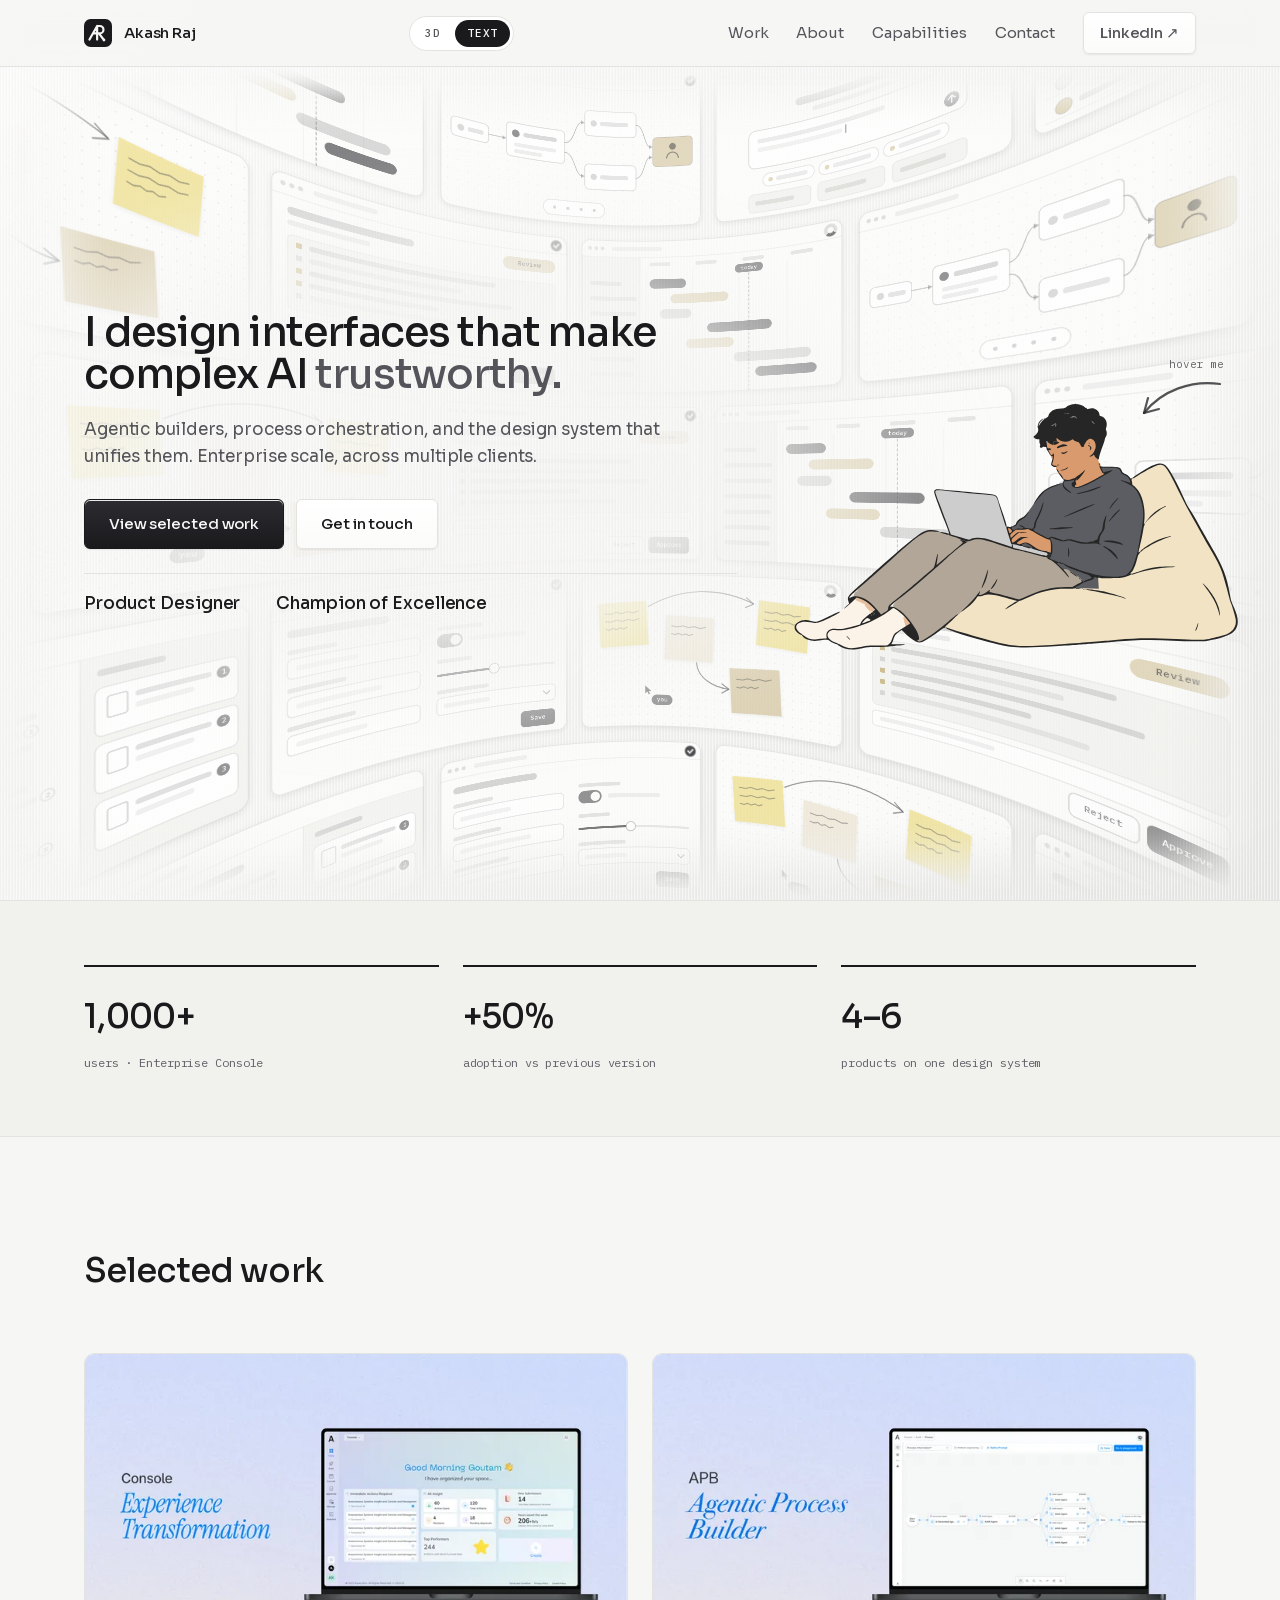
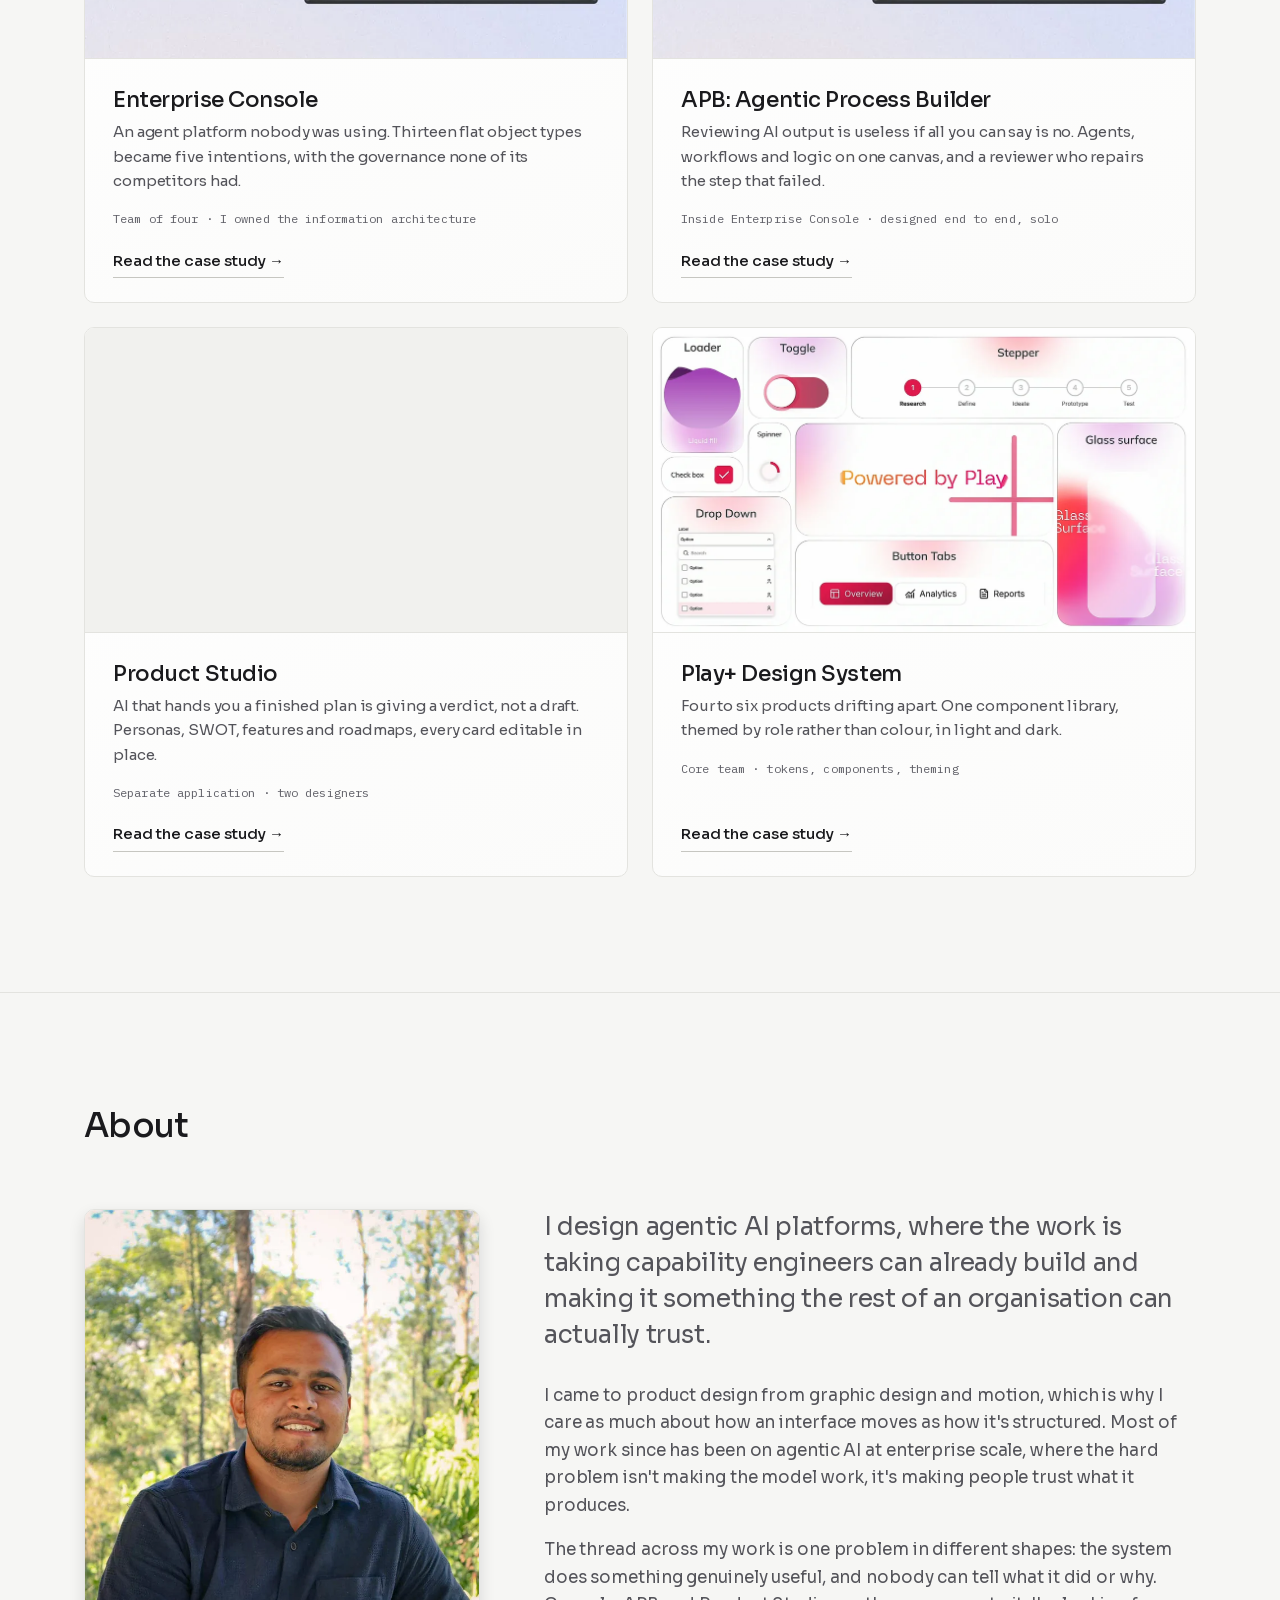
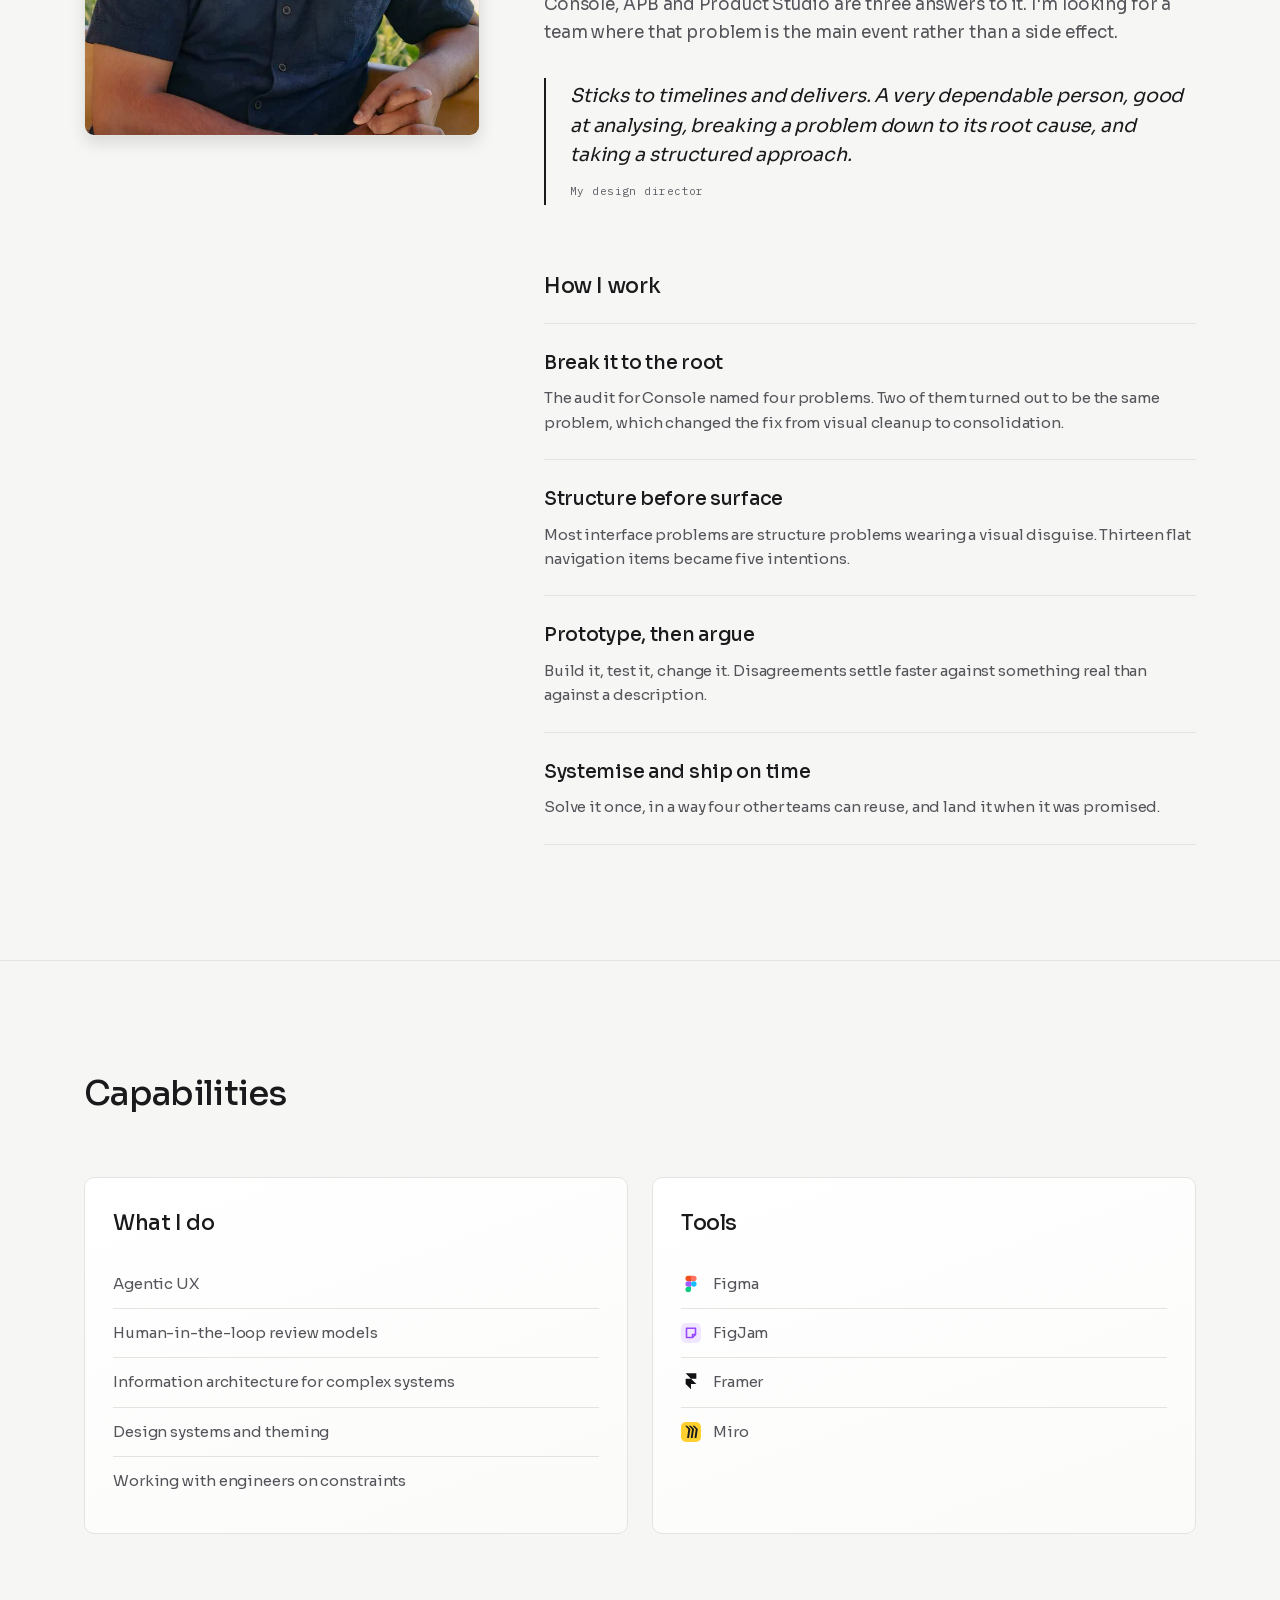
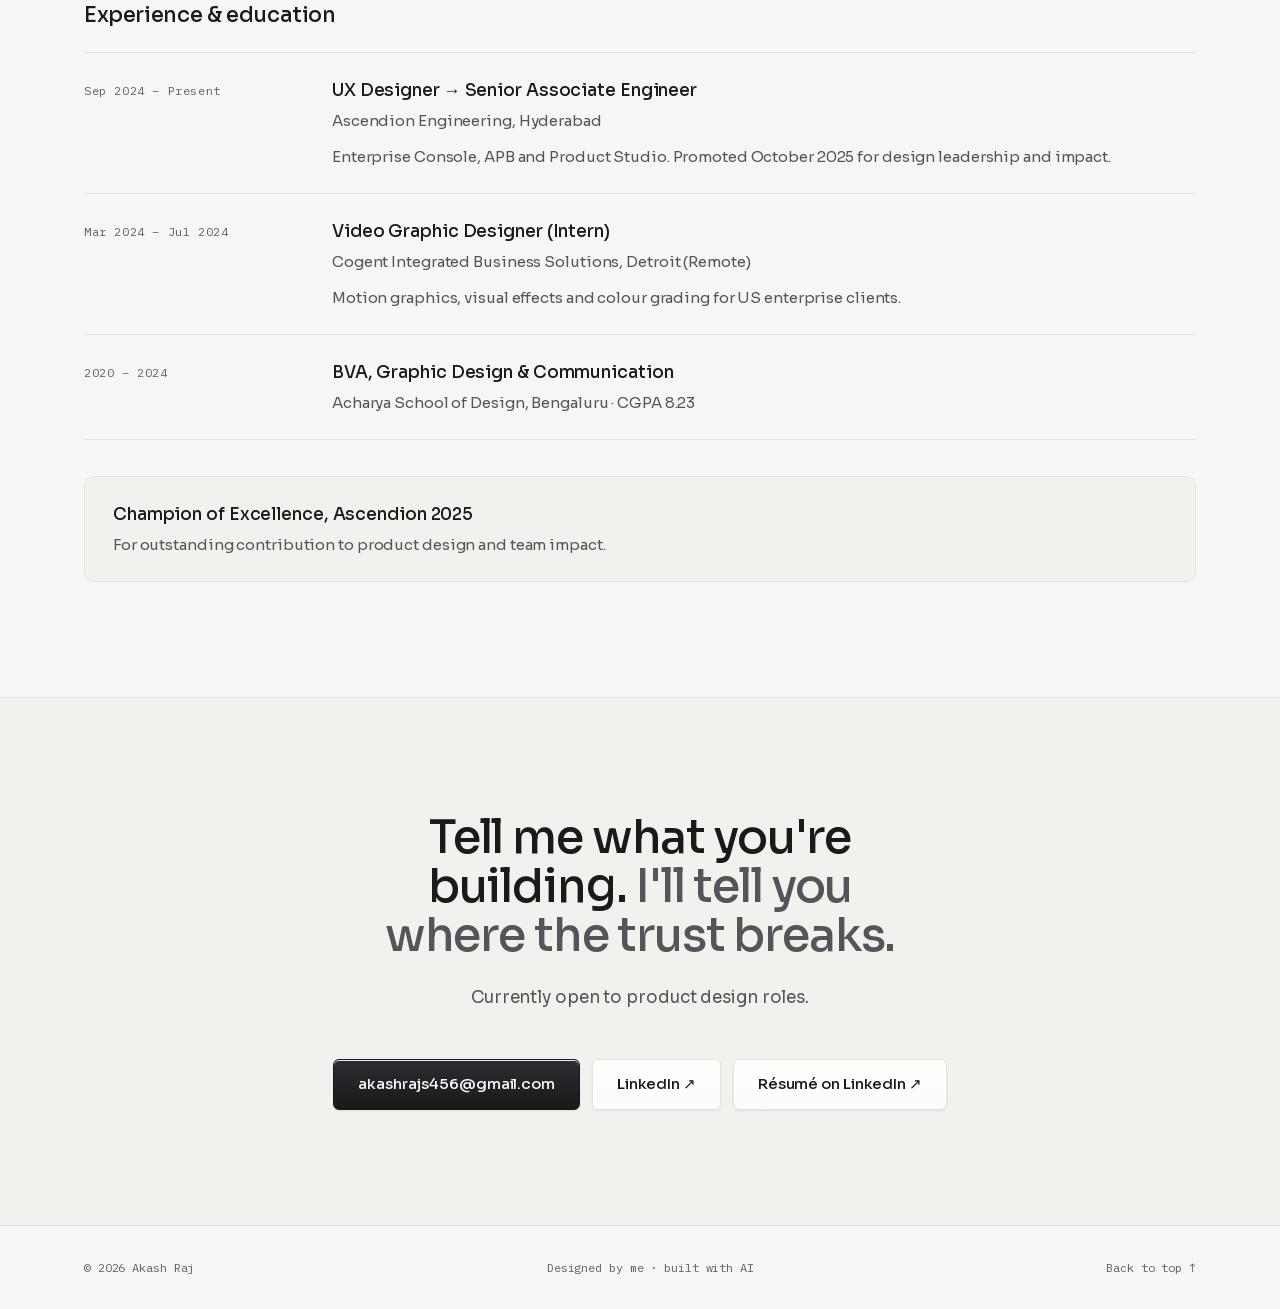
<file: index.html>
<!doctype html>
<html lang="en">
<head>
<meta charset="utf-8">
<meta name="viewport" content="width=device-width, initial-scale=1">
<meta name="color-scheme" content="only light">
<title>Akash Raj · Product Designer, Agentic AI</title>
<meta name="description" content="UX designer building AI-first product experiences at enterprise scale. Agentic workflows, Human-in-the-Loop patterns, and the design system that unifies them.">
<link rel="canonical" href="https://evangelakash.github.io/akash-portfolio/">
<link rel="icon" href="favicon.svg" type="image/svg+xml">
<link rel="apple-touch-icon" href="apple-touch-icon.png">
<meta name="theme-color" content="#F6F6F4">
<meta name="author" content="Akash Raj">
<meta property="og:type" content="website">
<meta property="og:site_name" content="Akash Raj">
<meta property="og:title" content="Akash Raj · Product Designer, Agentic AI">
<meta property="og:description" content="I design interfaces that make complex AI trustworthy. Agentic builders, process orchestration, and the design system that unifies them, at enterprise scale.">
<meta property="og:url" content="https://evangelakash.github.io/akash-portfolio/">
<meta property="og:image" content="https://evangelakash.github.io/akash-portfolio/og-cover.png">
<meta property="og:image:width" content="1200">
<meta property="og:image:height" content="630">
<meta property="og:image:alt" content="Enterprise Console after the redesign, shown on a laptop.">
<meta name="twitter:card" content="summary_large_image">
<meta name="twitter:title" content="Akash Raj · Product Designer, Agentic AI">
<meta name="twitter:description" content="I design interfaces that make complex AI trustworthy. Agentic builders, process orchestration, and the design system that unifies them, at enterprise scale.">
<meta name="twitter:image" content="https://evangelakash.github.io/akash-portfolio/og-cover.png">
<link rel="preload" href="fonts/Sora-300-latin.woff2" as="font" type="font/woff2" crossorigin>
<link rel="preload" href="fonts/Literata-400-latin.woff2" as="font" type="font/woff2" crossorigin>
<link rel="stylesheet" href="style.css?v=62">
<script>document.documentElement.className+=" js";</script>
<script>
/* keeps the heavy files (the 3D house above all) on disk between visits; this host expires them in ten minutes */
if ('serviceWorker' in navigator) addEventListener('load', () => navigator.serviceWorker.register('sw.js').catch(() => {}));
</script>
</head>
<body id="top">

<svg width="0" height="0" style="position:absolute" aria-hidden="true" focusable="false"><defs>
  <pattern id="tp-scatter" patternUnits="userSpaceOnUse" width="22" height="16">
    <rect width="22" height="16" fill="var(--tape)"/>
    <path d="M4 11 l3.1-5 3.1 5 Z M15.5 5.4 l2.4-3.9 2.4 3.9 Z" fill="var(--paper)" opacity=".85"/>
    <circle cx="17.4" cy="11.6" r="1.35" fill="var(--paper)" opacity=".7"/>
    <circle cx="8.8" cy="3" r="1" fill="var(--paper)" opacity=".55"/>
  </pattern>
</defs></svg>


<a class="skip" href="#main">Skip to content</a>
<header class="nav">
  <div class="container nav__inner">
    <a class="nav__mark" href="#top">
      <svg class="logo" viewBox="0 0 64 64" aria-hidden="true" focusable="false"><rect class="logo__tile" width="64" height="64" rx="15"/><path class="logo__ink" d="M12.5 47 L30 16 V47 M30 16 H36 A8.5 8.5 0 0 1 36 33 H21.6 M34 33 L43.4 45.2"/><circle class="logo__node" cx="45.6" cy="48" r="3.2"/></svg>
      <span class="nav__name">Akash Raj</span>
    </a>
    <nav class="view-toggle" aria-label="Page view">
      <a href="3d.html">3D</a>
      <a href="index.html" aria-current="page">Text</a>
    </nav>
    <nav class="nav__links" aria-label="Primary">
      <a href="#work">Work</a>
      <a href="#about">About</a>
      <a href="#capabilities">Capabilities</a>
      <a href="#contact">Contact</a>
      <a class="btn btn--sm" href="https://www.linkedin.com/in/evangelakash" target="_blank" rel="noopener">LinkedIn ↗</a>
    </nav>
      <details class="nav__menu">
        <summary aria-label="Menu"><span></span><span></span></summary>
        <div class="nav__sheet">
          <a href="#work">Work</a>
          <a href="#about">About</a>
          <a href="#capabilities">Capabilities</a>
          <a href="#contact">Contact</a>
          <a class="nav__sheet-narrow" href="https://www.linkedin.com/in/evangelakash" target="_blank" rel="noopener">LinkedIn ↗</a>
        </div>
      </details>
  </div>
</header>

<main id="main" tabindex="-1">

<!-- ===================== HERO ===================== -->
<section class="hero">
  <div class="container">
    <div class="hero__grid">
      <div>
        <h1 class="hero__title reveal" style="--d:80ms">
          I design interfaces that make complex AI <em>trustworthy.</em>
        </h1>
        <p class="hero__lede reveal" style="--d:160ms">
          Agentic builders, process orchestration, and the design system that
          unifies them. Enterprise scale, across multiple clients.
        </p>
        <div class="btn-row reveal" style="--d:240ms">
          <a class="btn btn--key" href="#work">View selected work</a>
          <a class="btn" href="#contact">Get in touch</a>
        </div>
        <ul class="hero__meta reveal" style="--d:320ms">
          <li><b>Product Designer</b></li>
          <li><b>Champion of Excellence</b></li>
        </ul>
      </div>

      <div class="stack reveal" style="--d:400ms" aria-hidden="true" data-phase="idle">
        <div class="plane" data-px="6" data-py="5" data-s="-24">
          <svg class="scene" viewBox="0 0 1250 1060" preserveAspectRatio="xMidYMid meet">
<g class="hb-bag"><path class="hb-cream" d="M1000.2 533C989.9 536.6 978 542 978 543.1C978 543.5 977 544.2 975.8 544.6C974.6 544.9 973 545.9 972.2 546.6C971.5 547.4 970.2 548 969.4 548C968.6 548 968 548.3 968 548.8C968 549.2 964.5 551.3 960.3 553.5C956 555.7 952.4 557.8 952.2 558.2C952 558.7 951.2 559 950.4 559C949.6 559 949 559.4 949 559.8C949 560.2 947.4 561.2 945.5 561.9C943.6 562.6 942 563.5 942 563.9C942 564.3 940.2 565.6 938 566.9C933.5 569.4 933.3 570.5 935.4 580.4C936.2 584.1 937.3 586.8 938.4 587.4C939.4 588 942.5 590.9 945.4 593.9C948.2 596.9 951.1 599.9 951.8 600.6C952.4 601.3 953 602.3 953 602.8C953 603.4 953.3 604 953.8 604.2C955.9 605.1 966 630.8 966 635.2C966 636.2 966.4 637 966.9 637C968.1 637 969.3 656.8 969.1 672.9C969 683 969.2 686.5 970.2 687.1C971.2 687.8 971 688.8 969.3 692.2C968.1 694.6 966.6 700.1 966 704.5C965.3 708.9 963.7 717.8 962.4 724.4C961.1 730.9 960 737.5 960 738.9C960 740.3 958.6 745.5 957 750.4C953.7 760.1 953.1 767 955.4 767C957.4 767 956.3 770.6 953.6 772.8C952 774.1 950.7 777.6 948.6 786.5C947.1 793.1 944.8 800.7 943.5 803.5C942.2 806.2 940.3 810.6 939.1 813.2C938 815.9 936.6 818 936.1 818C935.5 818 935 819.8 935 822C935 825 935.4 826 936.6 826C939.1 826 937.2 827.8 934 828.5C932.3 828.9 931 829.6 931 830.1C931 830.6 929.7 831 928.1 831C926.5 831 925 831.4 924.8 831.8C924.7 832.3 920 833.7 914.5 835.1C905.4 837.2 902.2 837.5 879 837.6C853.7 837.7 839.4 838.5 837.5 840C837 840.4 833.4 841.3 829.5 842C820.9 843.5 810 846.9 808.2 848.6C807.5 849.4 804.7 850.6 801.9 851.4C799.2 852.2 794.2 854.4 790.9 856.1C784.9 859.3 784.8 859.4 785.2 863.3L785.6 867.3L765.5 866.6C725.7 865.3 700.2 870.8 650.8 891.4C643.4 894.5 637 897 636.5 897C636.1 897 632.6 898.8 628.8 901C620.4 905.8 621 905.8 621 901.5C621 898.2 620.8 898 617.7 898C615.9 898 614 897.6 613.4 897.1C612.9 896.6 607.8 895 602.1 893.6C596.3 892.1 591.1 890.5 590.6 890.1C589.1 888.9 574.9 885.2 566.5 883.9C557.2 882.3 535 881.6 535 882.8C535 884.3 530 886 523.6 886.6C517.6 887.1 513 888.6 513 890.1C513 892 497.7 908.6 490 915.1C485.9 918.5 482.4 921.7 482.2 922.1C482 922.6 481.2 923 480.4 923C479.6 923 479 923.4 479 924C479 924.5 478.6 925 478 925C474.9 925 462.1 935.2 451.7 945.9C445.3 952.5 439.7 958 439.4 958C439.1 958 436.4 960.1 433.4 962.7C428.8 966.8 428 968 428 971C428 974.9 431.1 976.5 444.4 979.7C447.7 980.4 450.9 981.4 451.4 981.9C452.4 982.6 457.4 984 464.5 985.5C466.2 985.9 468.9 986.8 470.5 987.5C474.6 989.4 526 1004 528.5 1004C529.7 1004 531 1004.4 531.6 1004.9C532.6 1005.8 550.5 1010.8 563 1013.6C567.1 1014.6 571.2 1015.7 572 1016.1C574 1017 589.2 1020 595.5 1020.7C598.3 1021 601 1021.6 601.5 1022C603.8 1023.9 634 1025.3 660.5 1024.7C694.1 1024 835.2 1014 896 1008C950.7 1002.5 994.6 1002.3 1081 1007.1C1116.3 1009 1149.6 1007.2 1157.2 1003C1158.2 1002.4 1160.1 1002 1161.4 1002C1165.8 1002 1191.4 995 1197.5 992.1C1207 987.6 1215.6 979.8 1216.7 974.7C1217 973.2 1217.6 972 1218 972C1219.6 972 1221.3 958.8 1220.6 952.2C1219.8 944.3 1217.6 935.4 1215.5 931.4C1214.7 929.8 1214 928 1214 927.3C1214 925.5 1205.9 901.6 1204.9 900.4C1204.4 899.8 1203.6 897.3 1203.1 894.9C1201.4 886.5 1191.8 849.4 1188.3 838C1182.3 818.2 1169.3 786.6 1166.1 784C1165.8 783.7 1164.2 780.9 1162.5 777.8C1160.9 774.6 1159.2 772 1158.8 772C1158.4 772 1157.8 771 1157.4 769.7C1157 768.5 1151.9 759.5 1146.1 749.7C1140.3 739.8 1133.7 728.5 1131.5 724.4C1129.3 720.4 1127 716.3 1126.3 715.3C1125.6 714.3 1122.3 708.1 1118.9 701.5C1115.5 694.9 1112.4 689.3 1112.1 689C1111.8 688.7 1109.9 685.5 1108 681.8C1106.1 678 1104.2 675 1103.8 675C1103.3 675 1103 674.5 1103 673.8C1103 672.8 1094.3 657.1 1093 656C1092.7 655.7 1090.3 650.8 1087.5 645C1081.9 633.3 1075.2 621.2 1073.3 619.2C1072.6 618.5 1072 617.2 1072 616.4C1072 615 1043.3 557 1042.1 556C1041.7 555.7 1040.8 554.2 1040 552.6C1037.1 547 1036.5 546 1035.8 546C1035.3 546 1035 545.5 1035 545C1035 544.4 1034.1 543 1033 541.8C1031.9 540.6 1031 539.1 1030.9 538.6C1030.9 537 1025.3 532.9 1021.2 531.4C1015.4 529.3 1009.2 529.8 1000.2 533ZM1022.5 809C1022.2 809.5 1021 810 1019.9 810C1018.8 810 1018.2 809.5 1018.5 809C1018.8 808.4 1020 808 1021.1 808C1022.2 808 1022.8 808.4 1022.5 809ZM1013.5 810C1013.2 810.5 1011.5 811 1009.9 811C1008.1 811 1007.1 810.6 1007.5 810C1007.8 809.4 1009.5 809 1011.1 809C1012.9 809 1013.9 809.4 1013.5 810ZM1005.5 811C1005.2 811.5 1004 812 1002.9 812C1001.8 812 1001.2 811.5 1001.5 811C1001.8 810.4 1003 810 1004.1 810C1005.2 810 1005.8 810.4 1005.5 811ZM999.5 812C999.2 812.5 998 813 996.9 813C995.8 813 995.2 812.5 995.5 812C995.8 811.4 997 811 998.1 811C999.2 811 999.8 811.4 999.5 812ZM993.5 813C993.2 813.5 992.2 814 991.4 814C990.6 814 990.2 813.5 990.5 813C990.8 812.4 991.8 812 992.6 812C993.4 812 993.8 812.4 993.5 813ZM987.5 814C987.2 814.5 986.4 815 985.9 815C985.3 815 985.2 814.5 985.5 814C985.8 813.4 986.6 813 987.1 813C987.7 813 987.8 813.4 987.5 814ZM981 815.8C981 816.6 966.8 820.1 966.1 819.4C965.2 818.6 967.1 817.8 972.7 816.5C980.1 814.9 981 814.8 981 815.8ZM851.3 874.1C854.4 874.8 857 875.7 857 876.2C857 876.8 856.2 876.9 855.3 876.5C854.3 876.2 850.5 875.6 846.8 875.3C843 875 840 874.3 840 873.9C840 872.7 844.6 872.8 851.3 874.1ZM885.5 883.2C886.9 883.8 886.1 883.9 883 883.5C880.5 883.2 878.1 882.4 877.5 881.8C876.4 880.7 882 881.6 885.5 883.2ZM1160 893.1C1160 893.6 1159.6 894 1159 894C1158.5 894 1158 893.3 1158 892.4C1158 891.6 1158.5 891.2 1159 891.5C1159.6 891.8 1160 892.5 1160 893.1ZM1171.5 918.9C1171.8 919.4 1171.6 920.1 1171 920.5C1170.5 920.8 1170 920.4 1170 919.6C1170 917.8 1170.6 917.5 1171.5 918.9ZM207.7 902.7C207.3 903 207 904.8 207 906.7C207 909.9 207.1 910 211 910L215 910L215 906C215 902.1 214.9 902 211.7 902C209.8 902 208 902.3 207.7 902.7ZM217 923.8C217 925.4 217.7 928.7 218.6 931.3C220.5 936.8 223.9 937.6 229.1 933.9C234 930.5 233.2 926.1 227.1 923.2C220.2 920 217 920.2 217 923.8Z"/><path class="hb-ink" d="M1006.4 527.5C994.2 530.1 977.4 538.9 950.3 556.8C943.1 561.6 937.1 566.1 937.1 566.7C937 568.7 938 568.3 945.5 563.9C1000.6 531.5 1011.4 527 1021.8 532.4C1029.1 536.1 1039.2 552.9 1060.4 596C1075.8 627.2 1090.2 654.6 1104.1 679C1109.9 689.2 1118.2 704 1122.5 712C1130.4 726.6 1134.2 733.2 1155.5 769.5C1176.5 805.3 1182.9 821.3 1194.4 866.6C1200.1 889.1 1204.3 904 1205.9 907.5C1208.8 913.6 1218 944.6 1218.8 950.7C1221.4 969.5 1212.1 984.2 1192.8 992.3C1188.5 994.1 1162.4 1000.8 1146.5 1004.2C1132.7 1007.1 1104.2 1007.3 1056 1004.7C985.9 1001 948.9 1001.5 897 1006.5C861.3 1010 833 1012.2 752.5 1018C618.7 1027.6 615.5 1027.4 523.6 1001.4C467.7 985.5 439.7 977.1 430.8 973.5C429.7 973.1 429 973.2 429 973.9C429 980.9 563.4 1020.4 604.5 1025.4C630.5 1028.6 668.5 1028.3 726 1024.5C784.5 1020.6 797 1019.7 832.5 1016.9C853.4 1015.3 881.1 1012.9 894.1 1011.5C939.5 1006.8 995.7 1005.9 1047.5 1009C1082.4 1011.1 1126.6 1011.4 1140 1009.6C1172.6 1005.2 1202.2 995.3 1212.9 985C1228.1 970.4 1228.3 951.4 1213.6 917.7C1206.2 900.7 1205.4 898.2 1203 883.5C1195.3 835.7 1184 806.5 1153.2 754.4C1146.1 742.2 1135.1 723.1 1128.9 711.9C1114.5 685.8 1104.4 668.3 1095.7 654.5C1085.5 638.4 1085.8 639.1 1076.5 618.5C1051.3 563.2 1034.3 534.4 1024 529.4C1017.9 526.4 1013.6 525.9 1006.4 527.5ZM1021.9 645C1005.3 651.7 989.9 664.3 976.7 682C974.1 685.4 972.2 688.5 972.5 688.8C972.8 689.1 973.8 688.3 974.6 686.9C981.7 676.2 1017 647.8 1028.3 643.7C1029 643.5 1029.3 643 1029 642.8C1028.7 642.5 1025.5 643.5 1021.9 645ZM1030 727.1C1015.9 730.8 999.5 737.7 985.6 746.1C973.2 753.4 959 764.4 959 766.5C959 768.6 960.4 768.4 962.6 765.9C971 756.5 1011.7 735.3 1036 727.5C1041.1 725.9 1044.7 723.9 1042.5 724C1041.9 724.1 1036.3 725.4 1030 727.1ZM1005 808.5C986.8 811.2 971.6 815 955.5 820.9C951.1 822.6 945.4 824.2 942.9 824.5C938.7 825 933.8 828.2 935.2 829.5C935.4 829.8 938.8 828.9 942.7 827.5C968.4 818.6 1009 811.1 1041.8 809.4C1049 809 1054.7 808.3 1054.4 807.9C1053.6 806.6 1014.7 807 1005 808.5ZM832.7 836.6C831.8 837.5 831.8 842 832.7 842C835.7 842 845.9 839.6 845.5 839C845.3 838.6 843.3 838 841.3 837.6C839.2 837.3 836.6 836.7 835.5 836.4C834.4 836.1 833.1 836.2 832.7 836.6ZM1128 852.3C1128 852.6 1131.5 857.3 1135.7 862.7C1147.4 877.6 1158.2 894.7 1163.8 907.2C1168.7 918 1174 934.1 1174 938.1C1174 939.1 1174.5 940.2 1175.1 940.6C1176.9 941.6 1175.2 929.1 1172.4 919C1167.9 903.4 1157.7 885 1145 869.5C1138.9 862.2 1128 851.1 1128 852.3ZM784.3 865.6C781 867.1 783.7 868 791.2 868C796.3 868 799 867.6 798.5 867.1C797.3 866 786.1 864.8 784.3 865.6ZM800.5 867.9C801.1 868.5 803.1 869.3 805 869.6C807.4 870.1 808.2 869.9 807.5 869.2C807 868.7 804.9 867.9 803 867.5C800.5 867 799.8 867.1 800.5 867.9ZM809.2 869.6C809.6 869.9 818.9 871.7 830.1 873.6C856.8 878.1 906 889.6 917.6 894C918.9 894.5 920 894.6 920 894.2C920 892.5 876.4 878.8 857.4 874.6C838.3 870.4 806.7 867.1 809.2 869.6ZM613.1 907C603.3 912.9 589.7 923 590.4 923.8C590.7 924 595.8 921.4 601.7 917.8C607.7 914.2 616 909.4 620.3 907.1C629 902.3 629.3 902 624.7 902C622.4 902 618.6 903.6 613.1 907ZM226 936.5C226 940.7 228.5 941.2 233.1 937.9C237.6 934.7 236.9 933 231 933L226 933L226 936.5ZM1115.7 962C1115.3 962.8 1114.2 966 1113.2 969C1112.2 972 1110.5 976.2 1109.6 978.4C1107.5 983 1109.5 983 1112.2 978.4C1114.3 974.9 1117.3 963.4 1116.7 961.7C1116.4 960.9 1116.1 961 1115.7 962Z"/></g>
<g class="hs-lean"><g class="hs-breathe">
<g class="hs-head-tilt"><g class="hs-head">
<path class="hb-skin" d="M750 552L808 532L850 526L856 590L810 606L756 600Z"/><path class="hb-skin" d="M729 461L729 465L725 465L721 465L721 469C721 473.9 719.1 474.3 713.6 470.5C711.6 469.1 708.5 468 706.8 468L703.7 468L704.4 475.2C705.3 484.7 705.8 486 708 486C709 486 710.2 486.4 710.5 487C710.8 487.5 710.4 488 709.6 488C707.1 488 707.6 493.2 710.7 499.5C712.2 502.5 713.9 505 714.6 505C715.2 505 716 506.8 716.4 509C716.9 512.1 717.5 513 719 513C721.4 513 721.5 514.4 719.5 520C716.1 529.5 718.4 535 725.6 535C728.3 535 728.8 535.4 729.4 538.1C730.4 543.5 735.1 552.9 737.5 554.4C738.8 555.2 741.9 559.3 744.5 563.4C749.8 571.9 753 574 760.9 574C767.7 574 779.4 569.5 789 563.1C793.1 560.4 796.7 558.4 796.9 558.6C797.9 559.5 791.2 566.6 786.7 569.4L781.8 572.4L782.3 578.2C782.7 582.6 782.5 584 781.3 584.4C780.3 584.8 780 586.2 780.2 588.7L780.5 592.5L787 592.4C796.8 592.2 816.2 583.5 848.9 564.9C861.1 557.9 862.6 555.4 857.9 550.4C855.7 548 848 530.9 848 528.3C848 525.8 845.7 520 844.7 520C844.3 520 844.1 519.2 844.5 518.1C845.3 515.6 843.4 511 841.6 511C840.7 511 839 509.2 837.8 507C836.5 504.8 834.7 503 833.8 503C831.5 503 831.5 503.1 835.3 495.8C839.7 487.2 840.1 470.7 836 464.8C829.8 455.6 816 455.6 810.4 464.7C809.5 466.2 807.9 468.7 806.9 470.1C806 471.5 804.7 474.6 804 476.9C802.7 481.7 801.7 482 799.7 478.2C794.1 467.7 793.6 467 789.7 466.4C787.7 466 783.9 464.4 781.5 462.9C775.9 459.3 772.5 459.3 766.9 462.5C758.1 467.5 740.8 465 736.6 458.1C736.2 457.5 734.3 457 732.4 457C729.1 457 729 457.1 729 461Z"/><path class="hb-hairhi" d="M781.3 364.7C782.2 364.9 783.6 364.9 784.3 364.7C784.9 364.4 784.2 364.2 782.5 364.2C780.9 364.2 780.3 364.4 781.3 364.7ZM745.8 376.7C747 376.9 748.8 376.9 749.8 376.7C750.7 376.4 749.7 376.2 747.5 376.3C745.3 376.3 744.5 376.5 745.8 376.7ZM752.5 389.9C751.3 390.4 752.8 390.7 756.6 390.7C759.8 390.7 763.5 391.2 764.8 391.9C766 392.5 767 392.7 767 392.2C767 389.7 757.1 388.1 752.5 389.9ZM707.7 397.9C707.3 399.6 707.4 400 708.2 399.2C708.7 398.7 709 397.6 708.8 396.9C708.5 396.1 708.1 396.6 707.7 397.9ZM773.5 399.5C770.2 400.9 767.4 402 767.3 402C767.1 402 767 402.4 767 403C767 403.5 768.9 403 771.3 402C778 398.9 781.4 399.3 784 403.6C786.8 408 787.8 407.4 785.4 402.8C784.4 401 783.6 399 783.5 398.5C783.5 396.6 779.5 397 773.5 399.5ZM697 404C697 404.4 697.7 404.7 698.5 404.6C700.8 404.3 701.1 403.4 699 403.3C697.9 403.2 697 403.5 697 404ZM826.6 413.4C828.3 414.2 830.9 416.3 832.3 418.1C835.3 421.9 835.8 421.4 833.5 417C831.8 413.7 829.2 412 825.8 412C823.8 412.1 823.8 412.2 826.6 413.4ZM723.1 420.2C720.2 422.1 716.9 425.1 715.8 427L713.8 430.5L716.2 427.9C718.5 425.2 725.7 420 727 420C727.4 420 728 421.8 728.4 423.9C728.7 426.1 729.5 428.2 730.2 428.6C731 429.1 731.1 428.8 730.7 427.6C730.3 426.6 730 423.8 730 421.4C730 416.1 729.9 416.1 723.1 420.2ZM682 424.2C682 426.1 682.2 426.2 683 425C684.3 423.1 684.3 422 683 422C682.5 422 682 423 682 424.2ZM679.2 426C679.2 427.9 679.4 428.7 679.7 427.7C679.9 426.8 679.9 425.2 679.7 424.2C679.4 423.3 679.2 424.1 679.2 426ZM674.4 448.2L672.5 450.5L674.8 448.6C676.9 446.8 677.5 446 676.7 446C676.5 446 675.5 447 674.4 448.2ZM695 481C695.8 481.5 697 482 697.5 482C698.1 482 697.8 481.5 697 481C696.2 480.5 695.1 480 694.5 480C694 480 694.2 480.5 695 481Z"/><path class="hb-hilite" d="M795 365.7C799 367.2 806.8 371.4 809 373.3C811.1 375.2 811.2 375.2 810 373.5C806.9 369.3 798.6 364.8 794.6 365.1C794 365.1 794.2 365.4 795 365.7ZM689.9 410.7C687 414.2 685.8 416 686.3 416C686.5 416 688 414.4 689.4 412.5C692.2 408.9 692.5 407.6 689.9 410.7Z"/><path class="hb-ink" d="M767.6 367.4C763.7 368.7 759.9 370.8 758.6 372.2C755.8 375.6 751.2 377 743.1 377C734.8 377 725.8 379.2 720 382.8C714.7 386.1 709 393.2 709 396.6C709 398.2 708 399.4 705.8 400.6C696.2 405.5 687.7 414 684.3 421.9C682.5 426.1 681.4 425.3 682.9 420.7C684.4 416.2 688.2 411.1 692.7 407.7C697.3 404.3 695.3 404.2 689.6 407.5C682.1 411.9 678 423.9 681 432.9C682.6 438 678.7 445.8 672.3 450.4C667.3 453.9 667.3 454 670.3 456.8C673.1 459.4 677.2 461 681.5 461C684.8 461 684.8 461.1 684.3 464.8C684 467.1 684.4 470.1 685.4 472.5C686.8 475.7 686.9 476.9 685.9 479.3C683.9 484 690.3 486.2 693.3 481.9C694.5 480.2 695.2 480 696.8 480.9C698 481.5 699.7 482 700.8 482C702.9 482 704 483.8 704 487.5C704 488.7 704.7 490.3 705.6 491C706.4 491.8 708.9 495.4 711.1 499.1C714.3 504.5 715.8 506 718.2 506.5C721.8 507.3 721.7 509.6 717.9 521.8C716.3 527.1 715.9 529.6 716.6 530.8C719.6 535.5 730.1 538.5 730.8 534.7C731.1 533.3 730.4 533 727.3 533C724.7 533 722.6 532.3 721.2 531C718.5 528.5 718.5 528.7 721.1 522.1C723.6 515.5 724.9 500.7 723.1 499.5C722.3 499.1 721.7 499.6 721.3 500.9C721 502.1 720.2 503 719.5 503C718.7 503 717.6 503.2 716.8 503.5C715.9 503.9 714.4 501.8 712.2 497.5C708.3 489.5 708.3 490 712.5 490C714.7 490 716 489.5 716 488.7C716 486.4 713.7 485 709.9 485C705.7 485 705.7 484.8 704.4 471.5L703.7 464.5L707.7 468.6C711.1 472.1 718.8 476 722.2 476C722.6 476 723 474 723 471.5L723 467L728 467C732.7 467 734.3 465.9 732 464.5C731.1 463.9 730.5 457 731.4 457C731.6 457 733.3 458.4 735.1 460.1C743.7 468.2 758.1 469.7 769.1 463.8L775 460.7L777.3 462.8C780 465.3 786.1 468 789.2 468C791 468 792.3 469.5 795.3 475C798.6 481.1 799.5 482 801.9 482C804.4 482 804.9 481.5 806 477.5C806.7 475 807.6 473 808 473C808.4 473 809.3 471.7 809.9 470.1C811.4 466.5 816.6 461.4 820.2 460.1C829.5 456.6 839.3 469 837.5 482C836.1 492 828.5 504.3 822.9 505.5C820.8 506 820.1 506.5 820.8 507.2C822.2 508.6 827.5 507.3 829.6 504.9C832 502.2 832.7 502.5 835 507C836.2 509.3 838.1 511.5 839.4 512C840.7 512.4 842 513.6 842.3 514.4C843.5 517.4 845.9 516.2 846.5 512.2C847.7 505.1 852.2 490.5 856.7 479C859.1 472.7 861.6 465.1 862.2 462C862.7 459 864.1 455.3 865.2 453.7C868.1 449.7 868.6 443 866.6 437.6C865 433.5 865 432.9 866.6 428C870.8 415 864.2 400.9 852.4 397.8C848.9 396.8 848 396.1 848 394.4C848 387 842.1 379.7 834.2 377.4C829 375.9 826.7 376 816.3 378.6C814.4 379.1 814 378.8 814 377.1C814 375.9 813.5 375 812.9 375C812.4 375 812.2 375.4 812.5 376C813.5 377.7 812 377.1 809.7 374.9C799.8 365.6 782.2 362.4 767.6 367.4ZM755.5 390C755.2 390.5 754.4 391 753.9 391C753.3 391 753.2 390.5 753.5 390C753.8 389.4 754.6 389 755.1 389C755.7 389 755.8 389.4 755.5 390ZM764.6 390.5C766.4 391.9 766.2 391.9 763 391.4C758.6 390.6 756.7 389 760.1 389C761.5 389 763.5 389.7 764.6 390.5ZM784.3 400.6C786.7 405.4 786.4 407.2 783.9 403.2C781.5 399.5 778.3 399 772.3 401.5C770.3 402.3 768.5 402.8 768.2 402.5C767.8 402.1 773.2 399.4 778 397.7C781.2 396.5 782.6 397.2 784.3 400.6ZM831.5 414.5C832.9 415.8 834 417.7 834 418.7C833.9 420.4 833.9 420.4 833 418.8C832.4 417.9 830.5 416 828.7 414.6C826.3 412.6 825.9 412 827.3 412C828.3 412 830.2 413.1 831.5 414.5ZM729.9 422.7C729.9 428.3 728.2 427.9 728.1 422.2C728 419.4 727.1 419.4 722.6 422.5C718.8 425.1 716.4 425.8 717.5 424C718.2 422.9 728 417 729.3 417C729.7 417 730 419.6 729.9 422.7ZM819.4 471.4C818.5 472.9 818 474.3 818.2 474.6C818.5 474.8 819.5 473.9 820.4 472.4C821.4 471 821.9 469.6 821.7 469.3C821.4 469.1 820.4 470 819.4 471.4ZM817.7 476.6C816.3 478 817 480 819 480C822.1 480 823.6 484.1 822 488C821.3 489.7 821 491.3 821.3 491.6C822 492.3 826 486.1 826 484.4C826 482.6 822 478 820.5 478C819.8 478 819 477.5 818.8 476.9C818.6 476.4 818.1 476.2 817.7 476.6ZM846.1 527.2C846.1 528.5 846.5 530.4 847 531.5C848.3 534.7 849.3 531 848.1 527.7C846.8 524.4 846 524.2 846.1 527.2ZM803.1 549.2C798.1 553.8 785.4 563.2 782.7 564.4C781.9 564.7 782.1 565.3 783.3 566C784.3 566.6 785 568.3 785 570C785 574.4 786.5 573.8 793.9 566.2C799.8 560.4 810 545.6 808.9 544.6C808.7 544.4 806.1 546.4 803.1 549.2ZM737 552.6C737 554.2 747.7 569 748.8 569C749.6 569 750 568.4 749.7 567.7C747.2 561.1 737 549 737 552.6ZM782.7 582.7C781.5 583.8 781.9 585 783.5 585C784.3 585 785 584.3 785 583.5C785 581.9 783.8 581.5 782.7 582.7Z"/>
<g class="hs-brow"><path class="hb-ink" d="M723 471.6L723 476.2L726.8 475.5C729.8 475 735.5 472.3 738 470.2C739.5 469 733.9 467 728.8 467L723 467L723 471.6ZM750.8 467.7C752.5 467.9 755.5 467.9 757.3 467.7C759 467.5 757.6 467.3 754 467.3C750.4 467.3 749 467.5 750.8 467.7ZM745 475.4C736 478 732 480.5 732 483.6C732 485.7 735.2 485.3 741.3 482.6C744.3 481.3 749.9 479.9 753.9 479.5C761.5 478.7 762.6 477.9 758.3 476.2C753.4 474.3 749.6 474.1 745 475.4Z"/></g>
<g class="hs-eyes-down"><path class="hb-ink" d="M756.5 494.6C753.8 496.2 751 497 747.8 497C745.1 497 743 497.4 743 497.8C743 498.8 747.5 501 749.6 501C752.2 501 758.9 497.1 760 494.9C761.7 491.9 761 491.8 756.5 494.6Z"/></g>
<g class="hs-eyes-open"><ellipse class="hb-ink" cx="751.5" cy="494" rx="5.4" ry="7"/><circle class="hb-glint" cx="749.9" cy="491.4" r="1.7"/></g>
<g class="hs-eyes-happy"><path class="hb-stroke" d="M741 499Q751.5 487 762 499"/></g>
<g class="hs-mouth-flat"><path class="hb-ink" d="M732 531C730.9 531.7 731.4 532 734.2 532C736.2 532 738.2 531.5 738.5 531C739.3 529.7 734 529.7 732 531ZM731 535C731 535.5 731.5 536 732 536C732.6 536 733 535.5 733 535C733 534.4 732.6 534 732 534C731.5 534 731 534.4 731 535ZM757.1 539.7C754.7 541.2 750 543.1 746.6 544.1L740.5 545.9L745.3 545.9C750.5 546 758.1 542.8 761.4 539.1C763.9 536.3 762.4 536.5 757.1 539.7ZM731 540.2C731 543 734.9 551 736.5 551.6C739.2 552.7 738.9 551.7 734.9 545.1C732.8 541.5 731 539.4 731 540.2Z"/></g>
<g class="hs-mouth-o"><ellipse class="hb-mouth" cx="749" cy="540" rx="5.2" ry="6.4"/></g>
<g class="hs-mouth-smile"><path class="hb-mouth" d="M735 535C742 548 756 549 764 532C754 538 744 539 735 535Z"/></g>
</g></g>
<path class="hb-hood" d="M678 758L840 766L846 868L692 862Z"/><path class="hb-hood" d="M852 539.2C852 541 853 544.9 854.2 547.8L856.5 553.2L861.9 552.6L867.3 552.1L851.4 561.6C826.9 576.3 797.7 590.1 788.1 591.6C778.8 593.1 770.9 583.5 778 579.3C780.6 577.8 781 577 780.8 574C780.4 569.7 776.7 568.9 769.2 571.4C766.7 572.3 762.1 573 758.9 573C753.6 573 753.1 573.2 750.7 576.4C748.7 578.9 747.1 579.9 743.8 580.4C738.9 581.1 727.8 585 726.9 586.2C726.6 586.6 723.7 588 720.4 589.3C711.7 592.8 696.9 600.8 693.7 603.8C690.1 607.2 676 624.6 676 625.6C676 626.8 661.2 648.7 654.6 657.4C644.5 670.5 641.9 673 634.9 676.6C627.9 680.1 623.9 684.2 621.9 689.9C621 692.5 619.5 693.7 613.9 696.2C607.7 699 607 699.5 607 702.2C607 709.4 612.1 711.8 619.5 708C622.5 706.5 625.4 706 631.7 706C639.3 706 640 705.8 640 704C640 701.6 641.3 701.4 643.1 703.6C644.1 704.8 645.6 705.1 649 704.7C651.7 704.4 654.8 704.7 656.9 705.6C658.7 706.4 661.7 707 663.6 707C666.2 707 666.9 707.4 667.2 709.2C667.7 713 702.8 732 709.1 732C713 732 715.1 735.7 717.1 746.5C719.2 757.7 715.7 781 711.9 781C711.4 781 711 782.6 711 784.5C711 788.5 712.2 789.3 724.3 793L732 795.4L732 798.9C732.1 805.3 746.9 816.1 763.5 821.9C770 824.2 778.2 829.4 784.2 835.1C786.2 837 789 839.2 790.4 840C791.8 840.7 794.3 843 796 845.1C799.8 849.9 804.1 850.3 812.2 846.5C815.1 845.2 819.9 843.5 822.8 842.9C827.9 841.7 828 841.6 828 838.2C828 835.9 827.2 833.8 825.8 832.3C822.4 828.7 823.9 828.7 837.6 832C864 838.4 909.5 838.4 922.1 832C927.3 829.3 935.5 819.9 939 812.5C944.6 800.8 953.9 770.4 955.5 758.8C956.3 753 957.9 743.8 959 738.3C969.1 690.5 971.1 667.3 967.2 644.5C962.2 615.3 953 596.8 938.2 586.3C934.6 583.7 932.2 581.4 932.8 581.2C933.5 581 934 579.4 934 577.7C934 568.3 928.5 560.8 918.8 556.6C909.5 552.6 909.6 552.7 908 547.7C904.6 537.4 900.3 536 872.3 536L852 536L852 539.2ZM859.1 703.3C858.3 704.1 858 704 858 702.9C858 700.9 859.3 699.5 859.8 701C860.1 701.7 859.7 702.7 859.1 703.3ZM845.4 738.9C844.8 742.6 844.4 743.1 842.6 742.6C841.4 742.3 838.7 742 836.6 742C832.9 742 832.8 741.9 834.4 740.2C835.3 739.1 837.8 737.7 840.1 737C842.3 736.2 844.3 735.2 844.7 734.8C845.7 733 846.1 734.8 845.4 738.9ZM885.5 739C885.8 739.5 885.7 740 885.1 740C884.6 740 883.8 739.5 883.5 739C883.2 738.4 883.3 738 883.9 738C884.4 738 885.2 738.4 885.5 739ZM890.5 740C890.8 740.5 890.7 741 890.1 741C889.6 741 888.8 740.5 888.5 740C888.2 739.4 888.3 739 888.9 739C889.4 739 890.2 739.4 890.5 740ZM894.5 741C894.8 741.5 894.7 742 894.1 742C893.6 742 892.8 741.5 892.5 741C892.2 740.4 892.3 740 892.9 740C893.4 740 894.2 740.4 894.5 741ZM640.3 743.2C638.5 744 638 745.2 638 747.9L638 751.5L648.8 754.3C663.1 757.9 664 757.9 664 753.6C664 746.8 647.7 739.6 640.3 743.2Z"/><path class="hb-ink" d="M848 534.3C848 538.5 856.2 553.5 858.8 553.8C862.5 554.4 861.5 555.2 846.7 563.5C813.8 582 793.6 591 785.4 591L780.9 591L781.6 587.2C781.9 585.2 782.9 583 783.7 582.3C784.9 581.3 784.9 580.7 783.6 577.5C781.6 572.9 781.6 573 783.6 573C784.7 573 785 572.2 784.8 569.7C784.4 565.4 782 565.2 774.4 568.5C766.4 572.1 759.1 572.8 754 570.5C749.7 568.6 747.9 569 750 571.5C751 572.7 750.9 573.7 749.2 577C744.9 585.8 750 595.4 763.4 603.4C773.9 609.7 774 607.4 763.5 599.5C751.3 590.3 747.7 583.7 751.6 577.1C753.1 574.6 753.9 574.2 755.5 574.8C758.9 576 766.3 575.3 772 573.1C776.1 571.5 777.6 571.3 778.2 572.3C779.6 574.4 779.1 575.5 776 577.3C766.7 582.8 775.1 594.7 787.5 593.7C798.2 592.8 825.4 580.4 854.5 562.9C863.9 557.3 874.1 551.4 877.3 549.7C882.7 546.9 885.1 544.2 881.3 545.3C880.3 545.5 876.6 546.5 873 547.5C869.4 548.4 864.8 549.6 862.7 550.2C860.7 550.8 858.9 551.1 858.7 550.9C858 549.8 853 538.9 853 538.5C853 538.2 861.5 538 871.8 538C898.2 538 902.7 539.5 906 549.8C907 553.1 908.3 554.8 910 555.5C918.8 559.1 924.8 562.9 927.7 566.7C930.4 570.4 933 578.4 931.7 579.6C931.5 579.8 927.3 578.5 922.4 576.6C912.8 573 906 571.4 906 572.8C906 573.3 910.2 575.3 915.3 577.3C940.2 587.2 951.3 598.7 959.4 623C970 654.8 969.5 677.1 957 736.3C955.9 741.8 954.3 751 953.5 756.8C951.9 768.4 942.6 798.8 937 810.5C933.5 817.9 925.3 827.3 920 830C907.3 836.5 865.6 836.3 838 829.6C807.4 822.2 761.2 806.3 753.5 800.5C750.3 798.2 736 793.6 736 794.9C736 796.8 740 798.9 745.3 799.9C749.4 800.6 751.7 801.7 753 803.3C756.8 808.1 776.5 816.4 806.6 826C817.9 829.6 820.2 830.7 823.6 834.1C827.9 838.6 827.7 839.2 820.5 840.9C812.2 842.9 804 847 804 849.1C804 851.5 804.7 851.5 810.7 848.9C813.3 847.8 819.1 845.8 823.5 844.5C830.3 842.6 831.5 841.9 831.8 839.9C832.4 836.1 833.3 835.9 840.1 837.5C847.6 839.2 896 839.6 907.2 838C916.2 836.7 932.3 831.5 934.3 829.2C936.6 826.7 936.4 825.7 934 826.5C931.4 827.3 931.4 825.8 934.1 823.4C939.4 818.7 945.8 804.1 950.1 787.1C952.4 777.9 953.6 775 956 772.5C959 769.4 959.9 767 958.1 767C957.5 767 956.8 767.4 956.5 768C955.5 769.6 954 769.2 954 767.2C954 766.3 955.3 760.9 957 755.3C959.9 745 966.3 714.3 967.6 704C968 701 969.1 696.8 970.1 694.8C972.4 690.3 972.4 689.9 970.4 690.7C969.1 691.2 969 690.7 969.4 687.9C974 658.5 967.8 622.3 954.7 602.2C950.4 595.6 940.1 585 938.1 585C937.5 585 937 583.5 937 581.7C937 580 936.5 576.8 935.9 574.6C935.1 571.9 935.1 570.5 935.9 569.7C937.7 567.9 937.1 566.7 934.8 567.3C933 567.7 931.9 567 929.8 564C926.6 559.4 924 557.6 916.4 554.5C911.2 552.4 910.5 551.7 908.9 547.4C904.8 536.8 902.5 536 873.6 535.7C853 535.5 850.9 535.3 850.4 533.7C849.6 531.2 848 531.6 848 534.3ZM740.5 581.7C705.7 589.7 688.2 602.4 672 631.2C669.2 636.4 668.8 639.7 671.6 635.2C674.9 630 693.7 607.6 698.4 603.3C704.7 597.5 714 592.8 730.5 587C743.6 582.4 748.2 579.9 740.5 581.7ZM833.5 594.7C815.8 600.7 793 607 788.8 607C787.2 607 786 607.5 786 608.1C786 611.1 814.3 605.3 832 598.7C858.3 588.8 859.5 585.8 833.5 594.7ZM891.8 626.7C884.3 633.9 876.6 644.7 875.4 649.6C874.9 651.9 875.4 651.5 878.5 647C885.1 637.5 888.1 633.7 894.9 626.7C898.5 623 900.9 620 900.1 620C899.4 620 895.6 623 891.8 626.7ZM694 633.5C693.4 635.1 691 641.6 688.9 647.8C686.7 654 681.8 665.5 677.9 673.3C672.1 684.8 670.7 688.5 670.3 693.5C670 697.3 669.2 700 668.2 700.8C666.7 701.9 666.7 702.2 668.3 703.8C671.1 706.5 673.5 702.4 674.9 692.8C675.7 686.6 677 683.1 680.4 676.7C686.4 665.7 690.7 654.6 693.7 642.7C696.1 632.8 696.3 627.9 694 633.5ZM818.5 642.4C801.5 648.9 795.5 651.5 772.9 661.7C763.3 666.2 754.4 670.1 753.2 670.4C752 670.8 751 671.5 751 671.9C751 672.9 776.8 663.2 800.5 653.2C835.4 638.7 847.7 631.3 818.5 642.4ZM895.9 657.3C889.8 662.4 881.4 672 875.7 680.5C871.1 687.2 872.7 686.8 879.2 679.5C882.7 675.6 889.6 668.2 894.7 662.8C899.8 657.5 904 652.9 904 652.6C904 651.2 902 652.3 895.9 657.3ZM649 664.6C643.9 670.3 641.2 672.5 636.5 674.6C627.5 678.6 622.4 684.1 619.7 693C619.5 693.8 617.2 695.1 614.6 695.9C609.9 697.2 608.4 699 611.9 699C616.4 699 622.7 695.2 623.9 691.9C625.8 686.4 629.9 682.1 636.3 678.9C639.7 677.2 644 674.4 645.8 672.6C649 669.6 656.6 658.2 655.9 657.5C655.7 657.3 652.6 660.5 649 664.6ZM864.1 671.4C860 680.6 857.8 688.5 856.7 698.5C855.6 707.7 855.2 709 851.9 713C846.6 719.7 845.2 722.3 843.8 728C842.6 732.8 842.1 733.4 838.4 734.9C836.1 735.8 833.6 737 832.9 737.6C832.1 738.3 829.5 739.1 827 739.4C824.5 739.8 820.2 740.6 817.4 741.2C810.1 742.7 795.2 740.7 781.9 736.4C769.9 732.5 762.2 732 755 734.6L750.4 736.2L736.5 731.7C720.8 726.7 715 725.4 715 727C715 727.5 715.7 728 716.6 728C717.5 728 718.8 728.6 719.4 729.4C720.5 730.8 741.5 737.6 748 738.6C750.1 738.9 754 738.5 757.4 737.5C764.5 735.4 767 735.8 783.7 741.1C797.8 745.7 806.8 746.3 828.5 744.6C837.2 743.9 839.3 744.1 845 745.9C851.1 747.8 854.3 747.9 851 746C846.6 743.5 845.5 742.1 846.8 740.9C847.4 740.2 848 737.6 848 735.1C848 728.3 849.6 723.9 854.4 716.8C861.3 706.8 862.1 704.5 862.5 696.1C862.6 691.9 863.7 684.3 864.9 679.3C867.6 668 867.3 664.4 864.1 671.4ZM630 695.8C630 697.1 638.9 701.3 640.5 700.7C642.9 699.7 642.3 698.5 638.5 696.7C634.8 695 630 694.4 630 695.8ZM745.5 700.6C743.9 700.8 735.7 701.7 727.3 702.6C706.5 704.9 708.1 706.4 730.4 705.7C748.2 705.2 774.8 702.3 776.5 700.9C777.3 700.1 752.2 699.9 745.5 700.6ZM862.3 737.2C855.3 738.7 857.4 739.7 869.3 740.3C877.7 740.7 884.4 741.8 896 744.8C912.2 749 913.1 749.1 911 746.4C904.5 738.7 878 733.6 862.3 737.2ZM858 751.8C858 752.3 861.3 754.9 865.3 757.6C872.5 762.5 889.4 778.5 894.3 785C897.7 789.5 898.8 788.3 896.6 782.5C892.9 772.8 881.8 762.4 866.9 754.5C860.1 751 858 750.3 858 751.8ZM762.5 768.5C762.5 783.5 763.2 785.3 765.2 775.7C766.1 771.3 766.1 768.4 765.2 762.8C763.2 751.4 762.5 752.9 762.5 768.5ZM711 776.8C711 779.3 715 781.7 716.1 779.8C718 776.9 717.1 775 714 775C711.8 775 711 775.5 711 776.8Z"/>
</g></g>
<g class="hb-legs"><path class="hb-pants" d="M378.4 711.4C359.8 715.7 345.6 726.7 265.4 799C257.2 806.4 237.3 824.1 221.3 838.3C190.7 865.4 189 867.2 189 871.8C189 874.2 188.5 874.9 186.3 875.4C182.9 876.1 179 881.9 179 886C179 888.7 179.2 888.9 184.8 889.5C206.2 891.9 230 908.6 246.3 932.7C251.9 941 253.9 941.1 265.5 933.3C273.7 927.9 274 927.6 274 923.8C274 916.8 274.4 916.3 298.2 896.7C306.5 889.8 306.5 891.5 298.2 898.6C289.4 906.1 286 910.8 286.1 915.2C286.1 918.2 286.6 918.7 291.9 921.2C308.7 929.2 330.1 952 344.9 978C353 992.1 355.2 998.8 354.4 1006.2L353.7 1012L358.9 1012C369.3 1012 394.8 995 435.5 961C443.8 954.1 456 944.1 462.7 938.9C486.6 920.3 500.7 906.7 512.5 891C518.6 882.9 518.2 883.3 518.7 884.7C520 888.4 532.4 885.3 541.6 879C545.6 876.2 546.3 876 547.3 877.4C548.1 878.4 554.5 880.2 565.5 882.4C574.9 884.4 589 888 597 890.5C626.2 899.8 629.6 899.9 645.1 892.6C668.1 881.8 693.2 873 714.6 868.4C725 866.1 729.5 865.7 751 865.3L775.5 864.8L783 860.5C787.1 858.1 792.6 855.1 795.3 853.9C799.8 851.7 800 851.4 800 847.5C800 844 799.4 842.8 795.8 839.4C791.6 835.4 767.6 818.9 761.3 815.6C757.2 813.5 751 813.4 751 815.5C751 817.9 749.4 817.2 746.7 813.7C743.9 809.9 725.2 793.3 721.2 790.9C719.7 790.1 716.1 787.9 713.1 786.1C705.9 781.8 701 780.2 671.4 772.6C657.6 769 642.8 765 638.4 763.6C634.1 762.3 627.7 760.9 624.2 760.6C620.7 760.3 617.1 759.6 616.2 759.1C612.8 757.3 551.3 737.1 541 734.4C521 729.2 503.1 730.8 486.6 739.3C482.1 741.6 478.2 743.6 477.8 743.8C477.3 744 477 742.9 477 741.3C477 739.1 476 737.8 472 735.1C469.2 733.2 467 731.1 467 730.5C467 728.7 443.4 720.7 413.5 712.3C406.1 710.2 385.8 709.7 378.4 711.4ZM406 803.8C406 804.7 401.7 809 400.8 809C400.1 809 400.7 804.6 401.6 802.8C402.1 802.1 406 803 406 803.8Z"/><path class="hb-sock" d="M412.5 601C412.8 601.5 413.6 602 414.1 602C414.7 602 414.8 601.5 414.5 601C414.2 600.4 413.4 600 412.9 600C412.3 600 412.2 600.4 412.5 601ZM419.5 602C419.8 602.5 421 603 422.1 603C423.2 603 423.8 602.5 423.5 602C423.2 601.4 422 601 420.9 601C419.8 601 419.2 601.4 419.5 602ZM428.5 603C428.8 603.5 430.2 604 431.6 604C433 604 433.8 603.6 433.5 603C433.2 602.4 431.8 602 430.4 602C429 602 428.2 602.4 428.5 603ZM568.4 626.5C568.8 628.1 569.6 629.9 570.1 630.5C570.8 631.2 570.9 630.5 570.4 628.5C570.1 626.8 569.3 625 568.7 624.5C568.1 623.8 568 624.5 568.4 626.5ZM175.2 882.6C171.8 885.7 169 888.9 169 889.8C169 890.9 170.5 889.8 173 886.8C175.2 884.2 177.9 881.8 179 881.5C181 880.9 183.8 877 182.2 877C181.7 877 178.6 879.5 175.2 882.6ZM676.8 882.7C675.8 882.9 675 883.5 675 884C675 884.4 675.9 884.6 677 884.3C678.1 884 679 883.4 679 882.9C679 882.4 678.9 882.1 678.8 882.1C678.6 882.2 677.7 882.4 676.8 882.7ZM170.5 904.6C166.7 908.3 160.5 913.7 156.9 916.5C153.3 919.4 149 923.2 147.4 924.9C145.8 926.6 144.1 928 143.6 928C143.1 928 139.9 929.8 136.4 932C126.1 938.5 94.7 953.8 84.9 957.1L75.7 960.2L61.8 957.5C45.9 954.4 39.8 954.8 29.8 959.5C22.6 962.8 21 965 21 971.8C21 979.7 23.9 984.1 33.5 990.6C36.3 992.5 40.6 995.7 43.3 997.8C53.3 1005.8 70.1 1008.8 86.9 1005.6C91.5 1004.7 97.6 1004 100.6 1004C105.4 1004 106 1003.8 106 1002C106 1000.4 107.1 1001 111.4 1005.3C115.4 1009.4 118.7 1011.5 124.6 1013.9C129 1015.7 136.2 1019.1 140.7 1021.6C160 1031.9 171.9 1033 201 1027.4C221.3 1023.5 229.2 1023 255 1024C274.3 1024.7 279.9 1021.1 285 1004.7C286.1 1001.3 287 997.5 287 996.2C287 995 287.8 993.7 288.8 993.3C289.7 993 292.1 991.3 294 989.6C295.9 987.9 302.8 983.1 309.2 979L321 971.5L321 966.9C321 950.1 304.3 923 293.8 923C292 923 291 922.5 291 921.5C291 920.4 289.9 920 286.8 920C283.4 920 281.4 920.9 275.6 925.2C257.9 938.2 229.2 955 224.9 955C224.4 955 224 953.7 224 952.1C224 948.7 221 946 217 946C214.6 945.9 214.6 945.9 218.4 942.4C222.1 938.9 222.2 938.6 221.8 933.5C220.4 916.4 201.9 898.9 184.5 898.2L177.5 898L170.5 904.6ZM203.5 959C203 960.7 203.3 961 205.6 961C208.8 961 207.9 962.1 203.2 964C199 965.6 198.3 964.8 200.3 960.5C202.1 956.8 204.6 955.6 203.5 959Z"/><path class="hb-peach" d="M184 894.8C184 898.3 184.3 898.8 188.3 900.5C197 904.3 199.5 905.5 200.1 906.3C200.4 906.8 202.6 907.4 204.9 907.7C208.4 908.2 209 908.6 209 910.6C209 915.4 219.9 927.2 225.5 928.6C226.7 928.9 229.4 929 231.6 928.8C235.4 928.5 235.5 928.4 235.8 924.2C236.1 919.5 234.9 917.3 231.3 915.9C230 915.4 228.5 913.9 228 912.5C227.5 911.1 226.5 910 225.9 910C225.3 910 223.5 908.9 221.8 907.5C219.8 905.8 217.6 905 214.9 905C211.5 905 211 904.7 211 902.7C211 897.9 197.7 891.1 188.3 891L184 891L184 894.8ZM314.3 947.7C314.6 949.8 315.9 955.4 317.2 960.2C319.5 968.9 319.5 969 322.7 969C328.3 969 332 966.1 332 961.6C332 955.6 322.4 944 317.4 944C313.8 944 313.8 944 314.3 947.7Z"/><path class="hb-ink" d="M384.4 708C374.9 709.4 365.5 713.3 356.5 719.8C332.3 737.3 293.2 770.1 245.5 813C231.8 825.4 210.2 844.8 197.5 856.1C161.5 888.4 161 889.2 164.7 902.3L166.3 908.2L159.2 914.7C155.2 918.3 152 921.6 152 922.2C152 924 165.2 912.9 179.2 899.2L187 891.7L193.1 893.4C205.3 896.8 216.3 903.7 228.8 915.8C233.3 920.2 237 924.2 237 924.7C236.9 925.1 234.8 927.1 232.2 929L227.5 932.5L231.8 932.8C236.8 933.2 237.3 934.9 233.1 937.9C229 940.9 226 940.7 226 937.5C226 933.7 224.5 934.4 215.1 942.2C204.2 951.4 201.4 954.4 198.5 960.1L196.1 964.7L183.8 968.3C157.3 976.1 141.9 978.7 132.4 977.1C116.5 974.3 104.5 981.5 104.5 993.9C104.5 997 104.9 1000.3 105.4 1001.2C106.1 1002.8 105.6 1003 100.4 1003C97.1 1003 89.6 1003.7 83.7 1004.7C66.6 1007.4 53 1004 41.7 994.2C39 991.9 35.6 989.3 34.1 988.6C29.5 986.2 23.2 978.5 22.4 974.4C20 961.4 37.9 954.2 60.9 958.9C74.2 961.6 77.1 961.5 86.6 958.5C100.5 953.9 141 933.3 141 930.8C141 929.1 135.2 931.5 113.5 942C77 959.7 78.6 959.3 62.3 955.4C46.1 951.5 38.9 952.3 26.5 959.3C17.5 964.4 15.4 974.2 21.6 982.8C24.8 987.3 31 991.8 35.2 992.7C36.7 993 38.2 994 38.5 995C39.5 998.2 46.6 1003.7 52.6 1005.9C62.9 1009.8 72 1010.6 84.5 1008.7C103 1005.8 108.5 1006.2 114.8 1010.9C117.6 1013.1 123 1015.8 126.7 1017C130.5 1018.2 135.3 1020.4 137.5 1022C154.7 1033.9 172.3 1036 202.7 1029.8C218 1026.6 219.3 1026.5 243.5 1026.5C259.1 1026.5 270.9 1026 275 1025.2C280.8 1024.1 311.4 1021 316.4 1021C318 1021 318.1 1020.7 317.2 1019.8C316.3 1018.9 311.2 1018.5 298.6 1018.6L281.2 1018.7L283 1015.6C284 1013.9 285.8 1009.1 287.1 1005C288.3 1000.9 290.4 996 291.7 994.2C293.9 991.3 308 980 309.4 980C309.7 980 313.5 983.7 317.9 988.3C326.6 997.3 337.9 1005.9 347.8 1011C357 1015.7 362.5 1015.2 374.3 1008.2C386.8 1000.8 405 988.4 415.5 980.1C421.5 975.4 425.1 973.2 426.3 973.6C427.5 974 428 973.6 428 972.2C428 971.1 431.3 967.5 436.3 963.2C445.9 954.9 464.9 936 463.6 936C462.2 936 449.4 945.9 437.4 956.2C404.7 984.4 366.5 1011 358.8 1011C355.5 1011 352 1009.9 352 1009C352 1008.5 353 1008 354.3 1007.8C359.5 1007.1 356.6 994 347.7 978.2C329.4 945.7 299.3 916.8 283.4 916.6C280.4 916.5 278 916.2 278 915.8C278 914.6 296.4 899.4 313 887C328.9 875.1 348.2 859 376.5 834C383 828.2 392.5 819.9 397.5 815.5C402.5 811.1 417 798.1 429.8 786.6C458 761.2 469.7 751.7 481.4 744.8C487.3 741.3 489.7 739.4 488.4 739.2C483.2 738.4 472.4 735.6 471.3 734.8C470.6 734.2 469.5 734 468.9 734.2C468.2 734.4 469.6 736.1 471.9 737.9C477.2 742.1 477.1 742.7 470.2 747.6C467.1 749.9 451.9 762.7 436.4 776.1C403.1 805.1 405.1 803.4 404.4 802.7C404.1 802.4 404.5 798.8 405.4 794.7C407.4 784.9 408.6 771.2 407.2 772.5C406.7 773 404.4 781.6 402.2 791.5C398.5 807.5 397.7 809.8 395.2 812C369.3 834.7 313 882.3 305.1 888.3C292.3 897.9 275.3 912.5 274.1 914.8C273.6 915.7 272.9 918.7 272.5 921.5C271.8 926.5 271.8 926.5 263.2 932C258.5 935 254.1 937.6 253.6 937.8C253 937.9 250.7 935.2 248.5 931.8C243.4 923.8 227.4 907.1 219.4 901.4C200.6 888 178.2 883.9 169.3 892.2C168 893.5 167 893.8 167 893.1C167 889.8 171.2 885.1 183.7 874.3C200.2 860.3 248.8 817.2 287.5 782.4C338.8 736.4 350.5 726.8 366.5 718.4C377.8 712.5 382.7 711.6 399.2 712.3C413.9 713 415.8 712.3 406.3 709.7C398.8 707.7 390.8 707.1 384.4 708ZM293.3 923.4C299.9 927.4 308 934.2 315.7 942.2C321.8 948.6 332 961 332 962.2C332 962.6 329.9 964.1 327.3 965.6C318.3 970.7 295.5 985.5 292.2 988.4C288.3 991.8 286.2 995.8 283 1005.3C280.6 1012.6 276.6 1018 271.6 1020.8C268.9 1022.3 265.1 1022.5 243 1022.5C218.4 1022.5 216.9 1022.6 201.5 1025.7C170.8 1031.8 161.7 1031 142.8 1020.4C139.7 1018.6 133.4 1015.7 128.8 1013.9C109.7 1006.3 102.4 994.4 111.2 985.3C115.6 980.8 120.4 979.7 132 980.5C167.8 983 235.4 958.1 276 927.3C281.2 923.4 286 920.1 286.6 920.1C287.1 920 290.2 921.5 293.3 923.4ZM221.1 949.7C225.8 953.1 225.8 953.4 221.8 954.7C220 955.3 214.9 957.2 210.6 958.9C206.2 960.6 202.4 961.7 202.2 961.5C200.8 960.2 213.2 947 215.8 947C216.6 947 218.9 948.2 221.1 949.7ZM159 996.6C159 997 161.3 999.7 164 1002.6C169.1 1008 170.7 1008.2 167 1002.9C164.9 1000 159 995.3 159 996.6ZM414 713.7C414 714.5 435 721.3 435.6 720.7C435.8 720.5 435.7 719.5 435.4 718.3C435 716.7 433.6 716 429.2 715.2C419.9 713.4 414 712.8 414 713.7ZM711 781C711 782.6 710.3 783 707.8 783L704.5 783.1L707 785.1C708.4 786.3 711.7 788.4 714.5 789.7C724 794.6 740.7 809.9 756.5 828.5C765.1 838.5 766.9 839.6 763.4 832.7C760.2 826.6 753 818.2 741.8 807.5C731.8 798 730.9 796.9 733.8 797.5C735.6 797.9 737 797.8 737 797.2C737 795.3 733.2 793.1 725.2 790.6C720.6 789.2 716 787.5 714.9 787C712.7 785.8 712.4 783.4 714.3 782.7C715.2 782.4 715.2 782 714.1 780.7C712.3 778.4 711 778.6 711 781ZM543.7 817C543.4 817.8 540.8 825.5 537.9 834C535 842.5 531.4 852.9 529.8 857C526 867 526.3 868.8 530.5 861.5C536 852 540 841.6 542.6 829.8C544.8 820 545.5 812.5 543.7 817ZM766 820.7C766.1 821.8 787 835.3 787.7 834.7C788.4 833.9 773.9 823.3 769.7 821.5C767.7 820.7 766 820.3 766 820.7ZM793.2 840.7C794.7 842.2 796.3 843 796.7 842.6C797.6 841.8 793.5 838 791.7 838C791 838 791.8 839.2 793.2 840.7ZM566 845.6C564.7 848.2 560.8 854.3 557.3 859.4C550.3 869.5 550.6 872.4 557.9 864.4C561.8 860 567.8 849.3 569.5 843.2C570.6 839.4 568.6 840.8 566 845.6ZM798.3 845.8C800.8 848.5 800.7 848.6 792.8 852.6C788.8 854.6 783 857.7 779.9 859.6L774.2 863L757.6 863C718.2 863 685.4 871.1 642.1 891.6C629.7 897.5 630.2 897.4 617.5 894.4C614.2 893.6 605 890.9 597 888.4C589 886 574.9 882.4 565.6 880.6C547.1 876.8 547 876.8 548.8 874C551.5 869.6 549.2 870 542.8 875.1C536.3 880.2 529.3 883.8 524.1 884.6C519.4 885.3 519.4 885.2 521.6 878.6C522.5 876 523 873.7 522.8 873.5C522.6 873.3 518.9 878.1 514.5 884.3C506.7 895.3 489.2 914 476.5 924.8C468.8 931.4 469.7 932.2 478.4 926.4C492.6 917.1 508.3 901.8 514.6 891.1C516.1 888.6 516.7 888.3 521.9 888.4C526.1 888.5 528.9 887.8 533.1 885.7C543.2 880.8 562 882.7 590 891.4C596.3 893.4 606.2 896.2 612 897.7C617.8 899.3 622.7 900.8 622.8 901.2C623.7 903.3 630.8 901.5 642.1 896.4C692 873.9 717 867.8 758.4 867.9C781.1 868 784.5 867.5 783.4 864.6C782.7 862.8 784.3 861.7 794.8 856.5C804.8 851.5 805.6 850.3 801.3 846.5C798 843.6 795.9 843.2 798.3 845.8Z"/></g>
<g class="hb-laptop"><path class="hb-lid" d="M400.7 599.7C398.2 602.2 400.3 610.7 409.5 634.7C422.4 668.2 434.4 700.3 438.3 711.6L441.5 721L452.5 724.4C458.5 726.3 465.8 728.4 468.5 729.1C471.3 729.7 474.2 730.6 475 731C475.8 731.4 480 732.5 484.2 733.5L491.9 735.3L501.2 732.9C510.8 730.4 533.5 729.6 534.9 731.7C535.2 732.2 539.5 733.7 544.5 735C549.4 736.3 565 741.3 579 746.2C593 751 605.9 755 607.6 755C609.4 755 611 755.6 611.3 756.4C611.6 757.1 613.6 758.1 615.7 758.4C617.8 758.8 637 763.6 658.3 769.1C681.8 775.1 699.1 779 702.1 779L707 779L707 774.7C707 768.9 706.3 768.2 698.9 766.6C695.4 765.9 681.5 762.2 668 758.5C622.8 746.2 617.5 744.9 613.6 745.2L609.8 745.4L597.4 707C590.6 685.8 583.3 662.9 581.3 656C579.2 649.1 577.3 643.3 576.9 643C576.5 642.7 574.6 637.4 572.6 631.1C566.3 611.6 567.7 612.5 540.3 610.5C528.9 609.6 507.8 607.8 493.5 606.4C479.2 605 460.1 603.5 451 602.9C441.9 602.4 429.2 601.3 422.8 600.5C410.4 598.9 401.8 598.6 400.7 599.7Z"/><path class="hb-ink" d="M401.5 598.2C395 601.9 394.3 599.6 427.9 687.6C440.3 720.1 439.7 718.4 437 717.5C435.9 717.2 435 717.2 435 717.7C435.1 719.9 437.4 721.6 442.7 723.1C458.2 727.7 470.9 732.6 471.3 734C471.6 735 474.3 736.2 479.1 737.3C488.7 739.5 489.5 739.5 498.7 736.4C517.8 729.9 528.1 731.6 582 749.7C604.1 757.1 618.8 761.6 623 762C626.6 762.4 634.1 764.1 639.7 765.9C658.6 771.8 699.5 782.3 705.3 782.7L711 783.2L711 779.1C711 775.4 710.7 775 708.6 775C707.3 775 706 775.7 705.6 776.5C704.7 779 701.7 778.4 659.3 767.6C636.9 761.9 617 756.9 615.2 756.5C612.4 755.9 611.9 755.4 612.1 753.2C612.5 748.5 612 747 610.4 747C609.1 747 608.9 747.7 609.5 750.6C610.3 755.3 612 755.7 574 742.7C557.2 737 539.2 731.5 534.1 730.5C522.2 728.2 507.1 728.8 498.8 731.9L493.2 734.1L484.8 732C480.2 730.8 469 727.6 459.8 724.8L443.2 719.7L439.4 709.1C435.3 697.3 425.1 670.2 410.6 632.3C405.3 618.4 401 605.7 401 604C401 599.3 403.8 598.5 416.2 599.9C465.4 605.4 512.4 609.9 541.5 612C564.8 613.6 567.1 614.9 571 627.8C572.1 631.5 574.5 639.9 576.5 646.5C582.3 666 592.3 697.4 592.9 698.2C593.2 698.6 594.1 698.5 594.9 698.1C596.4 697.1 591.6 681.3 578.7 645C574.9 634.3 571.4 623.6 570.8 621.3C569.7 616.3 565.5 612.3 560.7 611.5C547.3 609.3 486.8 603.4 437 599.5C400.7 596.6 404.1 596.7 401.5 598.2ZM639 751.7C639 752.8 659.9 758.4 660.8 757.5C661.6 756.7 657.9 754.2 654 753C648.9 751.4 639 750.5 639 751.7Z"/></g>
<g class="hs-lean"><g class="hs-breathe"><g class="hs-hand-near"><path class="hb-skin" d="M598 705.1C598 710 600.1 717 601.6 717C602.5 717 603 718.2 603 720.7C603 726 604 729 605.6 729C606.6 729 607 730.4 607 733.7C607 742 607.6 743 612.5 743C615.1 743 617.2 742.4 618 741.5C620.1 739 622 739.7 622 743C622 748.6 631.9 749.7 642 745.2C648.4 742.3 652.9 743.7 664 752.2C675.4 760.8 678.4 762.3 690.5 764.9C696 766.2 702.5 767.9 705 768.7C707.5 769.6 711.1 770.5 713.1 770.7L716.7 771.2L717.3 765.8C718.3 758.1 718.1 749.4 717 742C715.5 732.7 715.3 732.3 711.9 731.6C707.7 730.8 696 725.5 686.5 720.2C682.1 717.8 673.7 713.1 667.9 709.9L657.3 704L638.1 704.7C620.1 705.3 618.8 705.5 615.8 707.7C612.2 710.3 611 710.6 611 708.6C611 705.6 606.2 702 602 702C598.2 702 598 702.2 598 705.1ZM637 729C637 730.1 628.1 735.5 627.4 734.8C627 734.4 635.8 728.1 636.8 728C636.9 728 637 728.4 637 729Z"/><path class="hb-ink" d="M594 699.7C594 700.8 596.8 710.4 600.1 721.1C603.5 731.8 606.7 742 607.2 743.8C608 746.8 608.4 747.1 611.1 746.5C613 746.1 618.2 746.9 626 749C634.9 751.3 638.5 751.8 639.8 751.1C641.3 750.1 641.3 750 639.3 749.4C636 748.5 636.4 747.7 641.3 745.7C646.5 743.6 650.5 744.6 659.4 750.6C665.5 754.6 666.6 756.4 662.3 755.4L659.5 754.8L661.6 757C663.6 759 671.6 761.4 701.8 769.2C705.2 770.1 706 770.7 706 772.6C706 774.9 706.4 775 711.9 775C719 775 719 775.1 719.7 761.4C720.3 749.9 718.8 739.1 715.9 734.2C713.5 730 713.5 730 716.5 730C720.1 730 719.6 728.4 715.8 727.6C713.6 727.2 712.1 727.5 710.9 728.6C708.6 730.7 707.7 730.3 689.6 720.7C670.8 710.7 669 709.4 669 706.5C669 703.6 666.2 702 665 704.1C664.3 705.2 663.2 705.1 659 703.6C655.7 702.4 652.6 702 650.2 702.3C647.7 702.8 646.1 702.5 644.9 701.4C642.8 699.5 638.8 700.4 639.7 702.6C640.1 703.8 638.6 704 630.9 704C623.5 704 620.8 704.4 617.2 706.2L612.7 708.3L610.9 705.9C608.7 703.1 608.5 701.3 610.3 700.7C611.2 700.4 611.2 699.9 610.4 699C609.5 698.1 608.7 698.1 607 699C604.9 700.1 602.9 700 596.6 698.4C594.5 697.9 594 698.1 594 699.7ZM603.7 704C605.5 705 607.7 707.1 608.6 708.5C610.3 711.1 610.3 711.2 607.2 714.3C603.5 718 602.8 717.6 600.6 710.1C598 701.3 598.3 700.7 603.7 704ZM673.5 715.6C692.8 726.4 705.5 732.6 710.8 733.6C713.6 734.2 713.8 734.6 715 741.6C716.2 748.2 716 768.3 714.8 769.5C714.3 770 705.5 766.8 704.4 765.7C704 765.3 702.4 765 700.7 765C691.5 765 677.2 759.5 668.8 752.7C656 742.5 648.9 739.7 642.3 742.6C633.4 746.4 630.1 747.1 626.4 745.5C620.7 743.1 621.5 742 634.5 734C640.2 730.5 642.6 729.6 647.8 729.2C656.5 728.5 654.4 727.3 643.5 726.8C633.4 726.2 633.4 726.2 620.1 736.9C612.2 743.2 610.6 743.4 609.2 737.7C607.9 732.9 609.8 730.4 622.3 719.9L628.1 715L639.1 715C645.7 715 650 714.6 650 714C650 712.4 627.4 712.7 624.2 714.4C622.7 715.2 618.6 718.8 615 722.4C607.6 730 606.3 730.4 605.4 725.3C604.5 720.7 605.1 719.8 613.5 712.7L620.3 707L630.9 706.9C636.7 706.9 643.5 706.5 646 706.1C648.5 705.6 651.4 705.2 652.5 705.1C653.6 705.1 663.1 709.8 673.5 715.6Z"/></g></g></g>
<g class="hm" aria-hidden="true"><circle class="hm-puff hm-t1" cx="736" cy="352" r="8"/><circle class="hm-puff hm-t2" cx="717" cy="329" r="11.5"/><circle class="hm-puff hm-t3" cx="697" cy="304" r="14.5"/><g class="hm-cloud"><path class="hm-bubble" d="M777 168A50.9 50.9 0 0 1 730.9 241A52.4 52.4 0 0 1 649.7 276.9A89.6 89.6 0 0 1 498.3 287.5A61.9 61.9 0 0 1 396.6 261.8A59.7 59.7 0 0 1 319.4 196.5A32.9 32.9 0 0 1 318.9 140.7A61.4 61.4 0 0 1 398.4 73.4A76.8 76.8 0 0 1 525.8 46.4A62.1 62.1 0 0 1 630.7 54.6A72.2 72.2 0 0 1 742.6 104.1A42.8 42.8 0 0 1 777 168Z"/></g><g class="hm-dots"><circle class="hm-dotfill hm-d" style="--i:0" cx="499" cy="172" r="12.5"/><circle class="hm-dotfill hm-d" style="--i:1" cx="545" cy="172" r="12.5"/><circle class="hm-dotfill hm-d" style="--i:2" cx="591" cy="172" r="12.5"/></g><g class="hm-knot"><path class="hm-line" d="M549 170 L549.5 170.7 L549.8 171.5 L549.8 172.4 L549.7 173.4 L549.2 174.4 L548.4 175.3 L547.3 176.2 L546 176.9 L544.4 177.4 L542.7 177.6 L540.8 177.6 L538.9 177.2 L537 176.5 L535.3 175.5 L533.7 174.1 L532.5 172.5 L531.6 170.6 L531.1 168.6 L531.1 166.4 L531.7 164.2 L532.7 162 L534.3 160 L536.4 158.2 L539 156.7 L541.9 155.6 L545.1 154.9 L548.6 154.7 L552.1 155 L555.5 156 L558.8 157.4 L561.8 159.4 L564.4 161.8 L566.4 164.7 L567.7 167.9 L568.4 171.3 L568.2 174.9 L567.3 178.4 L565.5 181.9 L563 185 L559.7 187.8 L555.7 190.1 L551.2 191.8 L546.4 192.8 L541.2 193.1 L536 192.6 L530.9 191.3 L526.1 189.2 L521.8 186.4 L518.1 183 L515.1 178.9 L513.1 174.4 L512.1 169.6 L512.2 164.7 L513.4 159.7 L515.7 155 L519.1 150.6 L523.4 146.7 L528.7 143.5 L534.6 141.1 L541.1 139.6 L547.9 139 L554.8 139.5 L561.6 141.1 L568 143.6 L573.9 147.2 L578.9 151.5 L582.9 156.7 L585.7 162.4 L587.3 168.5 L587.5 174.9 L586.2 181.2 L583.6 187.4 L579.5 193.1 L574.2 198.2 L567.8 202.4 L560.5 205.7 L552.5 207.9 L544 208.8 L535.4 208.5 L526.9 206.8 L518.7 203.9 L511.3 199.8 L504.9 194.6 L499.6 188.5 L495.8 181.6 L493.5 174.1 L492.9 166.4 L494 158.6 L496.8 151.1 L501.3 144"/></g><g class="hm-qs"><g transform="translate(888 352) scale(1.45)"><g class="hm-q"><path class="hm-line" d="M-11 -15C-11 -29 12 -30 12 -14C12 -4 0 -3 0 9"/><circle class="hm-dotfill" cx="0" cy="22" r="3.6"/></g></g><g transform="translate(646 396) scale(1.0)"><g class="hm-q"><path class="hm-line" d="M-11 -15C-11 -29 12 -30 12 -14C12 -4 0 -3 0 9"/><circle class="hm-dotfill" cx="0" cy="22" r="3.6"/></g></g></g><g class="hm-orbit"><path class="hm-ring" d="M 676 340 a 92 20 0 1 0 184 0 a 92 20 0 1 0 -184 0"/><path class="hm-star hm-orb" style="--i:0; offset-path:path('M 676 340 a 92 20 0 1 0 184 0 a 92 20 0 1 0 -184 0')" d="M0 -13Q2.9 -2.9 13 0Q2.9 2.9 0 13Q-2.9 2.9 -13 0Q-2.9 -2.9 0 -13Z"/><path class="hm-star hm-orb" style="--i:1; offset-path:path('M 676 340 a 92 20 0 1 0 184 0 a 92 20 0 1 0 -184 0')" d="M0 -13Q2.9 -2.9 13 0Q2.9 2.9 0 13Q-2.9 2.9 -13 0Q-2.9 -2.9 0 -13Z"/><path class="hm-star hm-orb" style="--i:2; offset-path:path('M 676 340 a 92 20 0 1 0 184 0 a 92 20 0 1 0 -184 0')" d="M0 -13Q2.9 -2.9 13 0Q2.9 2.9 0 13Q-2.9 2.9 -13 0Q-2.9 -2.9 0 -13Z"/></g><g class="hm-notes"><g class="hm-note" style="--i:0"><g transform="translate(426 136) rotate(-9)"><rect class="hm-yellow" x="-34" y="-32" width="68" height="64" rx="3"/><rect class="hm-tape" x="-12" y="-38" width="24" height="11" rx="1.5"/><path class="hm-scrib" d="M-24 -14Q0 -18 24 -14"/><path class="hm-scrib" d="M-24 -1Q-4.5 -5 15 -1"/></g></g><g class="hm-note" style="--i:1"><g transform="translate(512 202) rotate(6)"><rect class="hm-paper" x="-34" y="-31" width="68" height="62" rx="3"/><rect class="hm-tape" x="-12" y="-37" width="24" height="11" rx="1.5"/><path class="hm-scrib" d="M-24 -13Q0 -17 24 -13"/><path class="hm-scrib" d="M-24 0Q-4.5 -4 15 0"/></g></g><g class="hm-note" style="--i:2"><g transform="translate(596 128) rotate(-4)"><rect class="hm-tan" x="-32" y="-31" width="64" height="62" rx="3"/><rect class="hm-tape" x="-12" y="-37" width="24" height="11" rx="1.5"/><path class="hm-scrib" d="M-22 -13Q0 -17 22 -13"/></g></g><g class="hm-note" style="--i:3"><g transform="translate(672 196) rotate(10)"><rect class="hm-yellow" x="-33" y="-31" width="66" height="62" rx="3"/><rect class="hm-tape" x="-12" y="-37" width="24" height="11" rx="1.5"/><path class="hm-scrib" d="M-23 -13Q0 -17 23 -13"/><path class="hm-scrib" d="M-23 0Q-4.5 -4 14 0"/></g></g></g><g class="hm-bulb"><circle class="hm-glow" cx="800" cy="262" r="46"/><g class="hm-rays"><path class="hm-line hm-thin" d="M753 244.9L738 239.4"/><path class="hm-line hm-thin" d="M771.3 221L762.1 207.9"/><path class="hm-line hm-thin" d="M800 212L800 196"/><path class="hm-line hm-thin" d="M828.7 221L837.9 207.9"/><path class="hm-line hm-thin" d="M847 244.9L862 239.4"/></g><path class="hm-lamp" d="M800 228C780 228 766 242 766 260C766 272 772 280 779 287C783 291 785 296 785 302H815C815 296 817 291 821 287C828 280 834 272 834 260C834 242 820 228 800 228Z"/><path class="hm-line hm-thin" d="M789 312H811M792 321H808"/><path class="hm-line hm-thin" d="M793 290Q800 279 807 290"/></g><g class="hm-flow"><path class="hm-wire" pathLength="1" d="M417 178 L502 160 L588 178 L673 160"/><g class="hm-node hm-n1"><rect class="hm-tile" x="388" y="149" width="58" height="58" rx="13"/><path class="hm-line hm-thin" d="M405 170H429M405 178H429M405 186H421"/></g><g class="hm-node hm-n2"><rect class="hm-tile" x="473" y="131" width="58" height="58" rx="13"/><path class="hm-ink" d="M502 145Q505.2 156.8 517 160Q505.2 163.2 502 175Q498.8 163.2 487 160Q498.8 156.8 502 145Z"/></g><g class="hm-node hm-n3"><rect class="hm-tile" x="559" y="149" width="58" height="58" rx="13"/><path class="hm-line hm-thin" d="M573 178Q588 165 603 178Q588 191 573 178Z"/><circle class="hm-dotfill" cx="588" cy="178" r="4.6"/></g><g class="hm-node hm-n4"><rect class="hm-tile" x="644" y="131" width="58" height="58" rx="13"/><path class="hm-line" d="M662 161L670 169L685 152"/></g><circle class="hm-pulse" r="10" style="offset-path:path('M417 178 L502 160 L588 178 L673 160')"/></g><g class="hm-done"><circle class="hm-badge" cx="706" cy="124" r="24"/><path class="hm-check" pathLength="1" d="M694 124L703 133L719 116"/></g><g class="hm-sparks"><path class="hm-star hm-spk" style="--i:0" d="M338 77Q341.4 88.6 353 92Q341.4 95.4 338 107Q334.6 95.4 323 92Q334.6 88.6 338 77Z"/><path class="hm-star hm-spk" style="--i:1" d="M772 67Q774.9 77.1 785 80Q774.9 82.9 772 93Q769.1 82.9 759 80Q769.1 77.1 772 67Z"/><path class="hm-star hm-spk" style="--i:2" d="M380 260Q382.7 269.3 392 272Q382.7 274.7 380 284Q377.3 274.7 368 272Q377.3 269.3 380 260Z"/><path class="hm-star hm-spk" style="--i:3" d="M764 236Q767.2 246.8 778 250Q767.2 253.2 764 264Q760.8 253.2 750 250Q760.8 246.8 764 236Z"/><path class="hm-star hm-spk" style="--i:4" d="M560 13Q562.9 23.1 573 26Q562.9 28.9 560 39Q557.1 28.9 547 26Q557.1 23.1 560 13Z"/></g></g>
</svg>
        </div>

        <div class="plane" data-px="12" data-py="9" data-s="-48">
          <div class="scribble">
            <svg viewBox="0 0 130 56">
              <path d="M4 7 C 32 3, 62 13, 80 36"/>
              <path d="M80 36 L 65 32"/>
              <path d="M80 36 L 76 21"/>
            </svg>
            <b class="hint-hover">hover me</b><b class="hint-touch">tap me</b>
          </div>
        </div>
      </div>
    </div>

    <div class="hero__foot reveal" style="--d:520ms">
      <div class="cue" aria-hidden="true">
        <svg viewBox="0 0 100 76">
          <path style="--d:900ms" d="M8 6 C 44 4, 76 20, 74 58"/>
          <path style="--d:1120ms" d="M74 60 L 63 46"/>
          <path style="--d:1120ms" d="M74 60 L 86 48"/>
        </svg>
      </div>
    </div>
  </div>
</section>

<!-- ===================== IMPACT ===================== -->
<section class="section section--tight strip">
  <div class="container">
    <ul class="strip__grid">
      <li class="reveal"><b>1,000+</b><span>users · Enterprise Console</span></li>
      <li class="reveal" style="--d:80ms"><b>+50%</b><span>adoption vs previous version</span></li>
      <li class="reveal" style="--d:160ms"><b>4–6</b><span>products on one design system</span></li>
    </ul>
  </div>
</section>

<!-- ===================== WORK ===================== -->
<section class="section" id="work">
  <div class="container">
    <div class="section__head">
      <div>
        <h2 class="section__title reveal">Selected work</h2>
      </div>
    </div>

    <div class="grid work-grid">
      <article class="card card--cover reveal">
        <a class="card__media card__media--cover" href="case-study.html" tabindex="-1" aria-hidden="true"><picture><source type="image/webp" srcset="img/covers/console-cover-700.webp 700w, img/covers/console-cover-1100.webp 1100w, img/covers/console-cover-1600.webp 1600w" sizes="(min-width:1360px) 544px, (min-width:900px) 44vw, 92vw"><img width="1600" height="900" src="img/covers/console-cover.jpg" alt="" loading="lazy" decoding="async"></picture></a>
        <div class="card__body">
          <h3 class="card__title">Enterprise Console</h3>
          <p class="card__sub">An agent platform nobody was using. Thirteen flat object types became five intentions, with the governance none of its competitors had.</p>
          <p class="card__rel">Team of four &middot; I owned the information architecture</p>
          <a class="link" href="case-study.html">Read the case study &rarr;</a>
        </div>
      </article>

      <article class="card card--cover reveal" style="--d:80ms">
        <a class="card__media card__media--cover" href="apb.html" tabindex="-1" aria-hidden="true"><picture><source type="image/webp" srcset="img/covers/apb-cover-700.webp 700w, img/covers/apb-cover-1100.webp 1100w, img/covers/apb-cover-1600.webp 1600w" sizes="(min-width:1360px) 544px, (min-width:900px) 44vw, 92vw"><img width="1600" height="900" src="img/covers/apb-cover.jpg" alt="" loading="lazy" decoding="async"></picture></a>
        <div class="card__body">
          <h3 class="card__title">APB: Agentic Process Builder</h3>
          <p class="card__sub">Reviewing AI output is useless if all you can say is no. Agents, workflows and logic on one canvas, and a reviewer who repairs the step that failed.</p>
          <p class="card__rel">Inside Enterprise Console &middot; designed end to end, solo</p>
          <a class="link" href="apb.html">Read the case study &rarr;</a>
        </div>
      </article>

      <article class="card card--cover reveal">
        <a class="card__media card__media--cover" href="product-studio.html" tabindex="-1" aria-hidden="true"><picture><source type="image/webp" srcset="img/covers/product-studio-cover-700.webp 700w, img/covers/product-studio-cover-1100.webp 1100w, img/covers/product-studio-cover-1600.webp 1600w" sizes="(min-width:1360px) 544px, (min-width:900px) 44vw, 92vw"><img width="1600" height="1002" src="img/covers/product-studio-cover.jpg" alt="" loading="lazy" decoding="async"></picture></a>
        <div class="card__body">
          <h3 class="card__title">Product Studio</h3>
          <p class="card__sub">AI that hands you a finished plan is giving a verdict, not a draft. Personas, SWOT, features and roadmaps, every card editable in place.</p>
          <p class="card__rel">Separate application &middot; two designers</p>
          <a class="link" href="product-studio.html">Read the case study &rarr;</a>
        </div>
      </article>

      <article class="card card--cover reveal" style="--d:80ms">
        <a class="card__media card__media--cover" href="design-system.html" tabindex="-1" aria-hidden="true">
          <video class="cover-video" muted loop playsinline preload="none" data-autoplay poster="img/covers/design-system-poster-1100.webp" width="1920" height="1080">
            <source src="img/covers/design-system-1080.mp4" type='video/mp4; codecs="hvc1"'>
            <source src="img/covers/design-system-720.mp4" type="video/mp4">
          </video>
        </a>
        <div class="card__body">
          <h3 class="card__title">Play+ Design System</h3>
          <p class="card__sub">Four to six products drifting apart. One component library, themed by role rather than colour, in light and dark.</p>
          <p class="card__rel">Core team &middot; tokens, components, theming</p>
          <a class="link" href="design-system.html">Read the case study &rarr;</a>
        </div>
      </article>
    </div>

  </div>
</section>

<!-- ===================== ABOUT ===================== -->
<section class="section" id="about">
  <div class="container">
    <div class="section__head">
      <div>
        <h2 class="section__title reveal">About</h2>
      </div>
    </div>

    <div class="about__grid">
      <div class="about__media reveal">
        <picture>
          <source type="image/webp" srcset="img/akash-about-700.webp 700w, img/akash-about-900.webp 900w, img/akash-about-1066.webp 1066w" sizes="(min-width:900px) 40vw, 92vw">
          <img class="portrait" width="900" height="1200" style="--ar:3/4" src="img/akash-about.jpg" alt="Akash Raj." loading="lazy" decoding="async">
        </picture>
      </div>

      <div class="about__body reveal" style="--d:100ms">
        <p class="about__lead">I design agentic AI platforms, where the work is taking capability engineers can already build and making it something the rest of an organisation can actually trust.</p>
        <p>I came to product design from graphic design and motion, which is why I care as much about how an interface moves as how it's structured. Most of my work since has been on agentic AI at enterprise scale, where the hard problem isn't making the model work, it's making people trust what it produces.</p>
        <p>The thread across my work is one problem in different shapes: the system does something genuinely useful, and nobody can tell what it did or why. Console, APB and Product Studio are three answers to it. I'm looking for a team where that problem is the main event rather than a side effect.</p>

        <blockquote class="quote">
          <p>Sticks to timelines and delivers. A very dependable person, good at analysing, breaking a problem down to its root cause, and taking a structured approach.</p>
          <cite>My design director</cite>
        </blockquote>

        <h3 class="sub sub--spaced">How I work</h3>
        <ol class="steps">
          <li><div><b>Break it to the root</b><p>The audit for Console named four problems. Two of them turned out to be the same problem, which changed the fix from visual cleanup to consolidation.</p></div></li>
          <li><div><b>Structure before surface</b><p>Most interface problems are structure problems wearing a visual disguise. Thirteen flat navigation items became five intentions.</p></div></li>
          <li><div><b>Prototype, then argue</b><p>Build it, test it, change it. Disagreements settle faster against something real than against a description.</p></div></li>
          <li><div><b>Systemise and ship on time</b><p>Solve it once, in a way four other teams can reuse, and land it when it was promised.</p></div></li>
        </ol>
      </div>
    </div>
  </div>
</section>

<!-- ===================== CAPABILITIES ===================== -->
<section class="section" id="capabilities">
  <div class="container">
    <div class="section__head">
      <div>
        <h2 class="section__title reveal">Capabilities</h2>
      </div>
    </div>

    <div class="grid grid--2">
      <div class="panel reveal">
        <h3 class="sub">What I do</h3>
        <ul class="list">
          <li>Agentic UX</li>
          <li>Human-in-the-loop review models</li>
          <li>Information architecture for complex systems</li>
          <li>Design systems and theming</li>
          <li>Working with engineers on constraints</li>
        </ul>
      </div>
      <div class="panel reveal" style="--d:80ms">
        <h3 class="sub">Tools</h3>
        <ul class="list list--tools">
          <li><span class="tool__icon"><svg viewBox="0 0 24 24" aria-hidden="true" focusable="false"><g transform="translate(5.33 2) scale(.3509)"><path fill="#F24E1E" d="M0 9.5A9.5 9.5 0 0 1 9.5 0H19v19H9.5A9.5 9.5 0 0 1 0 9.5z"/><path fill="#FF7262" d="M19 0h9.5a9.5 9.5 0 1 1 0 19H19V0z"/><path fill="#A259FF" d="M0 28.5A9.5 9.5 0 0 1 9.5 19H19v19H9.5A9.5 9.5 0 0 1 0 28.5z"/><circle fill="#1ABCFE" cx="28.5" cy="28.5" r="9.5"/><path fill="#0ACF83" d="M0 47.5A9.5 9.5 0 0 1 9.5 38H19v9.5a9.5 9.5 0 1 1-19 0z"/></g></svg></span>Figma</li><li><span class="tool__icon"><svg viewBox="0 0 24 24" aria-hidden="true" focusable="false"><rect width="24" height="24" rx="6" fill="#F1E6FF"/><path d="M6.6 6.2h10.8v7.6l-3.6 3.6H6.6z" fill="none" stroke="#9747FF" stroke-width="1.9" stroke-linejoin="round"/><path d="M17.4 13.8H13.8V17.4" fill="none" stroke="#9747FF" stroke-width="1.9" stroke-linejoin="round"/></svg></span>FigJam</li><li><span class="tool__icon"><svg viewBox="0 0 24 24" aria-hidden="true" focusable="false"><path fill="#111114" d="M5.6 1.6h12.8v6.4H12zM5.6 8h6.4l6.4 6.4H5.6zM5.6 14.4H12v6.4z"/></svg></span>Framer</li><li><span class="tool__icon"><svg viewBox="0 0 24 24" aria-hidden="true" focusable="false"><rect width="24" height="24" rx="6" fill="#FFD02F"/><path fill="#1B1B1F" d="M4.9 4.4h2.4l4 4.1-1.7 10.8H7.3l1.5-10.6zM9.3 4.4h2.4l4 4.1-1.7 10.8h-2.3l1.5-10.6zM13.8 4.4h2.4l4 4.1-1.7 10.8h-2.3l1.5-10.6z"/></svg></span>Miro</li>
        </ul>
      </div>
    </div>

    <h3 class="sub sub--spaced reveal">Experience &amp; education</h3>
    <ol class="timeline">
      <li class="reveal">
        <div class="timeline__when">Sep 2024 &ndash; Present</div>
        <div class="timeline__what">
          <b>UX Designer → Senior Associate Engineer</b>
          <span>Ascendion Engineering, Hyderabad</span>
          <p>Enterprise Console, APB and Product Studio. Promoted October 2025 for design leadership and impact.</p>
        </div>
      </li>
      <li class="reveal">
        <div class="timeline__when">Mar 2024 &ndash; Jul 2024</div>
        <div class="timeline__what">
          <b>Video Graphic Designer (Intern)</b>
          <span>Cogent Integrated Business Solutions, Detroit (Remote)</span>
          <p>Motion graphics, visual effects and colour grading for US enterprise clients.</p>
        </div>
      </li>
      <li class="reveal">
        <div class="timeline__when">2020 &ndash; 2024</div>
        <div class="timeline__what">
          <b>BVA, Graphic Design &amp; Communication</b>
          <span>Acharya School of Design, Bengaluru · CGPA 8.23</span>
        </div>
      </li>
    </ol>

    <div class="award reveal">
      <div>
        <b>Champion of Excellence, Ascendion 2025</b>
        <p>For outstanding contribution to product design and team impact.</p>
      </div>
    </div>
  </div>
</section>

<!-- ===================== CONTACT ===================== -->
<section class="section contact" id="contact">
  <div class="container">
    <h2 class="contact__title reveal">Tell me what you're building. <span class="muted">I'll tell you where the trust breaks.</span></h2>
    <p class="contact__lede reveal" style="--d:80ms">Currently open to product design roles.</p>
    <div class="btn-row reveal" style="--d:160ms">
      <a class="btn btn--key" href="mailto:akashrajs456@gmail.com">akashrajs456@gmail.com</a>
      <a class="btn" href="https://linkedin.com/in/evangelakash">LinkedIn ↗</a>
      <a class="btn" href="https://www.linkedin.com/in/evangelakash" target="_blank" rel="noopener">Résumé on LinkedIn ↗</a>
    </div>
  </div>
</section>

</main>

<footer class="footer">
  <div class="container footer__inner">
    <span>© 2026 Akash Raj</span>
    <span>Designed by me &middot; built with AI</span>
    <a href="#top">Back to top ↑</a>
  </div>
</footer>

<script src="motion.js?v=30"></script>
<script src="hero-wall.js" defer></script>
</body>
</html>
</file>
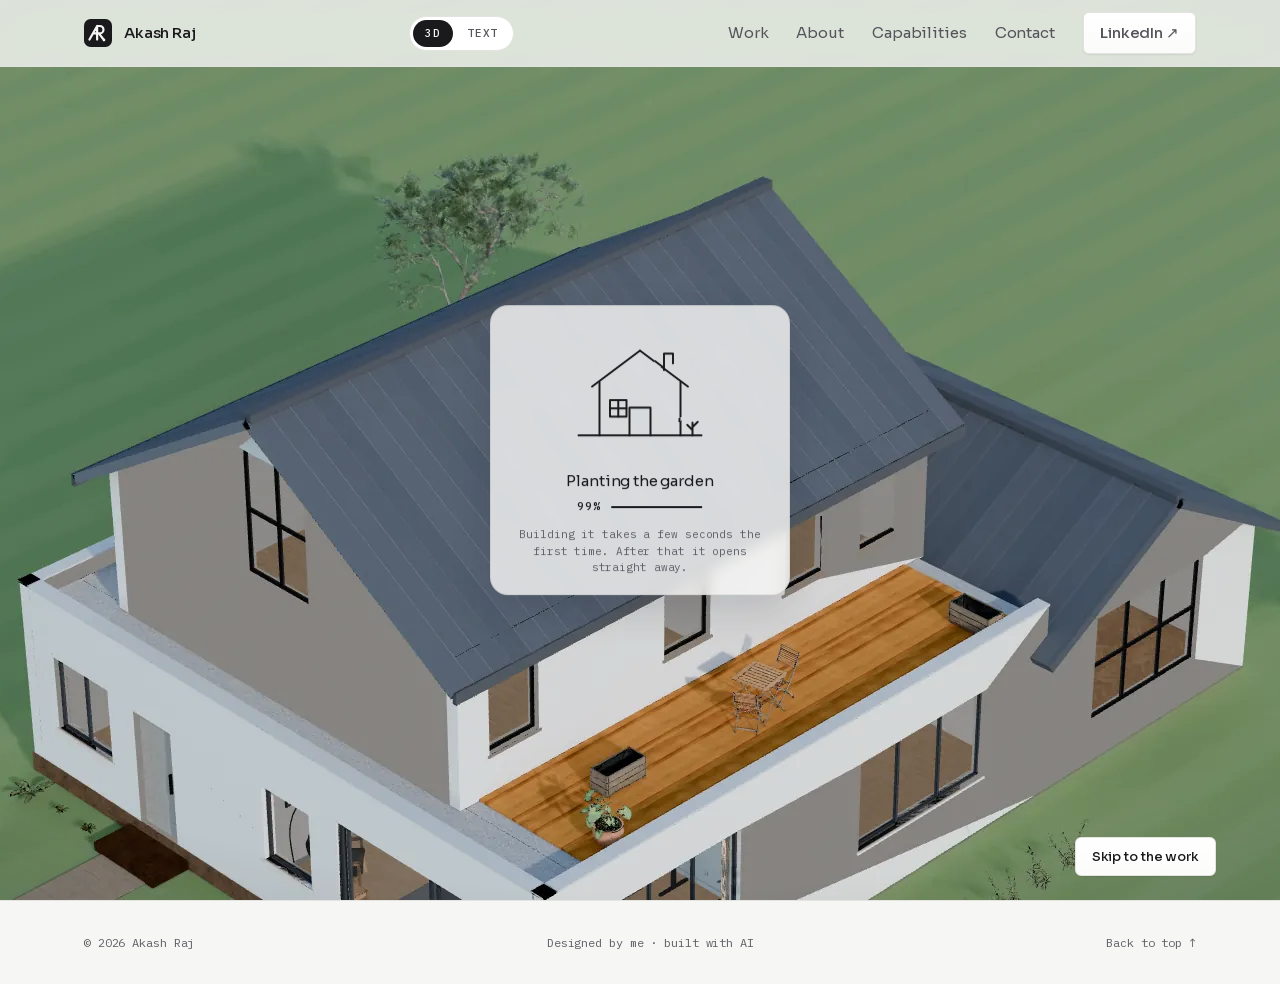
<file: 3d.html>
<!doctype html>
<html lang="en">
<head>
<meta charset="utf-8">
<meta name="viewport" content="width=device-width, initial-scale=1">
<meta name="color-scheme" content="only light">
<title>Akash Raj &middot; Product Designer, Agentic AI</title>
<meta name="description" content="UX designer building AI-first product experiences at enterprise scale. Agentic workflows, Human-in-the-Loop patterns, and the design system that unifies them.">
<meta name="robots" content="noindex">
<link rel="icon" href="favicon.svg" type="image/svg+xml">
<link rel="preload" href="fonts/Sora-300-latin.woff2" as="font" type="font/woff2" crossorigin>
<link rel="preload" href="fonts/Literata-400-latin.woff2" as="font" type="font/woff2" crossorigin>
<link rel="stylesheet" href="style.css?v=58">
<link rel="stylesheet" href="house3d.css?v=20">
<script>document.documentElement.className+=" js";</script>
<script type="importmap">{"imports":{"three":"./vendor/three/build/three.module.min.js","three/addons/":"./vendor/three/examples/jsm/"}}</script>
<script>
/* keeps the heavy files (the 3D house above all) on disk between visits; this host expires them in ten minutes */
if ('serviceWorker' in navigator) addEventListener('load', () => navigator.serviceWorker.register('sw.js').catch(() => {}));
</script>
</head>
<body id="top" class="h3-page">
<a class="skip" href="#main">Skip to content</a>
<header class="nav">
  <div class="container nav__inner">
    <a class="nav__mark" href="#top">
      <svg class="logo" viewBox="0 0 64 64" aria-hidden="true" focusable="false"><rect class="logo__tile" width="64" height="64" rx="15"/><path class="logo__ink" d="M12.5 47 L30 16 V47 M30 16 H36 A8.5 8.5 0 0 1 36 33 H21.6 M34 33 L43.4 45.2"/><circle class="logo__node" cx="45.6" cy="48" r="3.2"/></svg>
      <span class="nav__name">Akash Raj</span>
    </a>
    <nav class="view-toggle" aria-label="Page view">
      <a href="3d.html" aria-current="page">3D</a>
      <a href="index.html">Text</a>
    </nav>
    <nav class="nav__links" aria-label="Primary">
      <a href="index.html#work" data-stop="gallery">Work</a>
      <a href="index.html#about" data-stop="living">About</a>
      <a href="index.html#capabilities" data-stop="whiteboard">Capabilities</a>
      <a href="index.html#contact" data-stop="front">Contact</a>
      <a class="btn btn--sm" href="https://www.linkedin.com/in/evangelakash" target="_blank" rel="noopener">LinkedIn ↗</a>
    </nav>
      <details class="nav__menu">
        <summary aria-label="Menu"><span></span><span></span></summary>
        <div class="nav__sheet">
          <a href="index.html#work" data-stop="gallery">Work</a>
          <a href="index.html#about" data-stop="living">About</a>
          <a href="index.html#capabilities" data-stop="whiteboard">Capabilities</a>
          <a href="index.html#contact" data-stop="front">Contact</a>
          <a class="nav__sheet-narrow" href="https://www.linkedin.com/in/evangelakash" target="_blank" rel="noopener">LinkedIn ↗</a>
        </div>
      </details>
  </div>
</header>

<main id="main" tabindex="-1">
<div class="h3-track">
  <div class="h3-stage">
    <canvas id="h3-canvas" aria-label="A 3D walk through Akash's house: his studio, a hallway of results, the project gallery, the living room, a staircase of career milestones, the workshop, and back out to the front." role="img"></canvas>
    <div class="h3-poster" style="background-image:url(img/house3d/poster_aerial.webp)" aria-hidden="true"></div>
    <div class="h3-load">
      <svg class="h3-build" viewBox="0 0 200 172" aria-hidden="true" focusable="false">
        <g filter="url(#h3-pencil)">
          <path data-at="0,.10"  d="M18 143 H182"/>
          <path data-at=".10,.24" d="M46 143 V72"/>
          <path data-at=".24,.38" d="M154 143 V72"/>
          <path data-at=".38,.54" d="M36 78 L100 30"/>
          <path data-at=".54,.66" d="M100 30 L164 78"/>
          <path data-at=".66,.78" d="M86 143 V106 H114 V143"/>
          <path data-at=".78,.86" d="M60 96 H82 V118 H60 Z"/>
          <path data-at=".86,.90" d="M71 96 V118 M60 107 H82"/>
          <path data-at=".90,.96" d="M132 56 V34 H144 V47"/>
          <path data-at=".96,1"   d="M170 143 V126 M170 132 l7 -7 M170 136 l-7 -7"/>
        </g>
        <defs>
          <filter id="h3-pencil" x="-8%" y="-8%" width="116%" height="116%">
            <feTurbulence type="fractalNoise" baseFrequency="0.035" numOctaves="2" seed="5" result="n"/>
            <feDisplacementMap in="SourceGraphic" in2="n" scale="2.2" xChannelSelector="R" yChannelSelector="G"/>
          </filter>
        </defs>
      </svg>
      <p class="h3-load__msg" role="status" aria-live="polite">Finding the plot</p>
      <p class="h3-load__meta"><b class="h3-load__pct" aria-hidden="true"></b><i aria-hidden="true"></i></p>
      <p class="h3-load__hint">Building it takes a few seconds the first time. After that it opens straight away.</p>
    </div>
    <a class="btn btn--sm h3-alt" href="index.html" hidden>Read the text version</a>
    <header class="h3-copy h3-intro" style="--o:1">
      <p class="h3-kicker">Product Designer &middot; Agentic AI</p>
      <h1>Hi, I&rsquo;m Akash Raj.</h1>
      <p class="h3-cue">Scroll to step inside</p>
    </header>
    <a class="btn btn--sm h3-skip" href="index.html#work" data-stop="gallery">Skip to the work</a>
    <div class="h3-slots" hidden>
      <p data-slot="impact_users" data-style="banner"><b>1,000+</b><span>users &middot; Enterprise Console</span></p>
      <p data-slot="impact_adoption" data-style="banner"><b>+50%</b><span>adoption vs previous version</span></p>
      <p data-slot="impact_system" data-style="banner"><b>4&ndash;6</b><span>products on one design system</span></p>
      <p data-slot="label_console" data-style="label"><b>Enterprise Console</b><span>Case study &middot; team of four</span></p>
      <p data-slot="label_apb" data-style="label"><b>APB: Agentic Process Builder</b><span>Case study &middot; designed solo</span></p>
      <p data-slot="label_productstudio" data-style="label"><b>Product Studio</b><span>Case study &middot; two designers</span></p>
      <p data-slot="label_designsystem" data-style="label"><b>Play+ Design System</b><span>Case study &middot; core team</span></p>
      <p data-slot="path_bva" data-style="riser"><time>2020&ndash;2024</time><b>BVA, Graphic Design &amp; Communication</b><span>Acharya School of Design, Bengaluru</span></p>
      <p data-slot="path_cogent" data-style="riser"><time>Mar&ndash;Jul 2024</time><b>Video Graphic Designer, intern</b><span>Cogent Integrated Business Solutions, Detroit (remote)</span></p>
      <p data-slot="path_ascendion" data-style="riser"><time>Sep 2024</time><b>UX Designer</b><span>Ascendion Engineering, Hyderabad</span></p>
      <p data-slot="path_promotion" data-style="riser"><time>Oct 2025</time><b>Senior Associate Engineer</b><span>Promoted for design leadership and impact</span></p>
      <p data-slot="path_award" data-style="riser"><time>2025</time><b>Champion of Excellence</b><span>Ascendion</span></p>
      <div data-slot="wb_capabilities" data-style="whiteboard"><b>UX &amp; Design</b><ul><li>UX Research</li><li>Information Architecture</li><li>Interaction Design</li><li>Journey Mapping</li><li>Wireframing</li><li>Hi-fi Prototyping</li><li>Usability Testing</li><li>Accessibility (WCAG 2.1)</li><li>Design Systems</li><li>Agentic UX</li></ul></div>
      <div data-slot="cb_process" data-style="chalk"><b>How I work</b><ol>
        <li><b>Break it to the root</b><span>The Console audit named four problems; two were the same one.</span></li>
        <li><b>Structure before surface</b><span>Thirteen flat navigation items became five intentions.</span></li>
        <li><b>Prototype, then argue</b><span>Disagreements settle faster against something real.</span></li>
        <li><b>Systemise and ship on time</b><span>Solve it once, so four other teams can reuse it.</span></li>
      </ol><small>Agile / Scrum &middot; Stakeholder management &middot; Design-to-dev handoff &middot; Product strategy &middot; Data-driven decisions</small></div>
      <p data-slot="tool_figma" data-style="tag" data-icon="img/tools/figma.svg"><b>Figma</b></p>
      <p data-slot="tool_figjam" data-style="tag" data-icon="img/tools/figjam.svg"><b>FigJam</b></p>
      <p data-slot="tool_xd" data-style="tag" data-icon="img/tools/adobe-xd-210.png"><b>Adobe XD</b></p>
      <p data-slot="tool_framer" data-style="tag" data-icon="img/tools/framer.svg"><b>Framer</b></p>
      <p data-slot="tool_sketch" data-style="tag" data-icon="img/tools/sketch.svg"><b>Sketch</b></p>
      <p data-slot="tool_miro" data-style="tag" data-icon="img/tools/miro.svg"><b>Miro</b></p>
    </div>
    <section class="h3-copy h3-gallery" aria-label="Selected work">
      <p class="h3-pill"><b>Selected work</b><span>Open a framed project to read its case study</span></p>
      <div class="h3-frames">
        <button type="button" class="h3-frame" data-frame="console" data-case="case-study.html" data-title="Enterprise Console">Enterprise Console <span>Read the case study</span></button>
        <button type="button" class="h3-frame" data-frame="apb" data-case="apb.html" data-title="APB: Agentic Process Builder">APB: Agentic Process Builder <span>Read the case study</span></button>
        <button type="button" class="h3-frame" data-frame="productstudio" data-case="product-studio.html" data-title="Product Studio">Product Studio <span>Read the case study</span></button>
        <button type="button" class="h3-frame" data-frame="designsystem" data-case="design-system.html" data-title="Play+ Design System">Play+ Design System <span>Read the case study</span></button>
      </div>
    </section>
    <!-- the hologram draws this; phones also show it as a caption, the projection is too small to read there -->
    <section class="h3-copy h3-about" aria-label="About" data-holo data-name="Akash Raj" data-kicker="Product Designer &middot; Hyderabad" data-photo="img/akash-portrait.jpg">
      <p class="h3-kicker">About</p>
      <p>I design agentic AI platforms, where the work is taking capability engineers can already build and making it something the rest of an organisation can actually trust.</p>
      <blockquote><p>Sticks to timelines and delivers. A very dependable person, good at analysing, breaking a problem down to its root cause, and taking a structured approach.</p><cite>My design director</cite></blockquote>
    </section>
    <p class="h3-copy h3-roomlabel" data-for="hall">Impact</p>
    <p class="h3-copy h3-roomlabel" data-for="living">About</p>
    <p class="h3-copy h3-roomlabel" data-for="stairs">Experience &amp; education</p>
    <p class="h3-copy h3-roomlabel" data-for="whiteboard">Capabilities &middot; UX &amp; Design</p>
    <p class="h3-copy h3-roomlabel" data-for="toolrail">Capabilities &middot; Tools</p>
    <p class="h3-copy h3-roomlabel" data-for="chalkboard">Capabilities &middot; Process</p>
    <section class="h3-copy h3-contact" aria-label="Contact">
      <h2>Tell me what you&rsquo;re building. <span>I&rsquo;ll tell you where the trust breaks.</span></h2>
      <p>Currently open to product design roles.</p>
      <div class="btn-row"><a class="btn btn--key" href="mailto:akashrajs456@gmail.com">akashrajs456@gmail.com</a><a class="btn" href="https://linkedin.com/in/evangelakash">LinkedIn &#8599;</a></div>
    </section>
    <section class="h3-copy h3-studio" aria-label="Studio">
      <p class="h3-kicker">The studio</p>
      <h2>I design interfaces that make complex AI <em>trustworthy.</em></h2>
      <p>Agentic builders, process orchestration, and the design system that unifies them. Enterprise scale, across multiple clients.</p>
      <div class="btn-row"><a class="btn btn--key" href="index.html#work" data-stop="gallery">View selected work</a><a class="btn" href="index.html#contact" data-stop="front">Get in touch</a></div>
    </section>
  </div>
</div>
</main>
<footer class="footer house-foot">
  <div class="container footer__inner">
    <span>© 2026 Akash Raj</span>
    <span>Designed by me &middot; built with AI</span>
    <a href="#top">Back to top ↑</a>
  </div>
</footer>

<div class="popup" id="popup" role="dialog" aria-modal="true" aria-labelledby="popup-title" hidden>
  <div class="popup__frame">
    <div class="popup__bar">
      <button class="btn btn--sm popup__back" type="button">&larr; Back to the house</button>
      <span class="popup__title" id="popup-title">Case study</span>
      <span class="popup__hint">Esc</span>
    </div>
    <iframe class="popup__doc" title="Case study" src="about:blank"></iframe>
  </div>
</div>

<script type="module" src="house3d.js?v=66"></script>
</body>
</html>
</file>
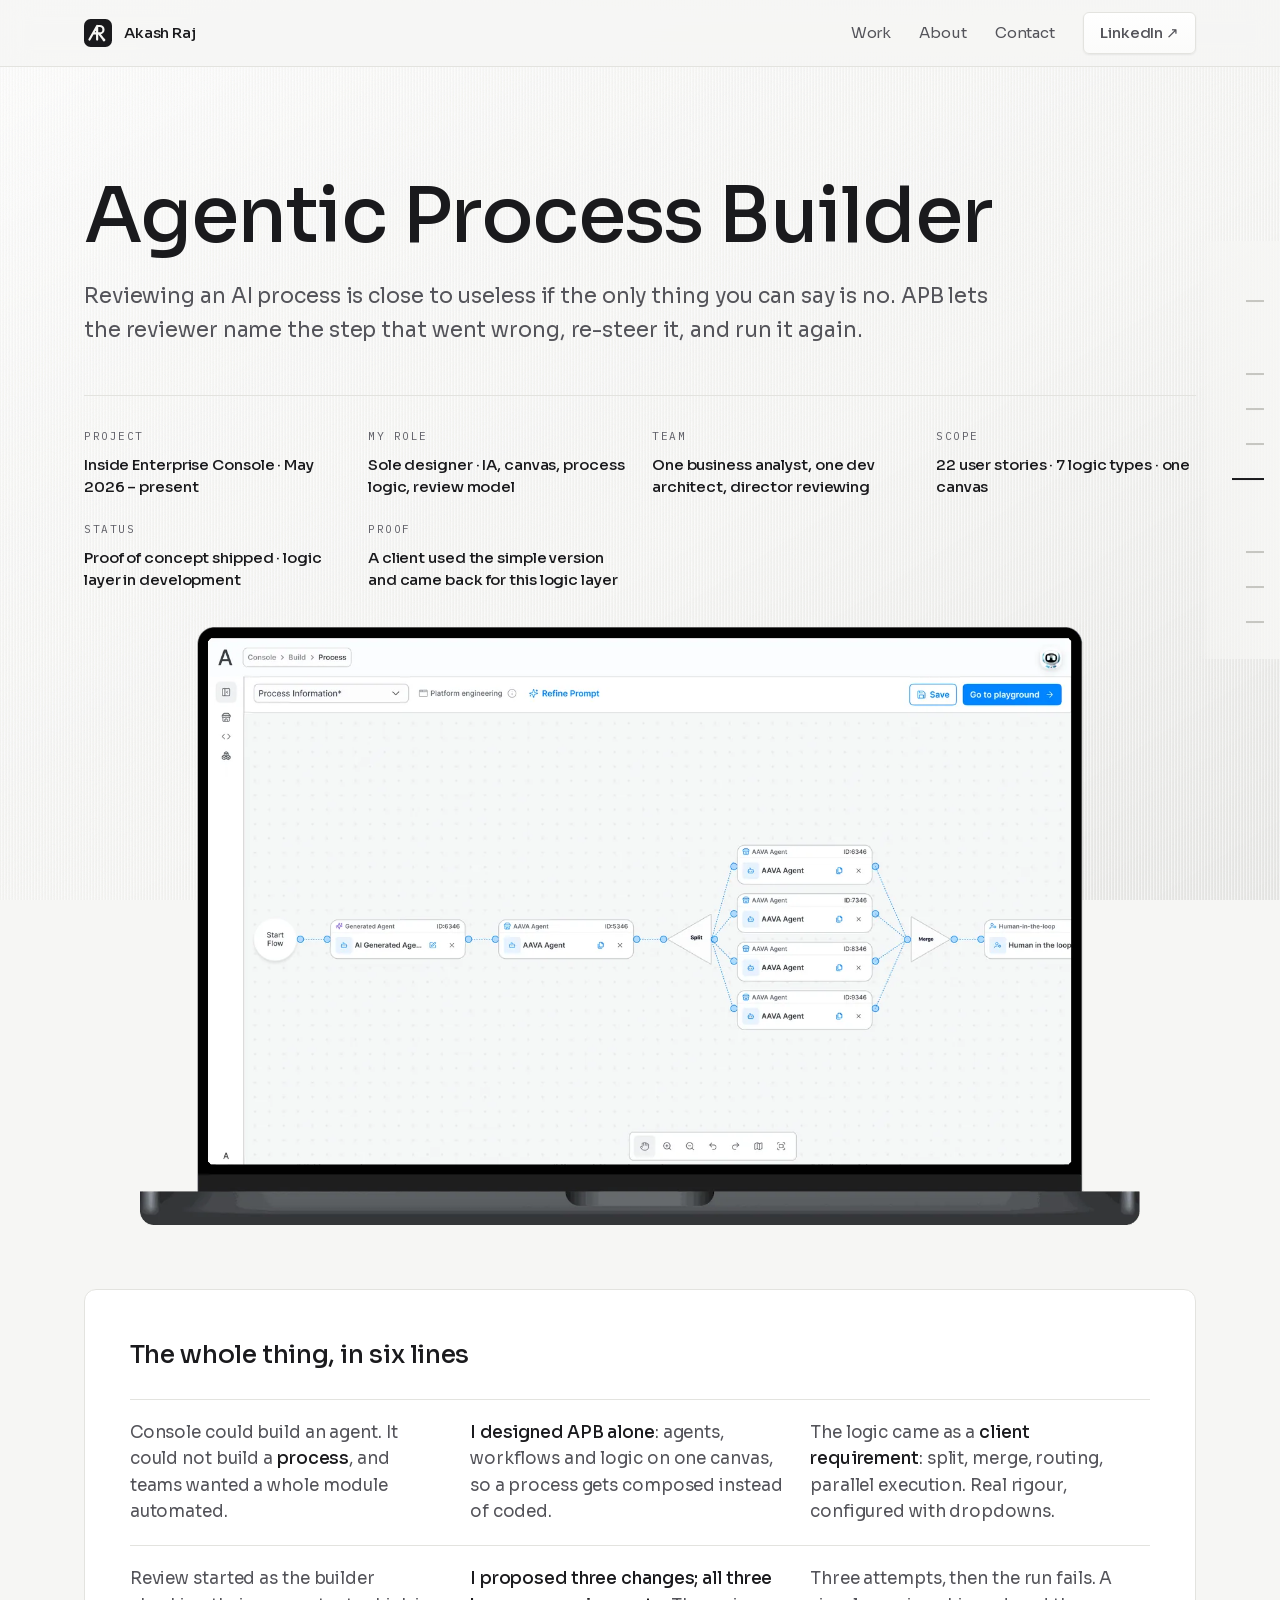
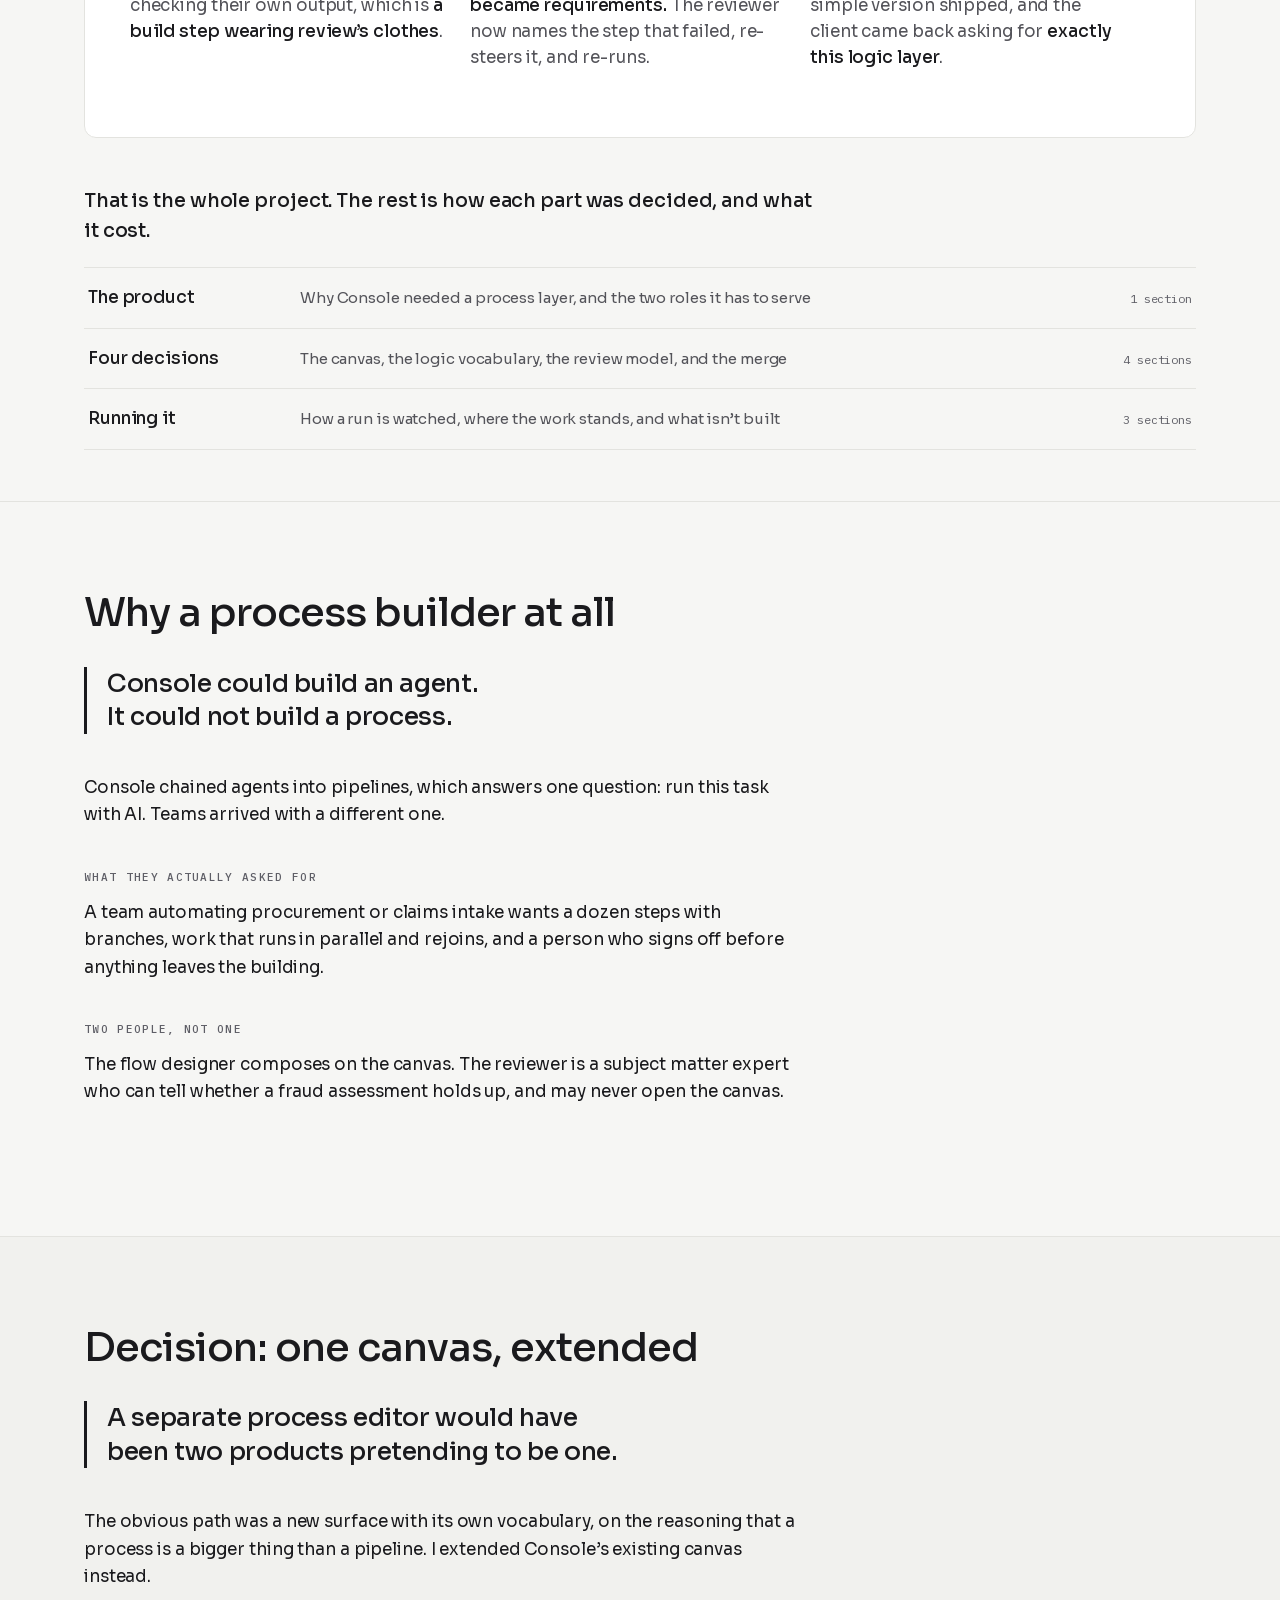
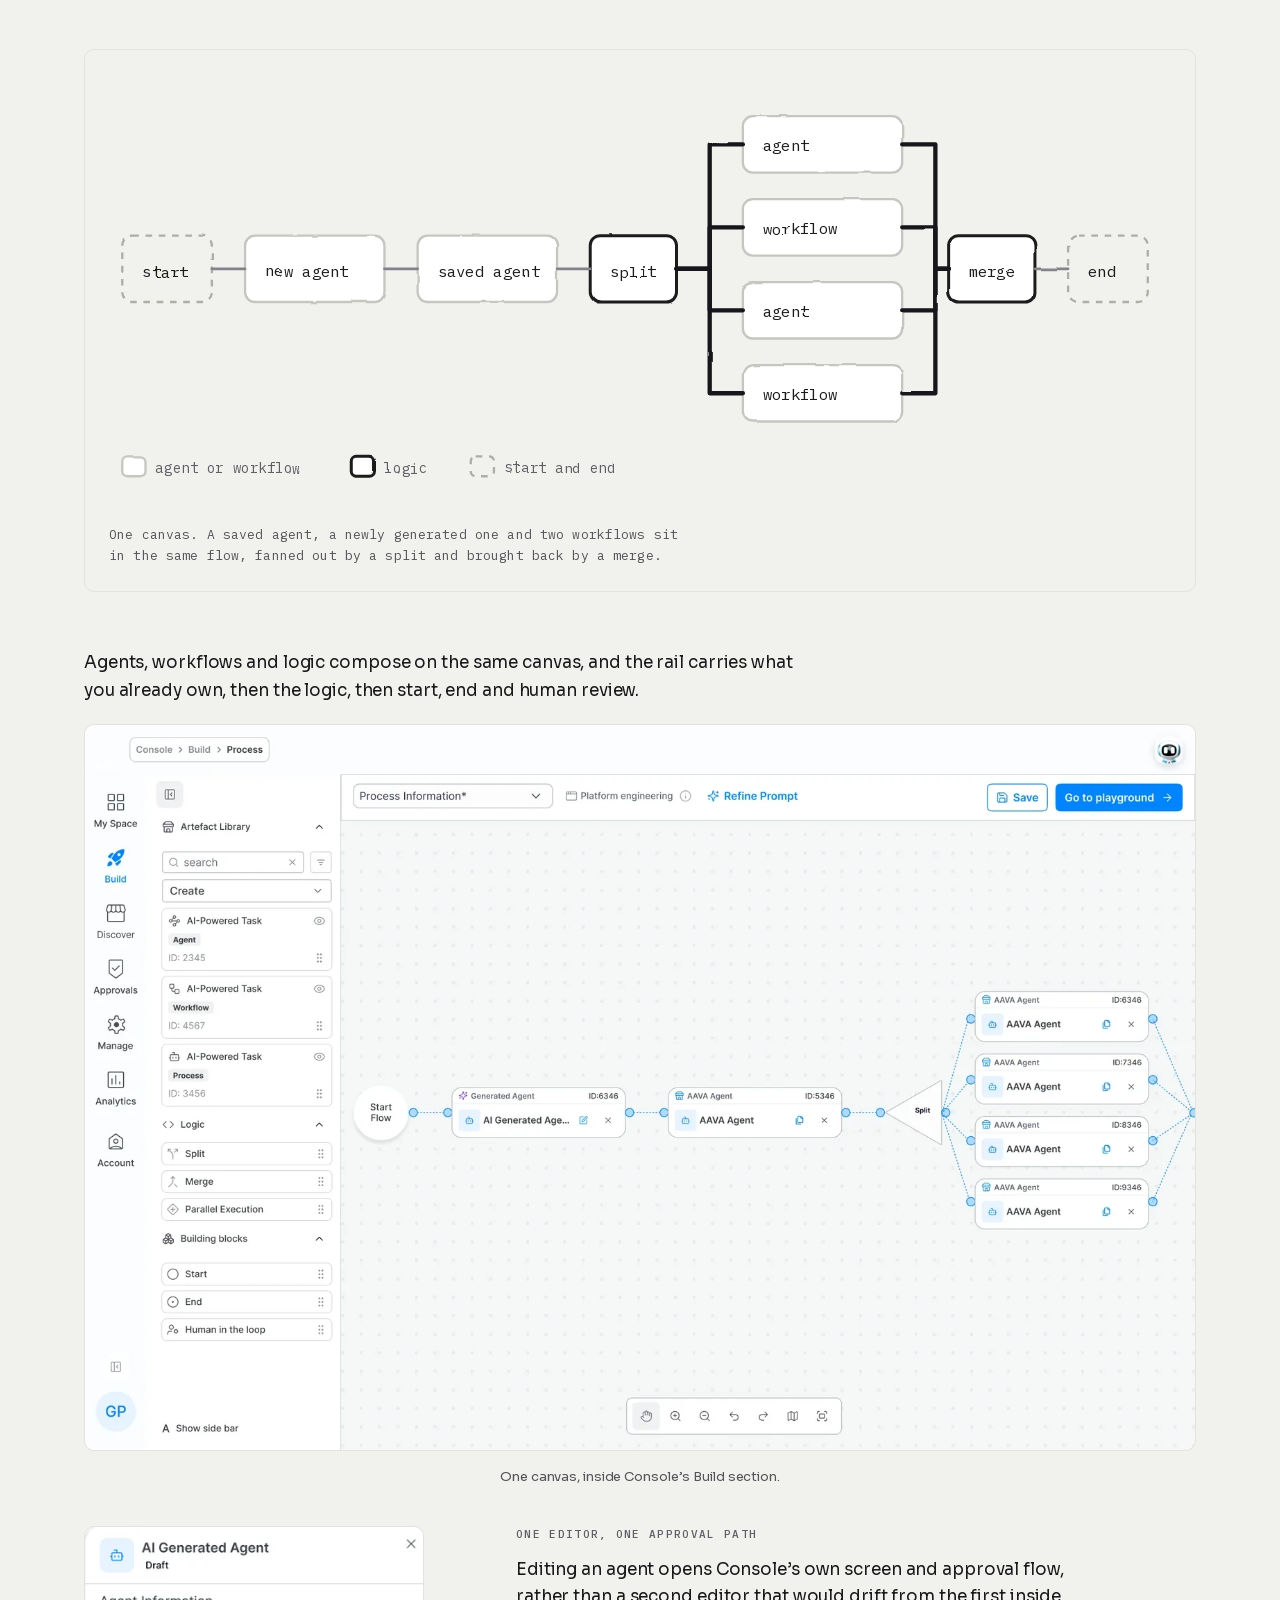
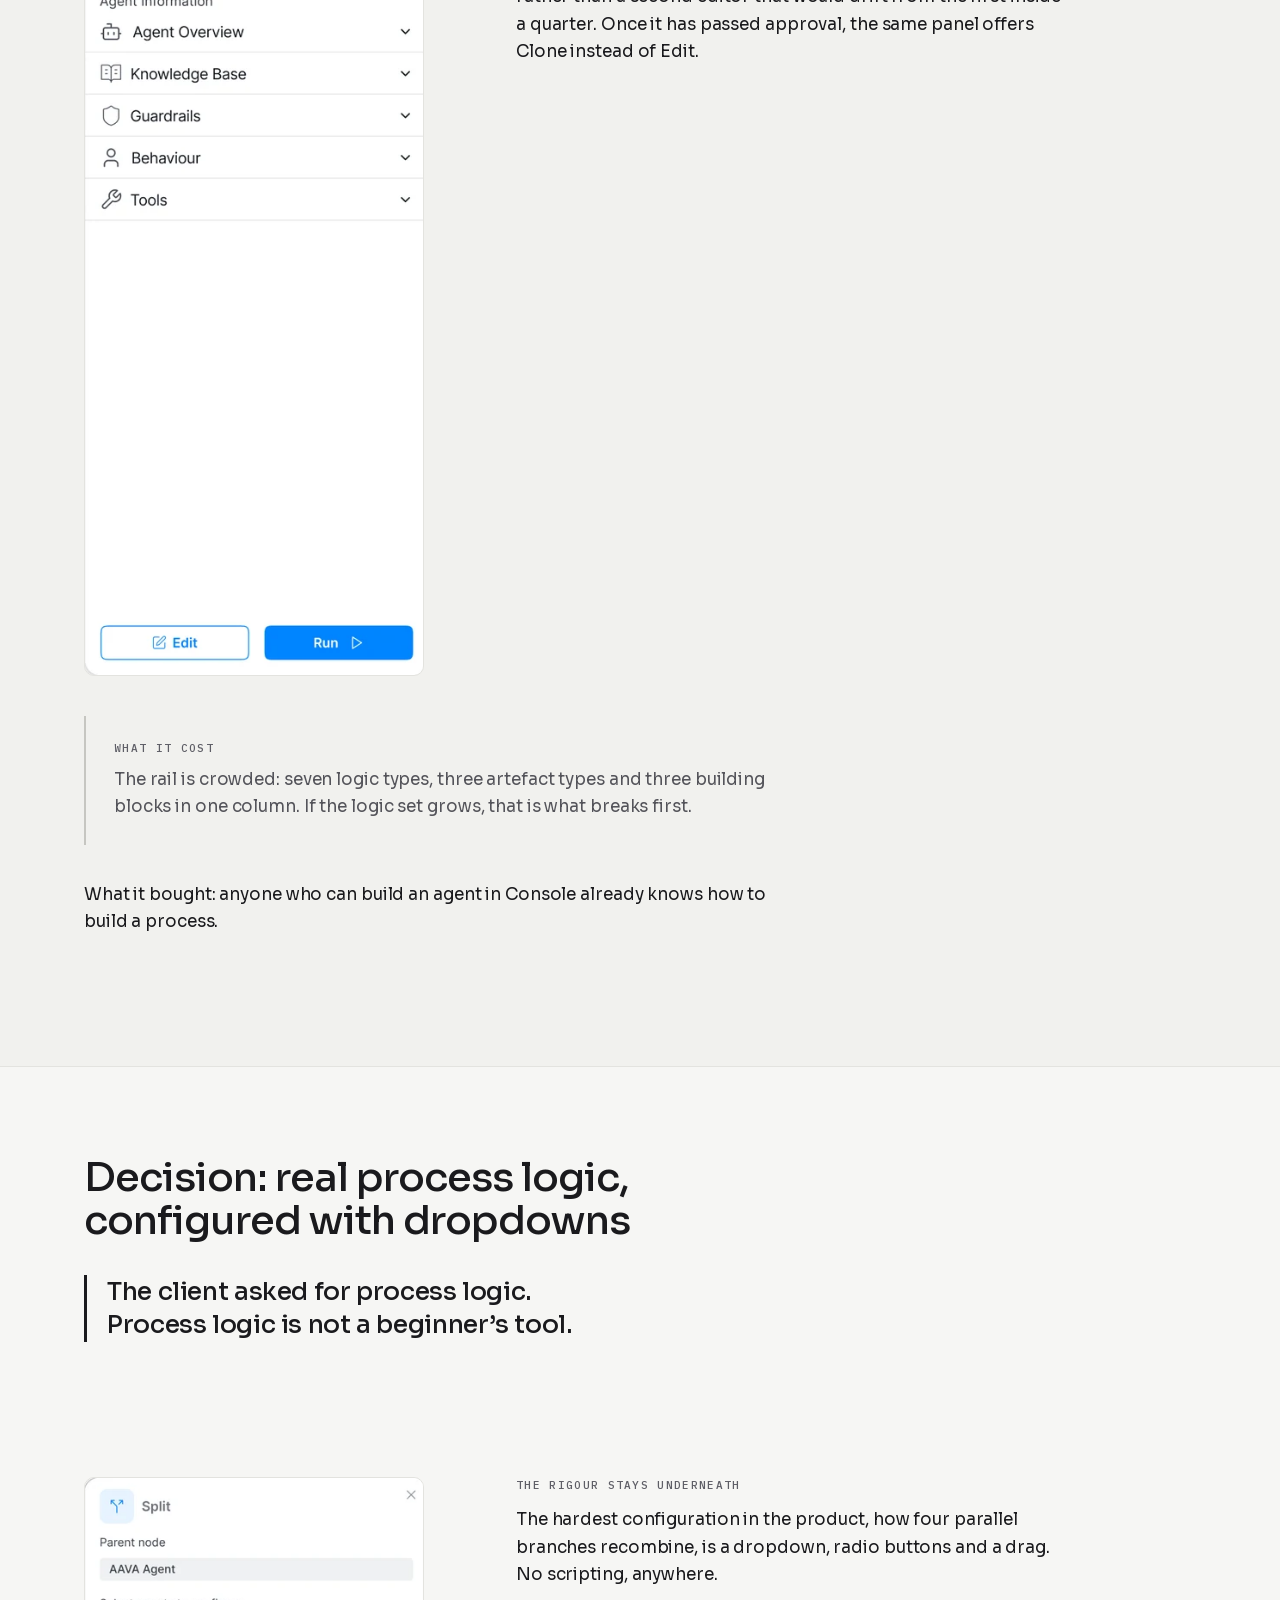
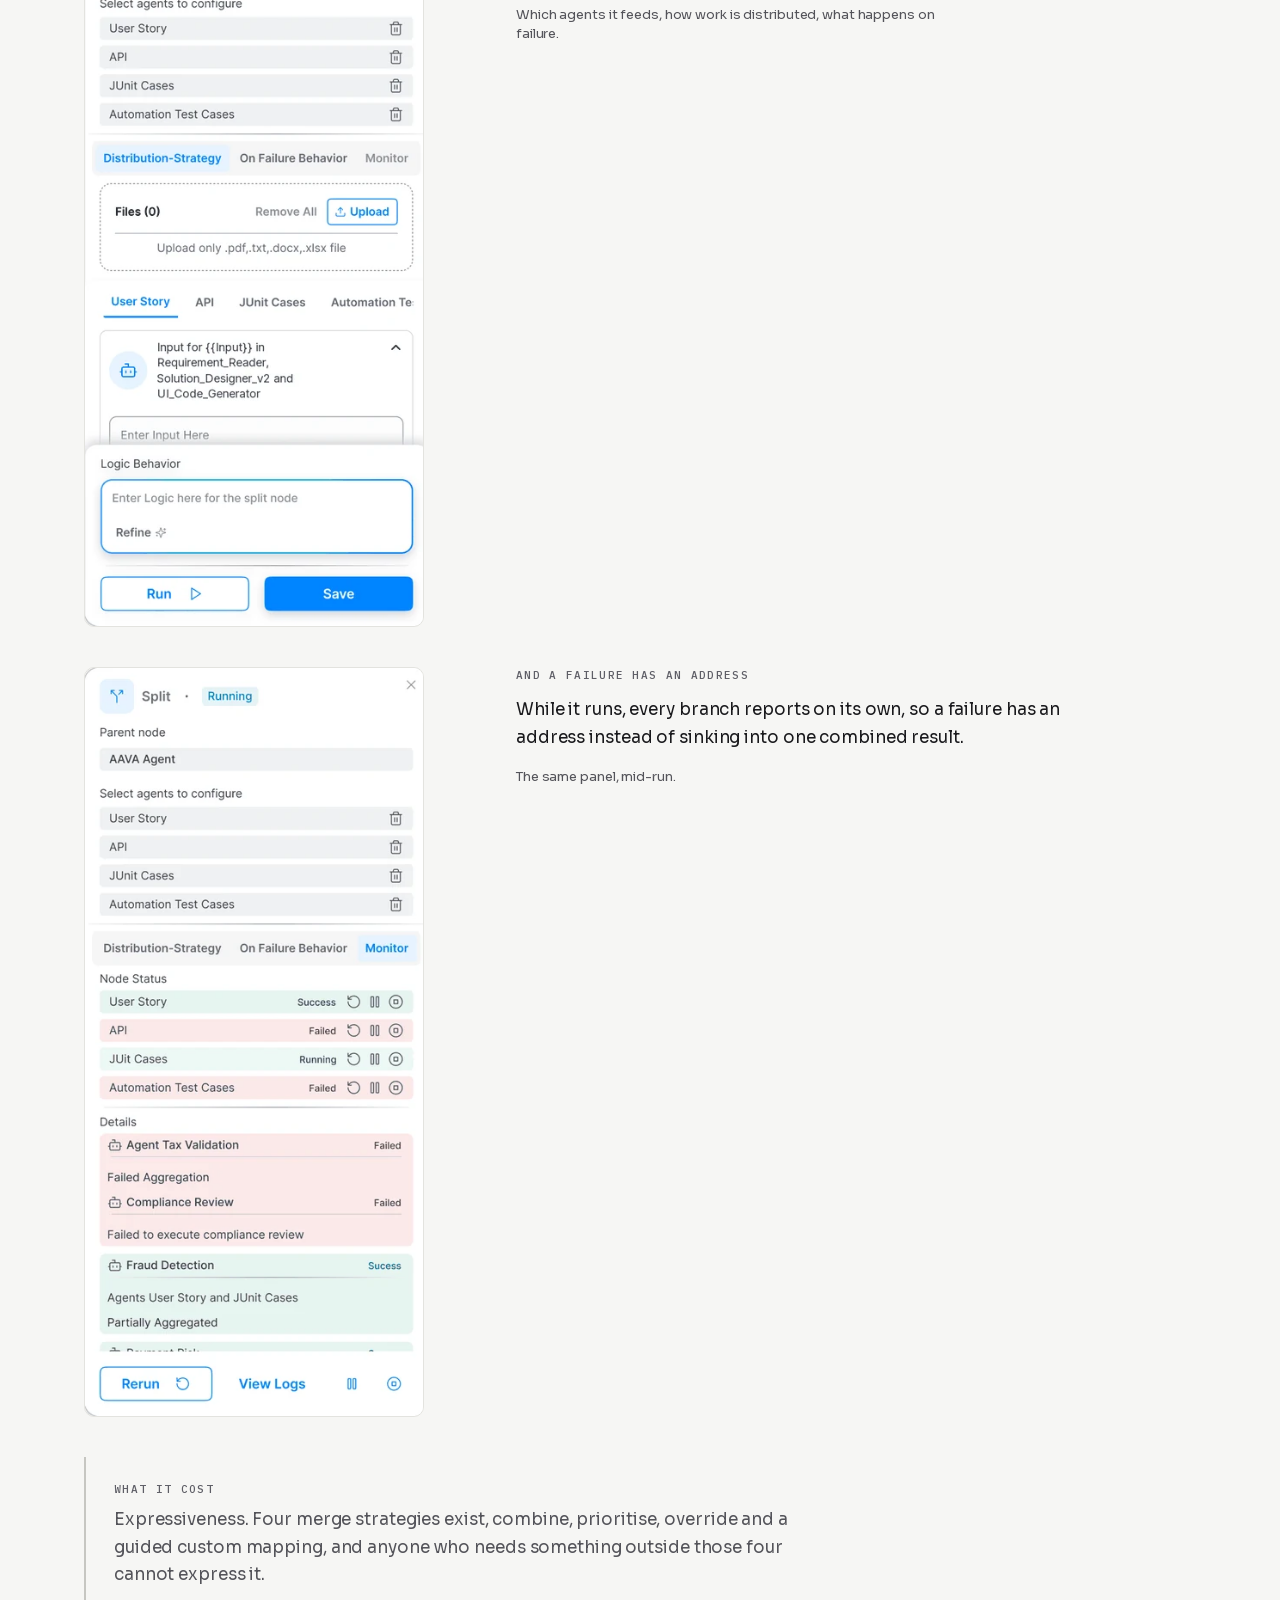
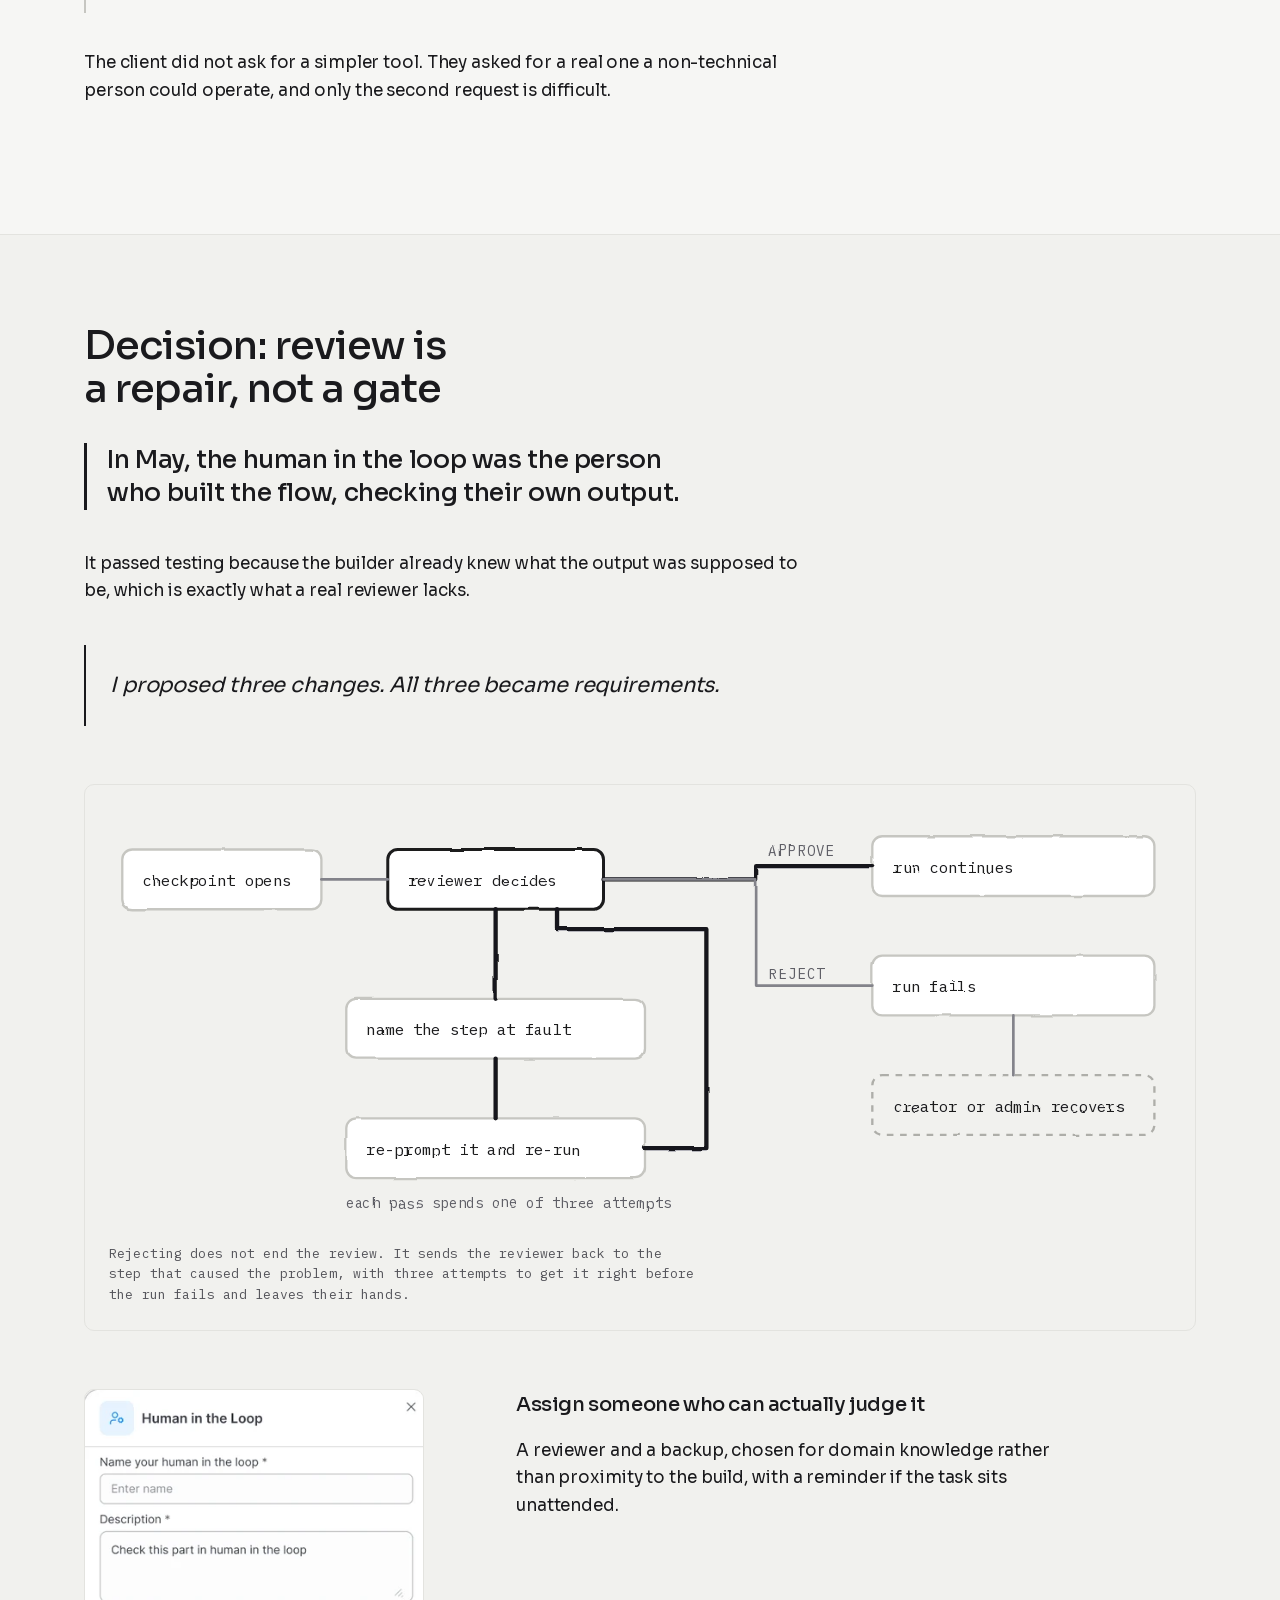
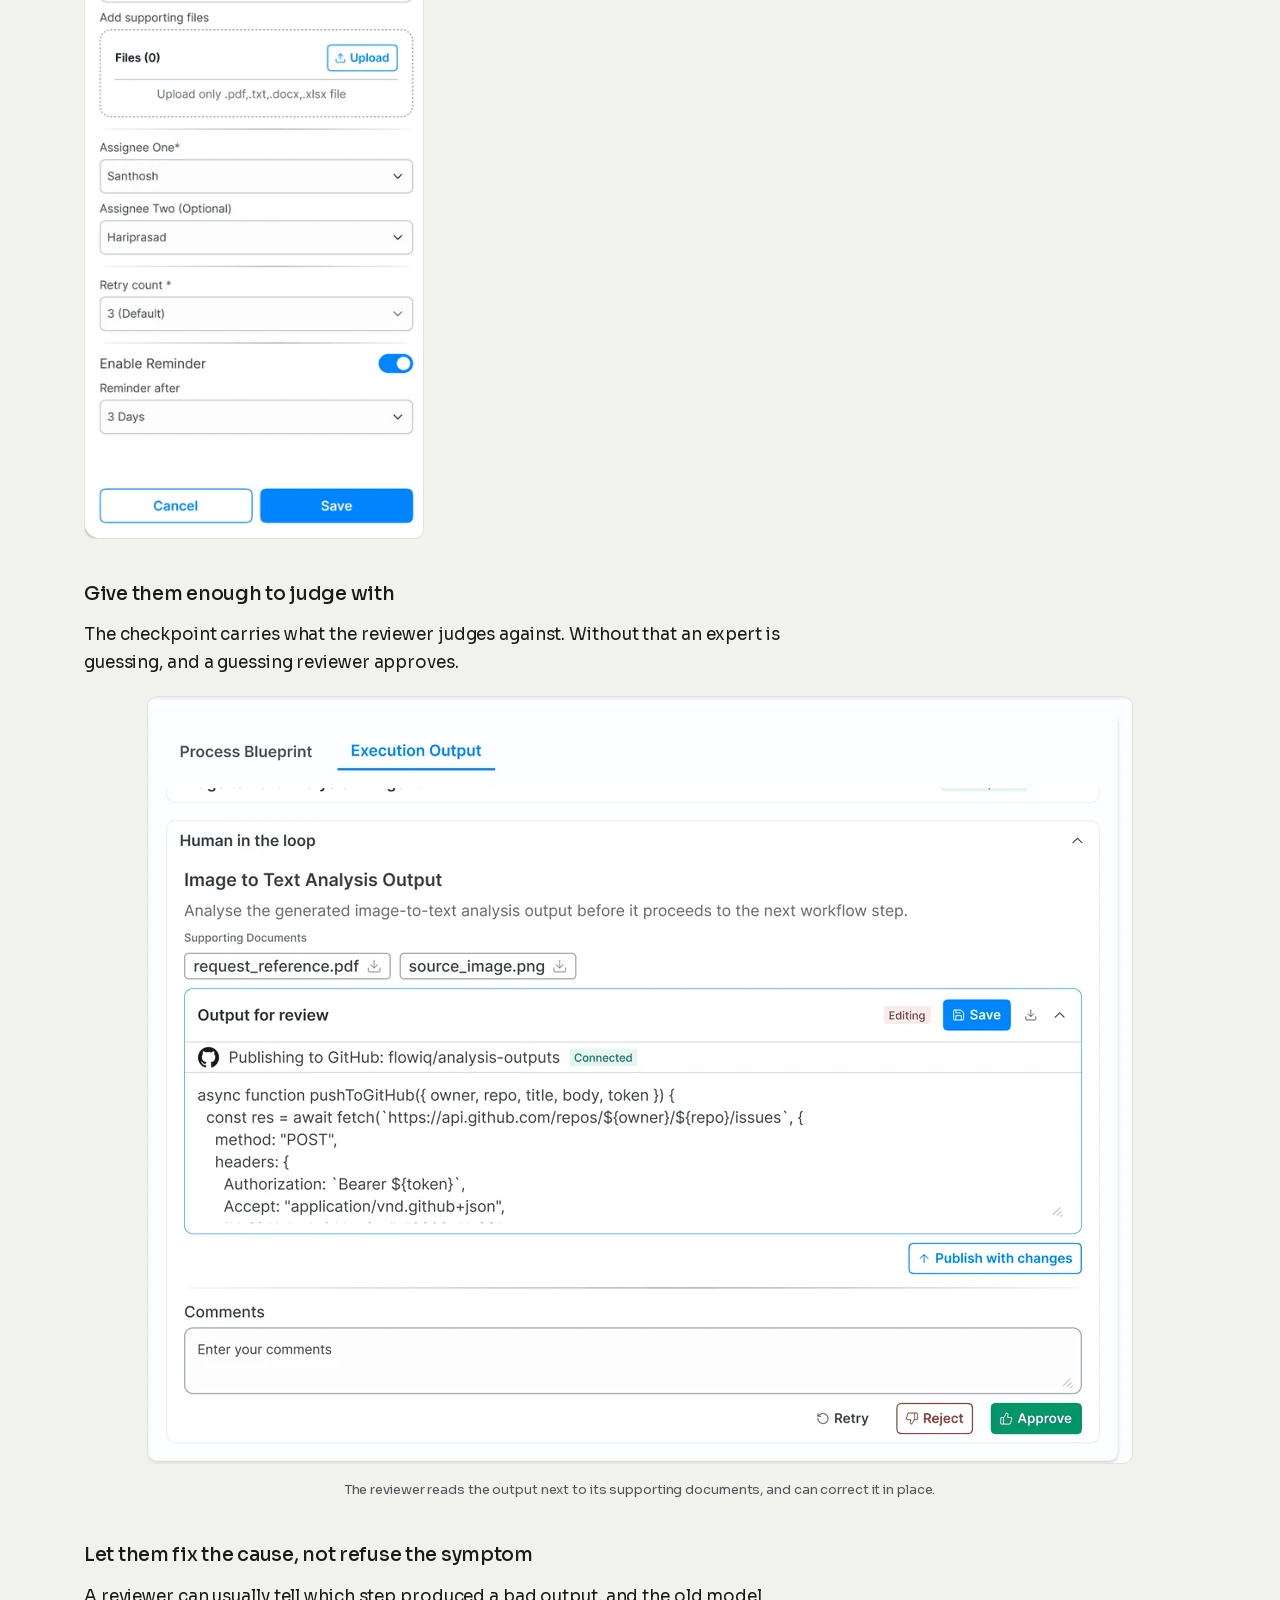
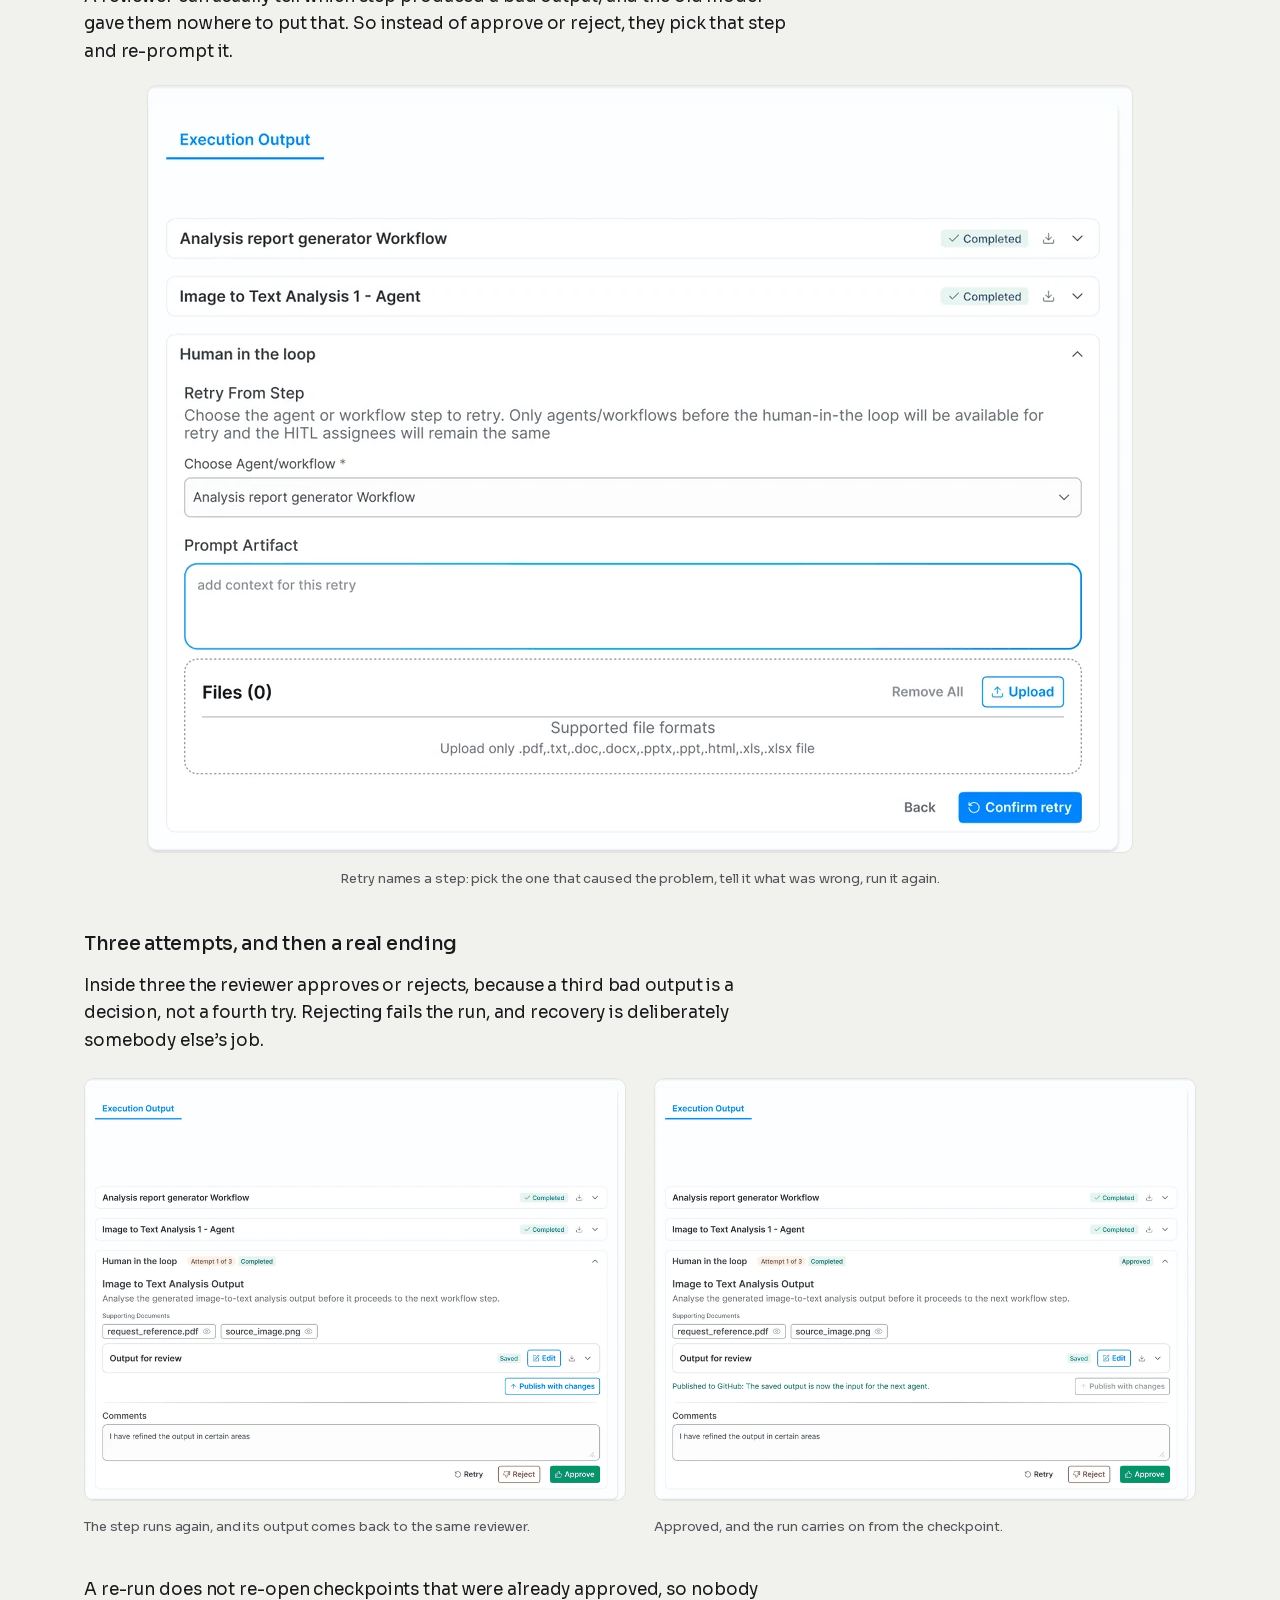
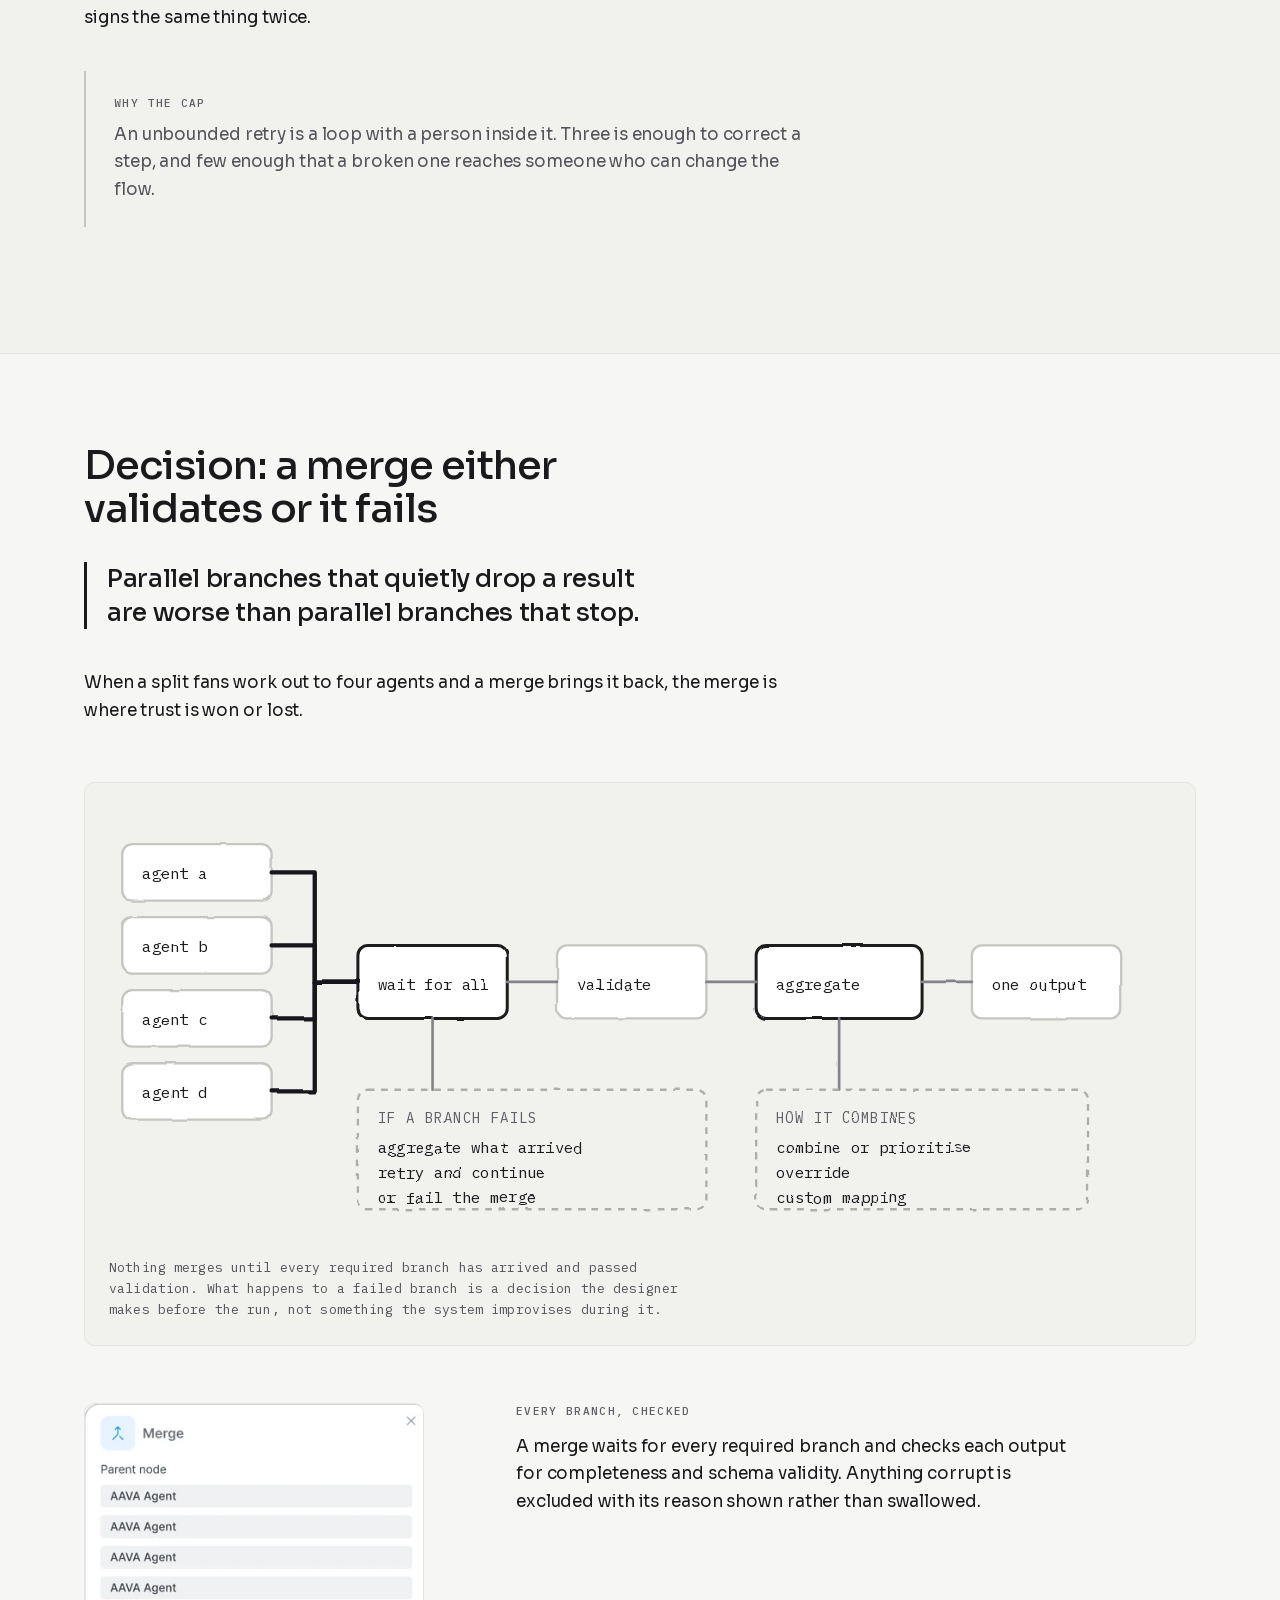
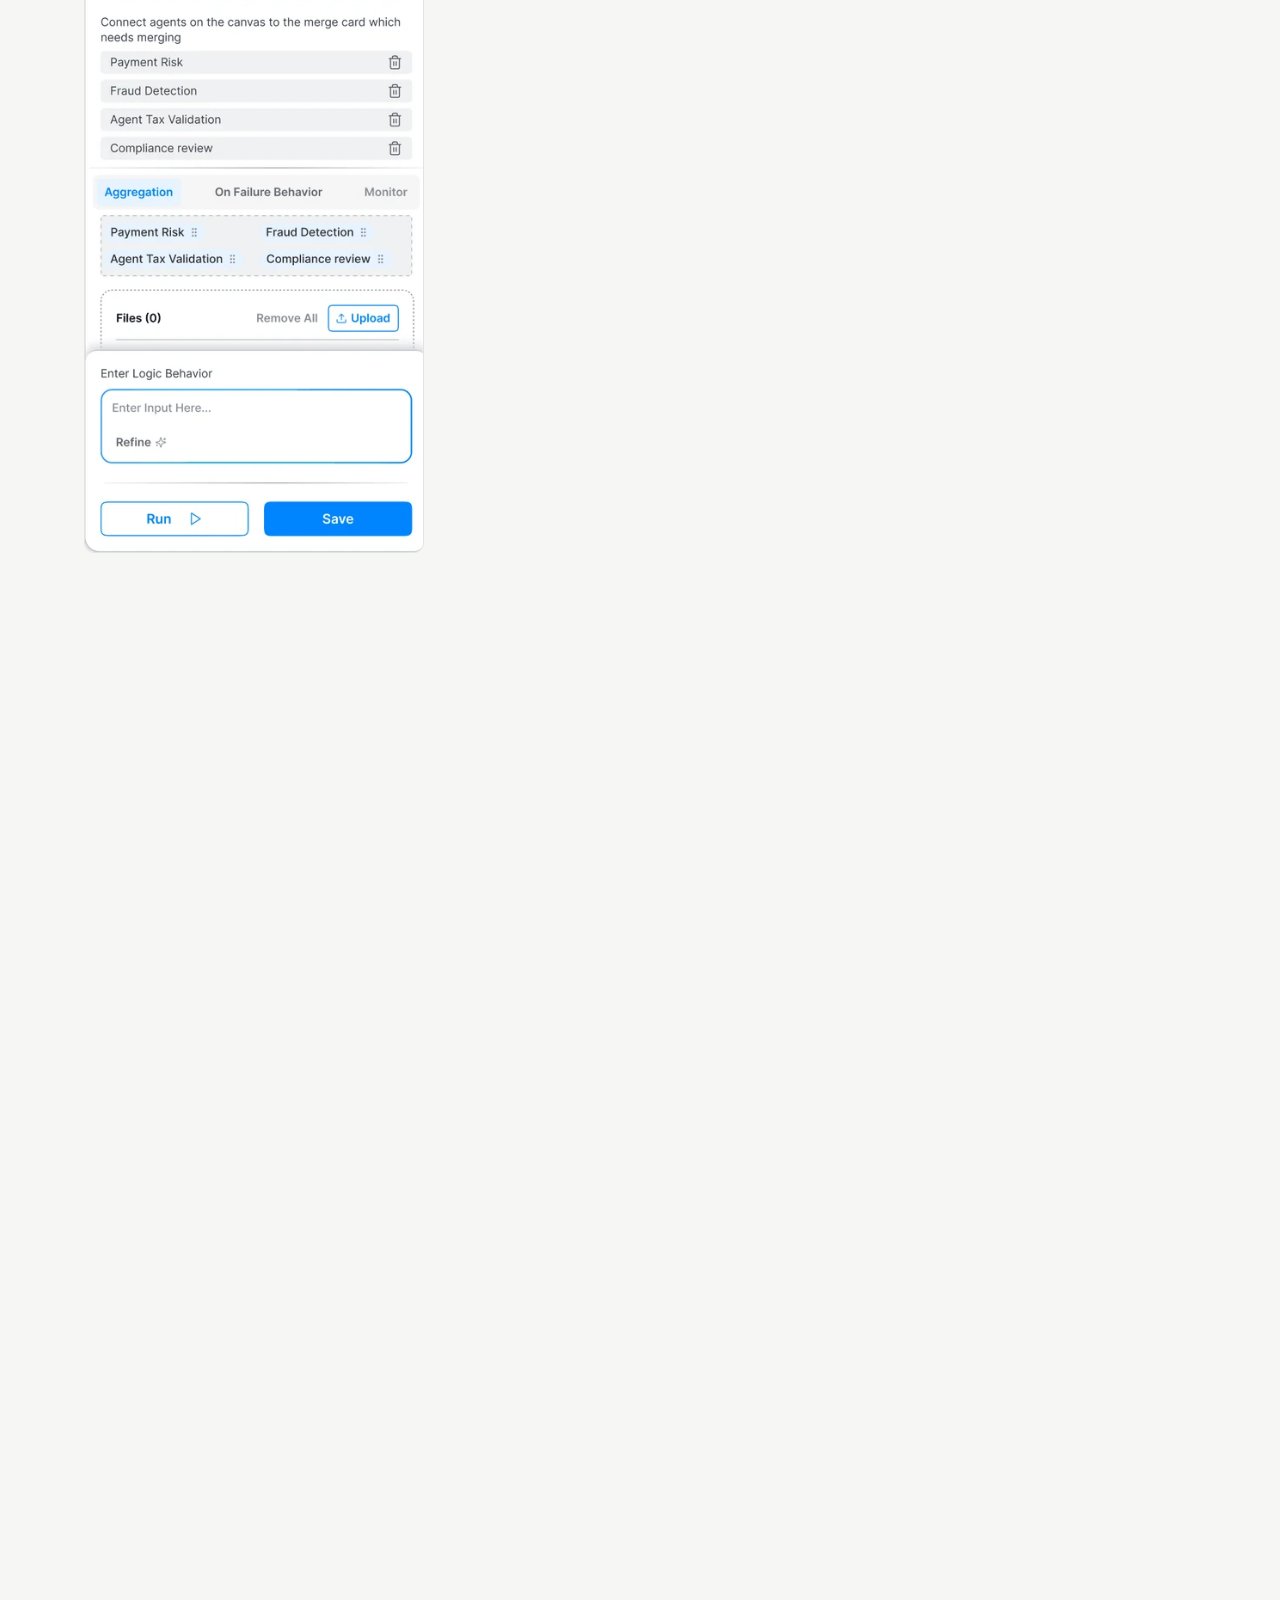
<file: apb.html>
<!doctype html>
<html lang="en">
<head>
<meta charset="utf-8">
<meta name="viewport" content="width=device-width, initial-scale=1">
<meta name="color-scheme" content="only light">
<title>Agentic Process Builder &middot; Akash Raj</title>
<meta name="description" content="Reviewing the output of an AI process is close to useless if the only thing you can say is no. APB lets the reviewer name the step that went wrong, re-steer it, and run it again.">
<link rel="canonical" href="https://evangelakash.github.io/akash-portfolio/apb.html">
<link rel="icon" href="favicon.svg" type="image/svg+xml">
<link rel="apple-touch-icon" href="apple-touch-icon.png">
<meta name="theme-color" content="#F6F6F4">
<meta name="author" content="Akash Raj">
<meta property="og:type" content="article">
<meta property="og:site_name" content="Akash Raj">
<meta property="og:title" content="Agentic Process Builder">
<meta property="og:description" content="A reviewer who can only reject is a rubber stamp with extra steps. APB lets them name the step that went wrong, re-steer it, and run it again.">
<meta property="og:url" content="https://evangelakash.github.io/akash-portfolio/apb.html">
<meta property="og:image" content="https://evangelakash.github.io/akash-portfolio/og-cover.png">
<meta property="og:image:width" content="1200">
<meta property="og:image:height" content="630">
<meta property="og:image:alt" content="Enterprise Console, the platform APB is built inside.">
<meta name="twitter:card" content="summary_large_image">
<meta name="twitter:title" content="Agentic Process Builder">
<meta name="twitter:description" content="A reviewer who can only reject is a rubber stamp with extra steps. APB lets them name the step that went wrong, re-steer it, and run it again.">
<meta name="twitter:image" content="https://evangelakash.github.io/akash-portfolio/og-cover.png">
<link rel="preload" href="fonts/Sora-300-latin.woff2" as="font" type="font/woff2" crossorigin>
<link rel="preload" href="fonts/Literata-400-latin.woff2" as="font" type="font/woff2" crossorigin>
<link rel="stylesheet" href="style.css?v=58">
<script>document.documentElement.className+=" js";</script>
<script>
/* keeps the heavy files (the 3D house above all) on disk between visits; this host expires them in ten minutes */
if ('serviceWorker' in navigator) addEventListener('load', () => navigator.serviceWorker.register('sw.js').catch(() => {}));
</script>
</head>
<body id="top">

<svg width="0" height="0" style="position:absolute" aria-hidden="true" focusable="false">
  <defs>
    <filter id="rough" x="-6%" y="-6%" width="112%" height="112%">
      <feTurbulence type="fractalNoise" baseFrequency="0.022" numOctaves="3" seed="7" result="n"/>
      <feDisplacementMap in="SourceGraphic" in2="n" scale="2.4" xChannelSelector="R" yChannelSelector="G"/>
    </filter>
  </defs>
</svg>

<a class="skip" href="#main">Skip to content</a>
<header class="nav">
  <div class="container nav__inner">
    <a class="nav__mark" href="index.html">
      <svg class="logo" viewBox="0 0 64 64" aria-hidden="true" focusable="false"><rect class="logo__tile" width="64" height="64" rx="15"/><path class="logo__ink" d="M12.5 47 L30 16 V47 M30 16 H36 A8.5 8.5 0 0 1 36 33 H21.6 M34 33 L43.4 45.2"/><circle class="logo__node" cx="45.6" cy="48" r="3.2"/></svg>
      <span class="nav__name">Akash Raj</span>
    </a>
    <nav class="nav__links" aria-label="Primary">
      <a href="index.html#work">Work</a>
      <a href="index.html#about">About</a>
      <a href="index.html#contact">Contact</a>
      <a class="btn btn--sm" href="https://www.linkedin.com/in/evangelakash" target="_blank" rel="noopener">LinkedIn &#8599;</a>
    </nav>
      <details class="nav__menu">
        <summary aria-label="Menu"><span></span><span></span></summary>
        <div class="nav__sheet">
          <a href="index.html#work">Work</a>
          <a href="index.html#about">About</a>
          <a href="index.html#contact">Contact</a>
          <a href="#top">Top of case study</a>
        </div>
      </details>
  </div>
</header>

<nav class="cs-rail" aria-label="Sections">
  <ol>
      <li class="cs-rail__grp" aria-hidden="true"><span class="cs-rail__label">The product</span></li>
      <li><a href="#s01" class="is-here"><span class="cs-rail__label">Why a process builder</span><i class="cs-rail__tick" aria-hidden="true"></i></a></li>
      <li class="cs-rail__grp" aria-hidden="true"><span class="cs-rail__label">Four decisions</span></li>
      <li><a href="#s03"><span class="cs-rail__label">One canvas</span><i class="cs-rail__tick" aria-hidden="true"></i></a></li>
      <li><a href="#s04"><span class="cs-rail__label">Logic, plain controls</span><i class="cs-rail__tick" aria-hidden="true"></i></a></li>
      <li><a href="#s05"><span class="cs-rail__label">Review as repair</span><i class="cs-rail__tick" aria-hidden="true"></i></a></li>
      <li><a href="#s06"><span class="cs-rail__label">Merge or fail</span><i class="cs-rail__tick" aria-hidden="true"></i></a></li>
      <li class="cs-rail__grp" aria-hidden="true"><span class="cs-rail__label">Running it</span></li>
      <li><a href="#s07"><span class="cs-rail__label">Watching a run</span><i class="cs-rail__tick" aria-hidden="true"></i></a></li>
      <li><a href="#s08"><span class="cs-rail__label">The client came back</span><i class="cs-rail__tick" aria-hidden="true"></i></a></li>
      <li><a href="#s09"><span class="cs-rail__label">What isn&rsquo;t built yet</span><i class="cs-rail__tick" aria-hidden="true"></i></a></li>
  </ol>
</nav>

<main id="main" tabindex="-1">

<section class="cs-hero">
  <div class="container">
    <h1 class="cs-hero__title reveal" style="--d:80ms">Agentic Process Builder</h1>
    <p class="cs-hero__dek reveal" style="--d:160ms">Reviewing an AI process is close to useless if the only thing you can say is no. APB lets the reviewer name the step that went wrong, re-steer it, and run it again.</p>

    <dl class="cs-meta reveal" style="--d:240ms">
      <div><dt>Project</dt><dd>Inside Enterprise Console &middot; May 2026 &ndash; present</dd></div>
      <div><dt>My role</dt><dd>Sole designer &middot; IA, canvas, process logic, review model</dd></div>
      <div><dt>Team</dt><dd>One business analyst, one dev architect, director reviewing</dd></div>
      <div><dt>Scope</dt><dd>22 user stories &middot; 7 logic types &middot; one canvas</dd></div>
      <div><dt>Status</dt><dd>Proof of concept shipped &middot; logic layer in development</dd></div>
      <div><dt>Proof</dt><dd>A client used the simple version and came back for this logic layer</dd></div>
    </dl>

    <figure class="cs-shot cs-shot--hero cs-shot--bare reveal" style="--d:320ms">
  <picture><source type="image/webp" srcset="img/covers/apb-macbook-700.webp 700w, img/covers/apb-macbook-1100.webp 1100w, img/covers/apb-macbook-1600.webp 1600w" sizes="(min-width:1360px) 1112px, 92vw"><img width="1600" height="957" style="--ar:1600/957" src="img/covers/apb-macbook.png" alt="A process on the APB canvas: a start node, a generated agent, an existing agent, a split into four agents, a merge and a human review step." loading="lazy" decoding="async"></picture>
</figure>

    <section class="cs-tldr reveal" style="--d:400ms" aria-label="Summary">
      <h2>The whole thing, in six lines</h2>
      <ol>
        <li><p>Console could build an agent. It could not build a <b>process</b>, and teams wanted a whole module automated.</p></li>
        <li><p><b>I designed APB alone</b>: agents, workflows and logic on one canvas, so a process gets composed instead of coded.</p></li>
        <li><p>The logic came as a <b>client requirement</b>: split, merge, routing, parallel execution. Real rigour, configured with dropdowns.</p></li>
        <li><p>Review started as the builder checking their own output, which is <b>a build step wearing review&rsquo;s clothes</b>.</p></li>
        <li><p><b>I proposed three changes; all three became requirements.</b> The reviewer now names the step that failed, re-steers it, and re-runs.</p></li>
        <li><p>Three attempts, then the run fails. A simple version shipped, and the client came back asking for <b>exactly this logic layer</b>.</p></li>
      </ol>
    </section>

    <nav class="cs-map reveal" style="--d:480ms" aria-label="What the rest of this page covers">
      <p class="cs-map__lead">That is the whole project. The rest is how each part was decided, and what it cost.</p>
      <ol>
        <li><a href="#s01"><b>The product</b><span>Why Console needed a process layer, and the two roles it has to serve</span><i>1 section</i></a></li>
        <li><a href="#s03"><b>Four decisions</b><span>The canvas, the logic vocabulary, the review model, and the merge</span><i>4 sections</i></a></li>
        <li><a href="#s07"><b>Running it</b><span>How a run is watched, where the work stands, and what isn&rsquo;t built</span><i>3 sections</i></a></li>
      </ol>
    </nav>
  </div>
</section>

<section class="cs-sec" id="s01">
  <div class="container">
    <h2 class="cs-sec__title reveal">Why a process builder at all</h2>
    <p class="cs-sec__lede reveal">Console could build an agent. It could not build a process.</p>
<div class="cs-unit reveal">
<p>Console chained agents into pipelines, which answers one question: run this task with AI. Teams arrived with a different one.</p>
</div>
<div class="cs-unit reveal">
<span class="cs-unit__label">What they actually asked for</span>
<p>A team automating procurement or claims intake wants a dozen steps with branches, work that runs in parallel and rejoins, and a person who signs off before anything leaves the building.</p>
</div>
<div class="cs-unit reveal">
<span class="cs-unit__label">Two people, not one</span>
<p>The flow designer composes on the canvas. The reviewer is a subject matter expert who can tell whether a fraud assessment holds up, and may never open the canvas.</p>
</div>
  </div>
</section>

<section class="cs-sec cs-sec--band" id="s03">
  <div class="container">
    <h2 class="cs-sec__title reveal">Decision: one canvas, extended</h2>
    <p class="cs-sec__lede reveal">A separate process editor would have been two products pretending to be one.</p>
<div class="cs-unit reveal">
<p>The obvious path was a new surface with its own vocabulary, on the reasoning that a process is a bigger thing than a pipeline. I extended Console&rsquo;s existing canvas instead.</p>
<figure class="sketch csw" aria-labelledby="d1cap">
      <svg viewBox="0 0 640 260" role="img" aria-label="A process on one canvas: start, a new agent, an existing agent, a split into four parallel agents and workflows, then a merge and an end.">
        <rect class="box box--ghost fade" x="8" y="95" width="54" height="40" rx="6"/>
        <text class="t-hi fade" x="20" y="120">start</text>

        <rect class="box fade" style="--d:360ms" x="82" y="95" width="84" height="40" rx="6"/>
        <text class="t-hi fade" style="--d:360ms" x="94" y="120">new agent</text>

        <rect class="box fade" style="--d:420ms" x="186" y="95" width="84" height="40" rx="6"/>
        <text class="t-hi fade" style="--d:420ms" x="198" y="120">saved agent</text>

        <rect class="box box--key fade" style="--d:480ms" x="290" y="95" width="52" height="40" rx="6"/>
        <text class="t-hi fade" style="--d:480ms" x="302" y="120">split</text>

        <rect class="box fade" style="--d:560ms" x="382" y="23" width="96" height="34" rx="6"/>
        <text class="t-hi fade" style="--d:560ms" x="394" y="44">agent</text>
        <rect class="box fade" style="--d:600ms" x="382" y="73" width="96" height="34" rx="6"/>
        <text class="t-hi fade" style="--d:600ms" x="394" y="94">workflow</text>
        <rect class="box fade" style="--d:640ms" x="382" y="123" width="96" height="34" rx="6"/>
        <text class="t-hi fade" style="--d:640ms" x="394" y="144">agent</text>
        <rect class="box fade" style="--d:680ms" x="382" y="173" width="96" height="34" rx="6"/>
        <text class="t-hi fade" style="--d:680ms" x="394" y="194">workflow</text>

        <rect class="box box--key fade" style="--d:740ms" x="506" y="95" width="52" height="40" rx="6"/>
        <text class="t-hi fade" style="--d:740ms" x="518" y="120">merge</text>

        <rect class="box box--ghost fade" style="--d:800ms" x="578" y="95" width="48" height="40" rx="6"/>
        <text class="t-hi fade" style="--d:800ms" x="590" y="120">end</text>

        <path class="ink ink--dim" style="--d:60ms" d="M62 115 H82"/>
        <path class="ink ink--dim" style="--d:120ms" d="M166 115 H186"/>
        <path class="ink ink--dim" style="--d:180ms" d="M270 115 H290"/>
        <path class="ink ink--key" style="--d:240ms" d="M342 115 H362 V40 H382"/>
        <path class="ink ink--key" style="--d:270ms" d="M342 115 H362 V90 H382"/>
        <path class="ink ink--key" style="--d:300ms" d="M342 115 H362 V140 H382"/>
        <path class="ink ink--key" style="--d:330ms" d="M342 115 H362 V190 H382"/>
        <path class="ink ink--key" style="--d:400ms" d="M478 40 H498 V115 H506"/>
        <path class="ink ink--key" style="--d:430ms" d="M478 90 H498 V115 H506"/>
        <path class="ink ink--key" style="--d:460ms" d="M478 140 H498 V115 H506"/>
        <path class="ink ink--key" style="--d:490ms" d="M478 190 H498 V115 H506"/>
        <path class="ink ink--dim" style="--d:540ms" d="M558 115 H578"/>

        <rect class="box fade" style="--d:900ms" x="8" y="228" width="14" height="12" rx="3"/>
        <text class="t-note fade" style="--d:900ms" x="28" y="238">agent or workflow</text>
        <rect class="box box--key fade" style="--d:900ms" x="146" y="228" width="14" height="12" rx="3"/>
        <text class="t-note fade" style="--d:900ms" x="166" y="238">logic</text>
        <rect class="box box--ghost fade" style="--d:900ms" x="218" y="228" width="14" height="12" rx="3"/>
        <text class="t-note fade" style="--d:900ms" x="238" y="238">start and end</text>
      </svg>
      <figcaption id="d1cap">One canvas. A saved agent, a newly generated one and two workflows sit in the same flow, fanned out by a split and brought back by a merge.</figcaption>
    </figure>
</div>
<div class="cs-unit reveal">
<p>Agents, workflows and logic compose on the same canvas, and the rail carries what you already own, then the logic, then start, end and human review.</p>
<figure class="cs-fig reveal">
  <picture><source type="image/webp" srcset="img/apb/apb-canvas-library-700.webp 700w, img/apb/apb-canvas-library-1100.webp 1100w, img/apb/apb-canvas-library-1600.webp 1600w" sizes="(min-width:1360px) min(1112px, 1600px), min(92vw, 1600px)"><img width="1600" height="1044" src="img/apb/apb-canvas-library.png" alt="The APB canvas inside Console with the library open: artefacts you own, logic, and building blocks." loading="lazy" decoding="async"></picture>
  <figcaption>One canvas, inside Console&rsquo;s Build section.</figcaption>
</figure>
</div>
<div class="cs-side reveal">
  <div class="cs-side__text">
    <span class="cs-unit__label">One editor, one approval path</span>
    <p>Editing an agent opens Console&rsquo;s own screen and approval flow, rather than a second editor that would drift from the first inside a quarter. Once it has passed approval, the same panel offers Clone instead of Edit.</p>
  </div>
  <figure>
    <picture><source type="image/webp" srcset="img/apb/apb-agent-panel.webp"><img width="393" height="870" src="img/apb/apb-agent-panel.png" alt="A generated agent&rsquo;s panel, open as a draft: overview, knowledge base, guardrails, behaviour, tools, and Edit and Run at the foot." loading="lazy" decoding="async"></picture>
  </figure>
</div>
<div class="cs-note reveal">
  <b>What it cost</b>
  <p>The rail is crowded: seven logic types, three artefact types and three building blocks in one column. If the logic set grows, that is what breaks first.</p>
</div>
<div class="cs-unit reveal">
<p>What it bought: anyone who can build an agent in Console already knows how to build a process.</p>
</div>
  </div>
</section>

<section class="cs-sec" id="s04">
  <div class="container">
    <h2 class="cs-sec__title reveal">Decision: real process logic, configured with dropdowns</h2>
    <p class="cs-sec__lede reveal">The client asked for process logic. Process logic is not a beginner&rsquo;s tool.</p>
<div class="cs-unit reveal">
<p>Split, merge, if-else, multi-way switch, pattern matching, predicate routing, parallel execution: a client requirement, and the grammar of BPMN.</p>
</div>
<div class="cs-side reveal">
  <div class="cs-side__text">
    <span class="cs-unit__label">The rigour stays underneath</span>
    <p>The hardest configuration in the product, how four parallel branches recombine, is a dropdown, radio buttons and a drag. No scripting, anywhere.</p>
  
        <p class="cs-cap">Which agents it feeds, how work is distributed, what happens on failure.</p>
      </div>
  <figure>
    <picture><source type="image/webp" srcset="img/apb/apb-split-panel.webp"><img width="393" height="870" src="img/apb/apb-split-panel.png" alt="The split configuration panel: agents to configure, distribution strategy, failure behaviour and logic." loading="lazy" decoding="async"></picture>
  </figure>
</div>
<div class="cs-side reveal">
  <div class="cs-side__text">
    <span class="cs-unit__label">And a failure has an address</span>
    <p>While it runs, every branch reports on its own, so a failure has an address instead of sinking into one combined result.</p>
  
        <p class="cs-cap">The same panel, mid-run.</p>
      </div>
  <figure>
    <picture><source type="image/webp" srcset="img/apb/apb-split-branches.webp"><img width="393" height="870" src="img/apb/apb-split-branches.png" alt="The same split panel during a run, each branch reporting its own status." loading="lazy" decoding="async"></picture>
  </figure>
</div>
<div class="cs-note reveal">
  <b>What it cost</b>
  <p>Expressiveness. Four merge strategies exist, combine, prioritise, override and a guided custom mapping, and anyone who needs something outside those four cannot express it.</p>
</div>
<div class="cs-unit reveal">
<p>The client did not ask for a simpler tool. They asked for a real one a non-technical person could operate, and only the second request is difficult.</p>
</div>
  </div>
</section>

<section class="cs-sec cs-sec--band" id="s05">
  <div class="container">
    <h2 class="cs-sec__title reveal">Decision: review is a repair, not a gate</h2>
    <p class="cs-sec__lede reveal">In May, the human in the loop was the person who built the flow, checking their own output.</p>
<div class="cs-unit reveal">
<p>It passed testing because the builder already knew what the output was supposed to be, which is exactly what a real reviewer lacks.</p>
</div>
<blockquote class="cs-quote reveal"><p>I proposed three changes. All three became requirements.</p></blockquote>
<figure class="sketch csw" aria-labelledby="d2cap">
      <svg viewBox="0 0 640 250" role="img" aria-label="The review loop: a checkpoint opens, the reviewer either approves and the run continues, or names the step at fault, re-prompts it and re-runs. After three attempts a rejection fails the run, which the creator or an administrator recovers.">
        <rect class="box fade" x="8" y="22" width="120" height="36" rx="6"/>
        <text class="t-hi fade" x="20" y="44">checkpoint opens</text>

        <rect class="box box--key fade" style="--d:360ms" x="168" y="22" width="130" height="36" rx="6"/>
        <text class="t-hi fade" style="--d:360ms" x="180" y="44">reviewer decides</text>

        <rect class="box fade" style="--d:560ms" x="460" y="14" width="170" height="36" rx="6"/>
        <text class="t-hi fade" style="--d:560ms" x="472" y="36">run continues</text>

        <rect class="box fade" style="--d:620ms" x="460" y="86" width="170" height="36" rx="6"/>
        <text class="t-hi fade" style="--d:620ms" x="472" y="108">run fails</text>

        <rect class="box box--ghost fade" style="--d:680ms" x="460" y="158" width="170" height="36" rx="6"/>
        <text class="t-hi fade" style="--d:680ms" x="472" y="180">creator or admin recovers</text>

        <rect class="box fade" style="--d:420ms" x="143" y="112" width="180" height="36" rx="6"/>
        <text class="t-hi fade" style="--d:420ms" x="155" y="134">name the step at fault</text>

        <rect class="box fade" style="--d:480ms" x="143" y="184" width="180" height="36" rx="6"/>
        <text class="t-hi fade" style="--d:480ms" x="155" y="206">re-prompt it and re-run</text>

        <path class="ink ink--dim" style="--d:60ms" d="M128 40 H168"/>
        <path class="ink ink--key" style="--d:140ms" d="M298 40 H390 V32 H460"/>
        <path class="ink ink--dim" style="--d:200ms" d="M298 40 H390 V104 H460"/>
        <path class="ink ink--dim" style="--d:260ms" d="M545 122 V158"/>
        <path class="ink ink--key" style="--d:320ms" d="M233 58 V112"/>
        <path class="ink ink--key" style="--d:380ms" d="M233 148 V184"/>
        <path class="ink ink--key" style="--d:440ms" d="M323 202 H360 V70 H270 V58"/>

        <text class="t-lab fade" style="--d:760ms" x="398" y="26">approve</text>
        <text class="t-lab fade" style="--d:760ms" x="398" y="100">reject</text>
        <text class="t-note fade" style="--d:820ms" x="143" y="238">each pass spends one of three attempts</text>
      </svg>
      <figcaption id="d2cap">Rejecting does not end the review. It sends the reviewer back to the step that caused the problem, with three attempts to get it right before the run fails and leaves their hands.</figcaption>
    </figure>
<div class="cs-side reveal">
  <div class="cs-side__text">
    <h3>Assign someone who can actually judge it</h3>
    <p>A reviewer and a backup, chosen for domain knowledge rather than proximity to the build, with a reminder if the task sits unattended.</p>
  </div>
  <figure>
    <picture><source type="image/webp" srcset="img/apb/apb-checkpoint.webp"><img width="393" height="870" src="img/apb/apb-checkpoint.png" alt="The checkpoint panel: name, description, supporting files, two assignees, retry count and reminder." loading="lazy" decoding="async"></picture>
  </figure>
</div>
<div class="cs-unit reveal">
<h3>Give them enough to judge with</h3>
<p>The checkpoint carries what the reviewer judges against. Without that an expert is guessing, and a guessing reviewer approves.</p>
<figure class="cs-fig reveal">
  <picture><source type="image/webp" srcset="img/apb/apb-review-read-700.webp 700w, img/apb/apb-review-read.webp 984w" sizes="(min-width:1360px) min(1112px, 984px), min(92vw, 984px)"><img width="984" height="766" src="img/apb/apb-review-read.png" alt="The review screen: the step output beside its supporting documents, editable in place." loading="lazy" decoding="async"></picture>
  <figcaption>The reviewer reads the output next to its supporting documents, and can correct it in place.</figcaption>
</figure>
</div>
<div class="cs-unit reveal">
<h3>Let them fix the cause, not refuse the symptom</h3>
<p>A reviewer can usually tell which step produced a bad output, and the old model gave them nowhere to put that. So instead of approve or reject, they pick that step and re-prompt it.</p>
<figure class="cs-fig reveal">
  <picture><source type="image/webp" srcset="img/apb/apb-review-pick-700.webp 700w, img/apb/apb-review-pick.webp 984w" sizes="(min-width:1360px) min(1112px, 984px), min(92vw, 984px)"><img width="984" height="766" src="img/apb/apb-review-pick.png" alt="The retry form: choose the agent or workflow to retry, and write a prompt for that step." loading="lazy" decoding="async"></picture>
  <figcaption>Retry names a step: pick the one that caused the problem, tell it what was wrong, run it again.</figcaption>
</figure>
</div>
<div class="cs-unit reveal">
<h3>Three attempts, and then a real ending</h3>
<p>Inside three the reviewer approves or rejects, because a third bad output is a decision, not a fourth try. Rejecting fails the run, and recovery is deliberately somebody else&rsquo;s job.</p>
<div class="cs-pair reveal">
  <figure>
    <picture><source type="image/webp" srcset="img/apb/apb-review-again-700.webp 700w, img/apb/apb-review-again.webp 984w" sizes="(min-width:1360px) min(1112px, 984px), min(92vw, 984px)"><img width="984" height="766" src="img/apb/apb-review-again.png" alt="The re-run output returning to the same reviewer." loading="lazy" decoding="async"></picture>
    <figcaption>The step runs again, and its output comes back to the same reviewer.</figcaption>
  </figure>
  <figure>
    <picture><source type="image/webp" srcset="img/apb/apb-review-ok-700.webp 700w, img/apb/apb-review-ok.webp 984w" sizes="(min-width:1360px) min(1112px, 984px), min(92vw, 984px)"><img width="984" height="766" src="img/apb/apb-review-ok.png" alt="The approved state, with the run carrying on from the checkpoint." loading="lazy" decoding="async"></picture>
    <figcaption>Approved, and the run carries on from the checkpoint.</figcaption>
  </figure>
</div>
</div>
<div class="cs-unit reveal">
<p>A re-run does not re-open checkpoints that were already approved, so nobody signs the same thing twice.</p>
</div>
<div class="cs-note reveal">
  <b>Why the cap</b>
  <p>An unbounded retry is a loop with a person inside it. Three is enough to correct a step, and few enough that a broken one reaches someone who can change the flow.</p>
</div>
  </div>
</section>

<section class="cs-sec" id="s06">
  <div class="container">
    <h2 class="cs-sec__title reveal">Decision: a merge either validates or it fails</h2>
    <p class="cs-sec__lede reveal">Parallel branches that quietly drop a result are worse than parallel branches that stop.</p>
<div class="cs-unit reveal">
<p>When a split fans work out to four agents and a merge brings it back, the merge is where trust is won or lost.</p>
<figure class="sketch csw" aria-labelledby="d3cap">
      <svg viewBox="0 0 640 260" role="img" aria-label="Four parallel agents feed a gate that waits for all of them, then validation, then aggregation by one of four strategies, then a single output. Failing branches follow one of three policies chosen in advance.">
        <rect class="box fade" x="8" y="20" width="90" height="34" rx="6"/>
        <text class="t-hi fade" x="20" y="41">agent a</text>
        <rect class="box fade" style="--d:340ms" x="8" y="64" width="90" height="34" rx="6"/>
        <text class="t-hi fade" style="--d:340ms" x="20" y="85">agent b</text>
        <rect class="box fade" style="--d:380ms" x="8" y="108" width="90" height="34" rx="6"/>
        <text class="t-hi fade" style="--d:380ms" x="20" y="129">agent c</text>
        <rect class="box fade" style="--d:420ms" x="8" y="152" width="90" height="34" rx="6"/>
        <text class="t-hi fade" style="--d:420ms" x="20" y="173">agent d</text>

        <rect class="box box--key fade" style="--d:500ms" x="150" y="81" width="90" height="44" rx="6"/>
        <text class="t-hi fade" style="--d:500ms" x="162" y="108">wait for all</text>

        <rect class="box fade" style="--d:560ms" x="270" y="81" width="90" height="44" rx="6"/>
        <text class="t-hi fade" style="--d:560ms" x="282" y="108">validate</text>

        <rect class="box box--key fade" style="--d:620ms" x="390" y="81" width="100" height="44" rx="6"/>
        <text class="t-hi fade" style="--d:620ms" x="402" y="108">aggregate</text>

        <rect class="box fade" style="--d:680ms" x="520" y="81" width="90" height="44" rx="6"/>
        <text class="t-hi fade" style="--d:680ms" x="532" y="108">one output</text>

        <path class="ink ink--key" style="--d:60ms" d="M98 37 H124 V103 H150"/>
        <path class="ink ink--key" style="--d:90ms" d="M98 81 H124 V103 H150"/>
        <path class="ink ink--key" style="--d:120ms" d="M98 125 H124 V103 H150"/>
        <path class="ink ink--key" style="--d:150ms" d="M98 169 H124 V103 H150"/>
        <path class="ink ink--dim" style="--d:200ms" d="M240 103 H270"/>
        <path class="ink ink--dim" style="--d:240ms" d="M360 103 H390"/>
        <path class="ink ink--dim" style="--d:280ms" d="M490 103 H520"/>
        <path class="ink ink--dim" style="--d:320ms" d="M195 125 V168"/>
        <path class="ink ink--dim" style="--d:350ms" d="M440 125 V168"/>

        <rect class="box box--ghost fade" style="--d:760ms" x="150" y="168" width="210" height="72" rx="6"/>
        <text class="t-lab fade" style="--d:760ms" x="162" y="188">if a branch fails</text>
        <text class="t-hi fade" style="--d:760ms" x="162" y="206">aggregate what arrived</text>
        <text class="t-hi fade" style="--d:760ms" x="162" y="221">retry and continue</text>
        <text class="t-hi fade" style="--d:760ms" x="162" y="236">or fail the merge</text>

        <rect class="box box--ghost fade" style="--d:820ms" x="390" y="168" width="200" height="72" rx="6"/>
        <text class="t-lab fade" style="--d:820ms" x="402" y="188">how it combines</text>
        <text class="t-hi fade" style="--d:820ms" x="402" y="206">combine or prioritise</text>
        <text class="t-hi fade" style="--d:820ms" x="402" y="221">override</text>
        <text class="t-hi fade" style="--d:820ms" x="402" y="236">custom mapping</text>
      </svg>
      <figcaption id="d3cap">Nothing merges until every required branch has arrived and passed validation. What happens to a failed branch is a decision the designer makes before the run, not something the system improvises during it.</figcaption>
    </figure>
</div>
<div class="cs-side reveal">
  <div class="cs-side__text">
    <span class="cs-unit__label">Every branch, checked</span>
    <p>A merge waits for every required branch and checks each output for completeness and schema validity. Anything corrupt is excluded with its reason shown rather than swallowed.</p>
  </div>
  <figure>
    <picture><source type="image/webp" srcset="img/apb/apb-merge-panel.webp"><img width="393" height="870" src="img/apb/apb-merge-panel.png" alt="The merge configuration panel: branches to wait for, how outputs combine, what a failure does." loading="lazy" decoding="async"></picture>
  </figure>
</div>
<div class="cs-side reveal">
  <div class="cs-side__text">
    <span class="cs-unit__label">And a failed branch says so</span>
    <p>When a branch does fail, the designer has already chosen what happens: aggregate what arrived, retry and continue, or fail the aggregation.</p>
  </div>
  <figure>
    <picture><source type="image/webp" srcset="img/apb/apb-merge-failed.webp"><img width="393" height="870" src="img/apb/apb-merge-failed.png" alt="The merge panel during a run, showing a failed branch with its reason." loading="lazy" decoding="async"></picture>
  </figure>
</div>
<div class="cs-note reveal">
  <b>What it cost</b>
  <p>There is no fast, best-effort merge. The gates apply even when a user would rather have a rough answer now and clean it up later.</p>
  <p>The product is sold on output you can act on without checking the working, and a merge that silently drops a branch would end that in one incident.</p>
</div>
  </div>
</section>

<section class="cs-sec cs-sec--band" id="s07">
  <div class="container">
    <h2 class="cs-sec__title reveal">Watching a run</h2>
    <p class="cs-sec__lede reveal">The output of a long run is an infinite scroll. Something has to be the way in.</p>
<div class="cs-side reveal">
  <div class="cs-side__text">
    <span class="cs-unit__label">A table of contents for a stream</span>
    <p>An activity bar lists every agent, workflow and tool with a live status. Click a step and its output comes to the top of the page, which makes the bar a table of contents for a stream.</p>
  
        <p class="cs-cap">Where am I, what is happening, show me that one: answered in the same column.</p>
      </div>
  <figure>
    <picture><source type="image/webp" srcset="img/apb/apb-activity-bar.webp"><img width="279" height="757" src="img/apb/apb-activity-bar.png" alt="The activity bar down the left of a running process, each step with a live status." loading="lazy" decoding="async"></picture>
  </figure>
</div>
<div class="cs-unit reveal">
<span class="cs-unit__label">What a run costs</span>
<p>Status, tokens, cost and duration per node. The figures here are demo values.</p>
<figure class="cs-fig reveal">
  <picture><source type="image/webp" srcset="img/apb/apb-monitor-table-700.webp 700w, img/apb/apb-monitor-table.webp 1253w" sizes="(min-width:1360px) min(1112px, 1253px), min(92vw, 1253px)"><img width="1253" height="591" src="img/apb/apb-monitor-table.png" alt="The monitor tab: a table of nodes with status, tokens, cost and duration." loading="lazy" decoding="async"></picture>
  <figcaption>Monitor: every node with its own status, tokens, cost and duration.</figcaption>
</figure>
</div>
<div class="cs-side reveal">
  <div class="cs-side__text">
    <span class="cs-unit__label">Before it starts</span>
    <p>Inputs are set node by node, against a blueprint of the process.</p>
  </div>
  <figure>
    <picture><source type="image/webp" srcset="img/apb/apb-input-form.webp"><img width="511" height="754" src="img/apb/apb-input-form.png" alt="The input tab: a form for setting each node&rsquo;s input before a run." loading="lazy" decoding="async"></picture>
  </figure>
</div>
  </div>
</section>

<section class="cs-sec" id="s08">
  <div class="container">
    <h2 class="cs-sec__title reveal">The client came back</h2>
    <p class="cs-sec__lede reveal">A simple version shipped. What came back was a request for the hard part.</p>
<div class="cs-unit reveal">
<p>The first release was a proof of concept without the logic layer. It went to a financial services client, and what came back was a list of what they wanted next: branching, parallel execution, routing.</p>
</div>
<div class="cs-unit reveal">
<span class="cs-unit__label">Where it stands</span>
<p>That request is why APB is being expanded rather than maintained. This design was built in August and September 2026 and runs in the development environment now.</p>
</div>
<div class="cs-note reveal">
  <b>No adoption figure</b>
  <p>This version is not in front of users yet, so there is nothing to report. A client asking for precisely the layer being built is the closest thing to validation there is before a launch.</p>
</div>
  </div>
</section>

<section class="cs-sec cs-sec--band" id="s09">
  <div class="container">
    <h2 class="cs-sec__title reveal">What isn&rsquo;t built yet</h2>
    <p class="cs-sec__lede reveal">The design is ahead of the build, and some of it has not been tested by anybody.</p>
<div class="cs-unit reveal">
<p>Three surfaces are specified and not prototyped: the fan-in result view, the approval history screen, and the routing observability page. Each has acceptance criteria; none has been in front of a user.</p>
</div>
<div class="cs-unit reveal">
<span class="cs-unit__label">Still open in engineering</span>
<p>Logic execution and prompt entry: what a person can describe in a sentence and what the engine can assemble from it are not yet the same set.</p>
</div>
<div class="cs-note reveal">
  <b>Push on this one</b>
  <p>The part I’d most like to be pushed on is the review model, and the three-attempt cap in particular. It was a judgement call, and I can show the working.</p>
</div>
  </div>
</section>

<section class="cs-next reveal" aria-label="Next case study">
  <div class="container">
    <a href="product-studio.html">
      <figure class="cs-next__shot">
        <picture><source type="image/webp" srcset="img/covers/product-studio-cover-700.webp 700w, img/covers/product-studio-cover-1100.webp 1100w, img/covers/product-studio-cover-1600.webp 1600w" sizes="(min-width:860px) 46vw, 92vw"><img width="1600" height="1002" src="img/covers/product-studio-cover.jpg" alt="" loading="lazy" decoding="async"></picture>
      </figure>
      <div>
        <span class="cs-next__kicker">Next case study</span>
        <h2 class="cs-next__title">Product Studio</h2>
        <p class="cs-next__sub">AI that hands you a finished plan is giving a verdict, not a draft. Personas, SWOT, features and roadmaps, every card editable in place.</p>
        <span class="cs-next__go">Read it &rarr;</span>
      </div>
    </a>
  </div>
</section>

<section class="cs-end">
  <div class="container">
    <h2 class="cs-end__t reveal">Questions about any of these decisions?</h2>
    <p class="cs-end__d reveal" style="--d:80ms">The part I&rsquo;d most like to be pushed on is the review model, and the three-attempt cap in particular. It was a judgement call, and I can show the working.</p>
    <div class="btn-row reveal" style="--d:160ms">
      <a class="btn btn--key" href="mailto:akashrajs456@gmail.com">akashrajs456@gmail.com</a>
      <a class="btn" href="https://www.linkedin.com/in/evangelakash" target="_blank" rel="noopener">LinkedIn &#8599;</a>
      <a class="btn" href="index.html#work">&larr; All work</a>
    </div>
  </div>
</section>

</main>

<footer class="footer">
  <div class="container footer__inner">
    <span>&copy; 2026 Akash Raj</span>
    <span>Designed by me &middot; built with AI</span>
    <a href="#top">Back to top &uarr;</a>
  </div>
</footer>

<script src="motion.js?v=30"></script>
</body>
</html>
</file>
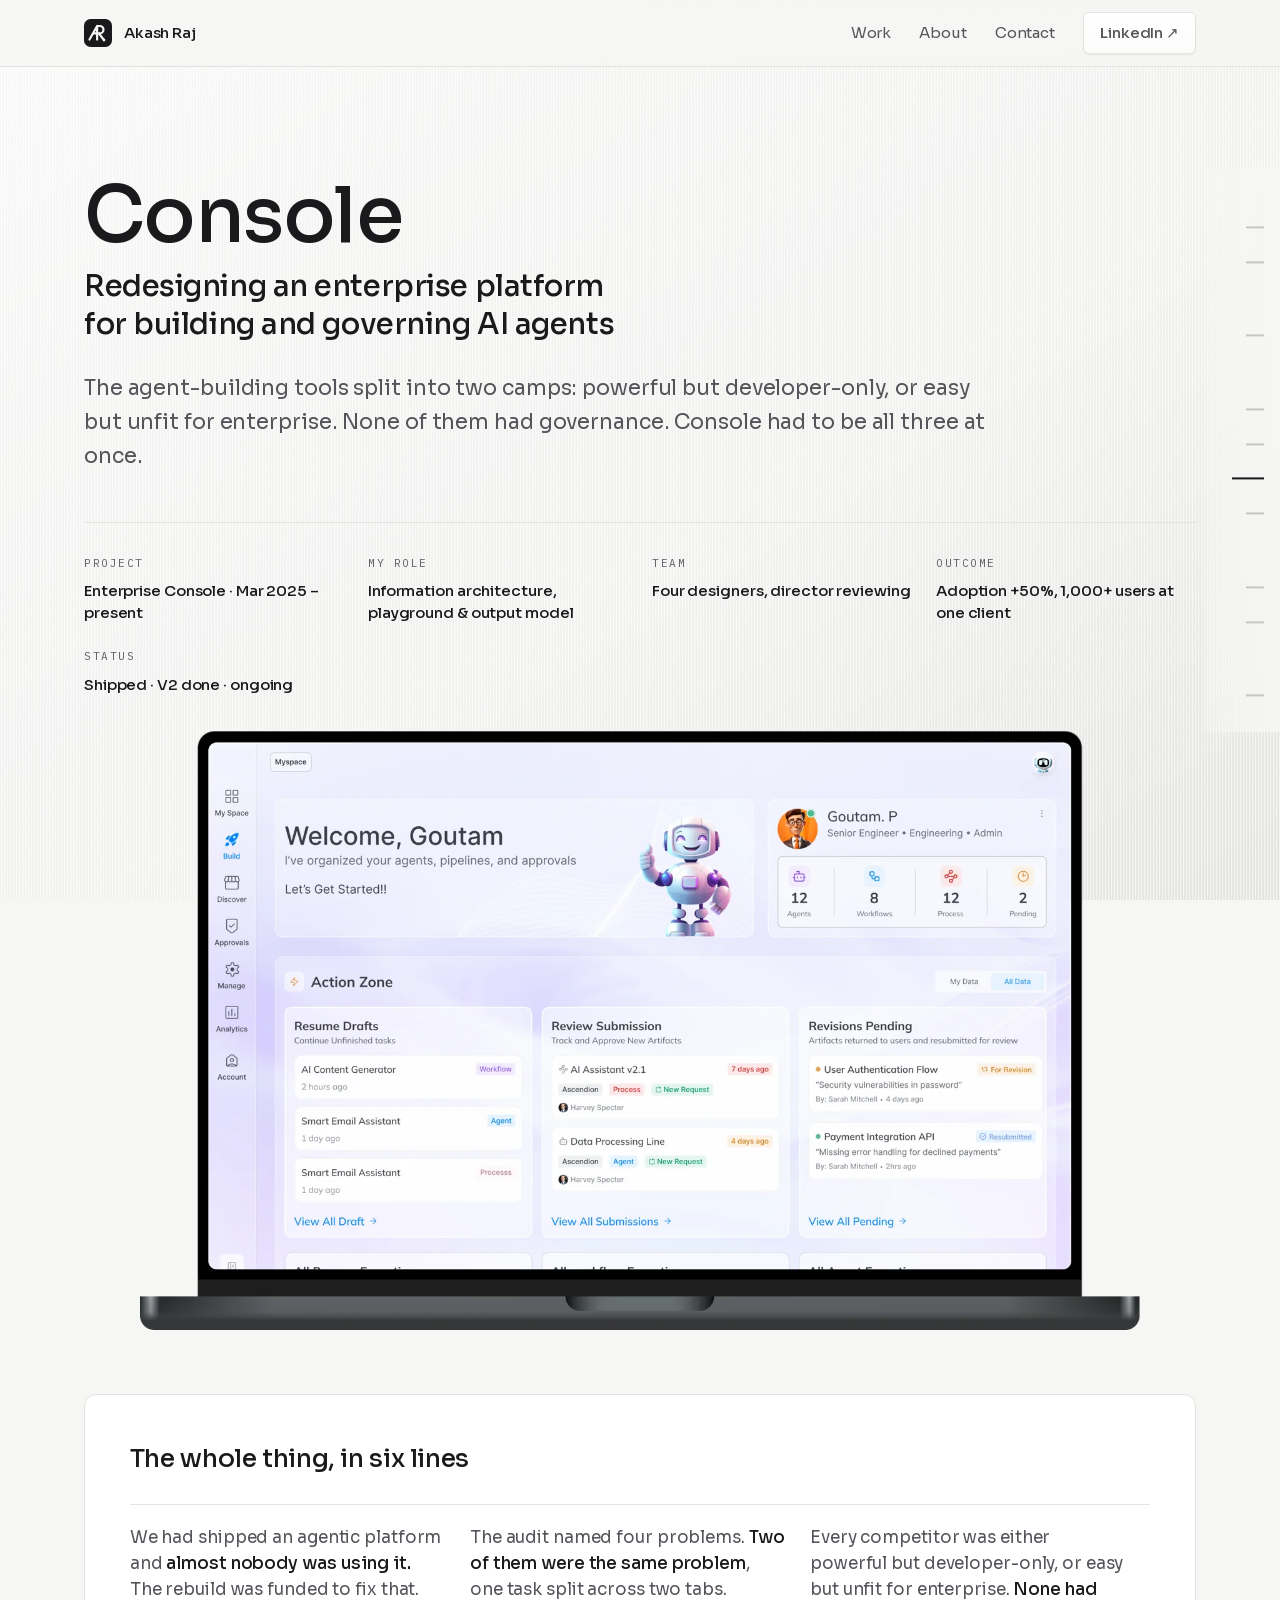
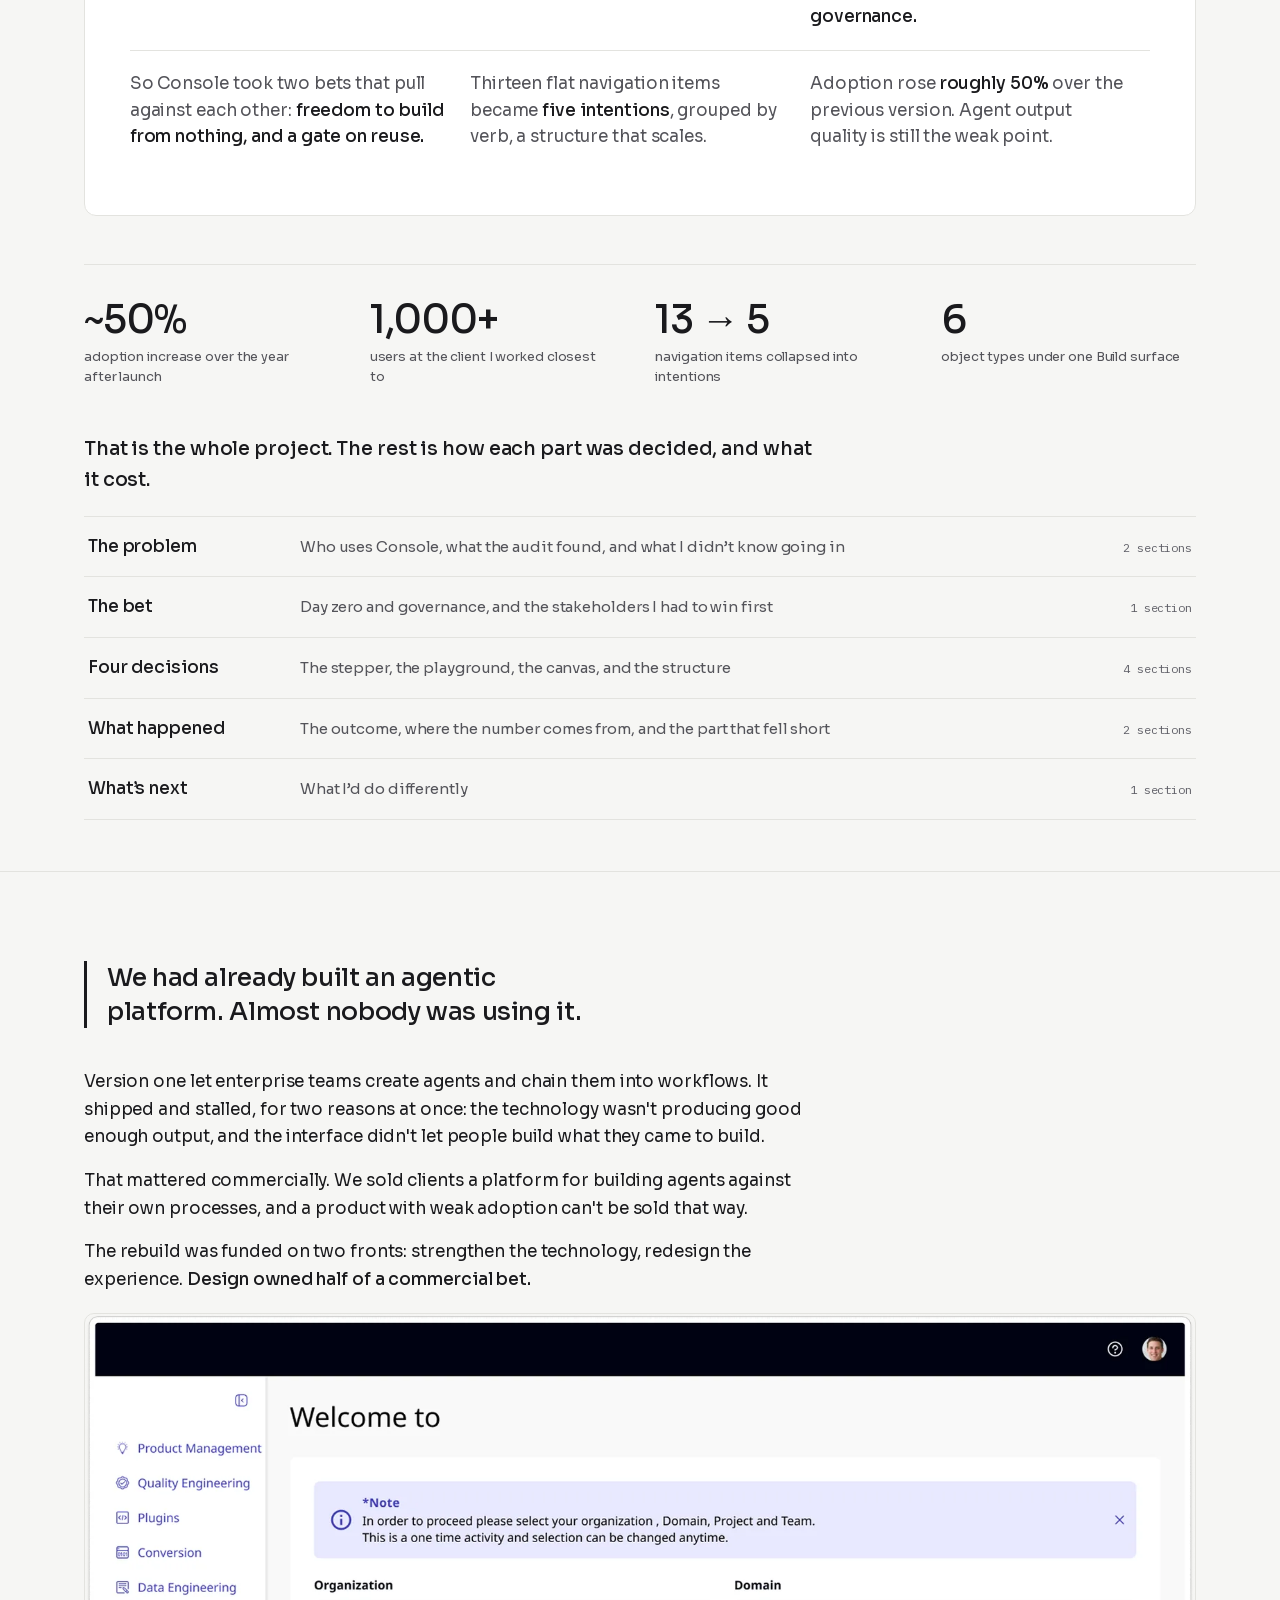
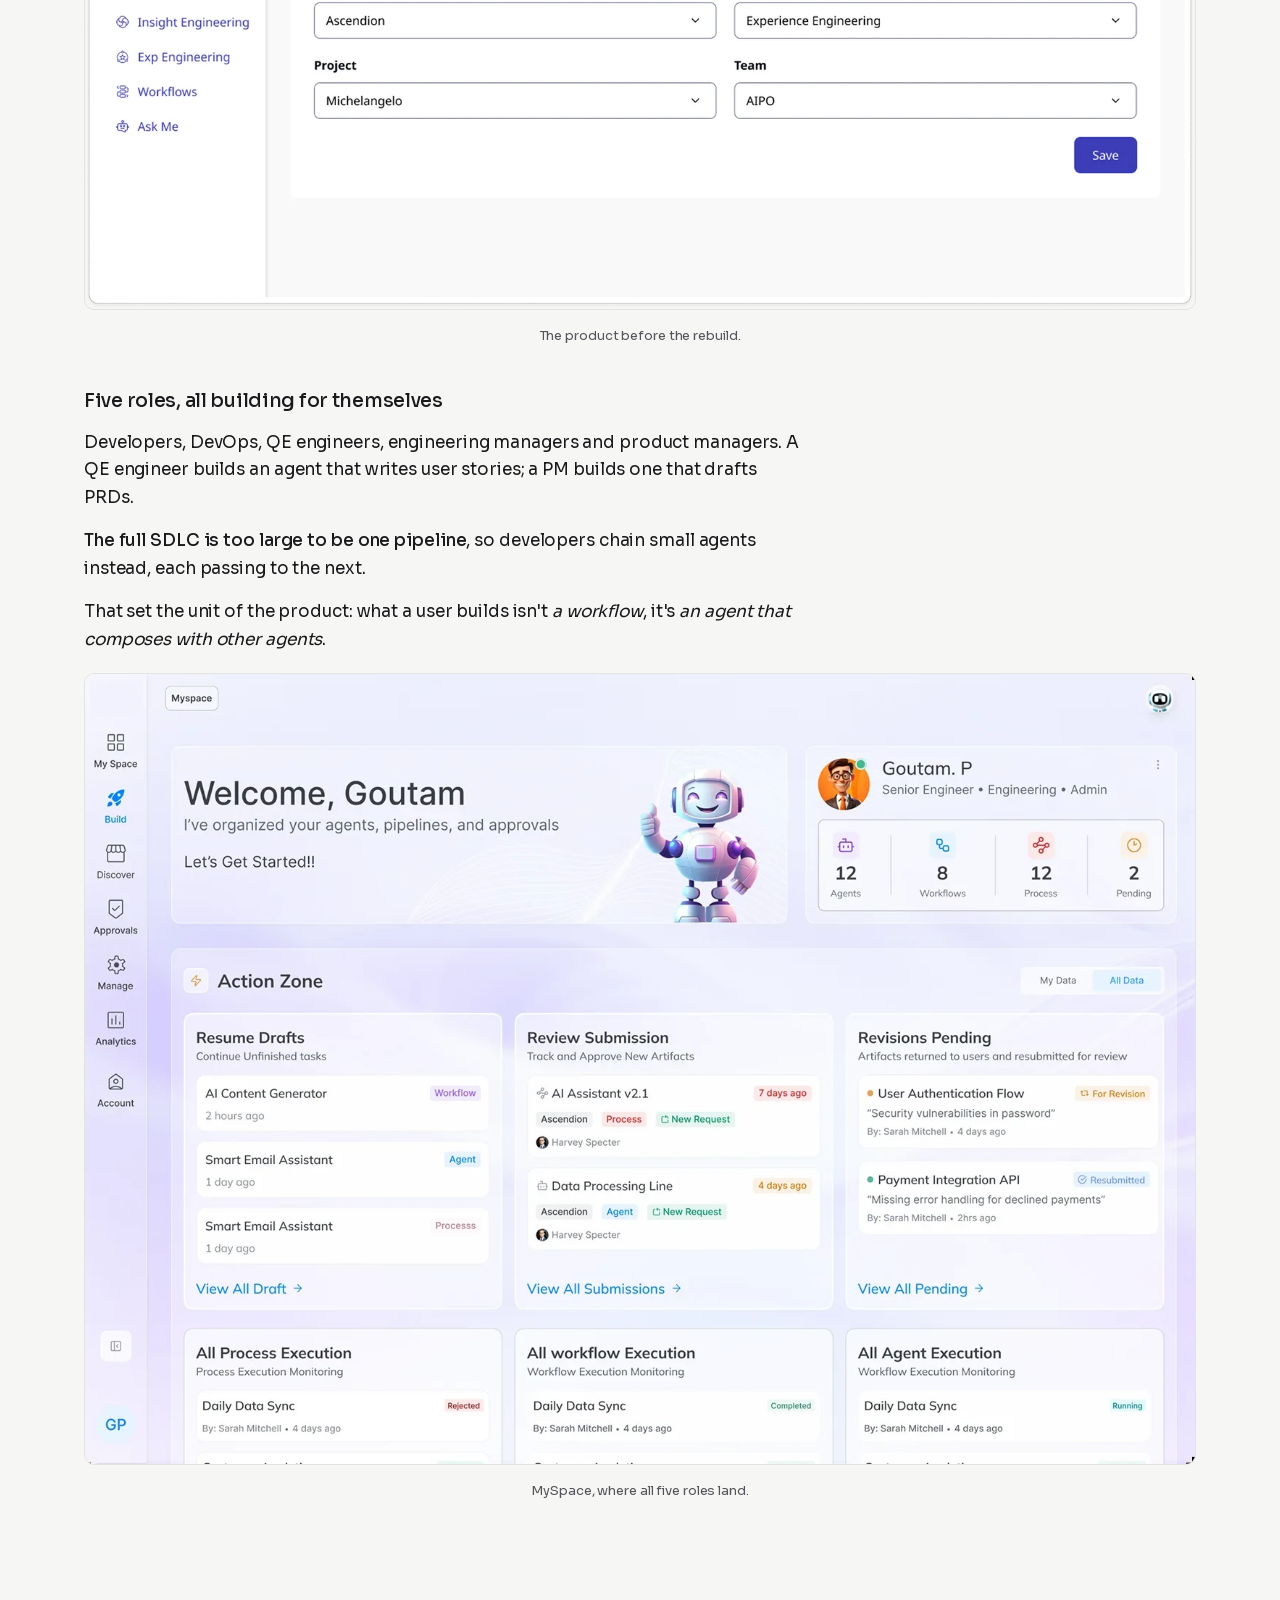
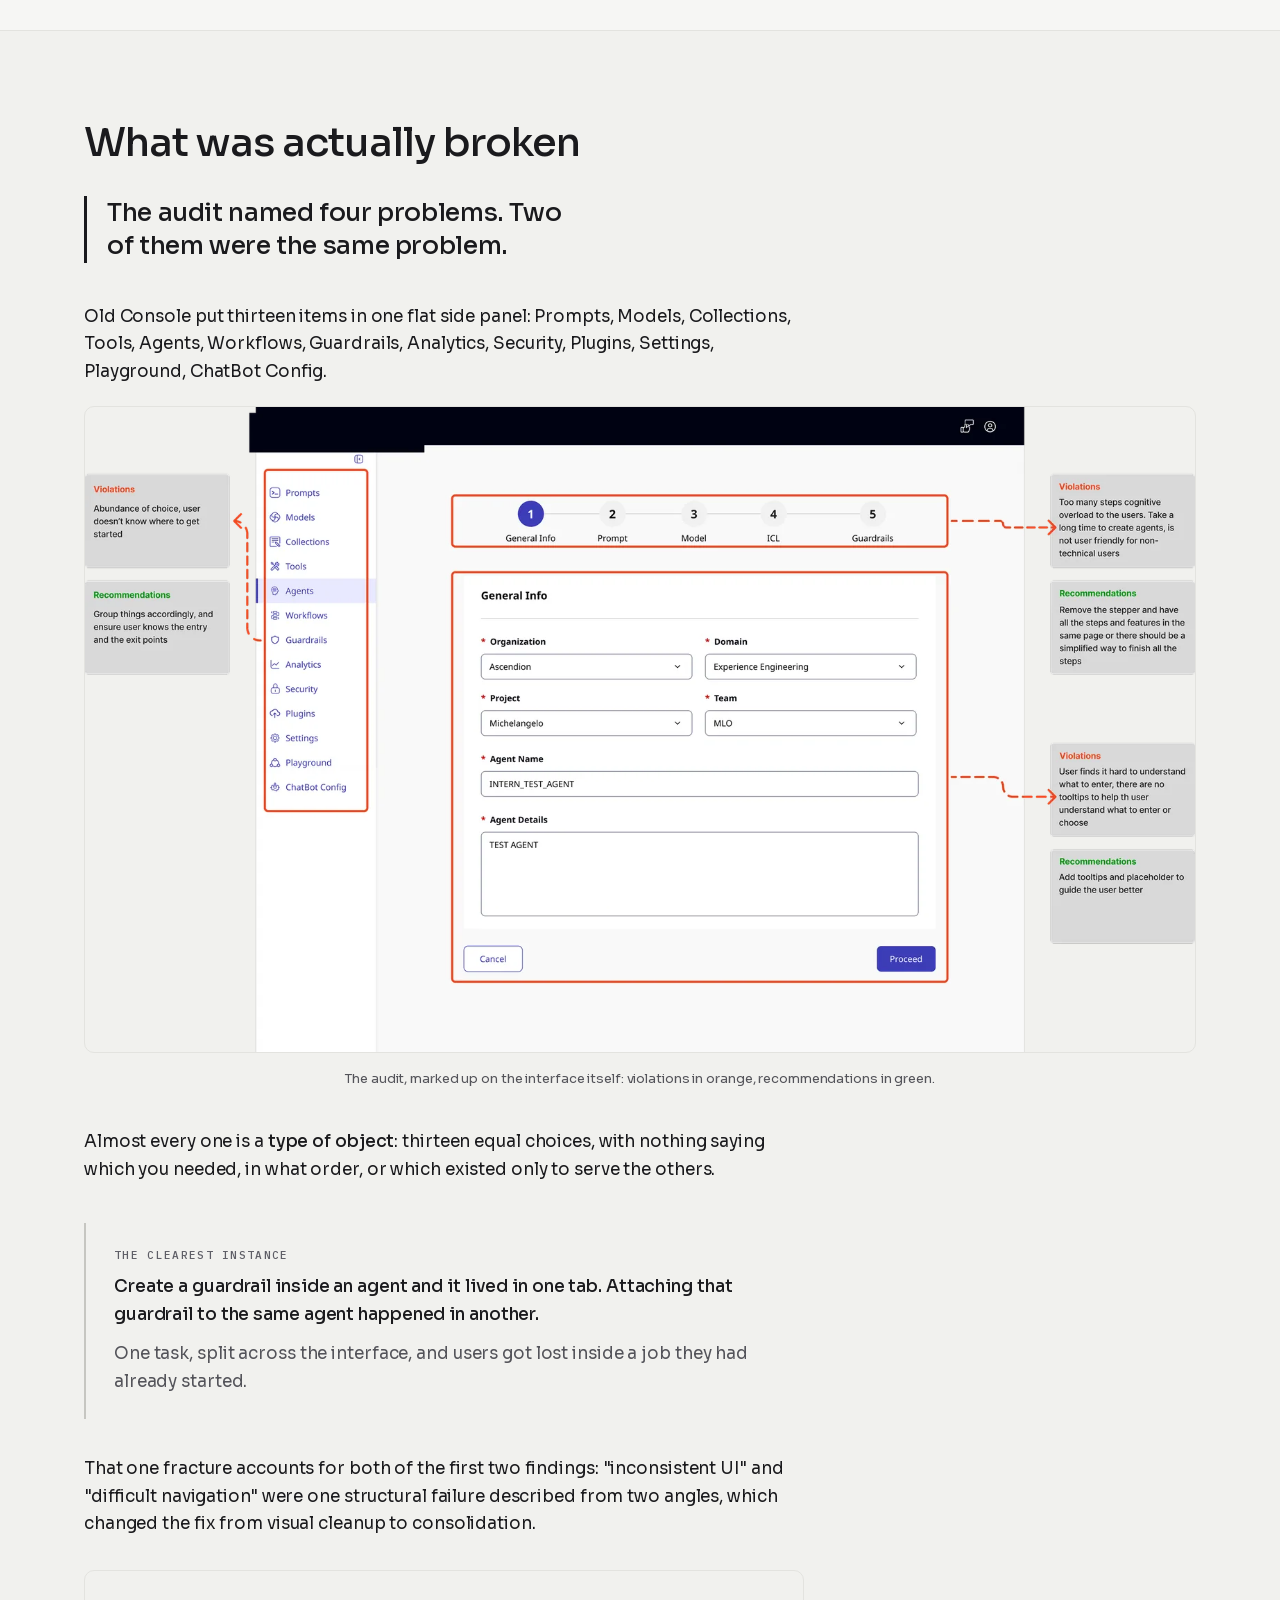
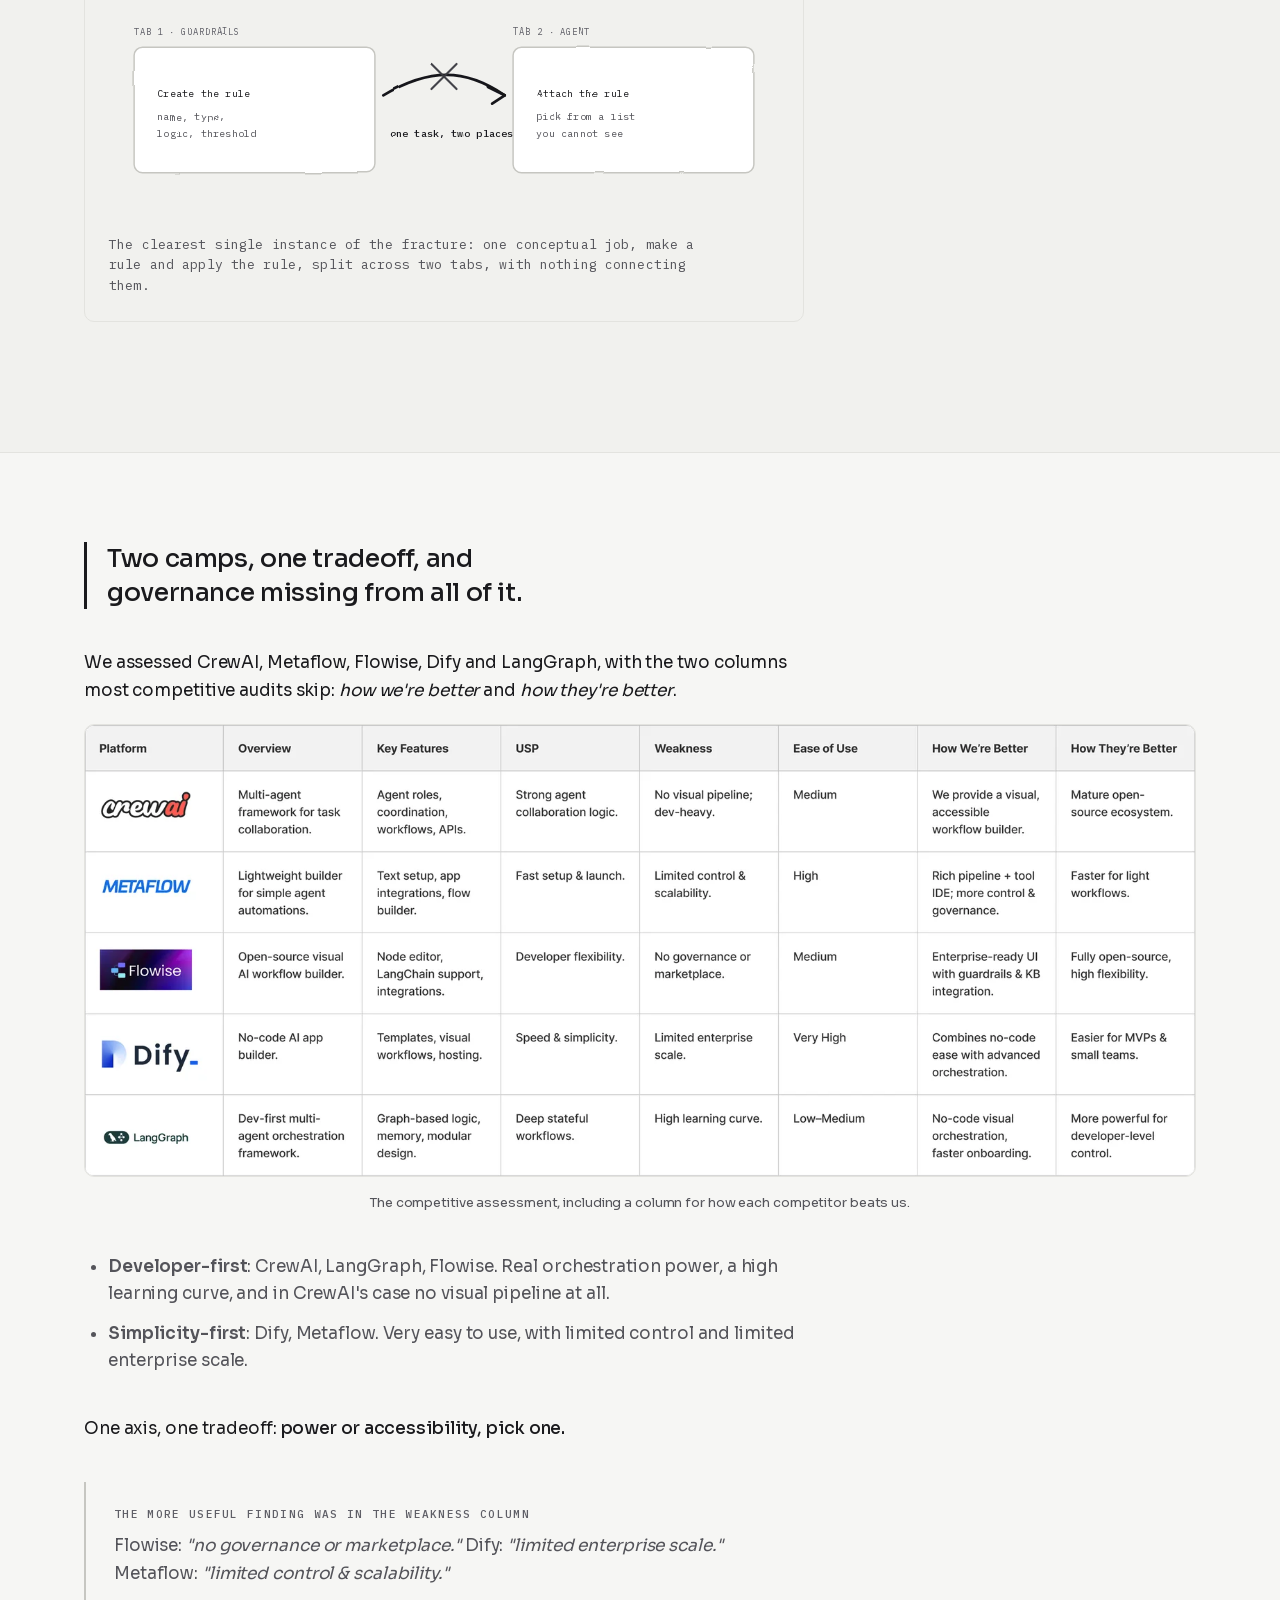
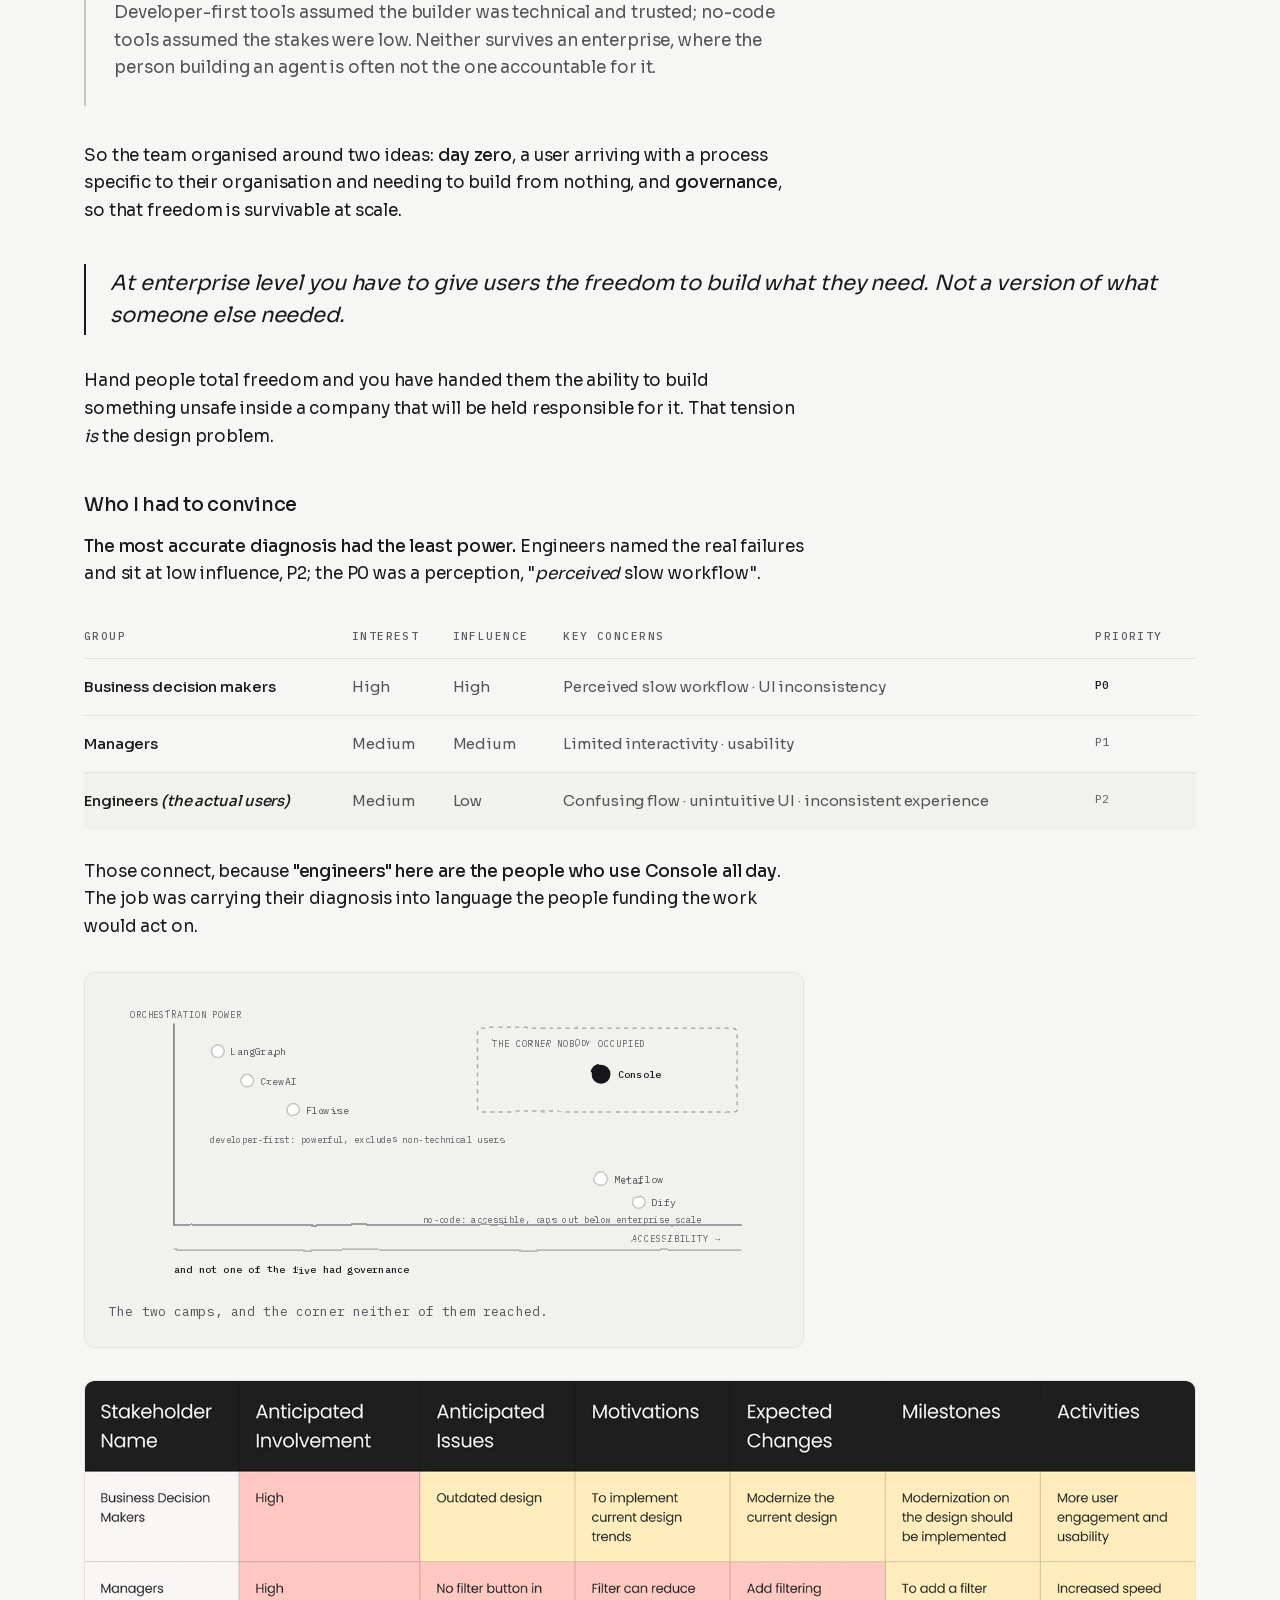
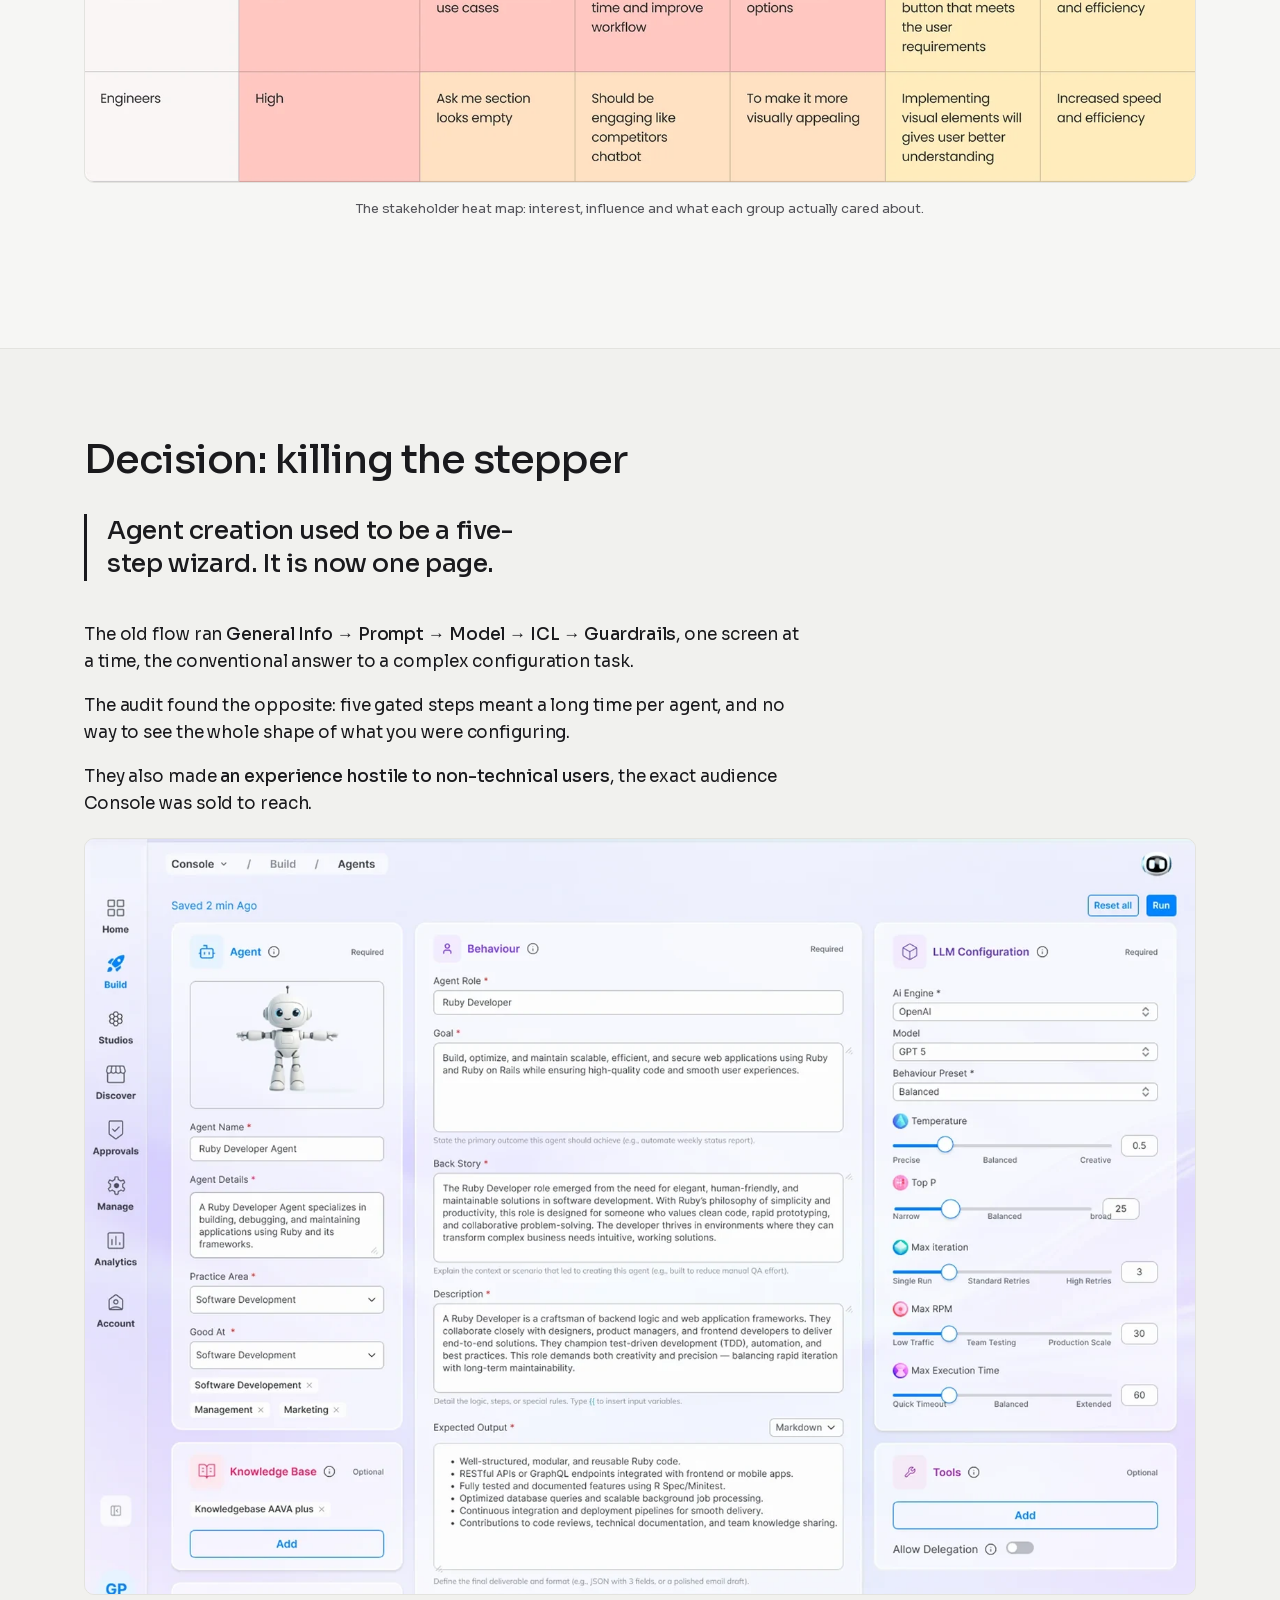
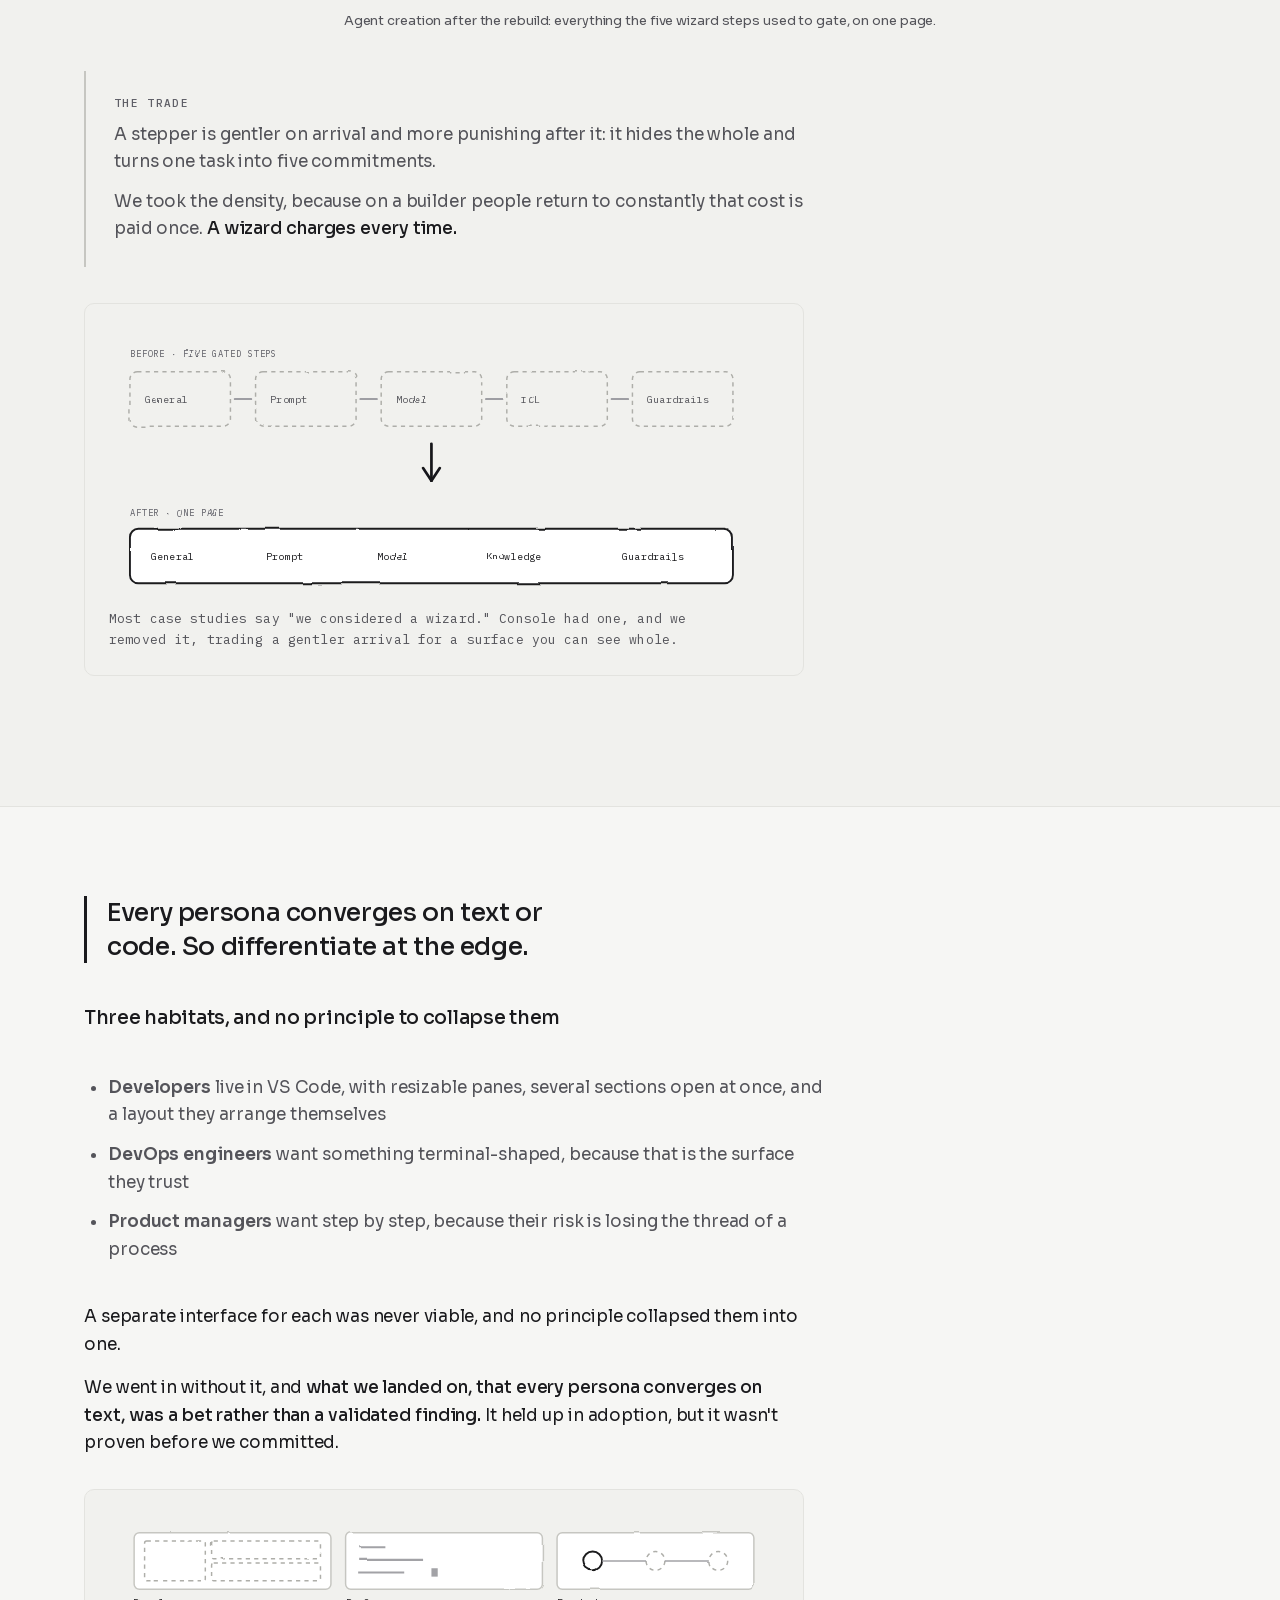
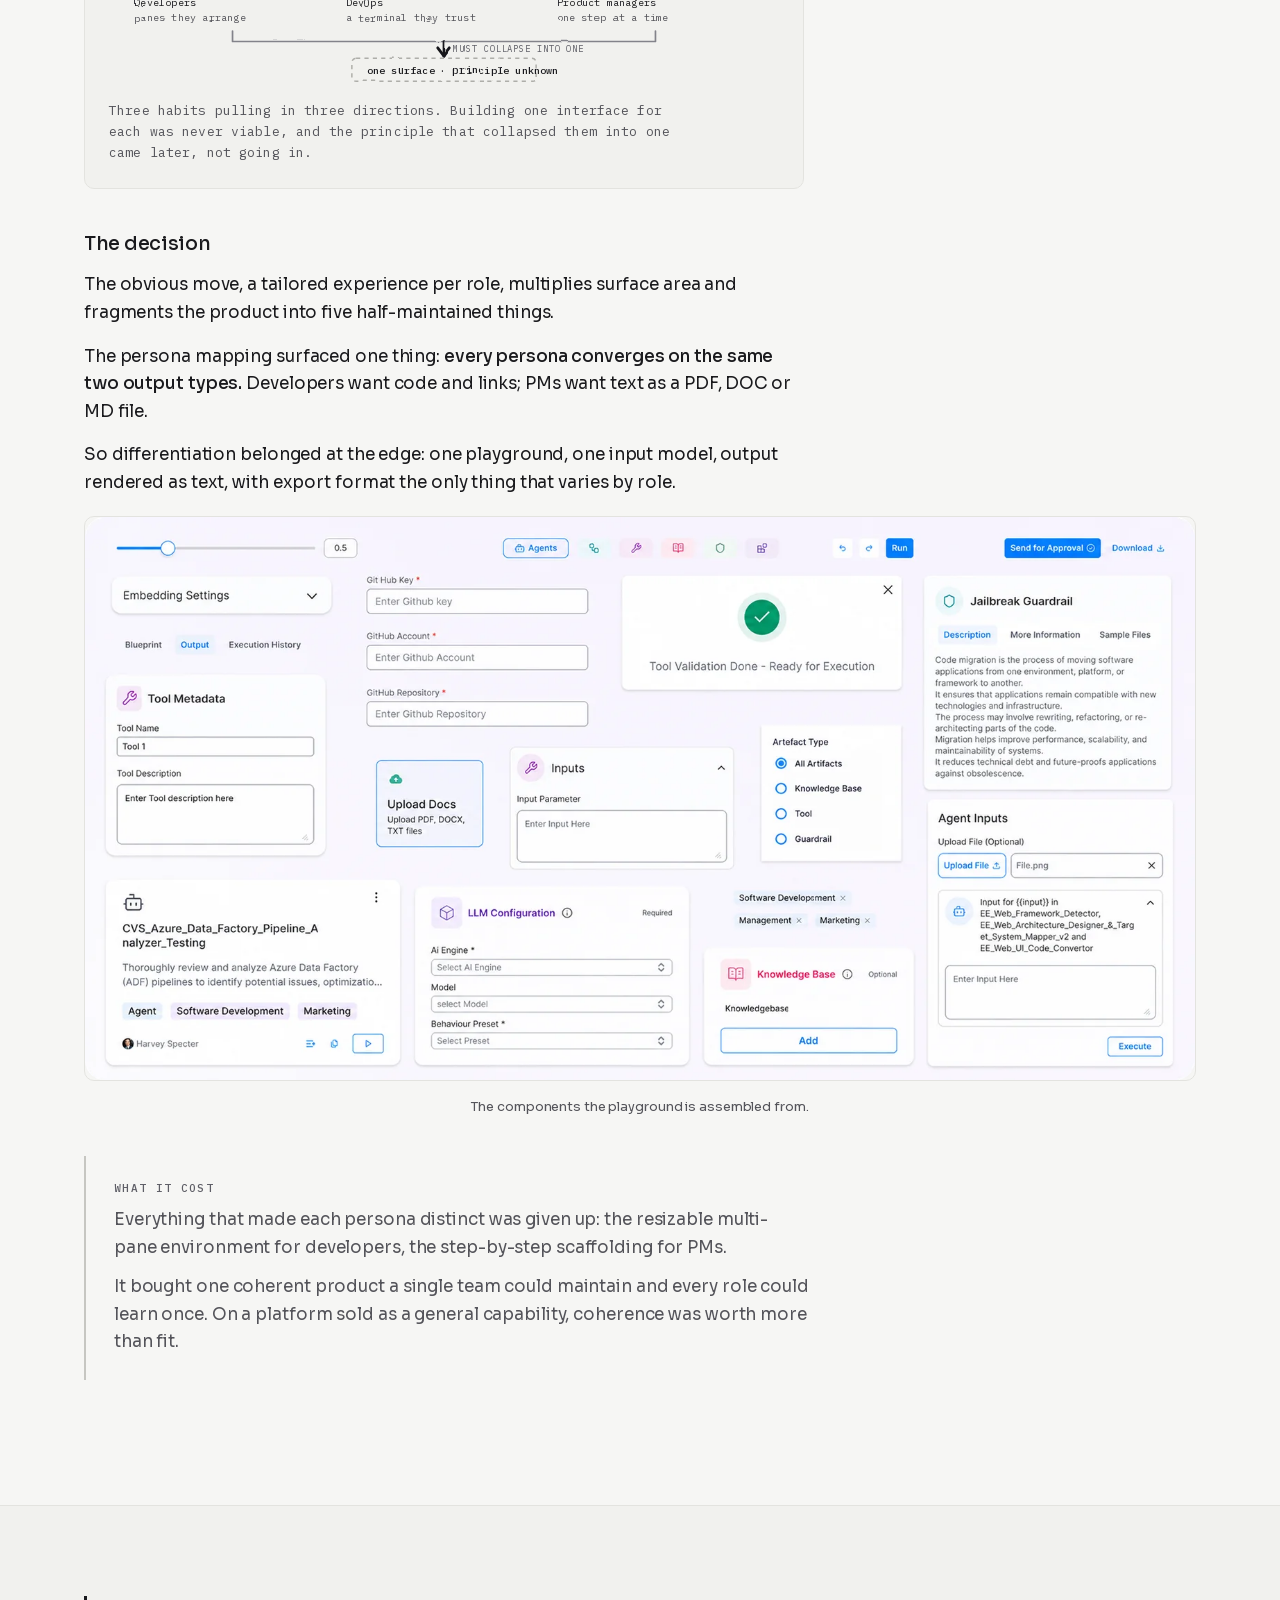
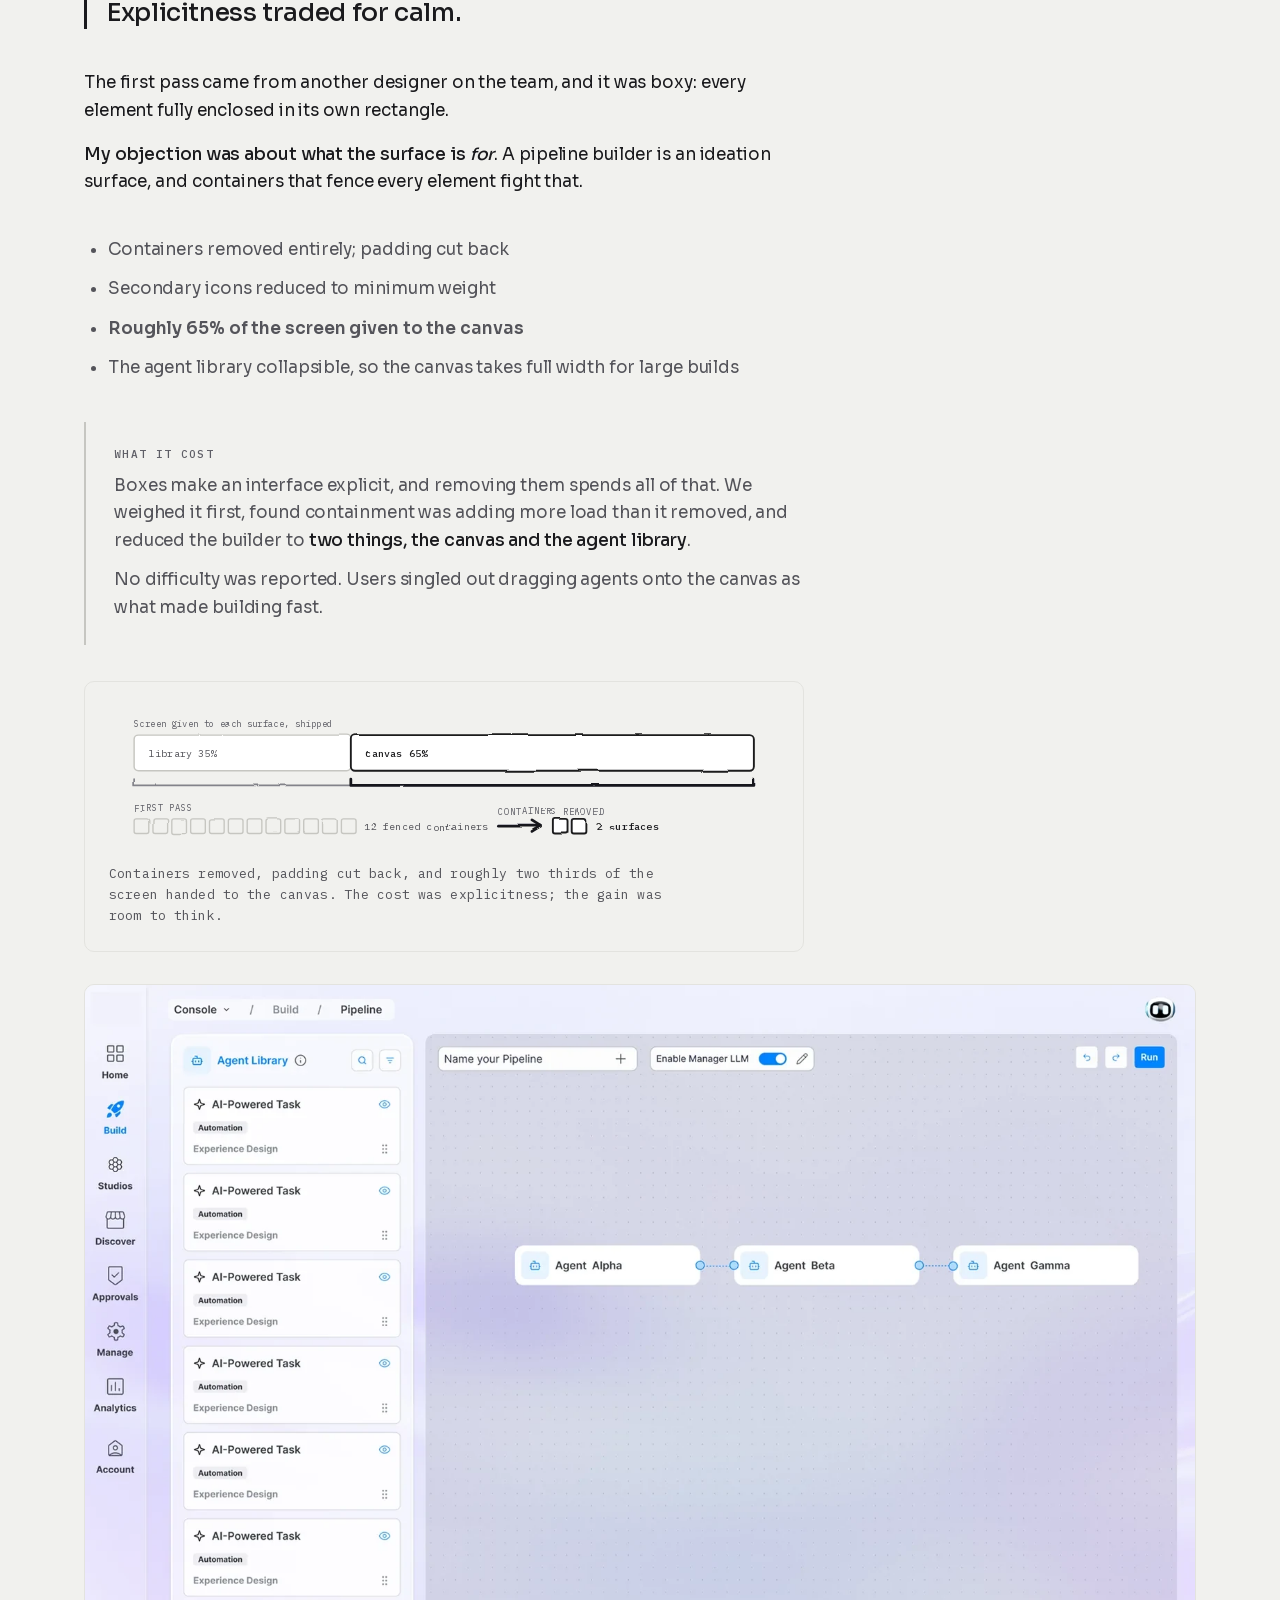
<file: case-study.html>
<!doctype html>
<html lang="en">
<head>
<meta charset="utf-8">
<meta name="viewport" content="width=device-width, initial-scale=1">
<meta name="color-scheme" content="only light">
<title>Console · Akash Raj</title>
<meta name="description" content="Every agent-building tool was either powerful but developer-only, or easy but unfit for enterprise. None had governance. Console had to be all three.">
<link rel="canonical" href="https://evangelakash.github.io/akash-portfolio/case-study.html">
<link rel="icon" href="favicon.svg" type="image/svg+xml">
<link rel="apple-touch-icon" href="apple-touch-icon.png">
<meta name="theme-color" content="#F6F6F4">
<meta name="author" content="Akash Raj">
<meta property="og:type" content="article">
<meta property="og:site_name" content="Akash Raj">
<meta property="og:title" content="Console">
<meta property="og:description" content="The agent-building tools split into two camps: powerful but developer-only, or easy but unfit for enterprise. None of them had governance. Console had to be all three at once.">
<meta property="og:url" content="https://evangelakash.github.io/akash-portfolio/case-study.html">
<meta property="og:image" content="https://evangelakash.github.io/akash-portfolio/og-cover.png">
<meta property="og:image:width" content="1200">
<meta property="og:image:height" content="630">
<meta property="og:image:alt" content="Enterprise Console after the redesign, shown on a laptop.">
<meta name="twitter:card" content="summary_large_image">
<meta name="twitter:title" content="Console">
<meta name="twitter:description" content="The agent-building tools split into two camps: powerful but developer-only, or easy but unfit for enterprise. None of them had governance. Console had to be all three at once.">
<meta name="twitter:image" content="https://evangelakash.github.io/akash-portfolio/og-cover.png">
<link rel="preload" href="fonts/Sora-300-latin.woff2" as="font" type="font/woff2" crossorigin>
<link rel="preload" href="fonts/Literata-400-latin.woff2" as="font" type="font/woff2" crossorigin>
<link rel="stylesheet" href="style.css?v=58">
<script>document.documentElement.className+=" js";</script>
<script>
/* keeps the heavy files (the 3D house above all) on disk between visits; this host expires them in ten minutes */
if ('serviceWorker' in navigator) addEventListener('load', () => navigator.serviceWorker.register('sw.js').catch(() => {}));
</script>
</head>
<body id="top">

<svg width="0" height="0" style="position:absolute" aria-hidden="true" focusable="false">
  <defs>
    <filter id="rough" x="-6%" y="-6%" width="112%" height="112%">
      <feTurbulence type="fractalNoise" baseFrequency="0.022" numOctaves="3" seed="7" result="n"/>
      <feDisplacementMap in="SourceGraphic" in2="n" scale="2.4" xChannelSelector="R" yChannelSelector="G"/>
    </filter>
  </defs>
</svg>

<a class="skip" href="#main">Skip to content</a>
<header class="nav">
  <div class="container nav__inner">
    <a class="nav__mark" href="index.html">
      <svg class="logo" viewBox="0 0 64 64" aria-hidden="true" focusable="false"><rect class="logo__tile" width="64" height="64" rx="15"/><path class="logo__ink" d="M12.5 47 L30 16 V47 M30 16 H36 A8.5 8.5 0 0 1 36 33 H21.6 M34 33 L43.4 45.2"/><circle class="logo__node" cx="45.6" cy="48" r="3.2"/></svg>
      <span class="nav__name">Akash Raj</span>
    </a>
    <nav class="nav__links" aria-label="Primary">
      <a href="index.html#work">Work</a>
      <a href="index.html#about">About</a>
      <a href="index.html#contact">Contact</a>
      <a class="btn btn--sm" href="https://www.linkedin.com/in/evangelakash" target="_blank" rel="noopener">LinkedIn &#8599;</a>
    </nav>
      <details class="nav__menu">
        <summary aria-label="Menu"><span></span><span></span></summary>
        <div class="nav__sheet">
          <a href="index.html#work">Work</a>
          <a href="index.html#about">About</a>
          <a href="index.html#contact">Contact</a>
          <a href="#top">Top of case study</a>
        </div>
      </details>
  </div>
</header>

<nav class="cs-rail" aria-label="Sections">
  <ol>
      <li class="cs-rail__grp" aria-hidden="true"><span class="cs-rail__label">The problem</span></li>
      <li><a href="#s01" class="is-here"><span class="cs-rail__label">The situation</span><i class="cs-rail__tick" aria-hidden="true"></i></a></li>
      <li><a href="#s03"><span class="cs-rail__label">What was actually broken</span><i class="cs-rail__tick" aria-hidden="true"></i></a></li>
      <li class="cs-rail__grp" aria-hidden="true"><span class="cs-rail__label">The bet</span></li>
      <li><a href="#s05"><span class="cs-rail__label">Day zero, and buy-in</span><i class="cs-rail__tick" aria-hidden="true"></i></a></li>
      <li class="cs-rail__grp" aria-hidden="true"><span class="cs-rail__label">Four decisions</span></li>
      <li><a href="#s07"><span class="cs-rail__label">Decision: killing the stepper</span><i class="cs-rail__tick" aria-hidden="true"></i></a></li>
      <li><a href="#s08"><span class="cs-rail__label">Decision: one playground</span><i class="cs-rail__tick" aria-hidden="true"></i></a></li>
      <li><a href="#s09"><span class="cs-rail__label">Decision: the canvas gets the room</span><i class="cs-rail__tick" aria-hidden="true"></i></a></li>
      <li><a href="#s10"><span class="cs-rail__label">The structure: grouped by verb</span><i class="cs-rail__tick" aria-hidden="true"></i></a></li>
      <li class="cs-rail__grp" aria-hidden="true"><span class="cs-rail__label">What happened</span></li>
      <li><a href="#s12"><span class="cs-rail__label">What happened</span><i class="cs-rail__tick" aria-hidden="true"></i></a></li>
      <li><a href="#s13"><span class="cs-rail__label">What didn't work, and V2</span><i class="cs-rail__tick" aria-hidden="true"></i></a></li>
      <li class="cs-rail__grp" aria-hidden="true"><span class="cs-rail__label">What&rsquo;s next</span></li>
      <li><a href="#s15"><span class="cs-rail__label">What I'd do differently</span><i class="cs-rail__tick" aria-hidden="true"></i></a></li>
  </ol>
</nav>

<main id="main" tabindex="-1">

<section class="cs-hero">
  <div class="container">
    <h1 class="cs-hero__title cs-hero__title--sub reveal" style="--d:80ms">Console</h1>
    <p class="cs-hero__sub reveal" style="--d:120ms">Redesigning an enterprise platform for building and governing AI agents</p>
    <p class="cs-hero__dek reveal" style="--d:160ms">The agent-building tools split into two camps: powerful but developer-only, or easy but unfit for enterprise. None of them had governance. Console had to be all three at once.</p>

    <dl class="cs-meta reveal" style="--d:240ms">
      <div><dt>Project</dt><dd>Enterprise Console &middot; Mar 2025 &ndash; present</dd></div>
      <div><dt>My role</dt><dd>Information architecture, playground &amp; output model</dd></div>
      <div><dt>Team</dt><dd>Four designers, director reviewing</dd></div>
      <div><dt>Outcome</dt><dd>Adoption +50%, 1,000+ users at one client</dd></div>
      <div><dt>Status</dt><dd>Shipped &middot; V2 done &middot; ongoing</dd></div>
    </dl>

    <figure class="cs-shot cs-shot--hero cs-shot--bare reveal" style="--d:320ms">
  <picture><source type="image/webp" srcset="img/console-macbook-700.webp 700w, img/console-macbook-1100.webp 1100w, img/console-macbook.webp 1600w" sizes="(min-width:1360px) 1112px, 92vw"><img width="1600" height="957" style="--ar:1600/957" src="img/console-macbook.png" alt="Enterprise Console after the redesign." loading="lazy" decoding="async" srcset="img/console-macbook-700.png 700w, img/console-macbook-1100.png 1100w, img/console-macbook.png 1600w" sizes="(min-width:1360px) 1112px, 92vw"></picture>
</figure>

    <section class="cs-tldr reveal" style="--d:400ms" aria-label="Summary">
      <h2>The whole thing, in six lines</h2>
      <ol>
        <li><p>We had shipped an agentic platform and <b>almost nobody was using it.</b> The rebuild was funded to fix that.</p></li>
        <li><p>The audit named four problems. <b>Two of them were the same problem</b>, one task split across two tabs.</p></li>
        <li><p>Every competitor was either powerful but developer-only, or easy but unfit for enterprise. <b>None had governance.</b></p></li>
        <li><p>So Console took two bets that pull against each other: <b>freedom to build from nothing, and a gate on reuse.</b></p></li>
        <li><p>Thirteen flat navigation items became <b>five intentions</b>, grouped by verb, a structure that scales.</p></li>
        <li><p>Adoption rose <b>roughly 50%</b> over the previous version. Agent output quality is still the weak point.</p></li>
      </ol>
    </section>

    <div class="cs-outcome reveal" style="--d:440ms">
      <div><b>~50%</b><span>adoption increase over the year after launch</span></div>
      <div><b>1,000+</b><span>users at the client I worked closest to</span></div>
      <div><b>13 &rarr; 5</b><span>navigation items collapsed into intentions</span></div>
      <div><b>6</b><span>object types under one Build surface</span></div>
    </div>

    <nav class="cs-map reveal" style="--d:480ms" aria-label="What the rest of this page covers">
      <p class="cs-map__lead">That is the whole project. The rest is how each part was decided, and what it cost.</p>
      <ol>
        <li><a href="#s01"><b>The problem</b><span>Who uses Console, what the audit found, and what I didn&rsquo;t know going in</span><i>2 sections</i></a></li>
        <li><a href="#s05"><b>The bet</b><span>Day zero and governance, and the stakeholders I had to win first</span><i>1 section</i></a></li>
        <li><a href="#s07"><b>Four decisions</b><span>The stepper, the playground, the canvas, and the structure</span><i>4 sections</i></a></li>
        <li><a href="#s12"><b>What happened</b><span>The outcome, where the number comes from, and the part that fell short</span><i>2 sections</i></a></li>
        <li><a href="#s15"><b>What&rsquo;s next</b><span>What I&rsquo;d do differently</span><i>1 section</i></a></li>
      </ol>
    </nav>
  </div>
</section>

<section class="cs-sec" id="s01">
  <div class="container">
<p class="cs-sec__lede reveal">We had already built an agentic platform. Almost nobody was using it.</p>
<div class="cs-unit reveal">
  <p>Version one let enterprise teams create agents and chain them into workflows. It shipped and stalled, for two reasons at once: the technology wasn't producing good enough output, and the interface didn't let people build what they came to build.</p>
  <p>That mattered commercially. We sold clients a platform for building agents against their own processes, and a product with weak adoption can't be sold that way.</p>
  <p>The rebuild was funded on two fronts: strengthen the technology, redesign the experience. <strong>Design owned half of a commercial bet.</strong></p>
  <figure class="cs-fig reveal">
  <picture><source type="image/webp" srcset="img/console-old-screen-700.webp 700w, img/console-old-screen-1100.webp 1100w, img/console-old-screen.webp 1600w" sizes="(min-width:1360px) 1112px, 92vw"><img width="1600" height="858" style="--ar:1600/858" src="img/console-old-screen.png" alt="Old Console, before the redesign." loading="lazy" decoding="async" srcset="img/console-old-screen-700.png 700w, img/console-old-screen-1100.png 1100w, img/console-old-screen.png 1600w" sizes="(min-width:1360px) 1112px, 92vw"></picture>
  <figcaption>The product before the rebuild.</figcaption>
</figure>
</div>
<div class="cs-unit reveal">
  <h3>Five roles, all building for themselves</h3>
  <p>Developers, DevOps, QE engineers, engineering managers and product managers. A QE engineer builds an agent that writes user stories; a PM builds one that drafts PRDs.</p>
  <p><strong>The full SDLC is too large to be one pipeline</strong>, so developers chain small agents instead, each passing to the next.</p>
  <p>That set the unit of the product: what a user builds isn't <em>a workflow</em>, it's <em>an agent that composes with other agents</em>.</p>
  <figure class="cs-fig reveal">
  <picture><source type="image/webp" srcset="img/console-homepage-700.webp 700w, img/console-homepage-1100.webp 1100w, img/console-homepage.webp 1532w" sizes="(min-width:1360px) 1112px, 92vw"><img width="1532" height="1090" style="--ar:1532/1090" src="img/console-homepage.png" alt="MySpace, the landing surface every role shares." loading="lazy" decoding="async" srcset="img/console-homepage-700.png 700w, img/console-homepage-1100.png 1100w, img/console-homepage.png 1532w" sizes="(min-width:1360px) 1112px, 92vw"></picture>
  <figcaption>MySpace, where all five roles land.</figcaption>
</figure>
</div>
</div>
</section>
<section class="cs-sec cs-sec--band" id="s03">
  <div class="container">
    <h2 class="cs-sec__title reveal">What was actually broken</h2>
    <p class="cs-sec__lede reveal">The audit named four problems. Two of them were the same problem.</p>
<div class="cs-unit reveal">
  <p>Old Console put thirteen items in one flat side panel: Prompts, Models, Collections, Tools, Agents, Workflows, Guardrails, Analytics, Security, Plugins, Settings, Playground, ChatBot Config.</p>
  <figure class="cs-fig reveal">
  <picture><source type="image/webp" srcset="img/console-heuristic-700.webp 700w, img/console-heuristic-1100.webp 1100w, img/console-heuristic.webp 1600w" sizes="(min-width:1360px) 1112px, 92vw"><img width="1600" height="930" style="--ar:1600/930" src="img/console-heuristic.png" alt="The heuristic evaluation: violations and recommendations marked directly on the screen." loading="lazy" decoding="async" srcset="img/console-heuristic-700.png 700w, img/console-heuristic-1100.png 1100w, img/console-heuristic.png 1600w" sizes="(min-width:1360px) 1112px, 92vw"></picture>
  <figcaption>The audit, marked up on the interface itself: violations in orange, recommendations in green.</figcaption>
</figure>
</div>
<div class="cs-unit reveal">
  <p>Almost every one is a <strong>type of object</strong>: thirteen equal choices, with nothing saying which you needed, in what order, or which existed only to serve the others.</p>
</div>
<div class="cs-note reveal"><b>The clearest instance</b>
<p><strong>Create a guardrail inside an agent and it lived in one tab. Attaching that guardrail to the same agent happened in another.</strong></p>
<p>One task, split across the interface, and users got lost inside a job they had already started.</p></div>
<div class="cs-unit reveal">
  <p>That one fracture accounts for both of the first two findings: "inconsistent UI" and "difficult navigation" were one structural failure described from two angles, which changed the fix from visual cleanup to consolidation.</p>
  <figure class="sketch">
  <svg viewBox="0 0 640 210" role="img" aria-label="Creating a guardrail happened in one tab; attaching it to the same agent happened in another.">
    <g class="fade">
      <rect class="box" x="24" y="46" width="230" height="120" rx="8"/>
      <rect class="box" x="386" y="46" width="230" height="120" rx="8"/>
      <text class="t-lab" x="24" y="34">Tab 1 · Guardrails</text>
      <text class="t-lab" x="386" y="34">Tab 2 · Agent</text>
      <text class="t-hi" x="46" y="94">Create the rule</text>
      <text x="46" y="116">name, type,</text>
      <text x="46" y="132">logic, threshold</text>
      <text class="t-hi" x="408" y="94">Attach the rule</text>
      <text x="408" y="116">pick from a list</text>
      <text x="408" y="132">you cannot see</text>
    </g>
    <path class="ink ink--key" style="--d:200ms" d="M262 92 C 306 66, 340 66, 378 92"/>
    <path class="ink ink--key" style="--d:900ms" d="M378 92 L 362 84"/>
    <path class="ink ink--key" style="--d:900ms" d="M378 92 L 366 100"/>
    <path class="ink" style="--d:1100ms" d="M308 62 L 332 86"/>
    <path class="ink" style="--d:1100ms" d="M332 62 L 308 86"/>
    <text class="t-key fade" style="--d:1300ms" x="268" y="132">one task, two places</text>
  </svg>
  <figcaption>The clearest single instance of the fracture: one conceptual job, make a rule and apply the rule, split across two tabs, with nothing connecting them.</figcaption>
</figure>
</div>

  </div>
</section>
<section class="cs-sec" id="s05">
  <div class="container">
<p class="cs-sec__lede reveal">Two camps, one tradeoff, and governance missing from all of it.</p>
<div class="cs-unit reveal">
  <p>We assessed CrewAI, Metaflow, Flowise, Dify and LangGraph, with the two columns most competitive audits skip: <em>how we're better</em> and <em>how they're better</em>.</p>
  <figure class="cs-fig reveal">
  <picture><source type="image/webp" srcset="img/console-competitors-700.webp 700w, img/console-competitors-1100.webp 1100w, img/console-competitors.webp 1600w" sizes="(min-width:1360px) 1112px, 92vw"><img width="1600" height="650" style="--ar:1600/650" src="img/console-competitors.png" alt="Competitor assessment across overview, USP, weakness, ease of use, and how each beats us." loading="lazy" decoding="async" srcset="img/console-competitors-700.png 700w, img/console-competitors-1100.png 1100w, img/console-competitors.png 1600w" sizes="(min-width:1360px) 1112px, 92vw"></picture>
  <figcaption>The competitive assessment, including a column for how each competitor beats us.</figcaption>
</figure>
</div>
<ul>
<li><strong>Developer-first</strong>: CrewAI, LangGraph, Flowise. Real orchestration power, a high learning curve, and in CrewAI's case no visual pipeline at all.</li>
<li><strong>Simplicity-first</strong>: Dify, Metaflow. Very easy to use, with limited control and limited enterprise scale.</li>
</ul>
<div class="cs-unit reveal">
  <p>One axis, one tradeoff: <strong>power or accessibility, pick one.</strong></p>
</div>
<div class="cs-note reveal"><b>The more useful finding was in the weakness column</b>
<p>Flowise: <em>"no governance or marketplace."</em> Dify: <em>"limited enterprise scale."</em> Metaflow: <em>"limited control &amp; scalability."</em></p>
<p>Developer-first tools assumed the builder was technical and trusted; no-code tools assumed the stakes were low. Neither survives an enterprise, where the person building an agent is often not the one accountable for it.</p></div>
<div class="cs-unit reveal">
  <p>So the team organised around two ideas: <strong>day zero</strong>, a user arriving with a process specific to their organisation and needing to build from nothing, and <strong>governance</strong>, so that freedom is survivable at scale.</p>
</div>
<blockquote class="cs-quote">At enterprise level you have to give users the freedom to build what they need. Not a version of what someone else needed.</blockquote>
<div class="cs-unit reveal">
  <p>Hand people total freedom and you have handed them the ability to build something unsafe inside a company that will be held responsible for it. That tension <em>is</em> the design problem.</p>
</div>
<div class="cs-unit reveal">
  <h3>Who I had to convince</h3>
  <p><strong>The most accurate diagnosis had the least power.</strong> Engineers named the real failures and sit at low influence, P2; the P0 was a perception, "<em>perceived</em> slow workflow".</p>
</div>
<div class="cs-scroll" tabindex="0" role="region" aria-label="Stakeholder map">
<table class="cs-table"><caption class="vh">Stakeholder interest, influence, concerns and priority</caption>
  <thead><tr><th scope="col">Group</th><th scope="col">Interest</th><th scope="col">Influence</th><th scope="col">Key concerns</th><th scope="col">Priority</th></tr></thead>
  <tbody>
    <tr><td>Business decision makers</td><td>High</td><td>High</td><td>Perceived slow workflow · UI inconsistency</td><td class="p0">P0</td></tr>
    <tr><td>Managers</td><td>Medium</td><td>Medium</td><td>Limited interactivity · usability</td><td class="p1">P1</td></tr>
    <tr class="row-key"><td>Engineers <em>(the actual users)</em></td><td>Medium</td><td>Low</td><td>Confusing flow · unintuitive UI · inconsistent experience</td><td class="p2">P2</td></tr>
  </tbody>
</table>
</div>
<div class="cs-unit reveal">
  <p>Those connect, because <strong>"engineers" here are the people who use Console all day</strong>. The job was carrying their diagnosis into language the people funding the work would act on.</p>
  <figure class="sketch">
  <svg viewBox="0 0 640 272" role="img" aria-label="Five platforms plotted on orchestration power against accessibility. Developer-first tools sit high and left, no-code tools low and right, and the high-power high-accessibility corner was empty. None of the five had governance.">
      <g class="fade">
        <text class="t-lab" x="20" y="16">Orchestration power</text>
        <text class="t-lab" x="500" y="230">Accessibility &#8594;</text>
      </g>
      <path class="ink ink--dim" style="--d:0ms" d="M62 22 V 214"/>
      <path class="ink ink--dim" style="--d:120ms" d="M62 214 H 604"/>

      <g class="fade" style="--d:400ms">
        <rect class="box--ghost" x="352" y="26" width="248" height="80" rx="4"/>
        <text class="t-lab" x="366" y="44">The corner nobody occupied</text>
      </g>

      <g class="fade" style="--d:650ms">
        <circle class="box" cx="104" cy="48" r="6"/><text x="116" y="52">LangGraph</text>
        <circle class="box" cx="132" cy="76" r="6"/><text x="144" y="80">CrewAI</text>
        <circle class="box" cx="176" cy="104" r="6"/><text x="188" y="108">Flowise</text>
        <text class="t-note" x="96" y="136">developer-first: powerful, excludes non-technical users</text>

        <circle class="box" cx="470" cy="170" r="6"/><text x="482" y="174">Metaflow</text>
        <circle class="box" cx="506" cy="192" r="6"/><text x="518" y="196">Dify</text>
        <text class="t-note" x="300" y="212">no-code: accessible, caps out below enterprise scale</text>
      </g>

      <g class="fade" style="--d:1000ms">
        <circle cx="470" cy="70" r="9" fill="#16161A"/>
        <text class="t-key" x="486" y="74">Console</text>
      </g>
      <g class="fade" style="--d:1400ms">
        <path d="M62 238 H 604" stroke="#A2A2A6" stroke-width="1.2" fill="none"/>
        <text class="t-key" x="62" y="260">and not one of the five had governance</text>
      </g>
    </svg>
  <figcaption>The two camps, and the corner neither of them reached.</figcaption>
</figure>
  <figure class="cs-fig reveal">
  <picture><source type="image/webp" srcset="img/console-stakeholder-map-700.webp 700w, img/console-stakeholder-map-1100.webp 1100w, img/console-stakeholder-map.webp 1600w" sizes="(min-width:1360px) 1112px, 92vw"><img width="1600" height="578" style="--ar:1600/578" src="img/console-stakeholder-map.png" alt="Stakeholder heat map across involvement, issues, motivations and expected changes." loading="lazy" decoding="async" srcset="img/console-stakeholder-map-700.png 700w, img/console-stakeholder-map-1100.png 1100w, img/console-stakeholder-map.png 1600w" sizes="(min-width:1360px) 1112px, 92vw"></picture>
  <figcaption>The stakeholder heat map: interest, influence and what each group actually cared about.</figcaption>
</figure>
</div>
</div>
</section>
<section class="cs-sec cs-sec--band" id="s07">
  <div class="container">
    <h2 class="cs-sec__title reveal">Decision: killing the stepper</h2>
    <p class="cs-sec__lede reveal">Agent creation used to be a five-step wizard. It is now one page.</p>
<div class="cs-unit reveal">
  <p>The old flow ran <strong>General Info → Prompt → Model → ICL → Guardrails</strong>, one screen at a time, the conventional answer to a complex configuration task.</p>
  <p>The audit found the opposite: five gated steps meant a long time per agent, and no way to see the whole shape of what you were configuring.</p>
  <p>They also made <strong>an experience hostile to non-technical users</strong>, the exact audience Console was sold to reach.</p>
  <figure class="cs-fig reveal">
  <picture><source type="image/webp" srcset="img/console-agent-creation-700.webp 700w, img/console-agent-creation-1100.webp 1100w, img/console-agent-creation.webp 1600w" sizes="(min-width:1360px) 1112px, 92vw"><img width="1600" height="1089" style="--ar:1600/1089" src="img/console-agent-creation.png" alt="Agent creation on one page: agent details, behaviour and model configuration side by side." loading="lazy" decoding="async" srcset="img/console-agent-creation-700.png 700w, img/console-agent-creation-1100.png 1100w, img/console-agent-creation.png 1600w" sizes="(min-width:1360px) 1112px, 92vw"></picture>
  <figcaption>Agent creation after the rebuild: everything the five wizard steps used to gate, on one page.</figcaption>
</figure>
</div>
<div class="cs-note reveal"><b>The trade</b>
<p>A stepper is gentler on arrival and more punishing after it: it hides the whole and turns one task into five commitments.</p>
  <p>We took the density, because on a builder people return to constantly that cost is paid once. <strong>A wizard charges every time.</strong></p></div>
<div class="cs-unit reveal">
  <figure class="sketch">
  <svg viewBox="0 0 640 250" role="img" aria-label="A five-step wizard replaced by a single configuration page.">
    <g class="fade">
      <text class="t-lab" x="20" y="24">Before · five gated steps</text>
      <rect class="box--ghost" x="20" y="38" width="96" height="52" rx="7"/>
      <rect class="box--ghost" x="140" y="38" width="96" height="52" rx="7"/>
      <rect class="box--ghost" x="260" y="38" width="96" height="52" rx="7"/>
      <rect class="box--ghost" x="380" y="38" width="96" height="52" rx="7"/>
      <rect class="box--ghost" x="500" y="38" width="96" height="52" rx="7"/>
      <text x="34" y="68">General</text><text x="154" y="68">Prompt</text><text x="274" y="68">Model</text>
      <text x="394" y="68">ICL</text><text x="514" y="68">Guardrails</text>
    </g>
    <path class="ink ink--dim" style="--d:100ms" d="M120 64 L136 64"/>
    <path class="ink ink--dim" style="--d:200ms" d="M240 64 L256 64"/>
    <path class="ink ink--dim" style="--d:300ms" d="M360 64 L376 64"/>
    <path class="ink ink--dim" style="--d:400ms" d="M480 64 L496 64"/>

    <path class="ink ink--key" style="--d:700ms" d="M308 106 L308 142"/>
    <path class="ink ink--key" style="--d:1000ms" d="M308 142 L300 130"/>
    <path class="ink ink--key" style="--d:1000ms" d="M308 142 L316 130"/>

    <g class="fade" style="--d:1200ms">
      <text class="t-lab" x="20" y="176">After · one page</text>
      <rect class="box box--key" x="20" y="188" width="576" height="52" rx="8"/>
      <text class="t-hi" x="40" y="218">General</text>
      <text class="t-hi" x="150" y="218">Prompt</text>
      <text class="t-hi" x="256" y="218">Model</text>
      <text class="t-hi" x="360" y="218">Knowledge</text>
      <text class="t-hi" x="490" y="218">Guardrails</text>
    </g>
  </svg>
  <figcaption>Most case studies say "we considered a wizard." Console had one, and we removed it, trading a gentler arrival for a surface you can see whole.</figcaption>
</figure>
</div>

  </div>
</section>
<section class="cs-sec" id="s08">
  <div class="container">
<p class="cs-sec__lede reveal">Every persona converges on text or code. So differentiate at the edge.</p>
<div class="cs-unit reveal">
  <h3>Three habitats, and no principle to collapse them</h3>
</div>
<ul>
<li><strong>Developers</strong> live in VS Code, with resizable panes, several sections open at once, and a layout they arrange themselves</li>
<li><strong>DevOps engineers</strong> want something terminal-shaped, because that is the surface they trust</li>
<li><strong>Product managers</strong> want step by step, because their risk is losing the thread of a process</li>
</ul>
<div class="cs-unit reveal">
  <p>A separate interface for each was never viable, and no principle collapsed them into one.</p>
  <p>We went in without it, and <strong>what we landed on, that every persona converges on text, was a bet rather than a validated finding.</strong> It held up in adoption, but it wasn't proven before we committed.</p>
  <figure class="sketch">
      <svg viewBox="0 0 640 160" role="img" aria-label="Three roles arrive from three different working habits. All three had to collapse into one surface, and the principle that would do it was not known going in.">
        <g class="fade">
          <rect class="box" x="24" y="14" width="188" height="54" rx="5"/>
          <rect class="box--ghost" x="34" y="22" width="58" height="38" rx="2"/>
          <rect class="box--ghost" x="98" y="22" width="104" height="17" rx="2"/>
          <rect class="box--ghost" x="98" y="43" width="104" height="17" rx="2"/>
          <text class="t-hi" x="24" y="84">Developers</text>
          <text x="24" y="98">panes they arrange</text>

          <rect class="box" x="226" y="14" width="188" height="54" rx="5"/>
          <path d="M238 28 h 26 M238 40 h 62 M238 52 h 44" stroke="#A2A2A6" stroke-width="2" fill="none"/>
          <rect x="308" y="48" width="6" height="8" fill="#A2A2A6"/>
          <text class="t-hi" x="226" y="84">DevOps</text>
          <text x="226" y="98">a terminal they trust</text>

          <rect class="box" x="428" y="14" width="188" height="54" rx="5"/>
          <circle class="box--key" cx="462" cy="41" r="9"/>
          <circle class="box--ghost" cx="522" cy="41" r="9"/>
          <circle class="box--ghost" cx="582" cy="41" r="9"/>
          <path d="M471 41 h 42 M531 41 h 42" stroke="#A2A2A6" stroke-width="1.4" fill="none"/>
          <text class="t-hi" x="428" y="84">Product managers</text>
          <text x="428" y="98">one step at a time</text>
        </g>
        <path class="ink ink--dim" style="--d:200ms" d="M118 108 V 118 H 522 V 108"/>
        <path class="ink ink--key" style="--d:600ms" d="M320 118 V 132"/>
        <path class="ink ink--key" style="--d:800ms" d="M320 132 L 314 124 M320 132 L 326 124"/>
        <text class="t-lab fade" style="--d:700ms" x="330" y="128">must collapse into one</text>
        <g class="fade" style="--d:950ms">
          <rect class="box--ghost" x="232" y="134" width="176" height="22" rx="4"/>
          <text class="t-key" x="246" y="149">one surface &#183; principle unknown</text>
        </g>
      </svg>
      <figcaption>Three habits pulling in three directions. Building one interface for each was never viable, and the principle that collapsed them into one came later, not going in.</figcaption>
    </figure>
</div>
<div class="cs-unit reveal">
  <h3>The decision</h3>
  <p>The obvious move, a tailored experience per role, multiplies surface area and fragments the product into five half-maintained things.</p>
  <p>The persona mapping surfaced one thing: <strong>every persona converges on the same two output types.</strong> Developers want code and links; PMs want text as a PDF, DOC or MD file.</p>
  <p>So differentiation belonged at the edge: one playground, one input model, output rendered as text, with export format the only thing that varies by role.</p>
  <figure class="cs-fig reveal">
  <picture><source type="image/webp" srcset="img/console-components-700.webp 700w, img/console-components-1100.webp 1100w, img/console-components.webp 1600w" sizes="(min-width:1360px) 1112px, 92vw"><img width="1600" height="811" style="--ar:1600/811" src="img/console-components.png" alt="Component library: tool metadata, LLM configuration, knowledge base, guardrails." loading="lazy" decoding="async" srcset="img/console-components-700.png 700w, img/console-components-1100.png 1100w, img/console-components.png 1600w" sizes="(min-width:1360px) 1112px, 92vw"></picture>
  <figcaption>The components the playground is assembled from.</figcaption>
</figure>
</div>
<div class="cs-note reveal"><b>What it cost</b>
<p>Everything that made each persona distinct was given up: the resizable multi-pane environment for developers, the step-by-step scaffolding for PMs.</p>
<p>It bought one coherent product a single team could maintain and every role could learn once. On a platform sold as a general capability, coherence was worth more than fit.</p></div>
</div>
</section>
<section class="cs-sec cs-sec--band" id="s09">
  <div class="container">
<p class="cs-sec__lede reveal">Explicitness traded for calm.</p>
<div class="cs-unit reveal">
  <p>The first pass came from another designer on the team, and it was boxy: every element fully enclosed in its own rectangle.</p>
  <p><strong>My objection was about what the surface is <em>for</em></strong>. A pipeline builder is an ideation surface, and containers that fence every element fight that.</p>
</div>
<ul>
<li>Containers removed entirely; padding cut back</li>
<li>Secondary icons reduced to minimum weight</li>
<li><strong>Roughly 65% of the screen given to the canvas</strong></li>
<li>The agent library collapsible, so the canvas takes full width for large builds</li>
</ul>
<div class="cs-note reveal"><b>What it cost</b>
<p>Boxes make an interface explicit, and removing them spends all of that. We weighed it first, found containment was adding more load than it removed, and reduced the builder to <strong>two things, the canvas and the agent library</strong>.</p>
    
<p>No difficulty was reported. Users singled out dragging agents onto the canvas as what made building fast.</p></div>
<div class="cs-unit reveal">
  <figure class="sketch">
      <svg viewBox="0 0 640 132" role="img" aria-label="The shipped builder gives roughly sixty-five percent of the screen to the canvas, and reduces the twelve fenced containers of the first pass to two surfaces.">
        <g class="fade">
          <text class="t-note" x="24" y="16">Screen given to each surface, shipped</text>
          <rect class="box" x="24" y="24" width="207" height="34" rx="4"/>
          <rect class="box--key" x="231" y="24" width="385" height="34" rx="4"/>
          <text x="38" y="45">library 35%</text>
          <text class="t-key" x="245" y="45">canvas 65%</text>
        </g>
        <path class="ink ink--dim" style="--d:200ms" d="M24 66 V 72 H 231 V 66"/>
        <path class="ink ink--key" style="--d:350ms" d="M231 66 V 72 H 616 V 66"/>
        <g class="fade" style="--d:700ms">
          <text class="t-lab" x="24" y="96">First pass</text>
          <g fill="none" stroke="#C6C6C1" stroke-width="1.3">
            <rect x="24" y="104" width="14" height="14" rx="2"/><rect x="42" y="104" width="14" height="14" rx="2"/>
            <rect x="60" y="104" width="14" height="14" rx="2"/><rect x="78" y="104" width="14" height="14" rx="2"/>
            <rect x="96" y="104" width="14" height="14" rx="2"/><rect x="114" y="104" width="14" height="14" rx="2"/>
            <rect x="132" y="104" width="14" height="14" rx="2"/><rect x="150" y="104" width="14" height="14" rx="2"/>
            <rect x="168" y="104" width="14" height="14" rx="2"/><rect x="186" y="104" width="14" height="14" rx="2"/>
            <rect x="204" y="104" width="14" height="14" rx="2"/><rect x="222" y="104" width="14" height="14" rx="2"/>
          </g>
          <text x="244" y="115">12 fenced containers</text>
        </g>
        <path class="ink ink--key" style="--d:1000ms" d="M372 111 h 40"/>
        <path class="ink ink--key" style="--d:1200ms" d="M412 111 L 404 106 M412 111 L 404 116"/>
        <text class="t-lab fade" style="--d:1100ms" x="372" y="100">containers removed</text>
        <g class="fade" style="--d:1350ms">
          <rect class="box--key" x="424" y="104" width="14" height="14" rx="2"/>
          <rect class="box--key" x="442" y="104" width="14" height="14" rx="2"/>
          <text class="t-key" x="466" y="115">2 surfaces</text>
        </g>
      </svg>
      <figcaption>Containers removed, padding cut back, and roughly two thirds of the screen handed to the canvas. The cost was explicitness; the gain was room to think.</figcaption>
    </figure>
  <figure class="cs-fig reveal">
  <picture><source type="image/webp" srcset="img/console-pipeline-700.webp 700w, img/console-pipeline-1100.webp 1100w, img/console-pipeline.webp 1600w" sizes="(min-width:1360px) 1112px, 92vw"><img width="1600" height="1089" style="--ar:1600/1089" src="img/console-pipeline.png" alt="Pipeline creation: agent library on the left, canvas taking the rest." loading="lazy" decoding="async" srcset="img/console-pipeline-700.png 700w, img/console-pipeline-1100.png 1100w, img/console-pipeline.png 1600w" sizes="(min-width:1360px) 1112px, 92vw"></picture>
  <figcaption>The canvas, with the library collapsible beside it.</figcaption>
</figure>
</div>
</div>
</section>
<section class="cs-sec" id="s10">
  <div class="container">
    <h2 class="cs-sec__title reveal">The structure: grouped by verb</h2>
    <p class="cs-sec__lede reveal">Thirteen peers became five intentions.</p>
<ul>
<li><strong>MySpace</strong>: where you land. Your own work.</li>
<li><strong>Build</strong>: agents, pipelines, APB, knowledge bases, tools, guardrails</li>
<li><strong>Studios</strong>: separate applications the platform links out to, entitlement-controlled, so a client without it doesn't see the item</li>
<li><strong>Discover</strong>: the marketplace of what others published</li>
<li><strong>Approvals</strong>: what's waiting on a decision</li>
<li><strong>Manage</strong>: roles and access control. Admins only.</li>
</ul>
<div class="cs-note reveal"><b>The principle</b>
<p><strong>Group by the verb, not the object.</strong> The six things you can build nest under <em>Build</em>, because wanting to make something is one intention.</p>
<p>And it scales: <strong>a seventh buildable type adds nothing to the navigation.</strong></p></div>
<div class="cs-note reveal"><b>The seam I couldn't design away</b>
<p>Studios sit in the navigation but leave the product when clicked, which breaks the containment the rest of the structure promises. <strong>That was an engineering constraint</strong>: folding them in would have made Console far too heavy.</p></div>
<div class="cs-unit reveal">
  <h3>Two tiers, not six things</h3>
  <p><strong>Guardrails, tools and knowledge bases are supporting components</strong>, each attached to something else. <strong>Agents, pipelines and processes are what you compose from them.</strong> Build isn't a category. It's a workshop with a parts shelf.</p>
  <p>A component doesn't go straight into circulation: build it, test it in the playground, then <strong>send it for approval</strong>. That gate is why <em>Approvals</em> earns a top-level place.</p>
</div>
<div class="cs-note reveal"><b>Why this is the sharper version of the story</b>
<p>The obvious fix for a task spanning two tabs is one screen, and that is not what happened. Creation and attachment are <em>still</em> separate.</p>
  <p>The old product split them <strong>by accident</strong>, the new one separates them <strong>by layer</strong>, with a governed library between. One is fragmentation, the other is architecture.</p>
<h3>The model belongs to the agent</h3>
<p>Model configuration lives in agent creation and nowhere else: <strong>a pipeline inherits its agents' models and cannot override them</strong>, which would have meant the same agent behaving differently depending on where it was used.</p>
  <p>Every tier owns its properties and higher tiers inherit rather than override, and that is what keeps a reusable part reusable.</p></div>
<div class="cs-unit reveal">
  <figure class="sketch">
  <svg viewBox="0 0 640 380" role="img" aria-label="Thirteen flat navigation items regrouped into five intentions.">
    <g class="fade">
      <text class="t-note" x="20" y="24">Before · 13 object types, flat</text>
    </g>
    <g class="fade" style="--d:200ms">
      <rect class="box--ghost" x="20" y="36" width="150" height="316" rx="8"/>
      <text x="36" y="60">Prompts</text><text x="36" y="82">Models</text><text x="36" y="104">Collections</text>
      <text x="36" y="126">Tools</text><text x="36" y="148">Agents</text><text x="36" y="170">Workflows</text>
      <text x="36" y="192">Guardrails</text><text x="36" y="214">Analytics</text><text x="36" y="236">Security</text>
      <text x="36" y="258">Plugins</text><text x="36" y="280">Settings</text><text x="36" y="302">Playground</text>
      <text x="36" y="324">ChatBot Config</text>
    </g>

    <path class="ink ink--key" style="--d:800ms" d="M186 190 C 216 184, 234 196, 258 190"/>
    <path class="ink ink--key" style="--d:1200ms" d="M258 190 L 244 183"/>
    <path class="ink ink--key" style="--d:1200ms" d="M258 190 L 245 197"/>

    <g class="fade" style="--d:1400ms">
      <text class="t-lab" x="284" y="24">After · 5 intentions</text>
      <rect class="box" x="284" y="36" width="150" height="34" rx="7"/><text class="t-hi" x="300" y="58">MySpace</text>
      <rect class="box box--key" x="284" y="80" width="150" height="34" rx="7"/><text class="t-hi" x="300" y="102">Build</text>
      <rect class="box" x="284" y="212" width="150" height="34" rx="7"/><text class="t-hi" x="300" y="234">Discover</text>
      <rect class="box" x="284" y="256" width="150" height="34" rx="7"/><text class="t-hi" x="300" y="278">Approvals</text>
      <rect class="box" x="284" y="300" width="150" height="34" rx="7"/><text class="t-hi" x="300" y="322">Manage</text>
    </g>

    <g class="fade" style="--d:1800ms">
      <text x="462" y="140">Agents</text><text x="462" y="158">Pipelines</text><text x="462" y="176">APB</text>
      <text x="548" y="140">Tools</text><text x="548" y="158">Guardrails</text><text x="548" y="176">Knowledge</text>
    </g>
    <path class="ink ink--dim" style="--d:2000ms" d="M446 118 L446 186"/>
    <path class="ink ink--dim" style="--d:2100ms" d="M446 118 C 452 122, 450 128, 456 132"/>
    <text class="t-key fade" style="--d:2400ms" x="284" y="368">a seventh build type adds nothing to the navigation</text>
  </svg>
  <figcaption>Grouped by the verb, not the object. The six buildable things nest under one intention rather than competing at the top level, which is also why the structure scales.</figcaption>
</figure>
  <figure class="sketch">
  <svg viewBox="0 0 640 260" role="img" aria-label="Supporting components are tested, approved, then composed into agents, pipelines and processes.">
    <g class="fade">
      <text class="t-lab" x="20" y="24">The parts shelf</text>
      <rect class="box" x="20" y="36" width="120" height="44" rx="7"/><text x="36" y="63">Guardrails</text>
      <rect class="box" x="152" y="36" width="120" height="44" rx="7"/><text x="176" y="63">Tools</text>
      <rect class="box" x="284" y="36" width="120" height="44" rx="7"/><text x="300" y="63">Knowledge</text>
    </g>
    <path class="ink" style="--d:300ms" d="M212 92 L212 118"/>
    <path class="ink" style="--d:600ms" d="M212 118 L205 107"/>
    <path class="ink" style="--d:600ms" d="M212 118 L219 107"/>

    <g class="fade" style="--d:800ms">
      <rect class="box box--key" x="126" y="122" width="172" height="40" rx="20"/>
      <text class="t-paper" x="148" y="147">tested → approved</text>
    </g>
    <path class="ink" style="--d:1100ms" d="M212 172 L212 198"/>
    <path class="ink" style="--d:1300ms" d="M212 198 L205 187"/>
    <path class="ink" style="--d:1300ms" d="M212 198 L219 187"/>

    <g class="fade" style="--d:1500ms">
      <text class="t-lab" x="20" y="222">What you compose from them</text>
      <rect class="box" x="20" y="206" width="0" height="0"/>
      <text class="t-hi" x="20" y="248">Agents</text>
      <text class="t-hi" x="120" y="248">→ Pipelines</text>
      <text class="t-hi" x="248" y="248">→ APB processes</text>
    </g>

    <g class="fade" style="--d:1700ms">
      <text class="t-key" x="430" y="140">the gate is why</text>
      <text class="t-key" x="430" y="158">the shelf is</text>
      <text class="t-key" x="430" y="176">trustworthy</text>
    </g>
    <path class="ink ink--key" style="--d:1900ms" d="M420 150 C 386 146, 340 144, 306 143"/>
    <path class="ink ink--key" style="--d:2200ms" d="M306 143 L 320 137"/>
    <path class="ink ink--key" style="--d:2200ms" d="M306 143 L 320 149"/>
  </svg>
  <figcaption>Two tiers, with a governed gate between them. Freedom at the point of creation; review at the point of reuse, which is how both bets can be true at once.</figcaption>
</figure>
</div>

  </div>
<figure class="sketch">
      <svg viewBox="0 0 640 150" role="img" aria-label="An agent owns its model setting and a pipeline inherits it. The reverse edge, a pipeline overriding an agent's model, does not exist.">
        <g class="fade">
          <rect class="box--key" x="24" y="26" width="236" height="78" rx="6"/>
          <text class="t-lab" x="40" y="46">Agent</text>
          <rect class="box" x="40" y="56" width="204" height="24" rx="12"/>
          <text class="t-hi" x="54" y="72">model: GPT-5</text>
          <text x="40" y="96">the only place it is set</text>

          <rect class="box" x="380" y="26" width="236" height="78" rx="6"/>
          <text class="t-lab" x="396" y="46">Pipeline</text>
          <rect class="box--ghost" x="396" y="56" width="204" height="24" rx="12"/>
          <text x="410" y="72">model: inherited</text>
          <text x="396" y="96">composes many agents</text>
        </g>
        <path class="ink ink--key" style="--d:200ms" d="M266 52 H 374"/>
        <path class="ink ink--key" style="--d:700ms" d="M374 52 L 366 47 M374 52 L 366 57"/>
        <text class="t-key fade" style="--d:800ms" x="282" y="44">inherits the model</text>

        <path class="ink ink--dim" style="--d:900ms" d="M374 82 H 266"/>
        <path class="ink ink--dim" style="--d:1050ms" d="M266 82 L 274 77 M266 82 L 274 87"/>
        <path class="ink ink--key" style="--d:1250ms" d="M306 72 L 334 92 M334 72 L 306 92"/>
        <text class="fade" style="--d:1350ms" x="272" y="128">cannot override, ever</text>
      </svg>
      <figcaption>Every tier owns its own properties and higher tiers inherit rather than override. That is what keeps a reusable part reusable.</figcaption>
    </figure>
</section>
<section class="cs-sec cs-sec--band" id="s12">
  <div class="container">
    <h2 class="cs-sec__title reveal">What happened</h2>
    <p class="cs-sec__lede reveal">Adoption rose roughly 50% over the previous version.</p>
<div class="cs-stats">
  <div><b>~50%</b><span>adoption increase<br>over the year after launch</span></div>
  <div><b>1,000+</b><span>users at the client<br>I worked closest to</span></div>
  <div><b>6</b><span>object types<br>in one Build surface</span></div>
  <div><b>13 → 5</b><span>navigation items<br>collapsed into intentions</span></div>
</div>
<div class="cs-unit reveal">
  <p>Console is deployed across multiple enterprise clients. At the one I worked closest to it reached <strong>1,000+ users</strong>.</p>
  <figure class="cs-fig reveal">
  <picture><source type="image/webp" srcset="img/console-impact-framework-700.webp 700w, img/console-impact-framework-1100.webp 1100w, img/console-impact-framework.webp 1600w" sizes="(min-width:1360px) 1112px, 92vw"><img width="1600" height="488" style="--ar:1600/488" src="img/console-impact-framework.png" alt="Impact assessment framework scoring each recommendation." loading="lazy" decoding="async" srcset="img/console-impact-framework-700.png 700w, img/console-impact-framework-1100.png 1100w, img/console-impact-framework.png 1600w" sizes="(min-width:1360px) 1112px, 92vw"></picture>
  <figcaption>The impact assessment framework behind the prioritisation.</figcaption>
</figure>
</div>
<div class="cs-note reveal"><b>Where that number comes from</b>
<p>Our senior director reported it, measured across the year after deployment. <strong>I don't have visibility into how it was calculated</strong>, which is worth saying.</p></div>
<div class="cs-unit reveal">
  <p>What users named specifically:</p>
</div>
<ul>
<li><strong>One screen</strong> for an agent or a pipeline, rather than a configuration journey</li>
<li>The build-and-test model: make it, run it in the playground, adjust</li>
<li>Drag-and-drop composition from the library onto the canvas, <strong>what made building quick</strong></li>
</ul>

  </div>
</section>
<section class="cs-sec" id="s13">
  <div class="container">
    <h2 class="cs-sec__title reveal">What didn't work</h2>
    <p class="cs-sec__lede reveal">Agent output quality fell short, and part of that was a design problem.</p>
<div class="cs-unit reveal">
  <p>Users had to supply far more context than expected before an agent returned anything usable. The root cause sat in the model layer, not the interface.</p>
</div>
<div class="cs-note reveal"><b>But the design half is mine to own</b>
<p>If users must supply more context to get good output, then <strong>the surface where they supply it is a design surface</strong>: context scaffolding, worked examples, inline guidance on what a given agent needs.</p>
  <p>Blaming the model alone would be accurate but incomplete.</p></div>
<div class="cs-unit reveal">
  <h3>The V2 answer: describe it instead of configuring it</h3>
  <p>Version two added natural-language creation across all six build types. Instead of filling a form, a user describes what they want and it gets built; the form stayed as the slower route.</p>
  <p>A form asks for values, not intent. <strong>A prompt gathers what someone is trying to achieve in their own words, which is exactly what the model was starving for.</strong></p>
  <p>The fix for a model problem turned out to be an interface.</p>
</div>

  </div>
<figure class="sketch">
      <svg viewBox="0 0 640 152" role="img" aria-label="Creating an agent took six form fields in version one. In version two the same goal is one sentence in a prompt box.">
        <g class="fade">
          <text class="t-lab" x="24" y="16">V1 &#183; configuration form</text>
          <g class="box--ghost">
            <rect x="24" y="24" width="232" height="12" rx="2"/><rect x="24" y="42" width="232" height="12" rx="2"/>
            <rect x="24" y="60" width="232" height="12" rx="2"/><rect x="24" y="78" width="232" height="12" rx="2"/>
            <rect x="24" y="96" width="232" height="12" rx="2"/><rect x="24" y="114" width="140" height="12" rx="2"/>
          </g>
          <text x="24" y="144">6 fields, asked for values</text>

          <text class="t-lab" x="384" y="16">V2 &#183; prompt</text>
          <rect class="box--key" x="384" y="24" width="232" height="102" rx="6"/>
          <text class="t-hi" x="400" y="58">an agent that reviews pull</text>
          <text class="t-hi" x="400" y="74">requests and flags security</text>
          <text class="t-hi" x="400" y="90">regressions</text>
          <text class="t-key" x="384" y="144">1 sentence, asked for intent</text>
        </g>
        <path class="ink ink--key" style="--d:250ms" d="M272 75 H 368"/>
        <path class="ink ink--key" style="--d:700ms" d="M368 75 L 360 70 M368 75 L 360 80"/>
        <text class="t-lab fade" style="--d:800ms" x="278" y="67">same goal</text>
      </svg>
      <figcaption>A form collects values one field at a time. A prompt collects intent in a sentence, which is the thing the model was starving for.</figcaption>
    </figure>
</section>

<section class="cs-sec cs-sec--band" id="s15">
  <div class="container">
    <h2 class="cs-sec__title reveal">What I'd do differently</h2>
    <p class="cs-sec__lede reveal">I'd make it as simple as ChatGPT.</p>
<div class="cs-unit reveal">
  <p>One prompt box. You describe what you want, any of the six build types, and it gets built, with the process assembling above the box as it happens rather than after a wait.</p>
  <figure class="pd" aria-label="A prompt box where someone types what they want. Three process steps assemble above it as the sentence is read, rather than appearing after a wait.">
      <svg viewBox="0 0 640 286" role="img">
        <g class="pd-node" data-i="0">
          <rect class="box" x="46" y="34" width="156" height="64" rx="8"/>
          <text class="t-lab" x="60" y="56">step 1</text>
          <text class="t-hi" x="60" y="78">read the diff</text>
        </g>
        <g class="pd-node" data-i="1">
          <rect class="box" x="242" y="34" width="156" height="64" rx="8"/>
          <text class="t-lab" x="256" y="56">step 2</text>
          <text class="t-hi" x="256" y="78">flag regressions</text>
        </g>
        <g class="pd-node" data-i="2">
          <rect class="box" x="438" y="34" width="156" height="64" rx="8"/>
          <text class="t-lab" x="452" y="56">step 3</text>
          <text class="t-hi" x="452" y="78">post the review</text>
        </g>
        <path class="pd-link" data-i="0" d="M202 66 H 242"/>
        <path class="pd-link" data-i="1" d="M398 66 H 438"/>
        <path class="pd-stem" data-i="0" d="M124 98 V 150"/>
        <path class="pd-stem" data-i="1" d="M320 98 V 150"/>
        <path class="pd-stem" data-i="2" d="M516 98 V 150"/>
        <path class="pd-rail" d="M124 150 H 516"/>
        <path class="pd-feed" d="M320 150 V 178"/>
        <rect class="pd-box" x="46" y="186" width="548" height="64" rx="10"/>
        <text class="pd-type t-hi" x="70" y="224"></text>
        <rect class="pd-caret" x="70" y="208" width="1.5" height="18"/>
        <rect class="pd-chip" x="494" y="204" width="80" height="28" rx="14"/>
        <text class="pd-chiplab t-lab" x="518" y="222">build</text>
      </svg>
      <figcaption>What I would build next: one prompt box, and the process assembling above it while you are still reading your own sentence.</figcaption>
    </figure>
</div>
<div class="cs-note reveal"><b>Which puts a question mark over my own best work</b>
<p>If one prompt box can create any of the six build types, <strong>the verb-grouped navigation I'm proudest of matters less</strong>. You don't need a parts shelf if you can ask for the part.</p>
<p>Both are true: that structure was right for the product as it existed, and a prompt-first product wouldn't need as much of it.</p></div>
<div class="cs-unit reveal">
  <h3>The seam in the navigation</h3>
  <p>Users don't experience an architecture decision, they experience a nav item that ejects them. Given it again, I'd argue for signalling the jump.</p>
</div>
<div class="cs-unit reveal">
  <h3>And the part that's genuinely unfinished</h3>
  <p><strong>Accessibility is the weakest area and I ranked it last.</strong> The design system's reusable components still don't meet the standard.</p>
  <p>There's a structural reason, though not an excuse. An agentic platform needs components the design system has no patterns for: streaming output, confidence and provenance, human-review states.</p>
  <p>Building them has meant breaking our own rules, and fixing that is system-level work that hasn't happened yet.</p>
</div>

  </div>
</section>
<section class="cs-next reveal" aria-label="Next case study">
  <div class="container">
    <a href="apb.html">
      <figure class="cs-next__shot">
        <picture><source type="image/webp" srcset="img/covers/apb-cover-700.webp 700w, img/covers/apb-cover-1100.webp 1100w, img/covers/apb-cover-1600.webp 1600w" sizes="(min-width:860px) 46vw, 92vw"><img width="1600" height="900" src="img/covers/apb-cover.jpg" alt="" loading="lazy" decoding="async"></picture>
      </figure>
      <div>
        <span class="cs-next__kicker">Next case study</span>
        <h2 class="cs-next__title">APB: Agentic Process Builder</h2>
        <p class="cs-next__sub">Reviewing AI output is useless if all you can say is no. Agents, workflows and logic on one canvas, and a reviewer who repairs the step that failed.</p>
        <span class="cs-next__go">Read it &rarr;</span>
      </div>
    </a>
  </div>
</section>


<section class="cs-end">
  <div class="container">
    <h2 class="cs-end__t reveal">Questions about any of these decisions?</h2>
    <p class="cs-end__d reveal" style="--d:80ms">The parts I&rsquo;d most like to be pushed on are the day-zero bet and the output model. Both were judgement calls, and I can show the working.</p>
    <div class="btn-row reveal" style="--d:160ms">
      <a class="btn btn--key" href="mailto:akashrajs456@gmail.com">akashrajs456@gmail.com</a>
      <a class="btn" href="https://www.linkedin.com/in/evangelakash" target="_blank" rel="noopener">LinkedIn &#8599;</a>
      <a class="btn" href="index.html#work">&larr; All work</a>
    </div>
  </div>
</section>

</main>

<footer class="footer">
  <div class="container footer__inner">
    <span>&copy; 2026 Akash Raj</span>
    <span>Designed by me &middot; built with AI</span>
    <a href="#top">Back to top &uarr;</a>
  </div>
</footer>

<script src="motion.js?v=30"></script>
</body>
</html>
</file>
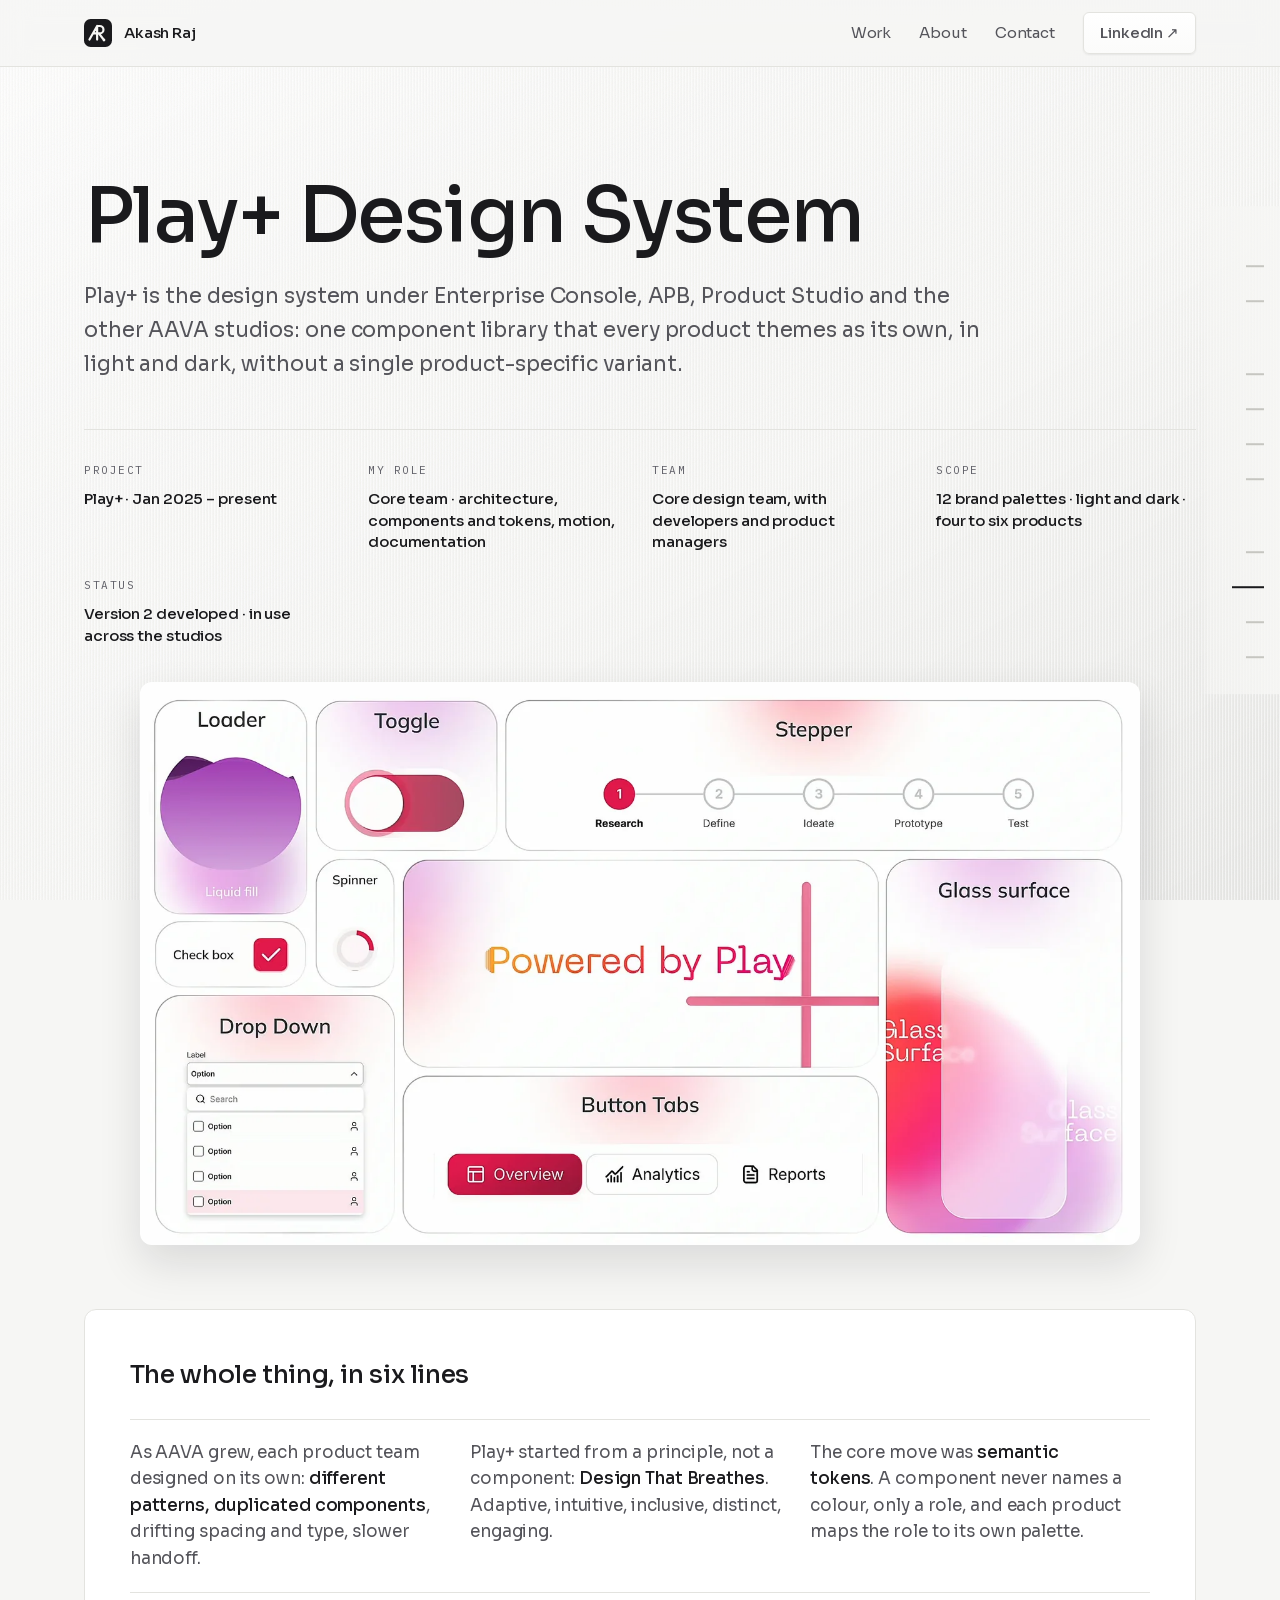
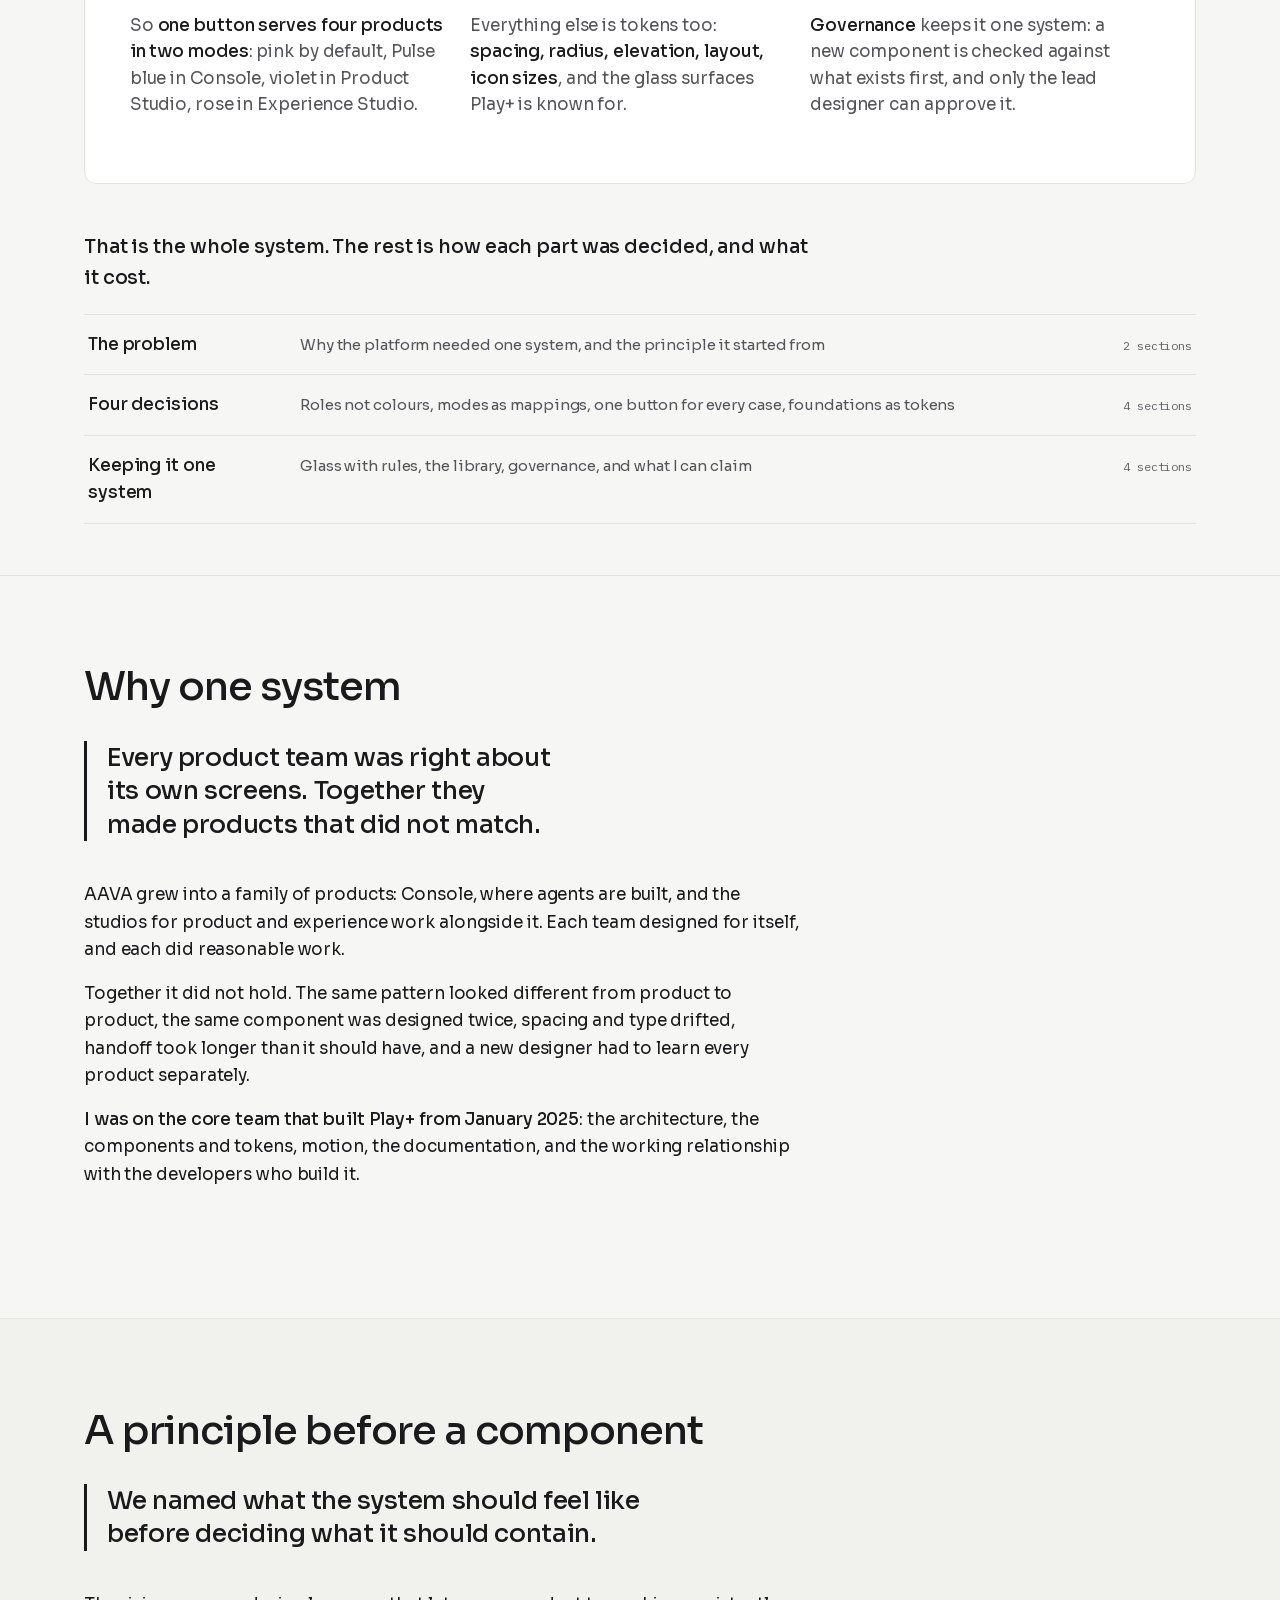
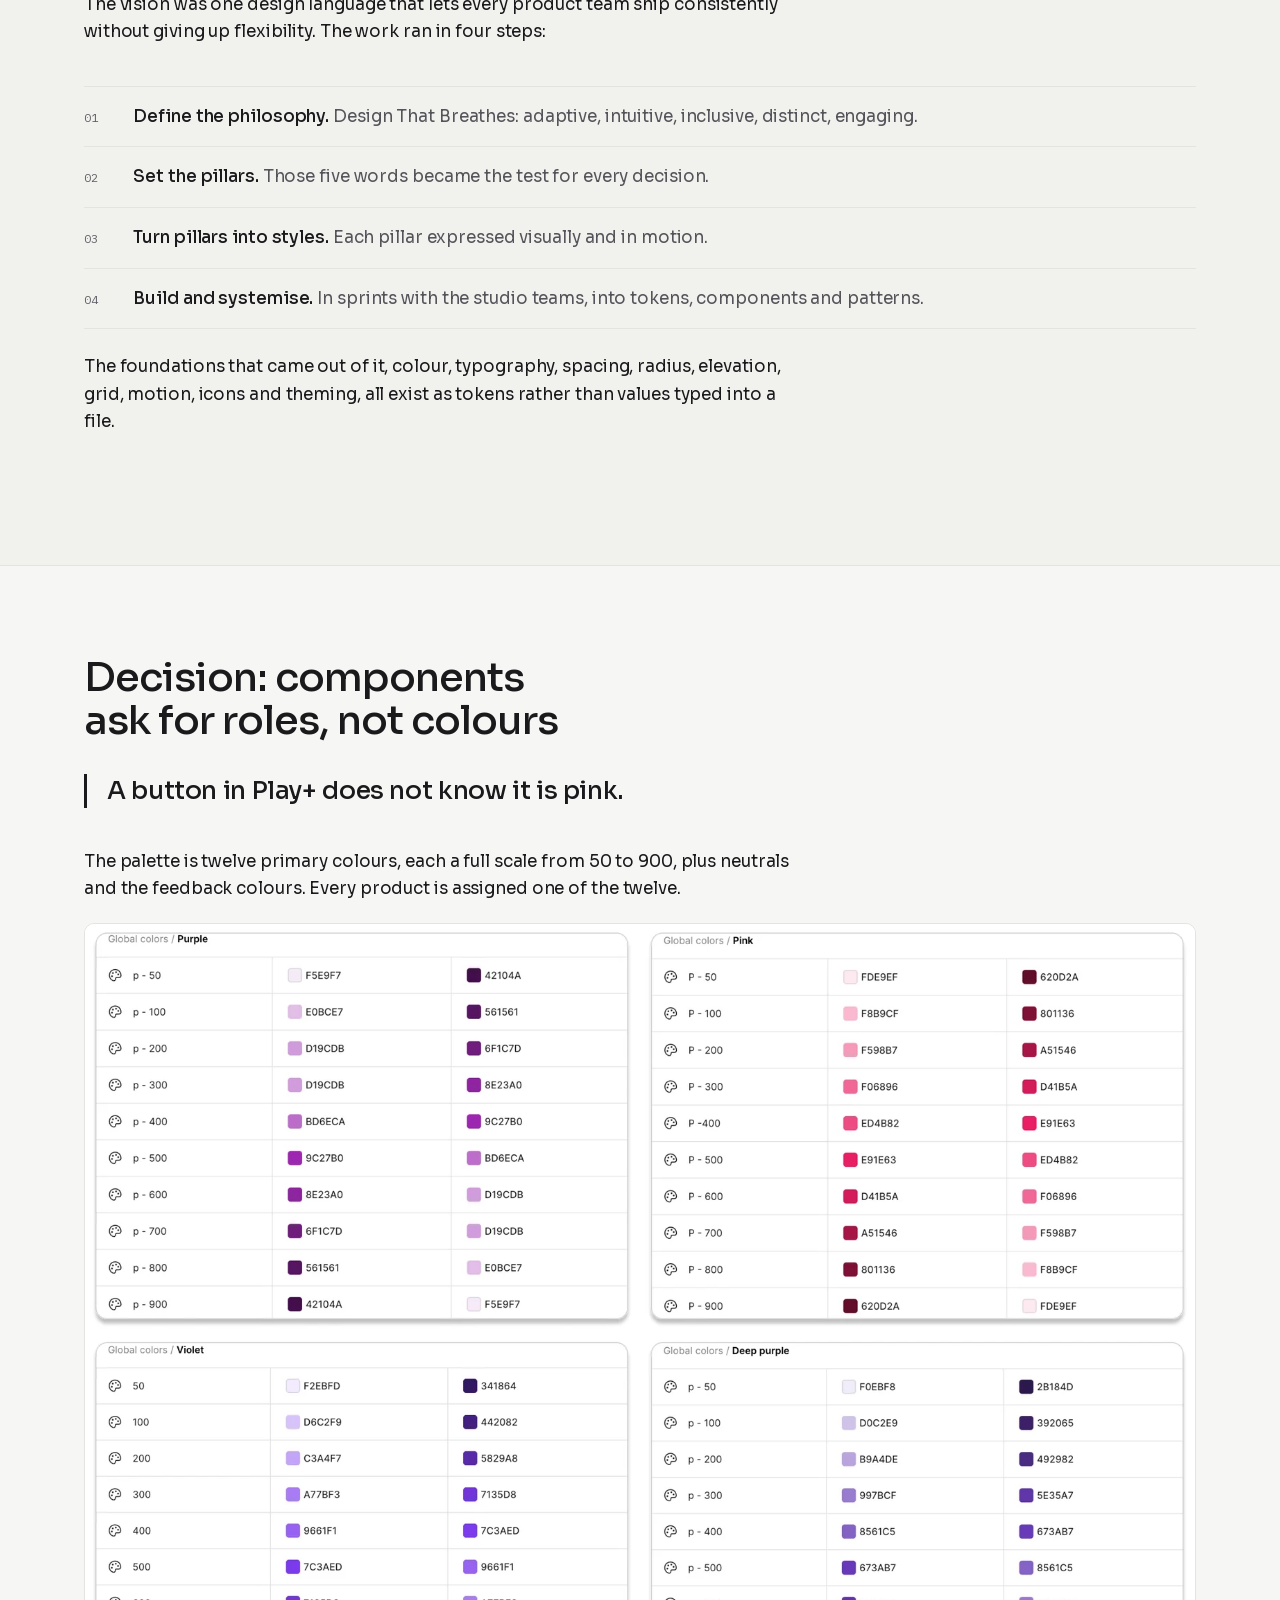
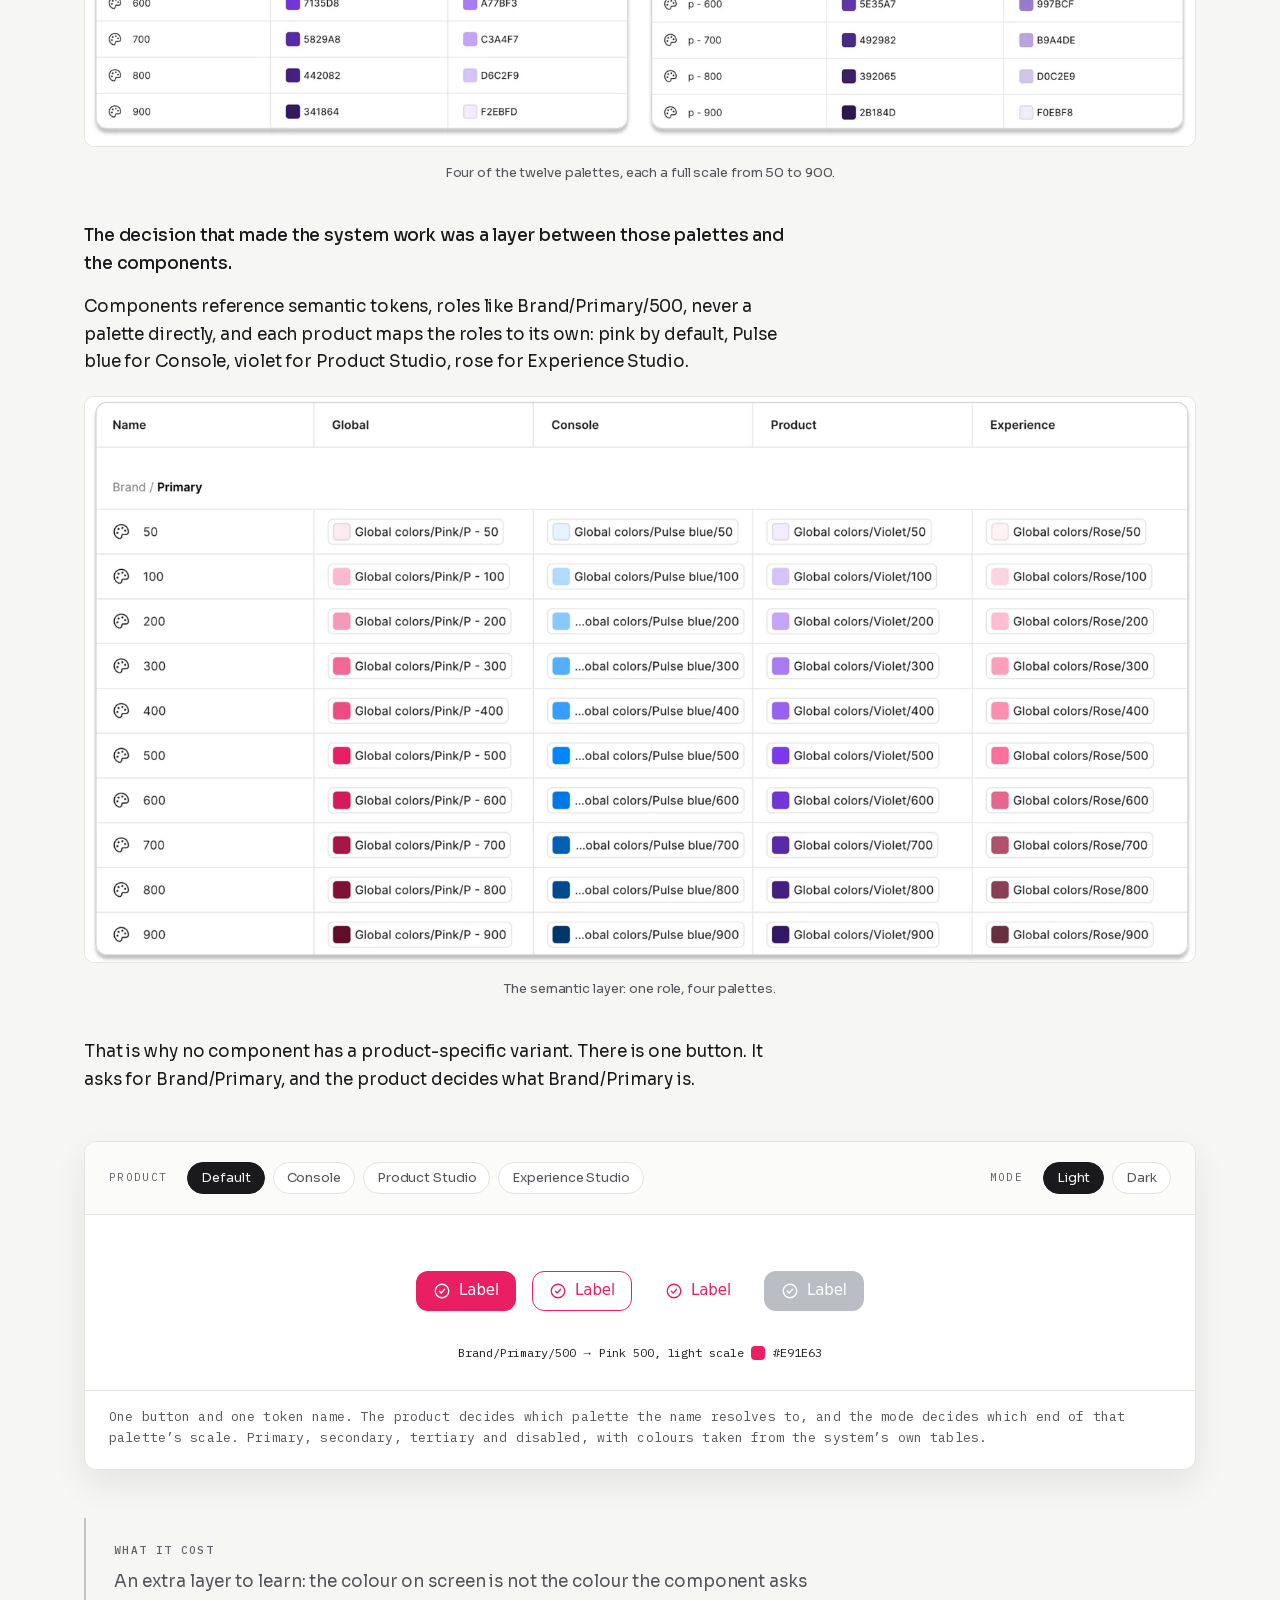
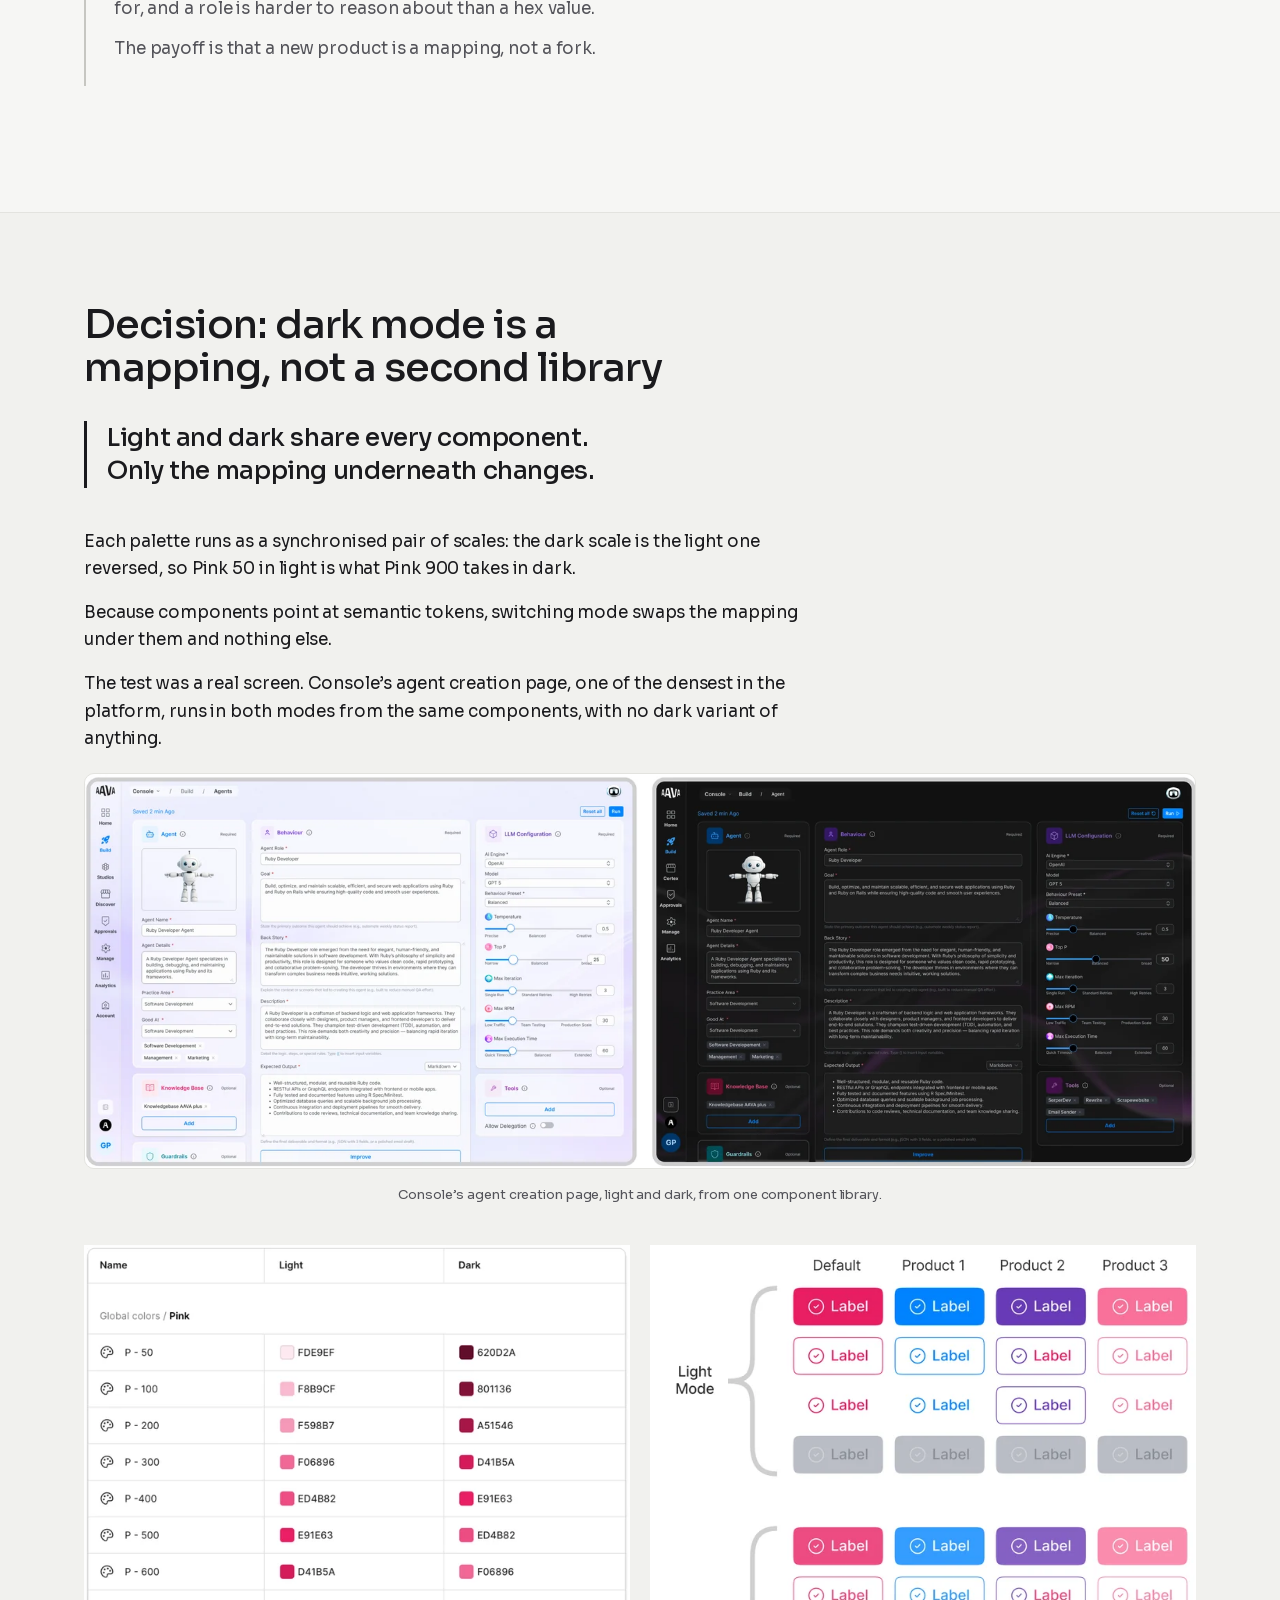
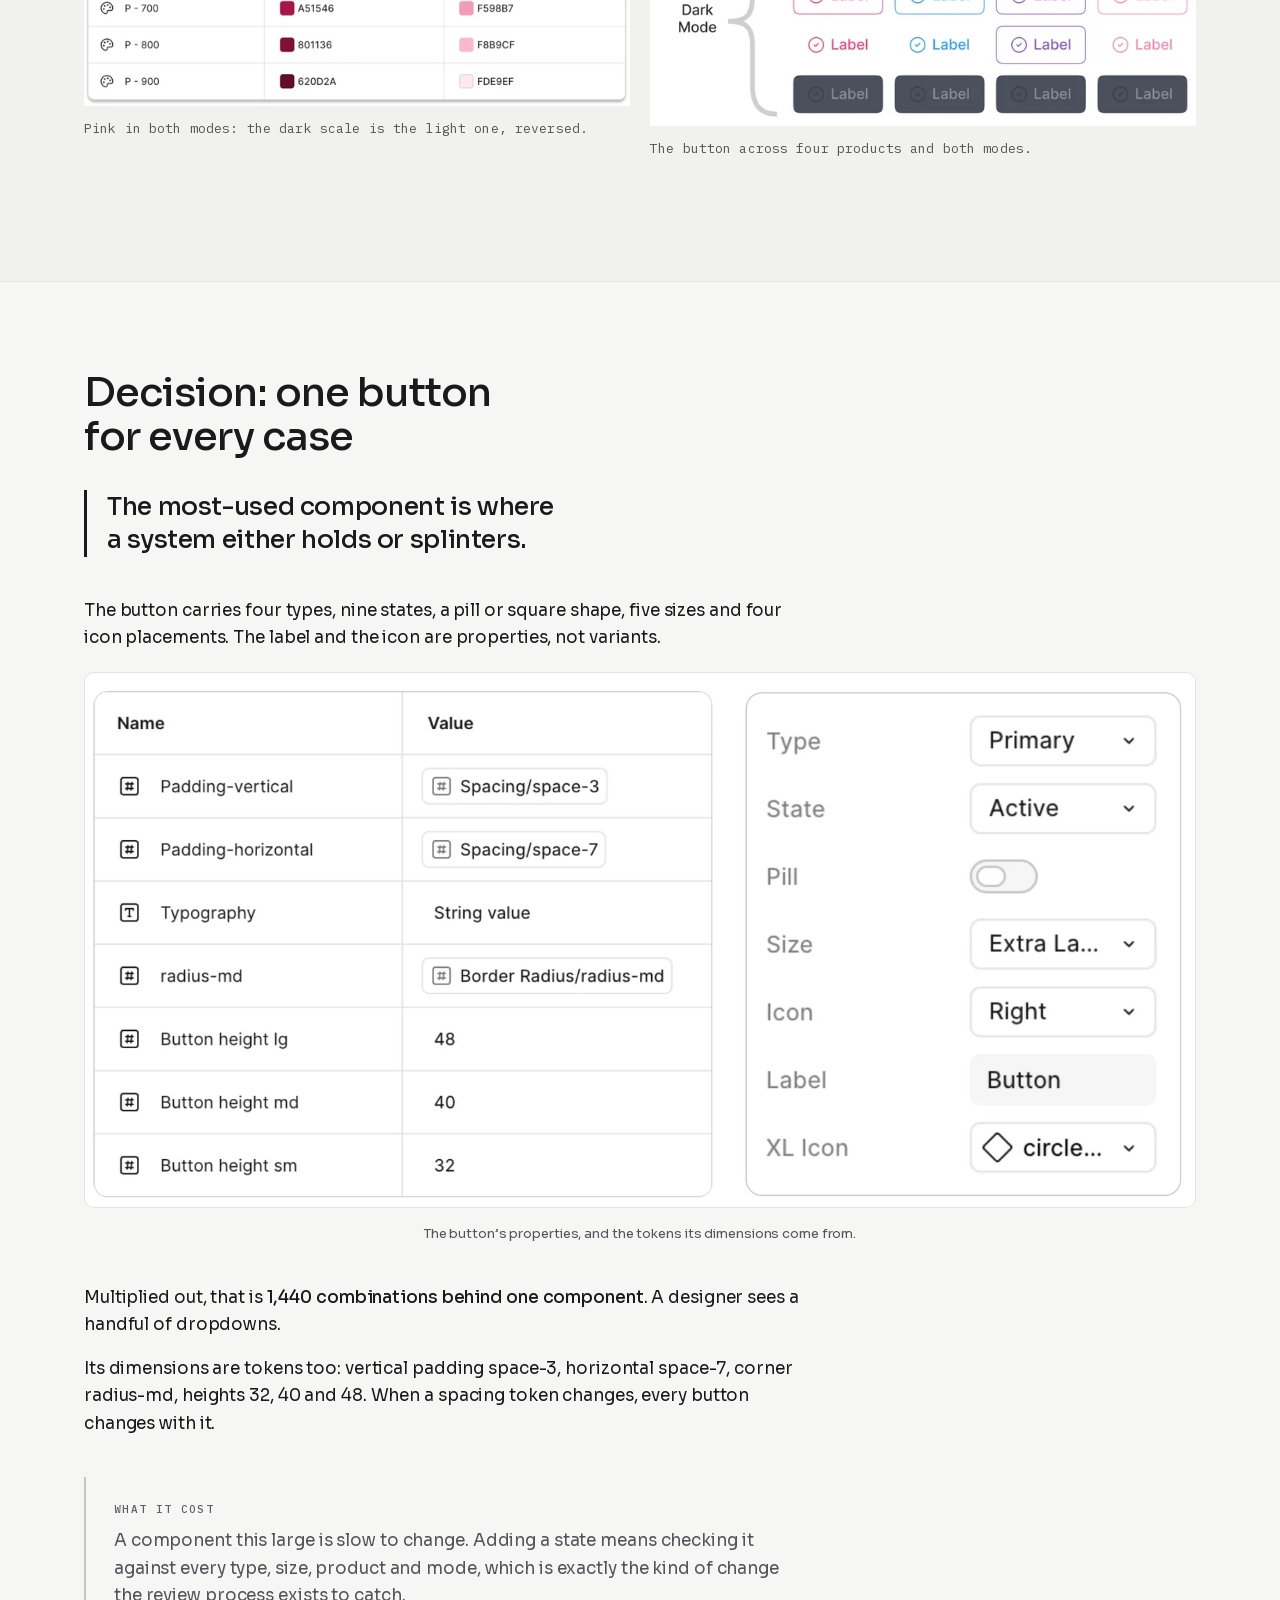
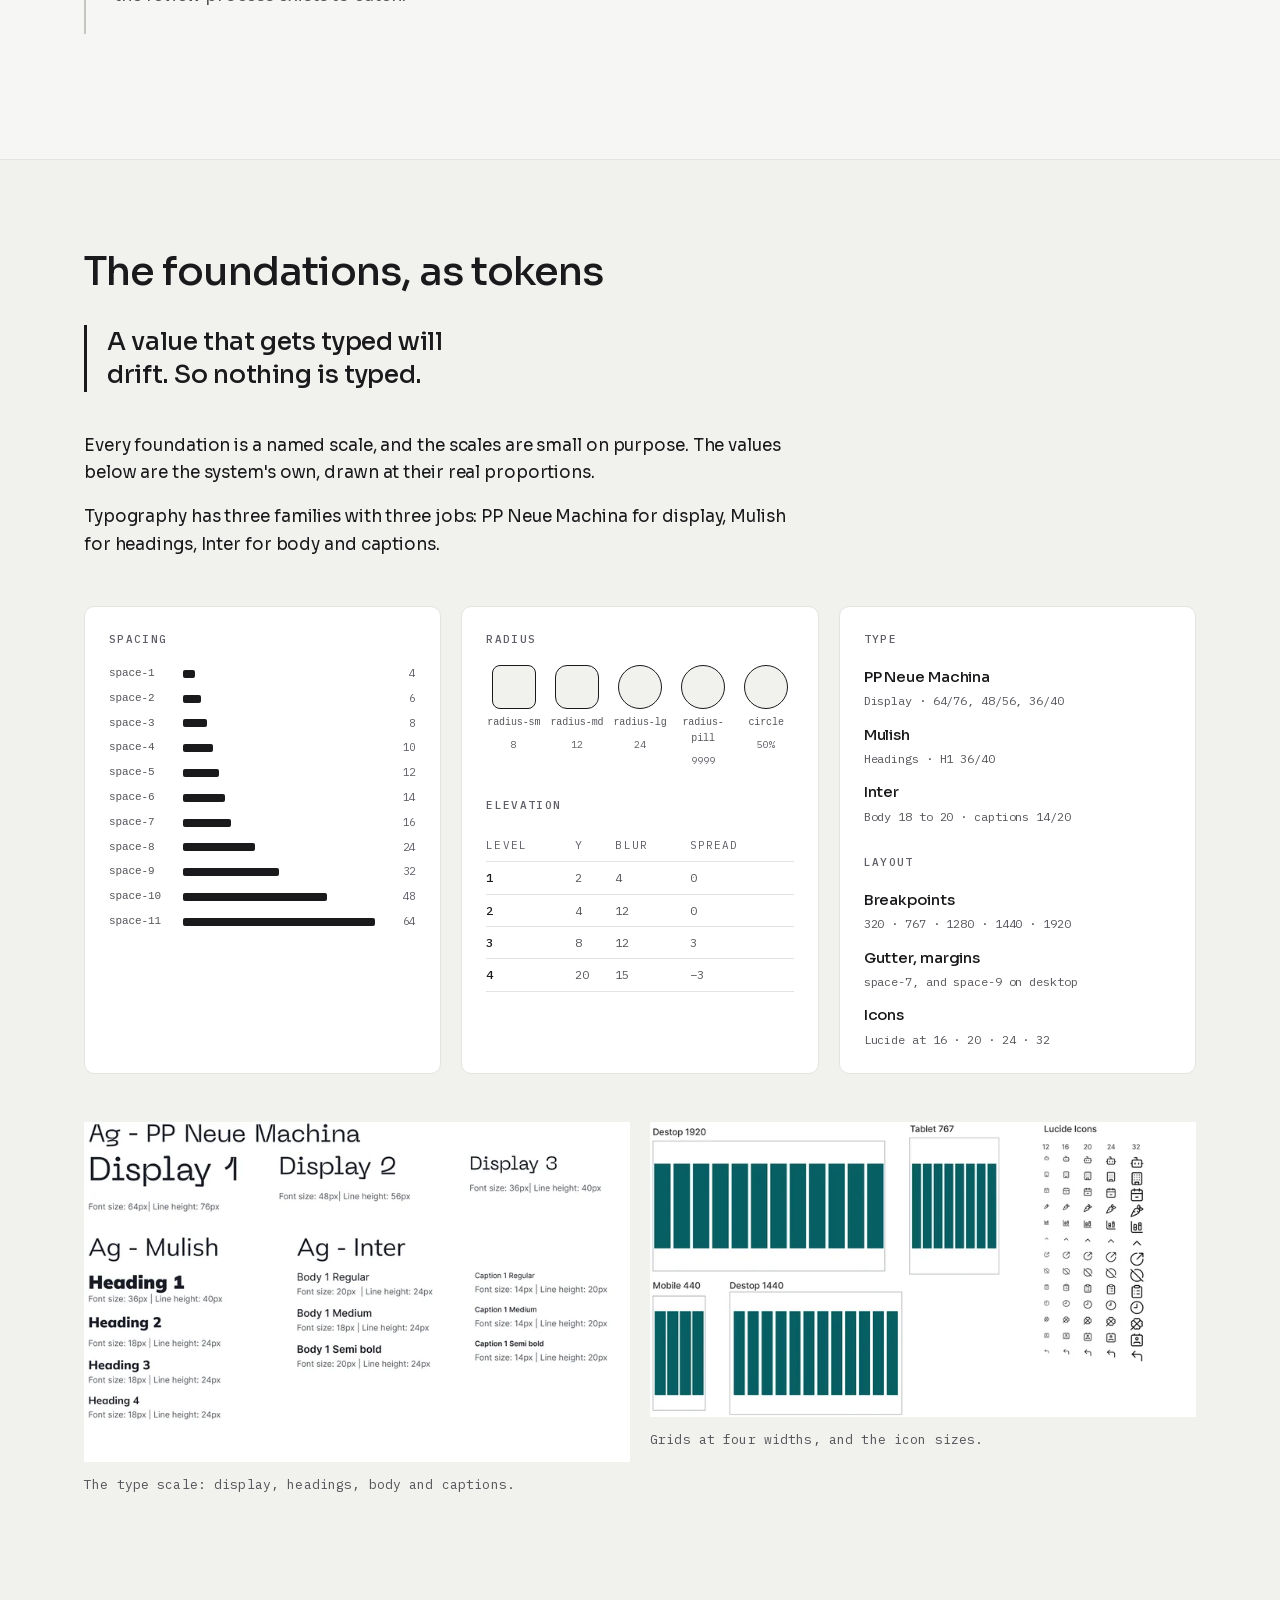
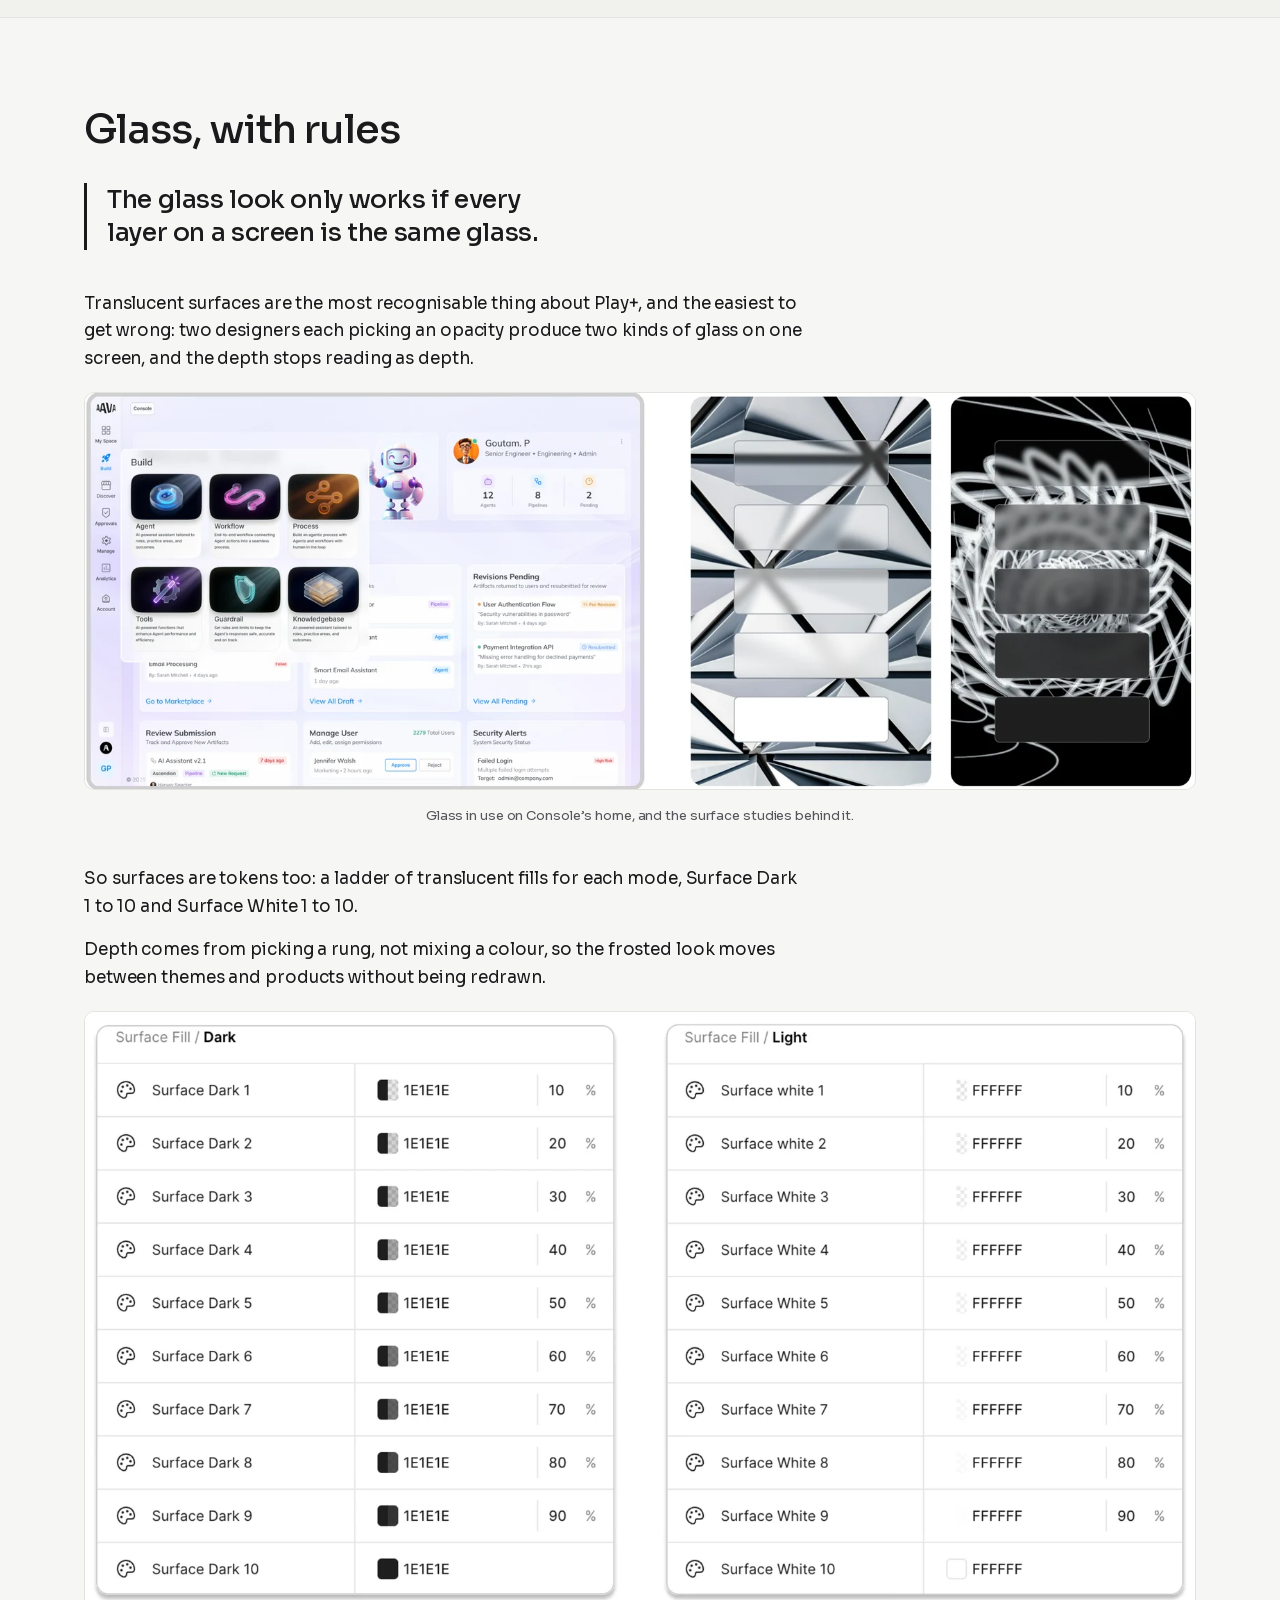
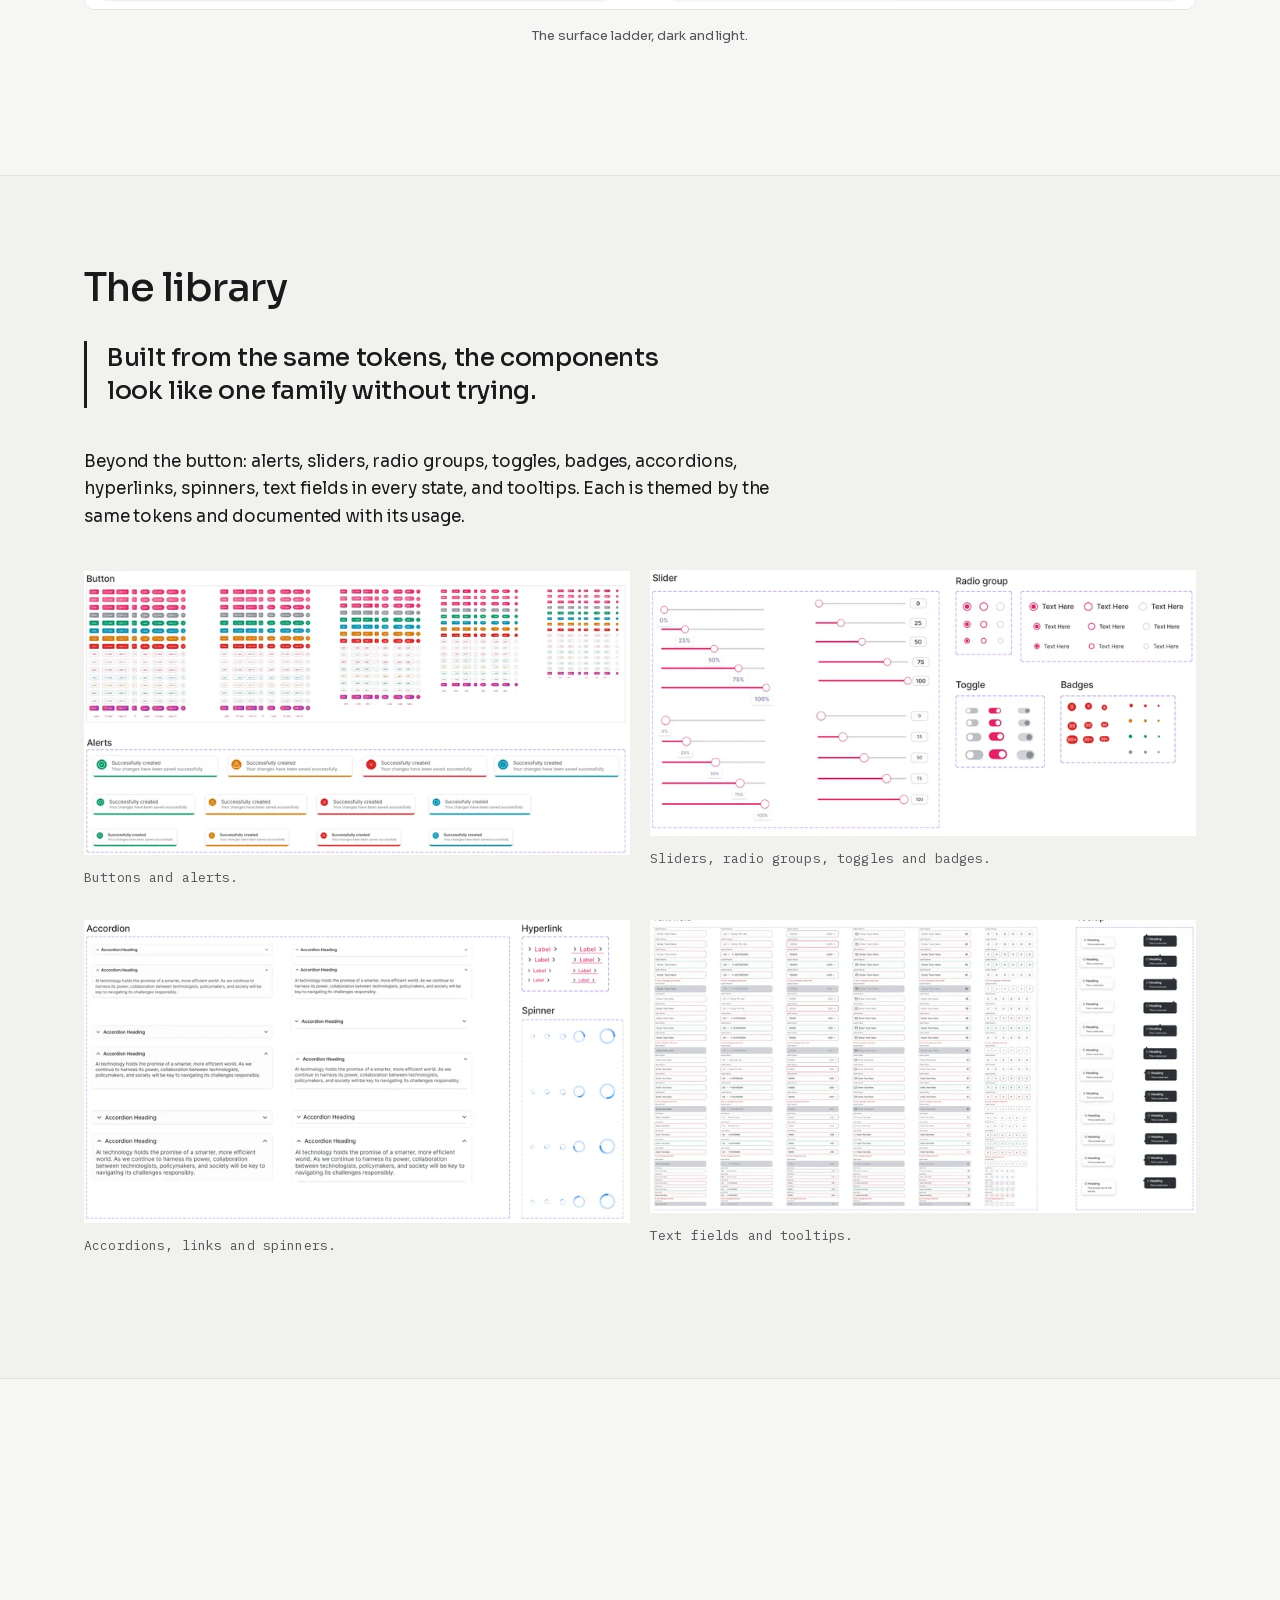
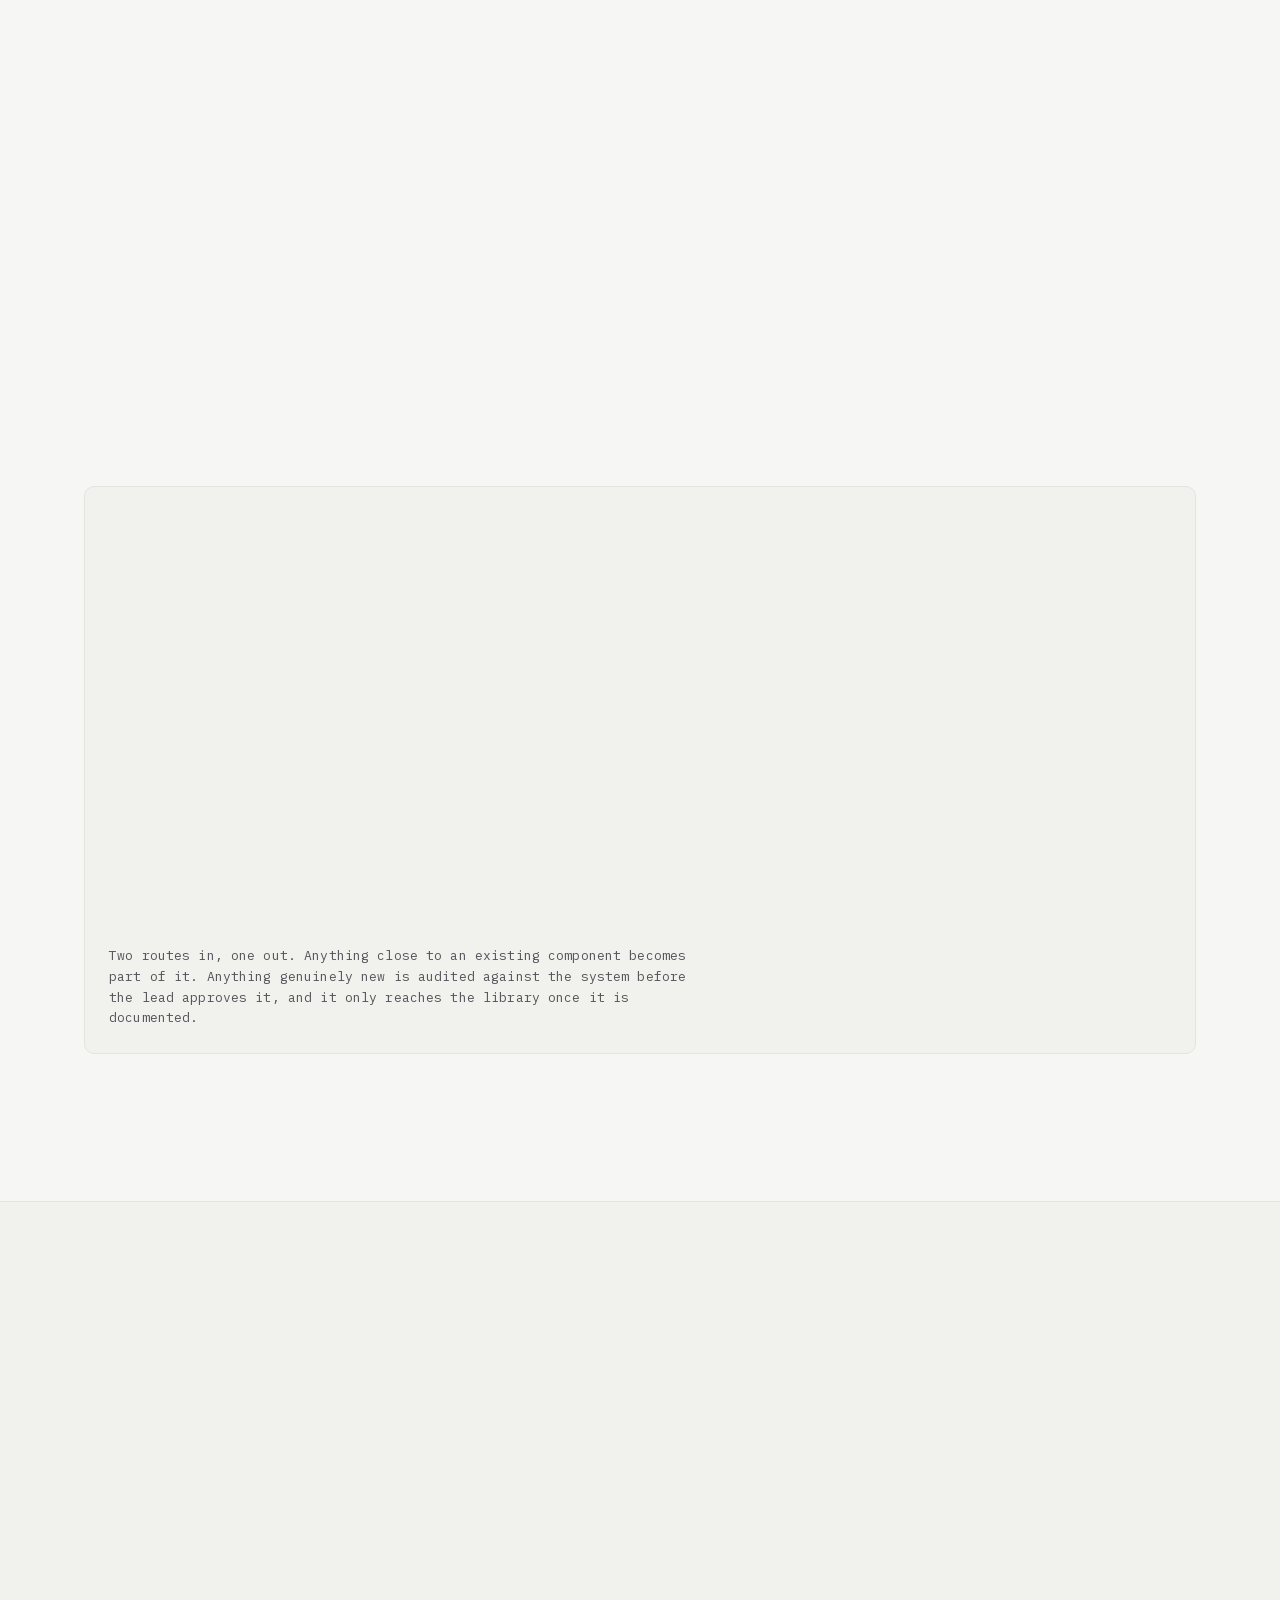
<file: design-system.html>
<!doctype html>
<html lang="en">
<head>
<meta charset="utf-8">
<meta name="viewport" content="width=device-width, initial-scale=1">
<meta name="color-scheme" content="only light">
<title>Play+ Design System &middot; Akash Raj</title>
<meta name="description" content="Play+ is the design system under Enterprise Console, APB, Product Studio and the other AAVA studios: one component library every product themes as its own, in light and dark, without a product-specific variant.">
<link rel="canonical" href="https://evangelakash.github.io/akash-portfolio/design-system.html">
<link rel="icon" href="favicon.svg" type="image/svg+xml">
<link rel="apple-touch-icon" href="apple-touch-icon.png">
<meta name="theme-color" content="#F6F6F4">
<meta name="author" content="Akash Raj">
<meta property="og:type" content="article">
<meta property="og:site_name" content="Akash Raj">
<meta property="og:title" content="Play+ Design System">
<meta property="og:description" content="One component library, themed by every product as its own, in light and dark. The core move: components ask for roles, never colours.">
<meta property="og:url" content="https://evangelakash.github.io/akash-portfolio/design-system.html">
<meta property="og:image" content="https://evangelakash.github.io/akash-portfolio/img/covers/design-system-poster.jpg">
<meta property="og:image:width" content="1600">
<meta property="og:image:height" content="900">
<meta property="og:image:alt" content="Play+ components: loader, toggle, stepper, glass surface and button tabs.">
<meta name="twitter:card" content="summary_large_image">
<meta name="twitter:title" content="Play+ Design System">
<meta name="twitter:description" content="One component library, themed by every product as its own, in light and dark. The core move: components ask for roles, never colours.">
<meta name="twitter:image" content="https://evangelakash.github.io/akash-portfolio/img/covers/design-system-poster.jpg">
<link rel="preload" href="fonts/Sora-300-latin.woff2" as="font" type="font/woff2" crossorigin>
<link rel="preload" href="fonts/Literata-400-latin.woff2" as="font" type="font/woff2" crossorigin>
<link rel="stylesheet" href="style.css?v=58">
<script>document.documentElement.className+=" js";</script>
<script>
/* keeps the heavy files (the 3D house above all) on disk between visits; this host expires them in ten minutes */
if ('serviceWorker' in navigator) addEventListener('load', () => navigator.serviceWorker.register('sw.js').catch(() => {}));
</script>
</head>
<body id="top">

<svg width="0" height="0" style="position:absolute" aria-hidden="true" focusable="false">
  <defs>
    <filter id="rough" x="-6%" y="-6%" width="112%" height="112%">
      <feTurbulence type="fractalNoise" baseFrequency="0.022" numOctaves="3" seed="7" result="n"/>
      <feDisplacementMap in="SourceGraphic" in2="n" scale="2.4" xChannelSelector="R" yChannelSelector="G"/>
    </filter>
  </defs>
</svg>

<a class="skip" href="#main">Skip to content</a>
<header class="nav">
  <div class="container nav__inner">
    <a class="nav__mark" href="index.html">
      <svg class="logo" viewBox="0 0 64 64" aria-hidden="true" focusable="false"><rect class="logo__tile" width="64" height="64" rx="15"/><path class="logo__ink" d="M12.5 47 L30 16 V47 M30 16 H36 A8.5 8.5 0 0 1 36 33 H21.6 M34 33 L43.4 45.2"/><circle class="logo__node" cx="45.6" cy="48" r="3.2"/></svg>
      <span class="nav__name">Akash Raj</span>
    </a>
    <nav class="nav__links" aria-label="Primary">
      <a href="index.html#work">Work</a>
      <a href="index.html#about">About</a>
      <a href="index.html#contact">Contact</a>
      <a class="btn btn--sm" href="https://www.linkedin.com/in/evangelakash" target="_blank" rel="noopener">LinkedIn &#8599;</a>
    </nav>
      <details class="nav__menu">
        <summary aria-label="Menu"><span></span><span></span></summary>
        <div class="nav__sheet">
          <a href="index.html#work">Work</a>
          <a href="index.html#about">About</a>
          <a href="index.html#contact">Contact</a>
          <a href="#top">Top of case study</a>
        </div>
      </details>
  </div>
</header>
<nav class="cs-rail" aria-label="Sections">
  <ol>
      <li class="cs-rail__grp" aria-hidden="true"><span class="cs-rail__label">The problem</span></li>
      <li><a href="#s01" class="is-here"><span class="cs-rail__label">Why one system</span><i class="cs-rail__tick" aria-hidden="true"></i></a></li>
      <li><a href="#s02"><span class="cs-rail__label">A principle before a component</span><i class="cs-rail__tick" aria-hidden="true"></i></a></li>
      <li class="cs-rail__grp" aria-hidden="true"><span class="cs-rail__label">Four decisions</span></li>
      <li><a href="#s03"><span class="cs-rail__label">Decision: roles, not colours</span><i class="cs-rail__tick" aria-hidden="true"></i></a></li>
      <li><a href="#s04"><span class="cs-rail__label">Decision: dark mode is a mapping</span><i class="cs-rail__tick" aria-hidden="true"></i></a></li>
      <li><a href="#s05"><span class="cs-rail__label">Decision: one button for every case</span><i class="cs-rail__tick" aria-hidden="true"></i></a></li>
      <li><a href="#s06"><span class="cs-rail__label">The foundations, as tokens</span><i class="cs-rail__tick" aria-hidden="true"></i></a></li>
      <li class="cs-rail__grp" aria-hidden="true"><span class="cs-rail__label">Keeping it one system</span></li>
      <li><a href="#s07"><span class="cs-rail__label">Glass, with rules</span><i class="cs-rail__tick" aria-hidden="true"></i></a></li>
      <li><a href="#s08"><span class="cs-rail__label">The library</span><i class="cs-rail__tick" aria-hidden="true"></i></a></li>
      <li><a href="#s09"><span class="cs-rail__label">Governance</span><i class="cs-rail__tick" aria-hidden="true"></i></a></li>
      <li><a href="#s10"><span class="cs-rail__label">Where it stands</span><i class="cs-rail__tick" aria-hidden="true"></i></a></li>
  </ol>
</nav>
<main id="main" tabindex="-1">

<section class="cs-hero">
  <div class="container">
    <h1 class="cs-hero__title reveal" style="--d:80ms">Play+ Design System</h1>
    <p class="cs-hero__dek reveal" style="--d:160ms">Play+ is the design system under Enterprise Console, APB, Product Studio and the other AAVA studios: one component library that every product themes as its own, in light and dark, without a single product-specific variant.</p>

    <dl class="cs-meta reveal" style="--d:240ms">
      <div><dt>Project</dt><dd>Play+ &middot; Jan 2025 &ndash; present</dd></div>
      <div><dt>My role</dt><dd>Core team &middot; architecture, components and tokens, motion, documentation</dd></div>
      <div><dt>Team</dt><dd>Core design team, with developers and product managers</dd></div>
      <div><dt>Scope</dt><dd>12 brand palettes &middot; light and dark &middot; four to six products</dd></div>
      <div><dt>Status</dt><dd>Version 2 developed &middot; in use across the studios</dd></div>
    </dl>

    <figure class="cs-shot cs-shot--hero cs-shot--video reveal" style="--d:320ms">
      <video class="cover-video" muted loop playsinline preload="none" data-autoplay poster="img/covers/design-system-poster-1600.webp" width="1920" height="1080" aria-label="Play+ components in motion: a liquid loader, a toggle, a stepper, a spinner, a glass surface, button tabs and a dropdown.">
        <source src="img/covers/design-system-1080.mp4" type='video/mp4; codecs="hvc1"'>
        <source src="img/covers/design-system-720.mp4" type="video/mp4">
      </video>
    </figure>

    <section class="cs-tldr reveal" style="--d:400ms" aria-label="Summary">
      <h2>The whole thing, in six lines</h2>
      <ol>
        <li><p>As AAVA grew, each product team designed on its own: <b>different patterns, duplicated components</b>, drifting spacing and type, slower handoff.</p></li>
        <li><p>Play+ started from a principle, not a component: <b>Design That Breathes</b>. Adaptive, intuitive, inclusive, distinct, engaging.</p></li>
        <li><p>The core move was <b>semantic tokens</b>. A component never names a colour, only a role, and each product maps the role to its own palette.</p></li>
        <li><p>So <b>one button serves four products in two modes</b>: pink by default, Pulse blue in Console, violet in Product Studio, rose in Experience Studio.</p></li>
        <li><p>Everything else is tokens too: <b>spacing, radius, elevation, layout, icon sizes</b>, and the glass surfaces Play+ is known for.</p></li>
        <li><p><b>Governance</b> keeps it one system: a new component is checked against what exists first, and only the lead designer can approve it.</p></li>
      </ol>
    </section>

    <nav class="cs-map reveal" style="--d:480ms" aria-label="What the rest of this page covers">
      <p class="cs-map__lead">That is the whole system. The rest is how each part was decided, and what it cost.</p>
      <ol>
        <li><a href="#s01"><b>The problem</b><span>Why the platform needed one system, and the principle it started from</span><i>2 sections</i></a></li>
        <li><a href="#s03"><b>Four decisions</b><span>Roles not colours, modes as mappings, one button for every case, foundations as tokens</span><i>4 sections</i></a></li>
        <li><a href="#s07"><b>Keeping it one system</b><span>Glass with rules, the library, governance, and what I can claim</span><i>4 sections</i></a></li>
      </ol>
    </nav>
  </div>
</section>

<section class="cs-sec" id="s01">
  <div class="container">
    <h2 class="cs-sec__title reveal">Why one system</h2>
    <p class="cs-sec__lede reveal">Every product team was right about its own screens. Together they made products that did not match.</p>
<div class="cs-unit reveal">
  <p>AAVA grew into a family of products: Console, where agents are built, and the studios for product and experience work alongside it. Each team designed for itself, and each did reasonable work.</p>
  <p>Together it did not hold. The same pattern looked different from product to product, the same component was designed twice, spacing and type drifted, handoff took longer than it should have, and a new designer had to learn every product separately.</p>
  <p><strong>I was on the core team that built Play+ from January 2025</strong>: the architecture, the components and tokens, motion, the documentation, and the working relationship with the developers who build it.</p>
</div>


  </div>
</section>
<section class="cs-sec cs-sec--band" id="s02">
  <div class="container">
    <h2 class="cs-sec__title reveal">A principle before a component</h2>
    <p class="cs-sec__lede reveal">We named what the system should feel like before deciding what it should contain.</p>
<div class="cs-unit reveal">
  <p>The vision was one design language that lets every product team ship consistently without giving up flexibility. The work ran in four steps:</p>
</div>
<ol class="cs-rank cs-rank--steps">
  <li><span><b>Define the philosophy.</b> Design That Breathes: adaptive, intuitive, inclusive, distinct, engaging.</span></li>
  <li><span><b>Set the pillars.</b> Those five words became the test for every decision.</span></li>
  <li><span><b>Turn pillars into styles.</b> Each pillar expressed visually and in motion.</span></li>
  <li><span><b>Build and systemise.</b> In sprints with the studio teams, into tokens, components and patterns.</span></li>
</ol>
<div class="cs-unit reveal">
  <p>The foundations that came out of it, colour, typography, spacing, radius, elevation, grid, motion, icons and theming, all exist as tokens rather than values typed into a file.</p>
</div>


  </div>
</section>
<section class="cs-sec" id="s03">
  <div class="container">
    <h2 class="cs-sec__title reveal">Decision: components ask for roles, not colours</h2>
    <p class="cs-sec__lede reveal">A button in Play+ does not know it is pink.</p>
<div class="cs-unit reveal">
  <p>The palette is twelve primary colours, each a full scale from 50 to 900, plus neutrals and the feedback colours. Every product is assigned one of the twelve.</p>
  <figure class="cs-fig reveal">
  <picture><source type="image/webp" srcset="img/ds/ds-colours-700.webp 700w, img/ds/ds-colours-1100.webp 1100w, img/ds/ds-colours-1600.webp 1600w" sizes="(min-width:1360px) 1112px, 92vw"><img width="1600" height="1185" style="--ar:1600/1185" src="img/ds/ds-colours.jpg" alt="Four of the twelve colour palettes, Purple, Pink, Violet and Deep purple, each from 50 to 900 with hex values." loading="lazy" decoding="async"></picture>
  <figcaption>Four of the twelve palettes, each a full scale from 50 to 900.</figcaption>
</figure>
</div>
<div class="cs-unit reveal">
  <p><strong>The decision that made the system work was a layer between those palettes and the components.</strong></p>
  <p>Components reference semantic tokens, roles like Brand/Primary/500, never a palette directly, and each product maps the roles to its own: pink by default, Pulse blue for Console, violet for Product Studio, rose for Experience Studio.</p>
  <figure class="cs-fig reveal">
  <picture><source type="image/webp" srcset="img/ds/ds-semantic-700.webp 700w, img/ds/ds-semantic-1100.webp 1100w, img/ds/ds-semantic-1600.webp 1600w" sizes="(min-width:1360px) 1112px, 92vw"><img width="1600" height="814" style="--ar:1600/814" src="img/ds/ds-semantic.jpg" alt="The semantic token table: Brand Primary 50 to 900, mapped to Global Pink, Console Pulse blue, Product Violet and Experience Rose." loading="lazy" decoding="async"></picture>
  <figcaption>The semantic layer: one role, four palettes.</figcaption>
</figure>
</div>
<div class="cs-unit reveal">
  <p>That is why no component has a product-specific variant. There is one button. It asks for Brand/Primary, and the product decides what Brand/Primary is.</p>
  <figure class="ds-demo reveal" aria-labelledby="dsdemo-cap">
  <div class="ds-demo__bar">
    <fieldset class="ds-seg">
      <legend>Product</legend>
      <label><input type="radio" name="ds-product" value="default" checked><span>Default</span></label>
      <label><input type="radio" name="ds-product" value="console"><span>Console</span></label>
      <label><input type="radio" name="ds-product" value="studio"><span>Product Studio</span></label>
      <label><input type="radio" name="ds-product" value="experience"><span>Experience Studio</span></label>
    </fieldset>
    <fieldset class="ds-seg">
      <legend>Mode</legend>
      <label><input type="radio" name="ds-mode" value="light" checked><span>Light</span></label>
      <label><input type="radio" name="ds-mode" value="dark"><span>Dark</span></label>
    </fieldset>
  </div>
  <div class="ds-demo__stage" data-product="default" data-mode="light">
    <div class="ds-demo__row" aria-hidden="true">
      <span class="dsb dsb--primary"><svg viewBox="0 0 24 24" aria-hidden="true"><circle cx="12" cy="12" r="9"/><path d="M8.5 12.2l2.4 2.4 4.6-5"/></svg>Label</span>
      <span class="dsb dsb--secondary"><svg viewBox="0 0 24 24" aria-hidden="true"><circle cx="12" cy="12" r="9"/><path d="M8.5 12.2l2.4 2.4 4.6-5"/></svg>Label</span>
      <span class="dsb dsb--tertiary"><svg viewBox="0 0 24 24" aria-hidden="true"><circle cx="12" cy="12" r="9"/><path d="M8.5 12.2l2.4 2.4 4.6-5"/></svg>Label</span>
      <span class="dsb dsb--disabled"><svg viewBox="0 0 24 24" aria-hidden="true"><circle cx="12" cy="12" r="9"/><path d="M8.5 12.2l2.4 2.4 4.6-5"/></svg>Label</span>
    </div>
    <p class="ds-demo__read" aria-live="polite"><code>Brand/Primary/500</code> <span aria-hidden="true">&rarr;</span> <code data-ds="map">Pink 500, light scale</code> <i class="ds-demo__sw" aria-hidden="true"></i> <code data-ds="hex">#E91E63</code></p>
  </div>
  <figcaption id="dsdemo-cap">One button and one token name. The product decides which palette the name resolves to, and the mode decides which end of that palette&rsquo;s scale. Primary, secondary, tertiary and disabled, with colours taken from the system&rsquo;s own tables.</figcaption>
</figure>
</div>
<div class="cs-note reveal">
  <b>What it cost</b>
  <p>An extra layer to learn: the colour on screen is not the colour the component asks for, and a role is harder to reason about than a hex value.</p>
  <p>The payoff is that a new product is a mapping, not a fork.</p>
</div>




  </div>
</section>
<section class="cs-sec cs-sec--band" id="s04">
  <div class="container">
    <h2 class="cs-sec__title reveal">Decision: dark mode is a mapping, not a second library</h2>
    <p class="cs-sec__lede reveal">Light and dark share every component. Only the mapping underneath changes.</p>
<div class="cs-unit reveal">
  <p>Each palette runs as a synchronised pair of scales: the dark scale is the light one reversed, so Pink 50 in light is what Pink 900 takes in dark.</p>
  <p>Because components point at semantic tokens, switching mode swaps the mapping under them and nothing else.</p>
  <p>The test was a real screen. Console&rsquo;s agent creation page, one of the densest in the platform, runs in both modes from the same components, with no dark variant of anything.</p>
  <figure class="cs-fig reveal">
  <picture><source type="image/webp" srcset="img/ds/ds-agent-modes-700.webp 700w, img/ds/ds-agent-modes-1100.webp 1100w, img/ds/ds-agent-modes-1600.webp 1600w" sizes="(min-width:1360px) 1112px, 92vw"><img width="1600" height="569" style="--ar:1600/569" src="img/ds/ds-agent-modes.jpg" alt="Console&rsquo;s agent creation page in light mode and in dark mode, side by side." loading="lazy" decoding="async"></picture>
  <figcaption>Console&rsquo;s agent creation page, light and dark, from one component library.</figcaption>
</figure>
</div>


<div class="cs-duo reveal">
  <figure><picture><source type="image/webp" srcset="img/ds/ds-modes-700.webp 700w, img/ds/ds-modes-1100.webp 1100w, img/ds/ds-modes-1600.webp 1600w" sizes="(min-width:900px) 544px, 92vw"><img width="1600" height="1351" style="--ar:1600/1351" src="img/ds/ds-modes.jpg" alt="The Pink scale in light and dark: P-50 to P-900, where the dark column is the light column reversed." loading="lazy" decoding="async"></picture><figcaption>Pink in both modes: the dark scale is the light one, reversed.</figcaption></figure>
  <figure><picture><source type="image/webp" srcset="img/ds/ds-button-themes-700.webp 700w, img/ds/ds-button-themes-1100.webp 1100w" sizes="(min-width:900px) 544px, 92vw"><img width="1520" height="1340" style="--ar:1520/1340" src="img/ds/ds-button-themes.jpg" alt="The primary, secondary, tertiary and disabled button in the default theme and three products, in light mode and dark mode." loading="lazy" decoding="async"></picture><figcaption>The button across four products and both modes.</figcaption></figure>
</div>
  </div>
</section>
<section class="cs-sec" id="s05">
  <div class="container">
    <h2 class="cs-sec__title reveal">Decision: one button for every case</h2>
    <p class="cs-sec__lede reveal">The most-used component is where a system either holds or splinters.</p>
<div class="cs-unit reveal">
  <p>The button carries four types, nine states, a pill or square shape, five sizes and four icon placements. The label and the icon are properties, not variants.</p>
  <figure class="cs-fig reveal">
  <picture><source type="image/webp" srcset="img/ds/ds-button-props-700.webp 700w, img/ds/ds-button-props-1100.webp 1100w, img/ds/ds-button-props-1600.webp 1600w" sizes="(min-width:1360px) 1112px, 92vw"><img width="1600" height="770" style="--ar:1600/770" src="img/ds/ds-button-props.jpg" alt="The button&rsquo;s token table (padding, typography, radius, heights) next to its Figma properties panel: type, state, pill, size, icon, label." loading="lazy" decoding="async"></picture>
  <figcaption>The button&rsquo;s properties, and the tokens its dimensions come from.</figcaption>
</figure>
</div>
<div class="cs-unit reveal">
  <p>Multiplied out, that is <strong>1,440 combinations behind one component</strong>. A designer sees a handful of dropdowns.</p>
  <p>Its dimensions are tokens too: vertical padding space-3, horizontal space-7, corner radius-md, heights 32, 40 and 48. When a spacing token changes, every button changes with it.</p>
</div>
<div class="cs-note reveal">
  <b>What it cost</b>
  <p>A component this large is slow to change. Adding a state means checking it against every type, size, product and mode, which is exactly the kind of change the review process exists to catch.</p>
</div>


  </div>
</section>
<section class="cs-sec cs-sec--band" id="s06">
  <div class="container">
    <h2 class="cs-sec__title reveal">The foundations, as tokens</h2>
    <p class="cs-sec__lede reveal">A value that gets typed will drift. So nothing is typed.</p>
<div class="cs-unit reveal">
  <p>Every foundation is a named scale, and the scales are small on purpose. The values below are the system's own, drawn at their real proportions.</p>
  <p>Typography has three families with three jobs: PP Neue Machina for display, Mulish for headings, Inter for body and captions.</p>
</div>

<div class="ds-spec reveal">
  <section class="ds-spec__card">
    <h3>Spacing</h3>
    <ul class="ds-bars">
      <li><code>space-1</code><i style="--v:4"></i><span>4</span></li>
      <li><code>space-2</code><i style="--v:6"></i><span>6</span></li>
      <li><code>space-3</code><i style="--v:8"></i><span>8</span></li>
      <li><code>space-4</code><i style="--v:10"></i><span>10</span></li>
      <li><code>space-5</code><i style="--v:12"></i><span>12</span></li>
      <li><code>space-6</code><i style="--v:14"></i><span>14</span></li>
      <li><code>space-7</code><i style="--v:16"></i><span>16</span></li>
      <li><code>space-8</code><i style="--v:24"></i><span>24</span></li>
      <li><code>space-9</code><i style="--v:32"></i><span>32</span></li>
      <li><code>space-10</code><i style="--v:48"></i><span>48</span></li>
      <li><code>space-11</code><i style="--v:64"></i><span>64</span></li>
    </ul>
  </section>
  <section class="ds-spec__card">
    <h3>Radius</h3>
    <ul class="ds-radii">
      <li><i style="--rad:8px"></i><code>radius-sm</code><span>8</span></li>
      <li><i style="--rad:12px"></i><code>radius-md</code><span>12</span></li>
      <li><i style="--rad:24px"></i><code>radius-lg</code><span>24</span></li>
      <li><i style="--rad:9999px"></i><code>radius-pill</code><span>9999</span></li>
      <li><i style="--rad:50%"></i><code>circle</code><span>50%</span></li>
    </ul>
    <h3>Elevation</h3>
    <table class="ds-mini"><caption class="vh">Shadow tokens: y offset, blur and spread in pixels, x is always 0</caption>
      <thead><tr><th scope="col">Level</th><th scope="col">Y</th><th scope="col">Blur</th><th scope="col">Spread</th></tr></thead>
      <tbody>
        <tr><th scope="row">1</th><td>2</td><td>4</td><td>0</td></tr>
        <tr><th scope="row">2</th><td>4</td><td>12</td><td>0</td></tr>
        <tr><th scope="row">3</th><td>8</td><td>12</td><td>3</td></tr>
        <tr><th scope="row">4</th><td>20</td><td>15</td><td>&minus;3</td></tr>
      </tbody>
    </table>
  </section>
  <section class="ds-spec__card">
    <h3>Type</h3>
    <dl class="ds-type">
      <div><dt>PP Neue Machina</dt><dd>Display &middot; 64/76, 48/56, 36/40</dd></div>
      <div><dt>Mulish</dt><dd>Headings &middot; H1 36/40</dd></div>
      <div><dt>Inter</dt><dd>Body 18 to 20 &middot; captions 14/20</dd></div>
    </dl>
    <h3>Layout</h3>
    <dl class="ds-type">
      <div><dt>Breakpoints</dt><dd>320 &middot; 767 &middot; 1280 &middot; 1440 &middot; 1920</dd></div>
      <div><dt>Gutter, margins</dt><dd>space-7, and space-9 on desktop</dd></div>
      <div><dt>Icons</dt><dd>Lucide at 16 &middot; 20 &middot; 24 &middot; 32</dd></div>
    </dl>
  </section>
</div>
<div class="cs-duo reveal">
  <figure><picture><source type="image/webp" srcset="img/ds/ds-type-700.webp 700w, img/ds/ds-type-1100.webp 1100w, img/ds/ds-type-1600.webp 1600w" sizes="(min-width:900px) 544px, 92vw"><img width="1600" height="997" style="--ar:1600/997" src="img/ds/ds-type.jpg" alt="The type specimen: PP Neue Machina display sizes, Mulish headings, and Inter body and caption styles with sizes and line heights." loading="lazy" decoding="async"></picture><figcaption>The type scale: display, headings, body and captions.</figcaption></figure>
  <figure><picture><source type="image/webp" srcset="img/ds/ds-layout-700.webp 700w, img/ds/ds-layout-1100.webp 1100w, img/ds/ds-layout-1600.webp 1600w" sizes="(min-width:900px) 544px, 92vw"><img width="1600" height="864" style="--ar:1600/864" src="img/ds/ds-layout.jpg" alt="Layout grids at desktop 1920, tablet 767, mobile 440 and desktop 1440, beside the Lucide icon set at five sizes." loading="lazy" decoding="async"></picture><figcaption>Grids at four widths, and the icon sizes.</figcaption></figure>
</div>
  </div>
</section>
<section class="cs-sec" id="s07">
  <div class="container">
    <h2 class="cs-sec__title reveal">Glass, with rules</h2>
    <p class="cs-sec__lede reveal">The glass look only works if every layer on a screen is the same glass.</p>
<div class="cs-unit reveal">
  <p>Translucent surfaces are the most recognisable thing about Play+, and the easiest to get wrong: two designers each picking an opacity produce two kinds of glass on one screen, and the depth stops reading as depth.</p>
  <figure class="cs-fig reveal">
  <picture><source type="image/webp" srcset="img/ds/ds-glass-700.webp 700w, img/ds/ds-glass-1100.webp 1100w, img/ds/ds-glass-1600.webp 1600w" sizes="(min-width:1360px) 1112px, 92vw"><img width="1600" height="570" style="--ar:1600/570" src="img/ds/ds-glass.jpg" alt="Console&rsquo;s home built on glass surfaces, beside two studies of frosted glass panels over light and dark backgrounds." loading="lazy" decoding="async"></picture>
  <figcaption>Glass in use on Console&rsquo;s home, and the surface studies behind it.</figcaption>
</figure>
</div>
<div class="cs-unit reveal">
  <p>So surfaces are tokens too: a ladder of translucent fills for each mode, Surface Dark 1 to 10 and Surface White 1 to 10.</p>
  <p>Depth comes from picking a rung, not mixing a colour, so the frosted look moves between themes and products without being redrawn.</p>
  <figure class="cs-fig reveal">
  <picture><source type="image/webp" srcset="img/ds/ds-surface-700.webp 700w, img/ds/ds-surface-1100.webp 1100w, img/ds/ds-surface-1600.webp 1600w" sizes="(min-width:1360px) 1112px, 92vw"><img width="1600" height="860" style="--ar:1600/860" src="img/ds/ds-surface.jpg" alt="The surface token tables: Surface Dark and Surface White, 1 to 10, with their fill and opacity." loading="lazy" decoding="async"></picture>
  <figcaption>The surface ladder, dark and light.</figcaption>
</figure>
</div>



  </div>
</section>
<section class="cs-sec cs-sec--band" id="s08">
  <div class="container">
    <h2 class="cs-sec__title reveal">The library</h2>
    <p class="cs-sec__lede reveal">Built from the same tokens, the components look like one family without trying.</p>
<div class="cs-unit reveal">
  <p>Beyond the button: alerts, sliders, radio groups, toggles, badges, accordions, hyperlinks, spinners, text fields in every state, and tooltips. Each is themed by the same tokens and documented with its usage.</p>
</div>

<div class="cs-duo reveal">
  <figure><picture><source type="image/webp" srcset="img/ds/ds-buttons-alerts-700.webp 700w, img/ds/ds-buttons-alerts-1100.webp 1100w, img/ds/ds-buttons-alerts-1600.webp 1600w" sizes="(min-width:900px) 544px, 92vw"><img width="1600" height="835" style="--ar:1600/835" src="img/ds/ds-buttons-alerts.jpg" alt="The button matrix across types, states and sizes, and alerts in success, warning, error and information at three sizes." loading="lazy" decoding="async"></picture><figcaption>Buttons and alerts.</figcaption></figure>
  <figure><picture><source type="image/webp" srcset="img/ds/ds-controls-700.webp 700w, img/ds/ds-controls-1100.webp 1100w, img/ds/ds-controls-1600.webp 1600w" sizes="(min-width:900px) 544px, 92vw"><img width="1600" height="777" style="--ar:1600/777" src="img/ds/ds-controls.jpg" alt="Sliders at several values, radio groups, toggles and badges." loading="lazy" decoding="async"></picture><figcaption>Sliders, radio groups, toggles and badges.</figcaption></figure>
</div>
<div class="cs-duo reveal">
  <figure><picture><source type="image/webp" srcset="img/ds/ds-accordion-700.webp 700w, img/ds/ds-accordion-1100.webp 1100w, img/ds/ds-accordion-1600.webp 1600w" sizes="(min-width:900px) 544px, 92vw"><img width="1600" height="888" style="--ar:1600/888" src="img/ds/ds-accordion.jpg" alt="Accordions open and closed at three sizes, hyperlinks, and spinners." loading="lazy" decoding="async"></picture><figcaption>Accordions, links and spinners.</figcaption></figure>
  <figure><picture><source type="image/webp" srcset="img/ds/ds-textfield-700.webp 700w, img/ds/ds-textfield-1100.webp 1100w, img/ds/ds-textfield-1600.webp 1600w" sizes="(min-width:900px) 544px, 92vw"><img width="1600" height="856" style="--ar:1600/856" src="img/ds/ds-textfield.jpg" alt="Text fields in every state and size, and tooltips." loading="lazy" decoding="async"></picture><figcaption>Text fields and tooltips.</figcaption></figure>
</div>
  </div>
</section>
<section class="cs-sec" id="s09">
  <div class="container">
    <h2 class="cs-sec__title reveal">Governance</h2>
    <p class="cs-sec__lede reveal">A shared library stays shared only if adding to it takes more than a whim.</p>
<div class="cs-unit reveal">
  <p>New components come through one route. The request is checked against the library first: if something similar exists, the need becomes a variant of it; if not, it is audited against the system's tokens, theming and foundations.</p>
  <p>Changes are made on a versioned duplicate, V.01 onward, never on the original. The lead UX designer approves, and only after that is the component documented and published to the library.</p>
</div>
<div class="cs-note reveal">
  <b>What it cost</b>
  <p>Speed, deliberately. A team that needs a component this sprint could build it faster on its own. The route exists because that is exactly how the drift in the first section happened.</p>
</div>

<figure class="sketch csw" aria-labelledby="dgcap">
      <svg viewBox="0 0 640 250" role="img" aria-label="How a component joins Play+: a new request is checked against the library. If something similar exists it becomes a variant. If not, it goes through a UX audit, a versioned copy, the lead's approval, documentation, and then it is published.">
        <rect class="box fade" x="8" y="20" width="118" height="36" rx="6"/>
        <text class="t-hi fade" x="20" y="42">new component</text>

        <rect class="box box--key fade" style="--d:340ms" x="150" y="20" width="150" height="36" rx="6"/>
        <text class="t-hi fade" style="--d:340ms" x="162" y="42">similar one exists?</text>

        <rect class="box box--ghost fade" style="--d:420ms" x="390" y="20" width="186" height="36" rx="6"/>
        <text class="t-hi fade" style="--d:420ms" x="402" y="42">becomes a variant of it</text>

        <rect class="box fade" style="--d:480ms" x="112" y="104" width="178" height="46" rx="6"/>
        <text class="t-hi fade" style="--d:480ms" x="124" y="124">UX audit</text>
        <text class="t-note fade" style="--d:480ms" x="124" y="140">tokens, theming, foundations</text>

        <rect class="box fade" style="--d:540ms" x="314" y="104" width="130" height="46" rx="6"/>
        <text class="t-hi fade" style="--d:540ms" x="326" y="124">versioned copy</text>
        <text class="t-note fade" style="--d:540ms" x="326" y="140">V.01 onward</text>

        <rect class="box box--key fade" style="--d:600ms" x="468" y="104" width="164" height="46" rx="6"/>
        <text class="t-hi fade" style="--d:600ms" x="480" y="124">lead approval</text>
        <text class="t-note fade" style="--d:600ms" x="480" y="140">by the lead UX designer</text>

        <rect class="box fade" style="--d:660ms" x="314" y="196" width="130" height="36" rx="6"/>
        <text class="t-hi fade" style="--d:660ms" x="326" y="218">documented</text>

        <rect class="box box--key fade" style="--d:720ms" x="468" y="196" width="164" height="36" rx="6"/>
        <text class="t-hi fade" style="--d:720ms" x="480" y="218">published to the library</text>

        <path class="ink ink--dim" style="--d:60ms" d="M126 38 H150"/>
        <path class="ink ink--dim" style="--d:120ms" d="M300 38 H390"/>
        <path class="ink ink--key" style="--d:180ms" d="M201 56 V104"/>
        <path class="ink ink--key" style="--d:240ms" d="M290 127 H314"/>
        <path class="ink ink--key" style="--d:300ms" d="M444 127 H468"/>
        <path class="ink ink--key" style="--d:360ms" d="M550 150 V172 H379 V196"/>
        <path class="ink ink--key" style="--d:420ms" d="M444 214 H468"/>

        <text class="t-lab fade" style="--d:760ms" x="330" y="32">yes</text>
        <text class="t-lab fade" style="--d:760ms" x="208" y="86">no</text>
      </svg>
      <figcaption id="dgcap">Two routes in, one out. Anything close to an existing component becomes part of it. Anything genuinely new is audited against the system before the lead approves it, and it only reaches the library once it is documented.</figcaption>
    </figure>
  </div>
</section>
<section class="cs-sec cs-sec--band" id="s10">
  <div class="container">
    <h2 class="cs-sec__title reveal">Where it stands</h2>
    <p class="cs-sec__lede reveal">Version 2 is built and in use. I can show its structure, not a speed-up figure.</p>
<div class="cs-unit reveal">
  <p>Version 2 is in use across four to six products, Console and the studios among them.</p>
  <p>What I can point to is structural: <strong>no product-specific component variants</strong>, one library serving light and dark, and a route every new component goes through.</p>
  <p>I don't have a measured before-and-after for design or development time, and I would rather say so than estimate one.</p>
</div>


  </div>
</section>
<section class="cs-next reveal" aria-label="Next case study">
  <div class="container">
    <a href="case-study.html">
      <figure class="cs-next__shot">
        <picture><source type="image/webp" srcset="img/covers/console-cover-700.webp 700w, img/covers/console-cover-1100.webp 1100w, img/covers/console-cover-1600.webp 1600w" sizes="(min-width:860px) 46vw, 92vw"><img width="1600" height="900" src="img/covers/console-cover.jpg" alt="" loading="lazy" decoding="async"></picture>
      </figure>
      <div>
        <span class="cs-next__kicker">Next case study</span>
        <h2 class="cs-next__title">Enterprise Console</h2>
        <p class="cs-next__sub">An agent platform nobody was using. Thirteen flat object types became five intentions, with the governance none of its competitors had.</p>
        <span class="cs-next__go">Read it &rarr;</span>
      </div>
    </a>
  </div>
</section>

<section class="cs-end">
  <div class="container">
    <h2 class="cs-end__t reveal">Questions about the system?</h2>
    <p class="cs-end__d reveal" style="--d:80ms">The part I&rsquo;d most like to be pushed on is the semantic layer: where a role stops helping, and a product genuinely needs a component of its own.</p>
    <div class="btn-row reveal" style="--d:160ms">
      <a class="btn btn--key" href="mailto:akashrajs456@gmail.com">akashrajs456@gmail.com</a>
      <a class="btn" href="https://www.linkedin.com/in/evangelakash" target="_blank" rel="noopener">LinkedIn &#8599;</a>
      <a class="btn" href="index.html#work">&larr; All work</a>
    </div>
  </div>
</section>

</main>

<footer class="footer">
  <div class="container footer__inner">
    <span>&copy; 2026 Akash Raj</span>
    <span>Designed by me &middot; built with AI</span>
    <a href="#top">Back to top &uarr;</a>
  </div>
</footer>

<script>
/* The theming demo: the radios set the product and the mode; the stage's CSS custom properties do the
   rest. The readout names what Brand/Primary/500 resolves to. Colours come from the Play+ tables. */
(function(){
  var stage = document.querySelector('.ds-demo__stage');
  if (!stage) return;
  var MAP = {
    default:    ['Pink',       '#E91E63', '#ED4B82'],
    console:    ['Pulse blue', '#0084FF', '#339CFF'],
    studio:     ['Violet',     '#673AB7', '#8560C4'],
    experience: ['Rose',       '#F9709A', '#FB8CAE']
  };
  var mapEl = stage.querySelector('[data-ds="map"]'), hexEl = stage.querySelector('[data-ds="hex"]');
  function sync(){
    var p = document.querySelector('input[name="ds-product"]:checked').value;
    var m = document.querySelector('input[name="ds-mode"]:checked').value;
    stage.setAttribute('data-product', p);
    stage.setAttribute('data-mode', m);
    mapEl.textContent = MAP[p][0] + ' 500, ' + m + ' scale';
    hexEl.textContent = m === 'dark' ? MAP[p][2] : MAP[p][1];
  }
  document.querySelectorAll('.ds-demo input').forEach(function(i){ i.addEventListener('change', sync); });
  sync();
})();
</script>
<script src="motion.js?v=30"></script>
</body>
</html>
</file>
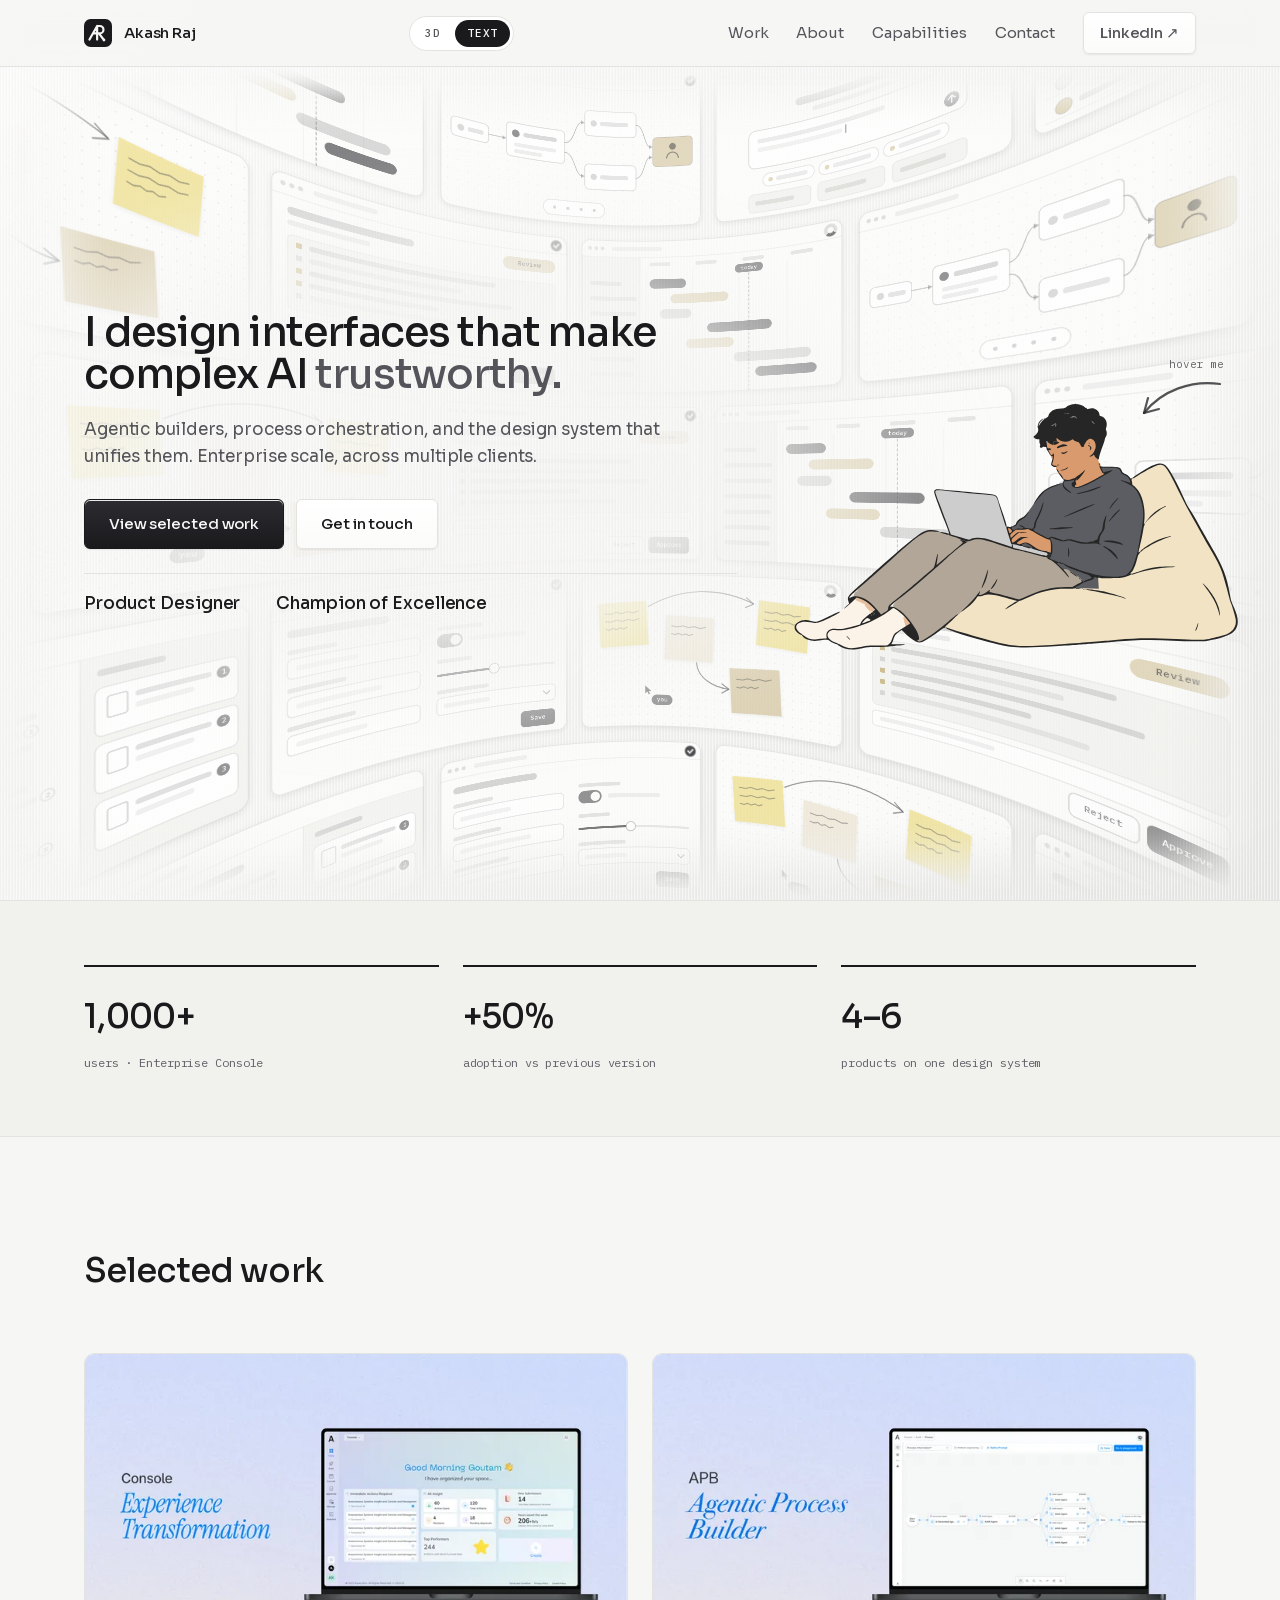
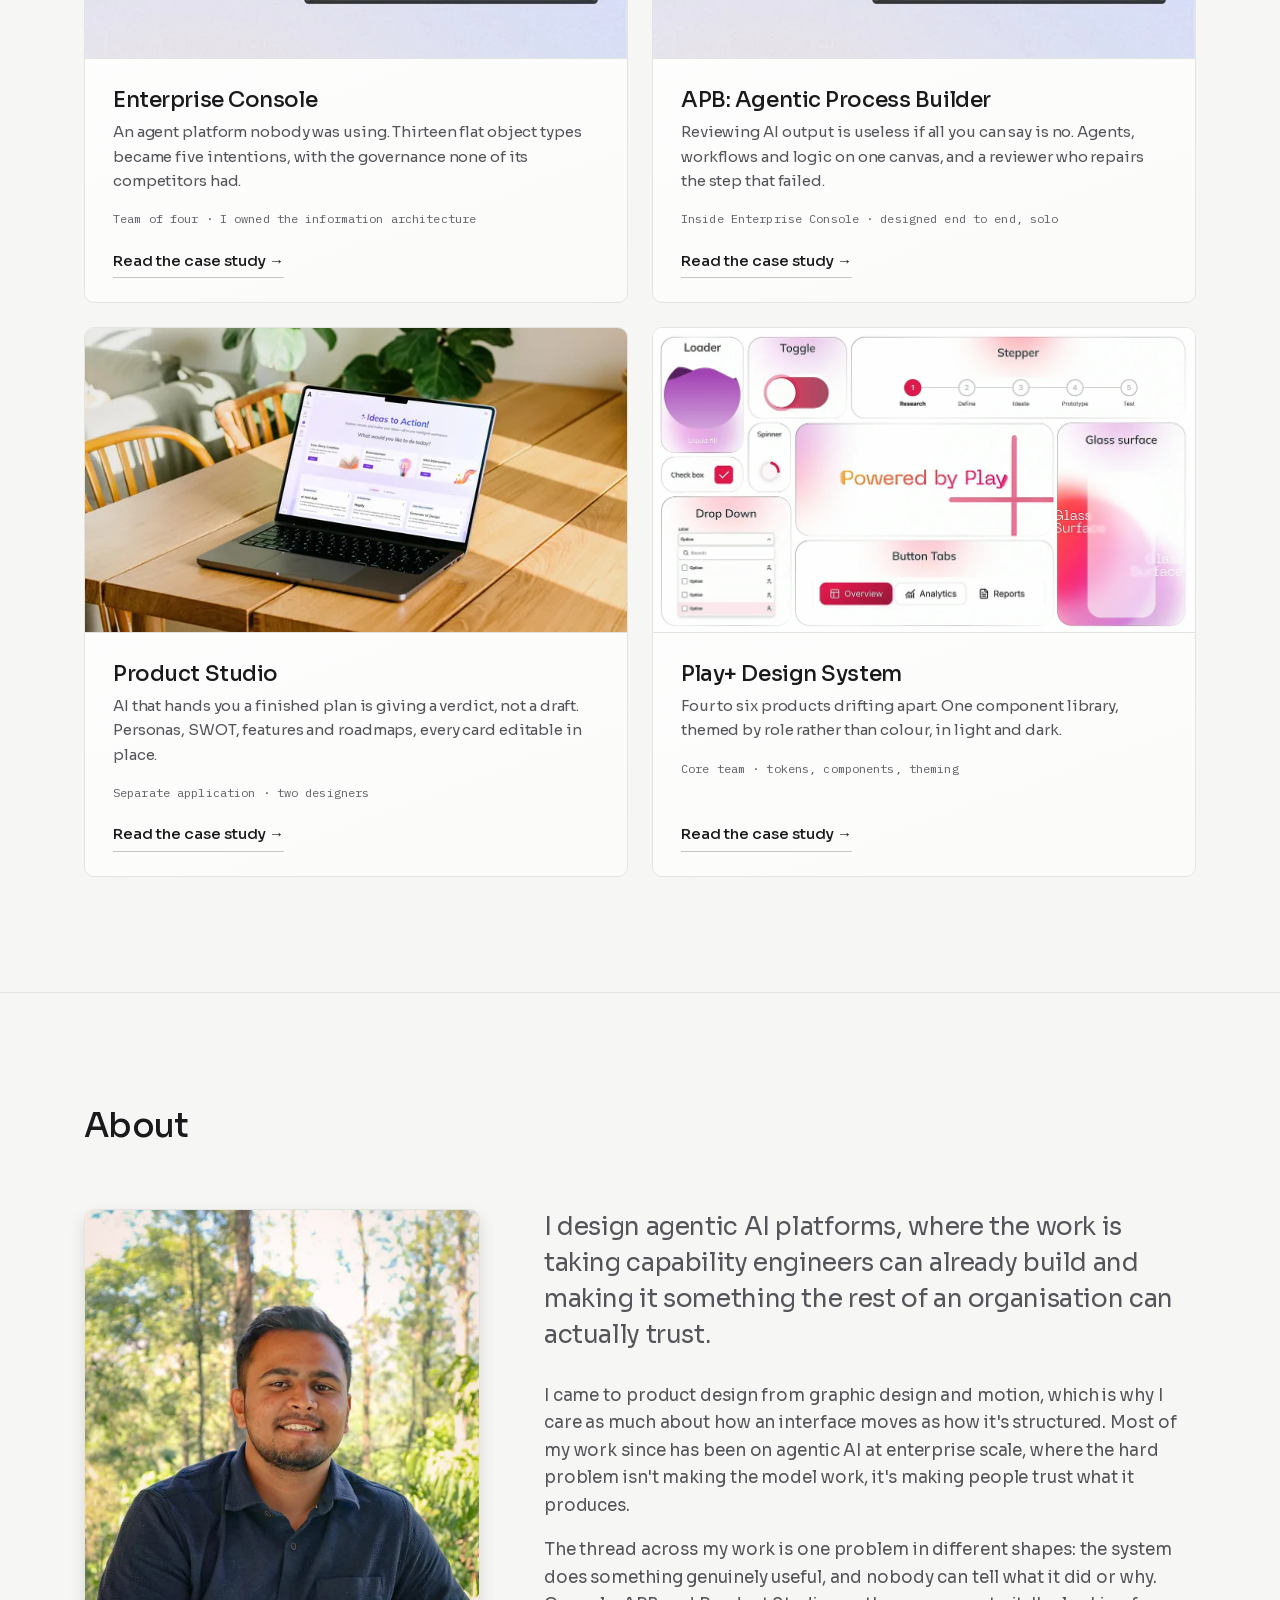
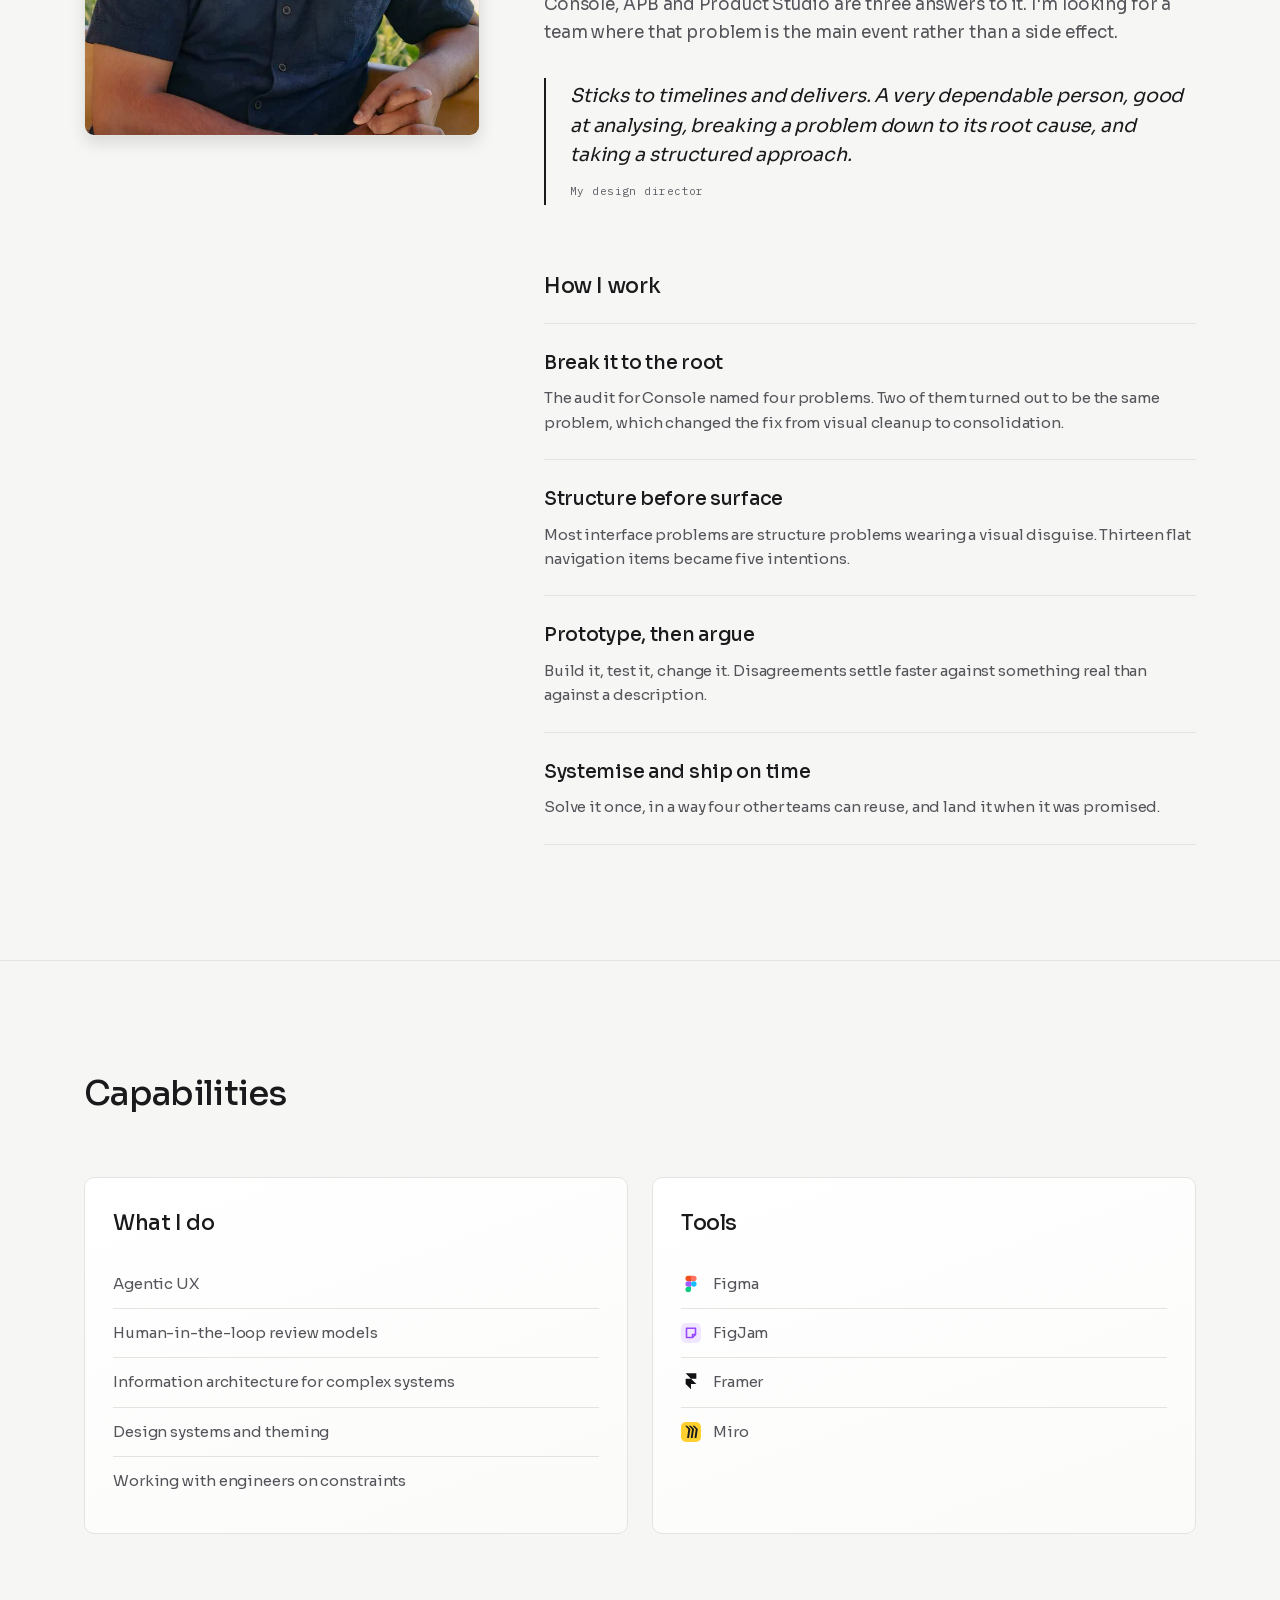
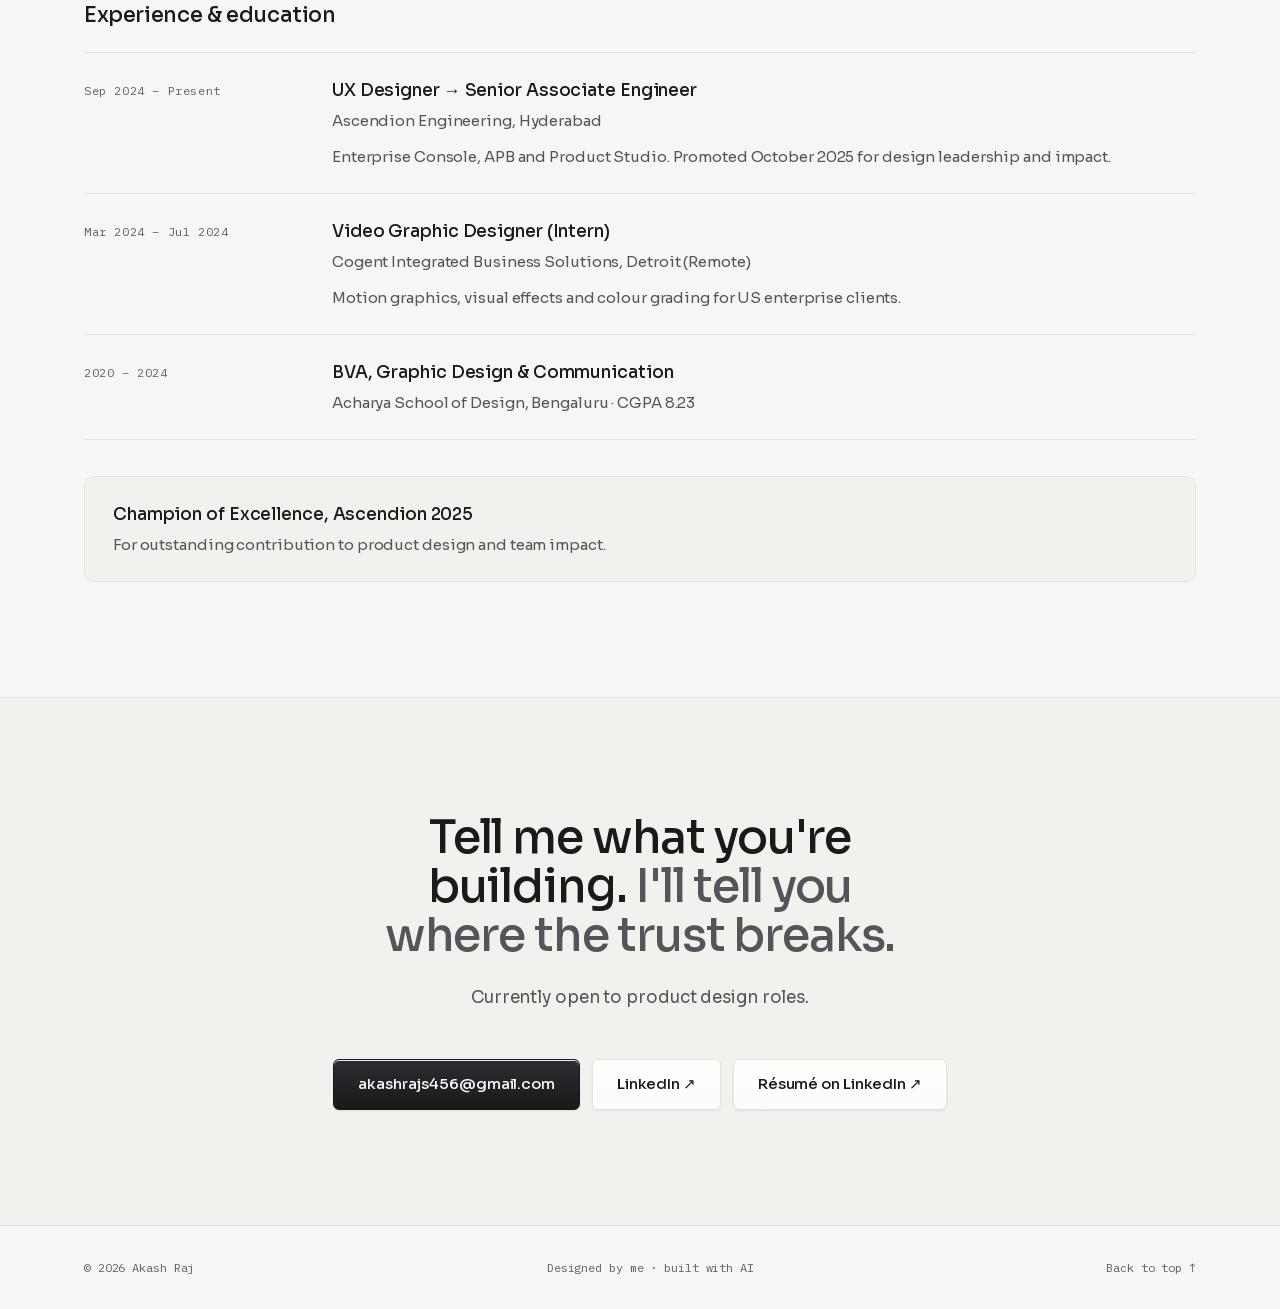
<file: house3d.html>
<!doctype html>
<html lang="en">
<head>
<meta charset="utf-8">
<meta name="viewport" content="width=device-width, initial-scale=1">
<title>Akash Raj · Product Designer, Agentic AI</title>
<!-- This address was shared before the 3D tour moved to 3d.html, so it has to
     keep working, and it should open the written portfolio rather than a 7 MB
     download. The 3D view is one click away from there. -->
<link rel="canonical" href="https://evangelakash.github.io/akash-portfolio/">
<meta name="robots" content="noindex">
<meta http-equiv="refresh" content="0; url=index.html">
<script>location.replace('index.html' + location.hash);</script>
<style>
  body{ margin:0; min-height:100vh; display:grid; place-items:center;
        background:#F6F6F4; color:#1A1A18;
        font:400 16px/1.6 "Sora", ui-sans-serif, system-ui, sans-serif; }
  a{ color:inherit; }
</style>
</head>
<body>
  <p>Taking you to <a href="index.html">Akash Raj&rsquo;s portfolio</a>.</p>
</body>
</html>
</file>
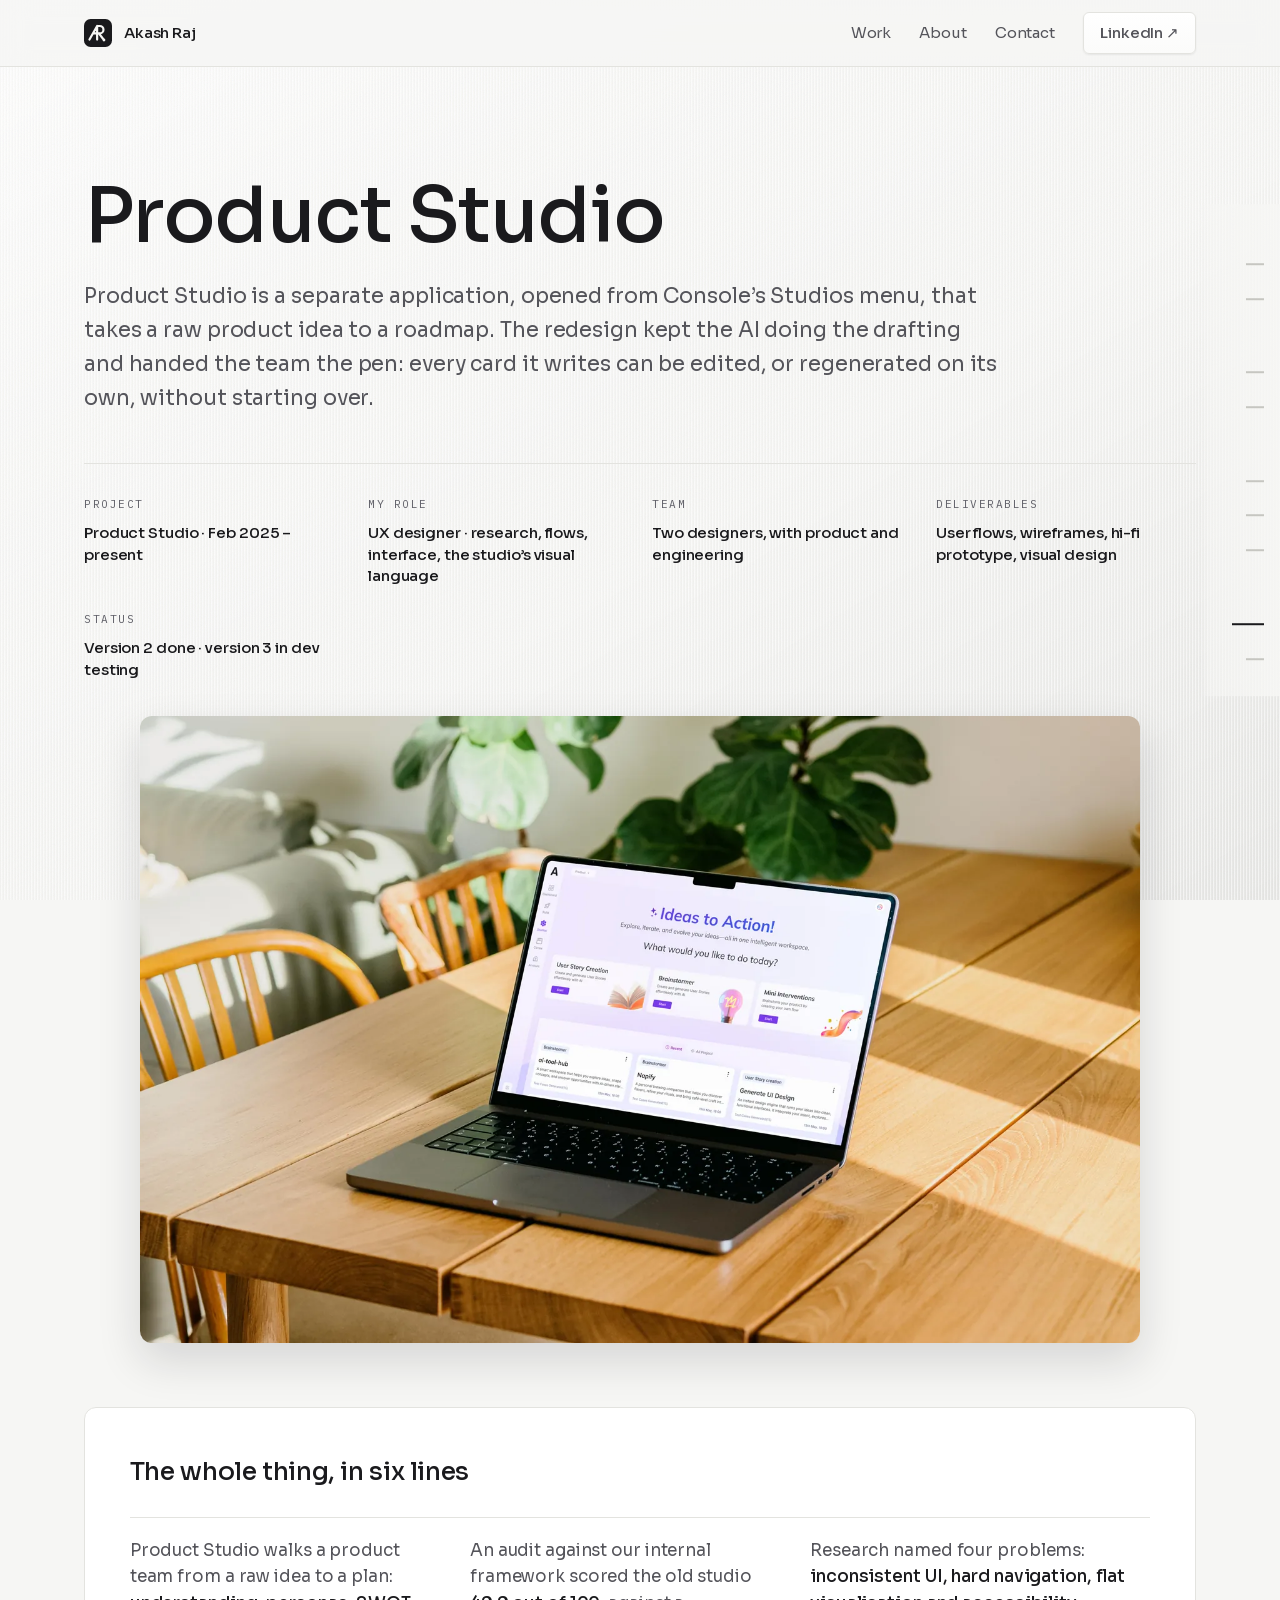
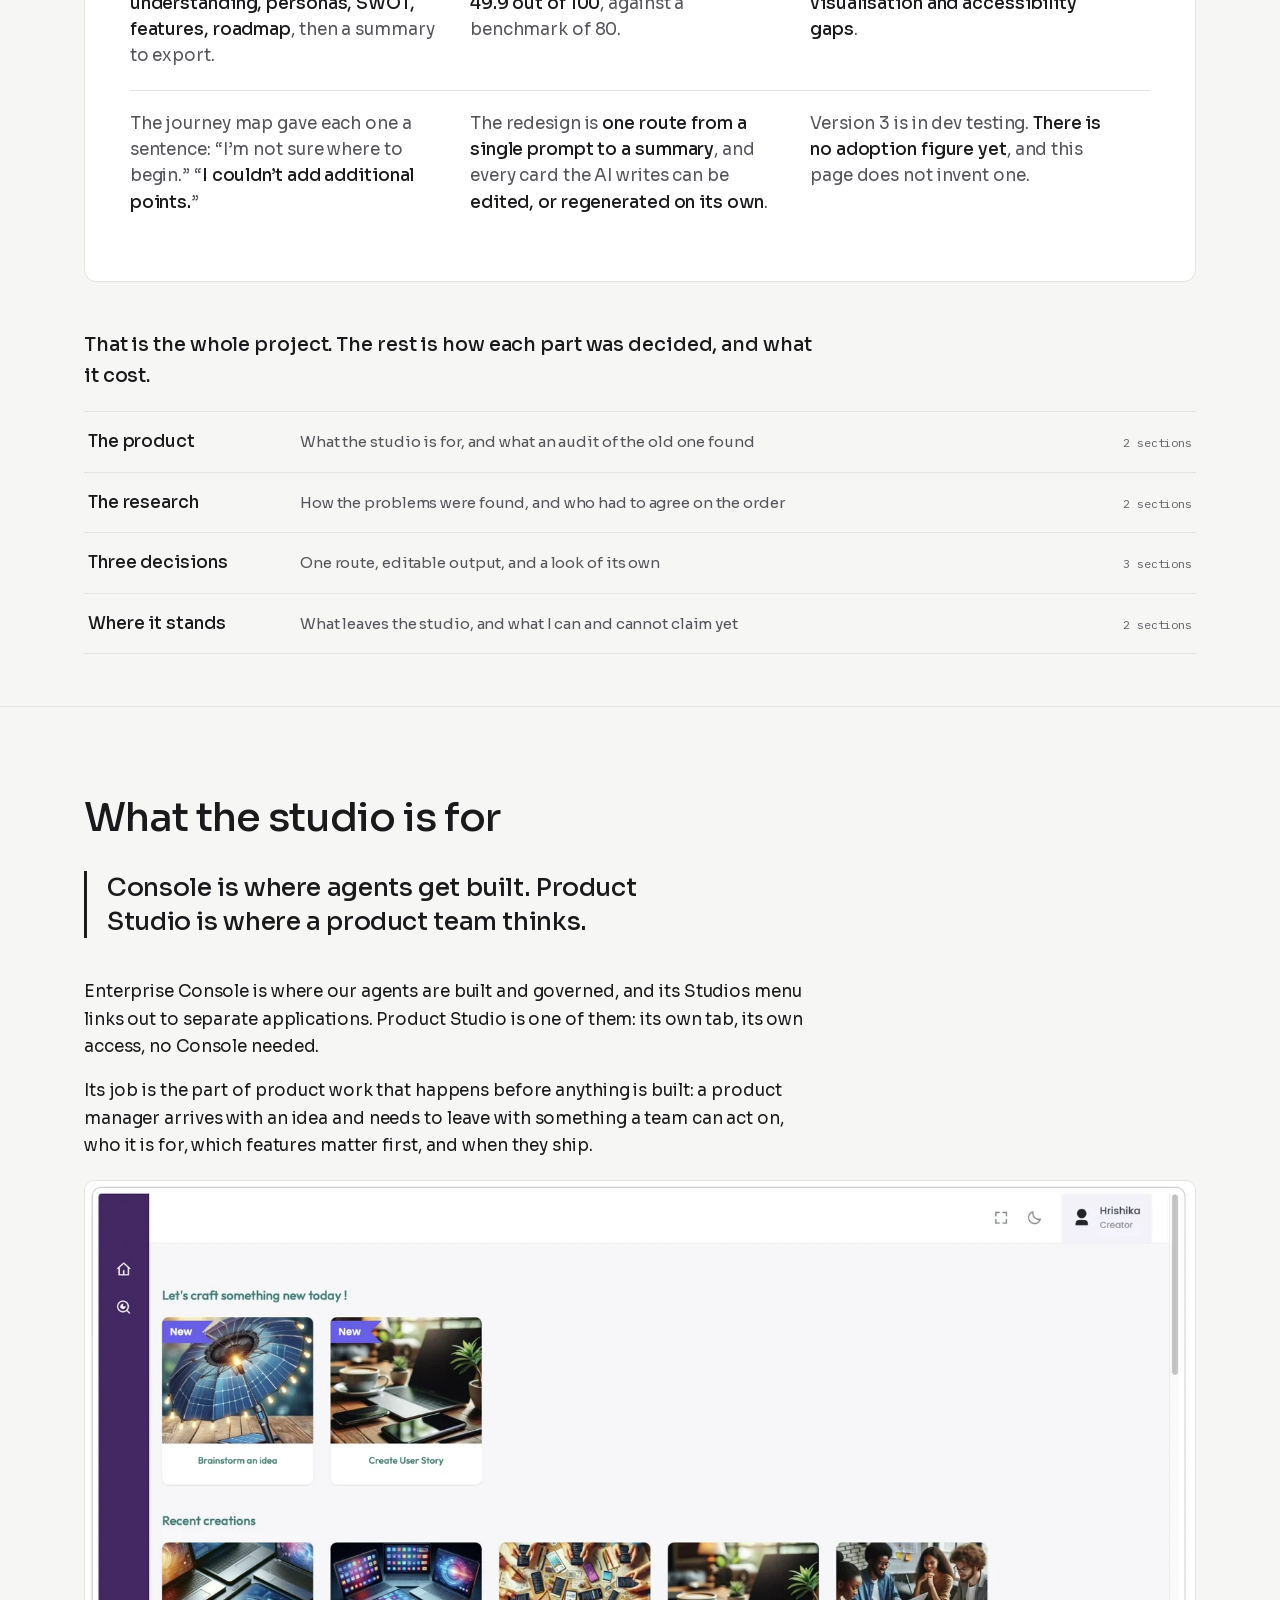
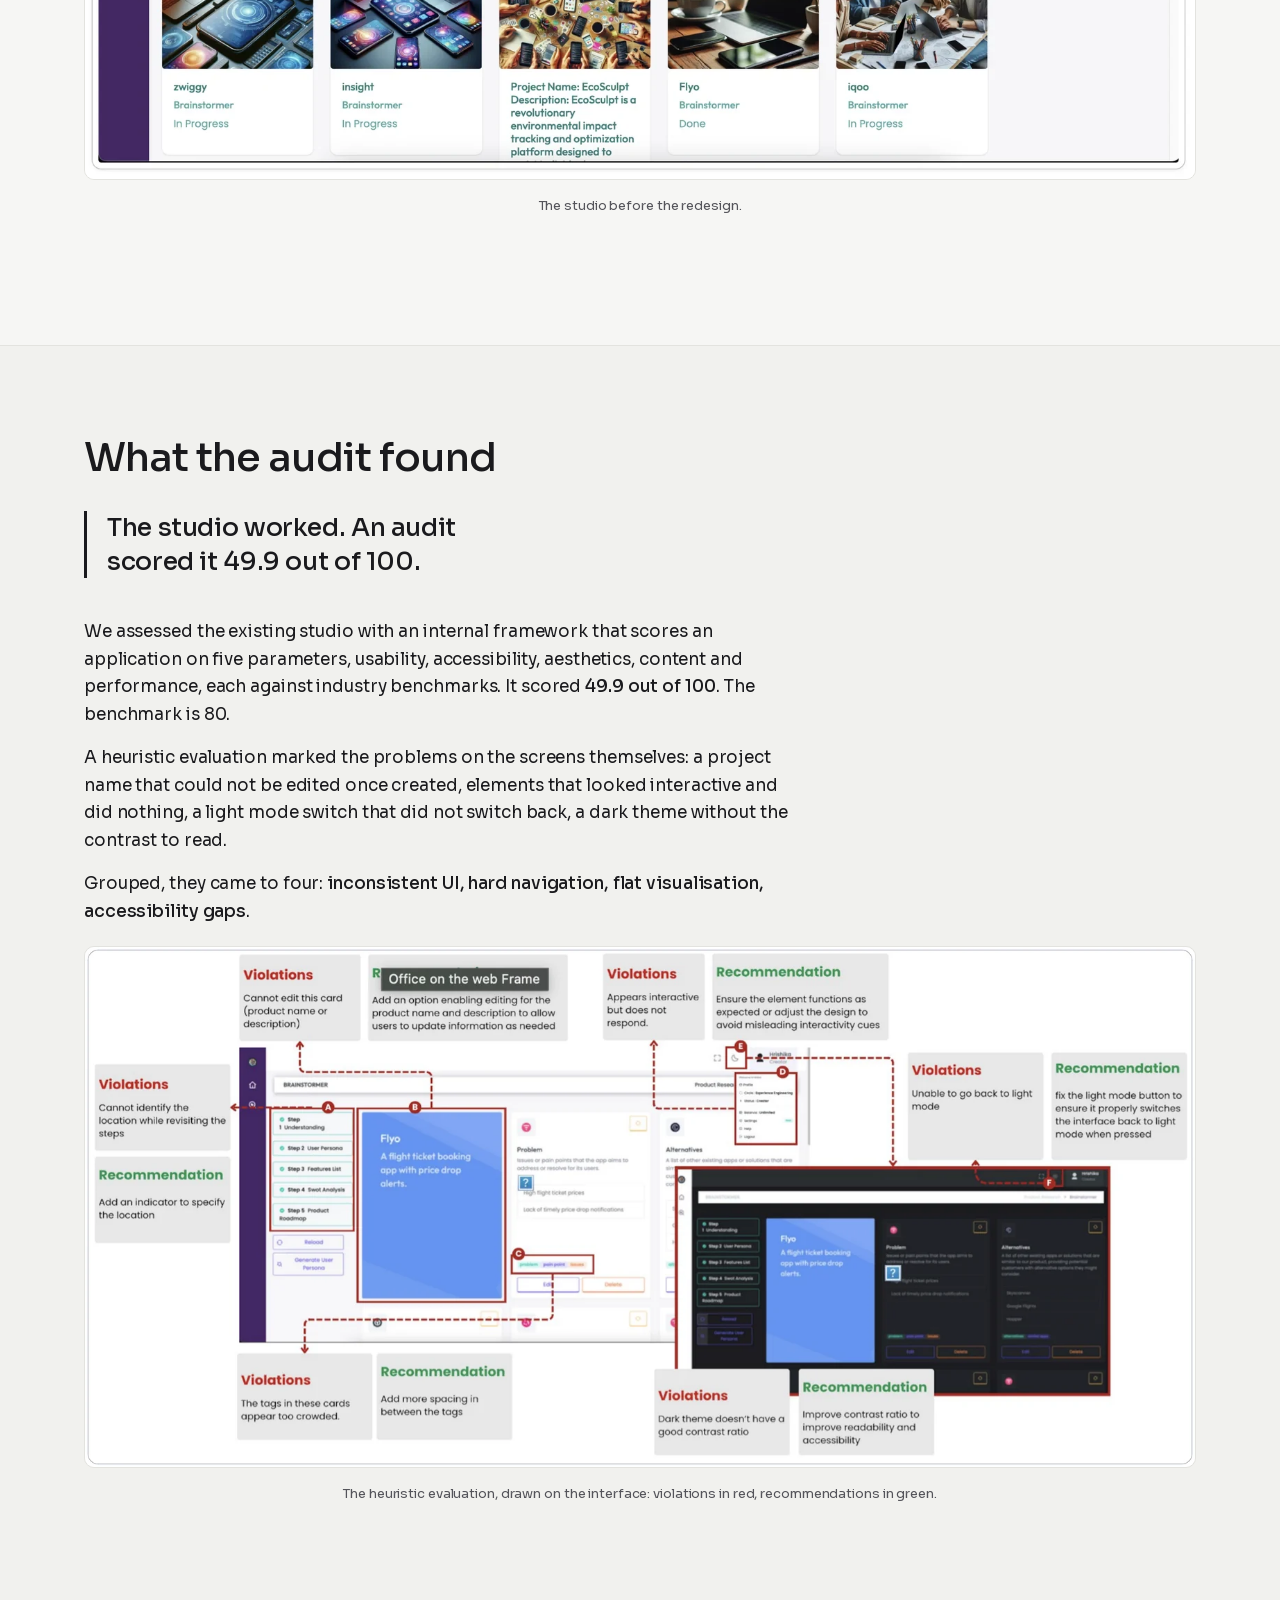
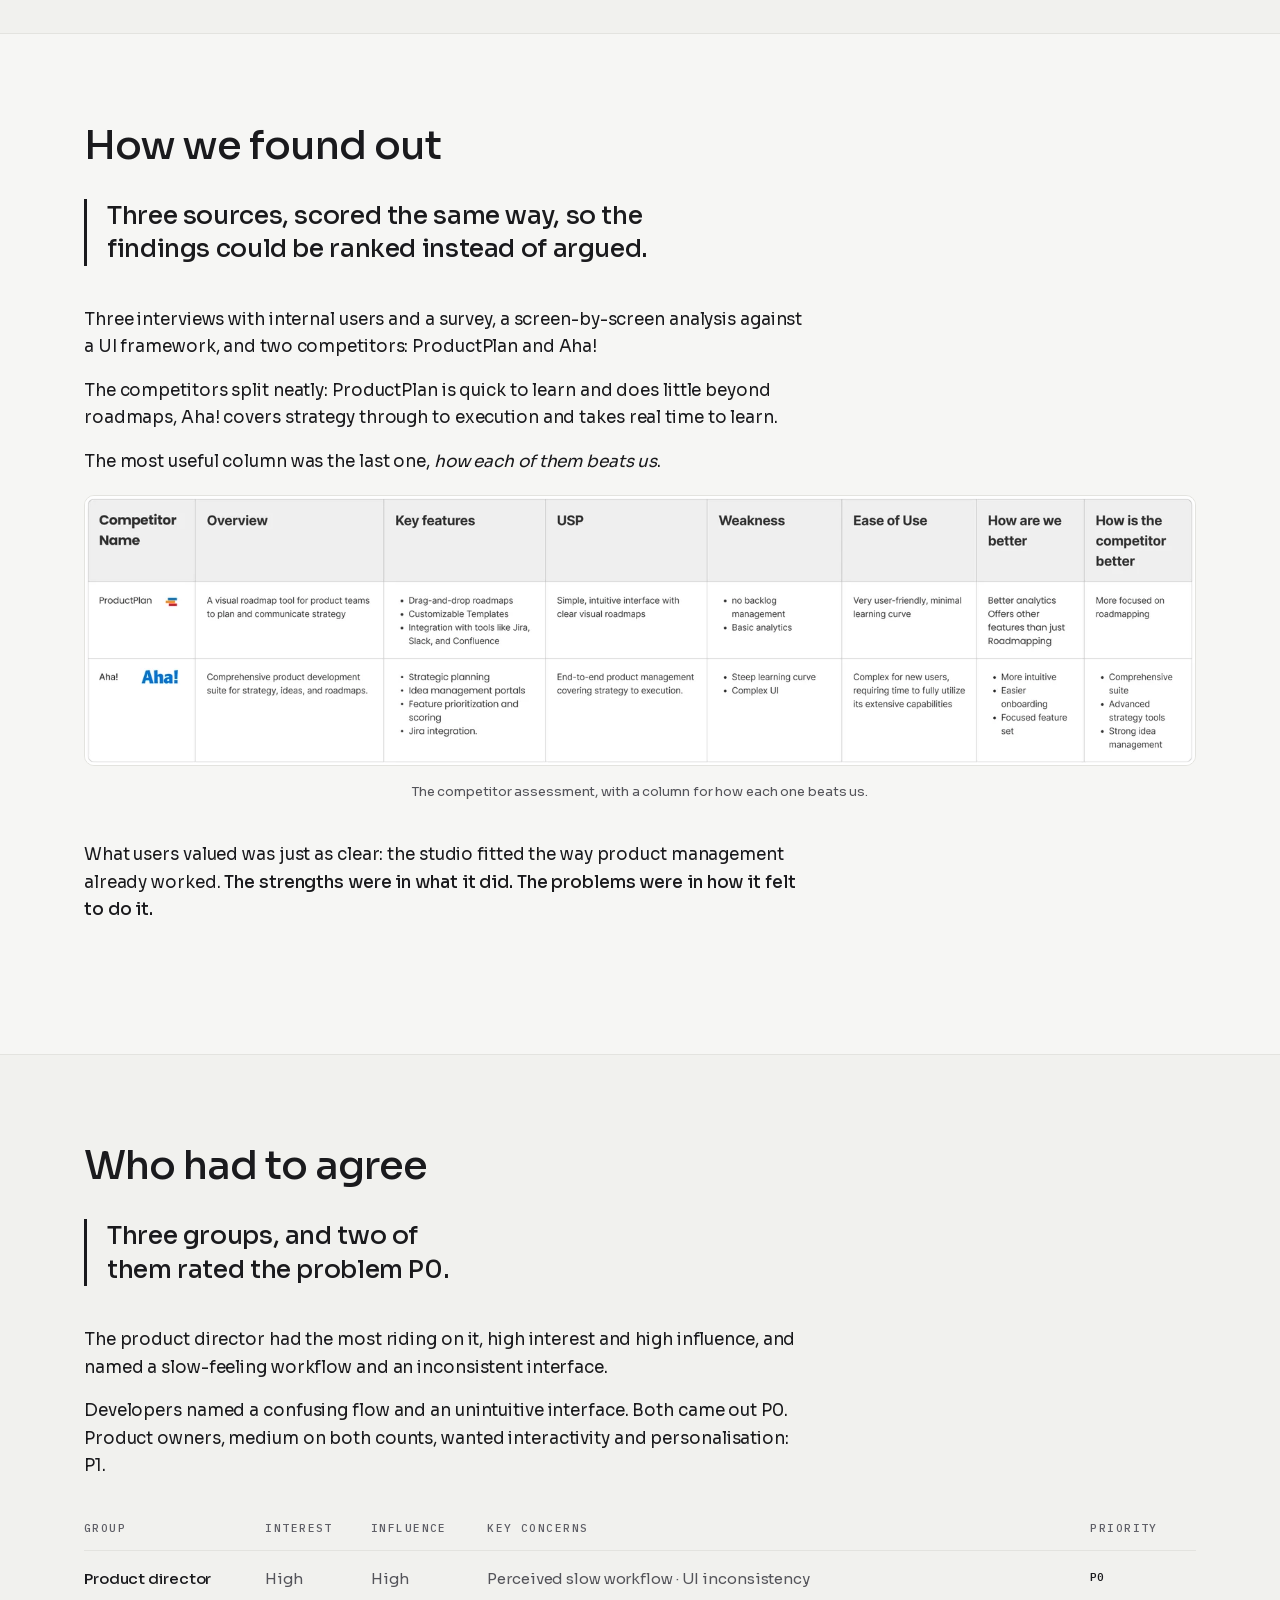
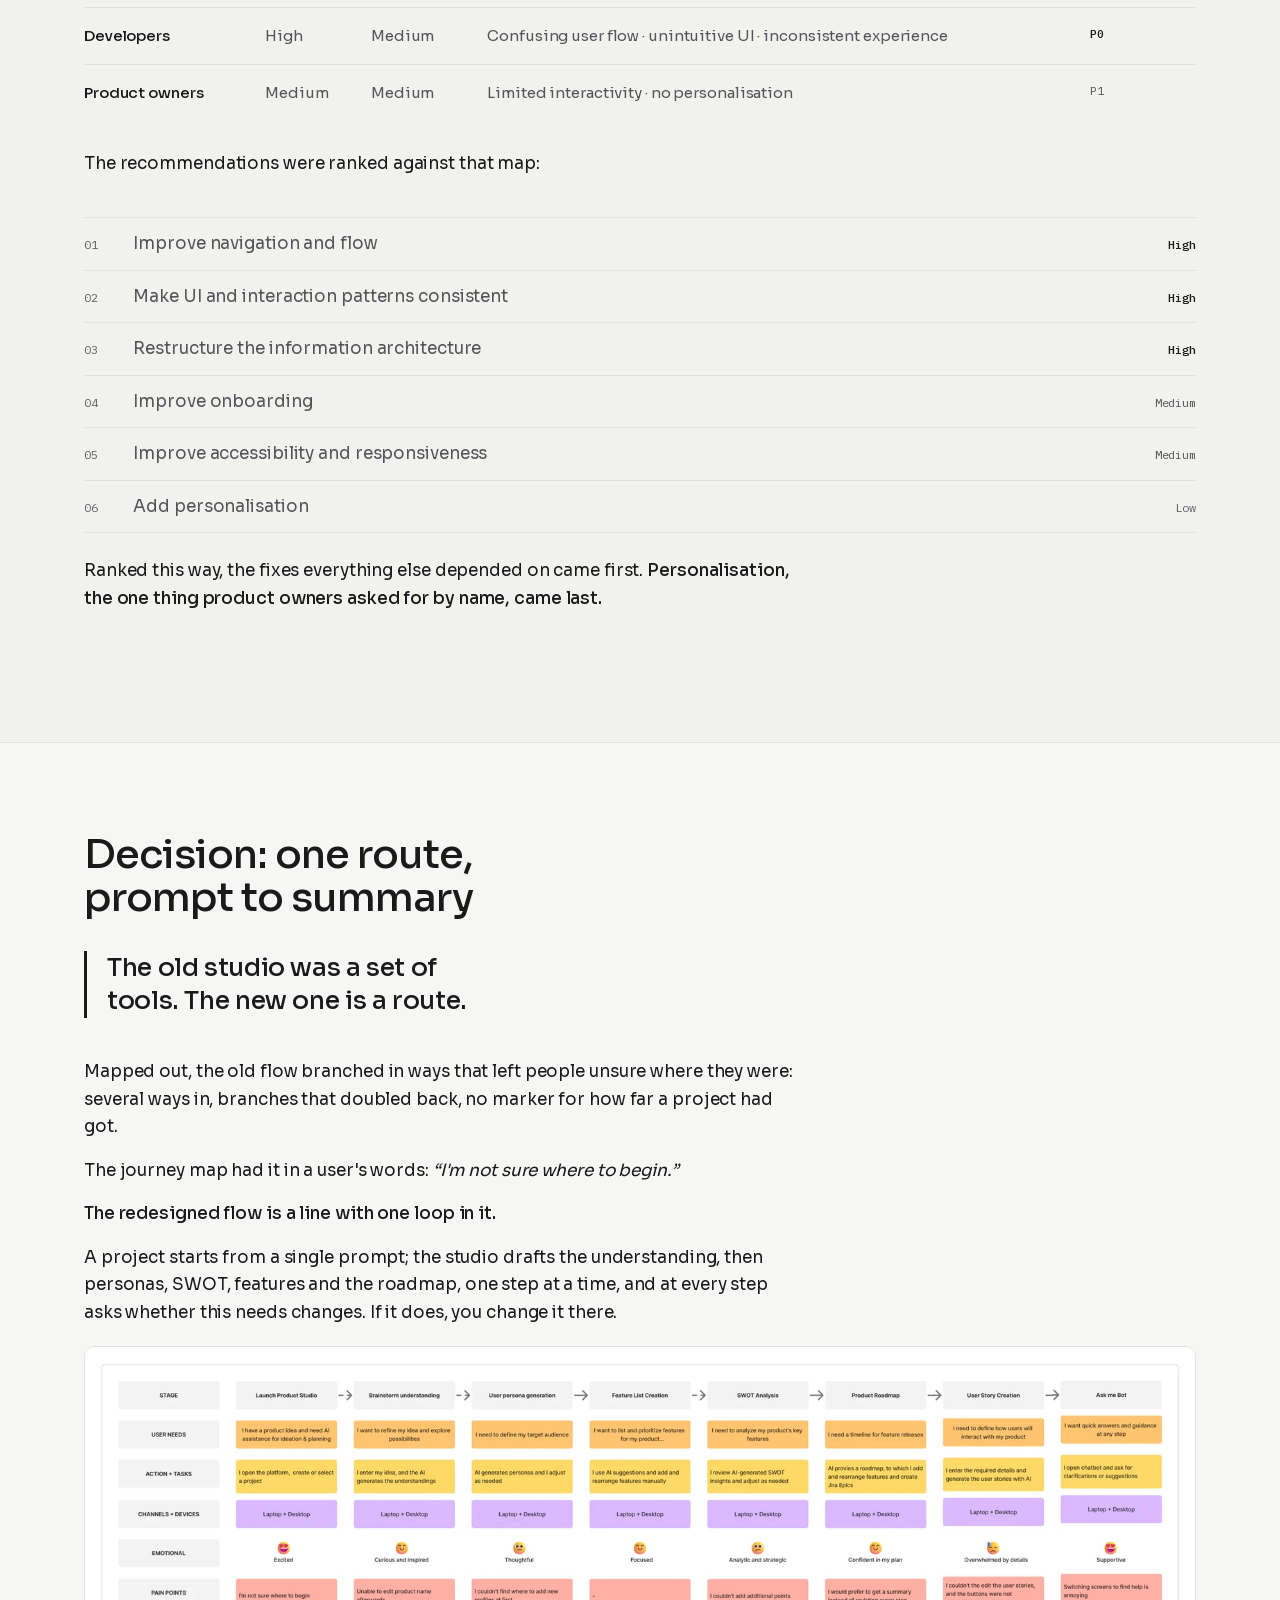
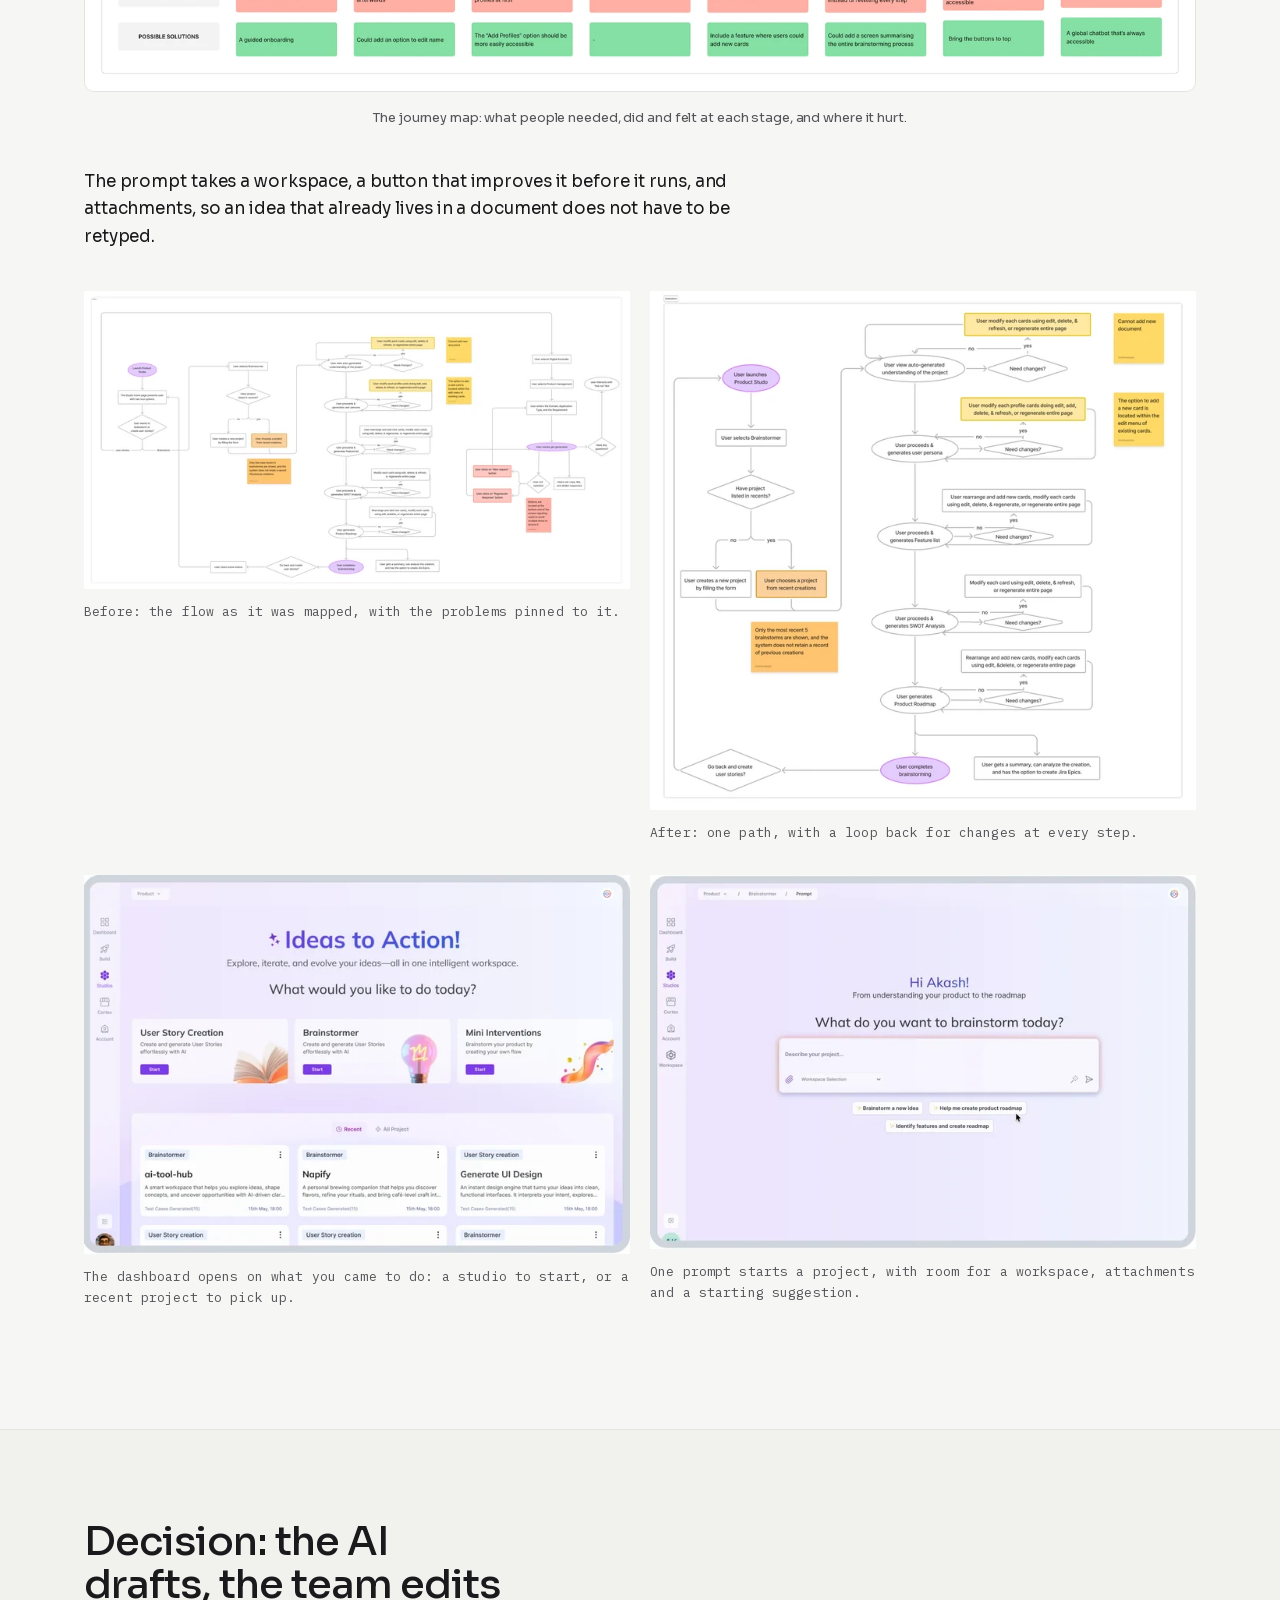
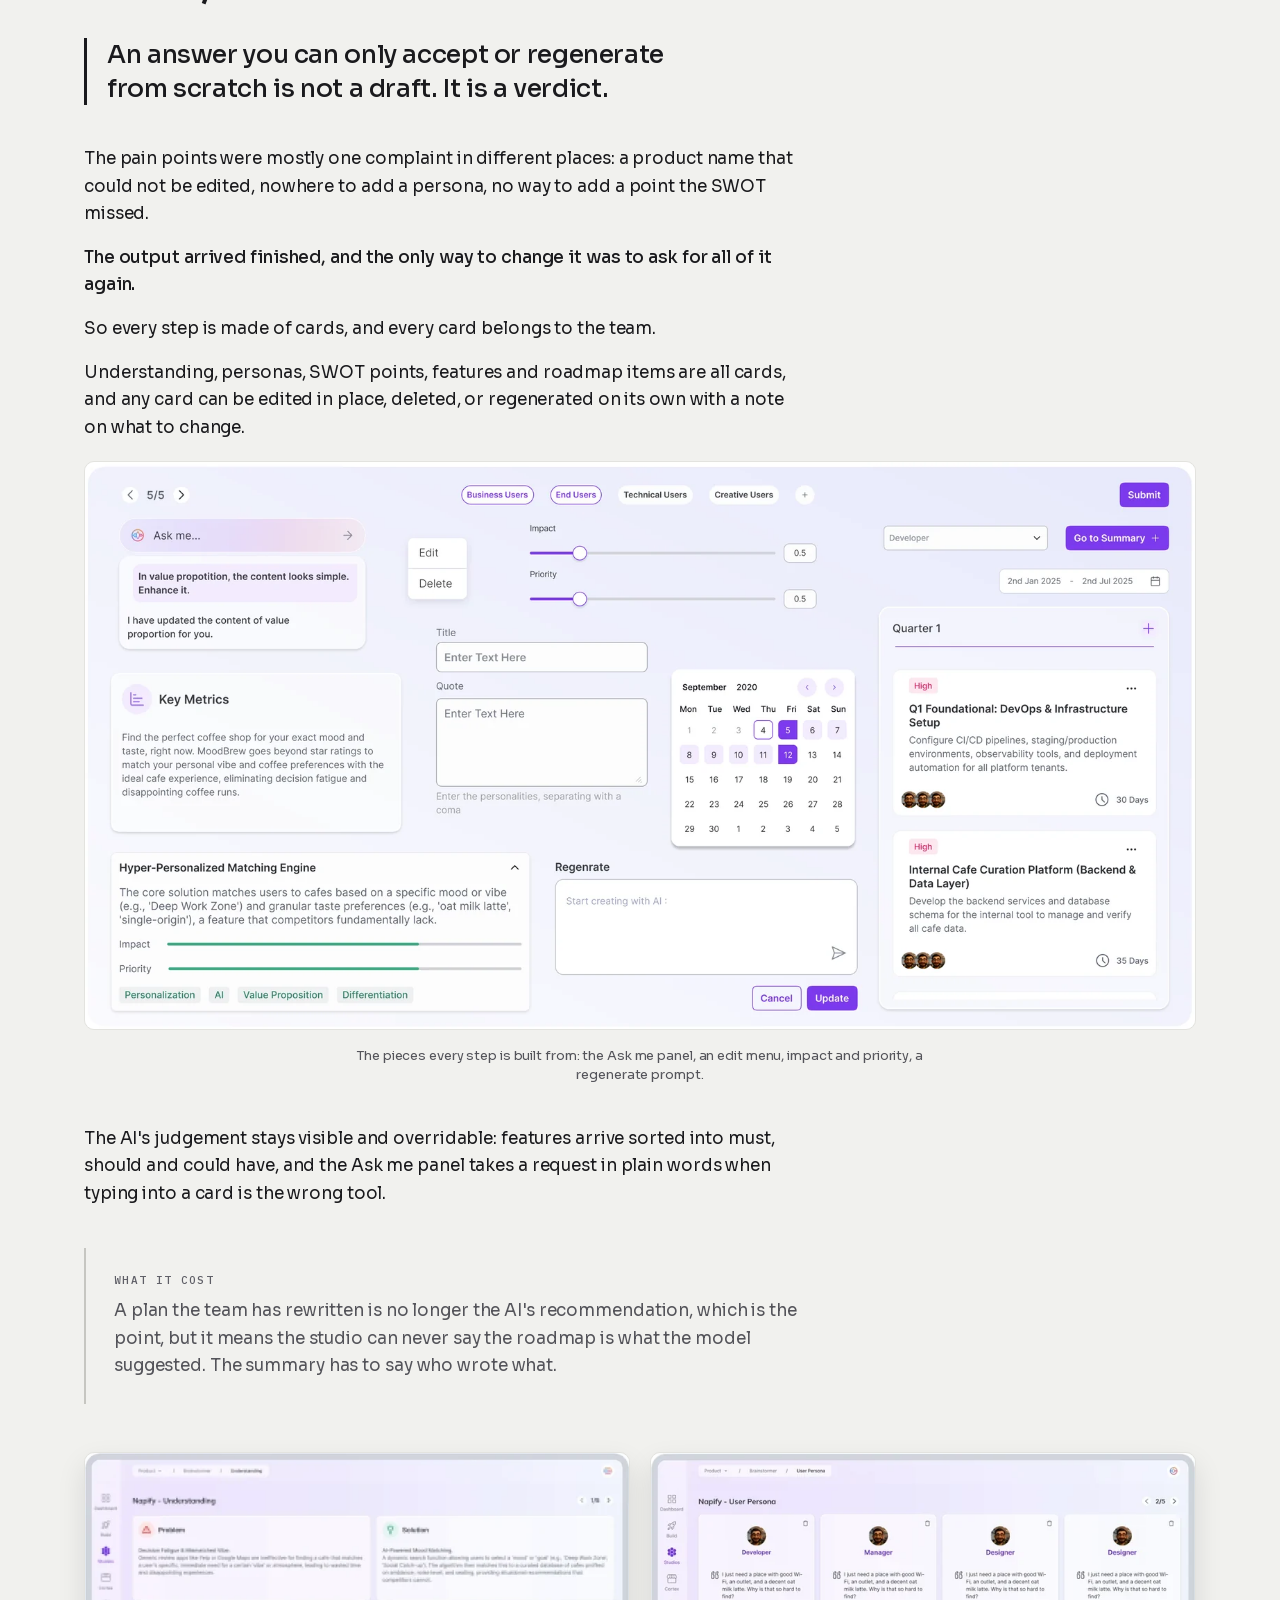
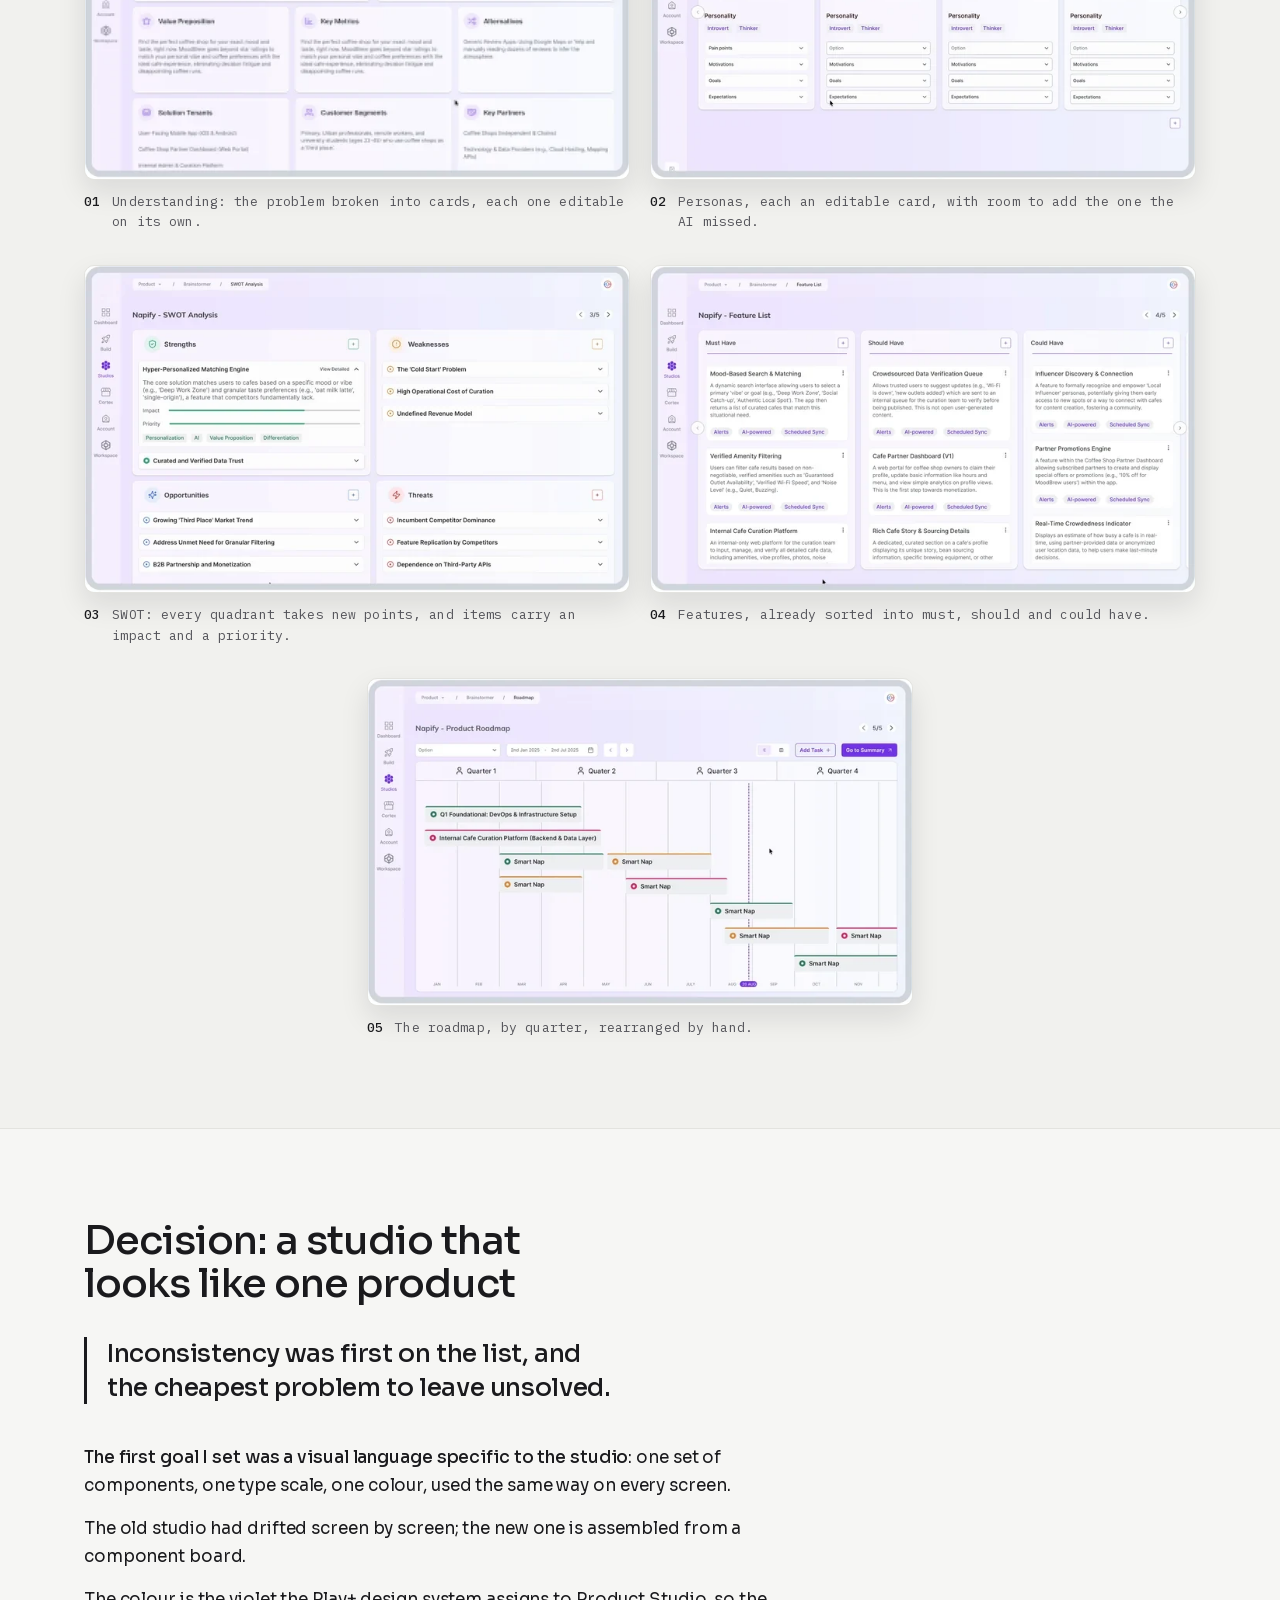
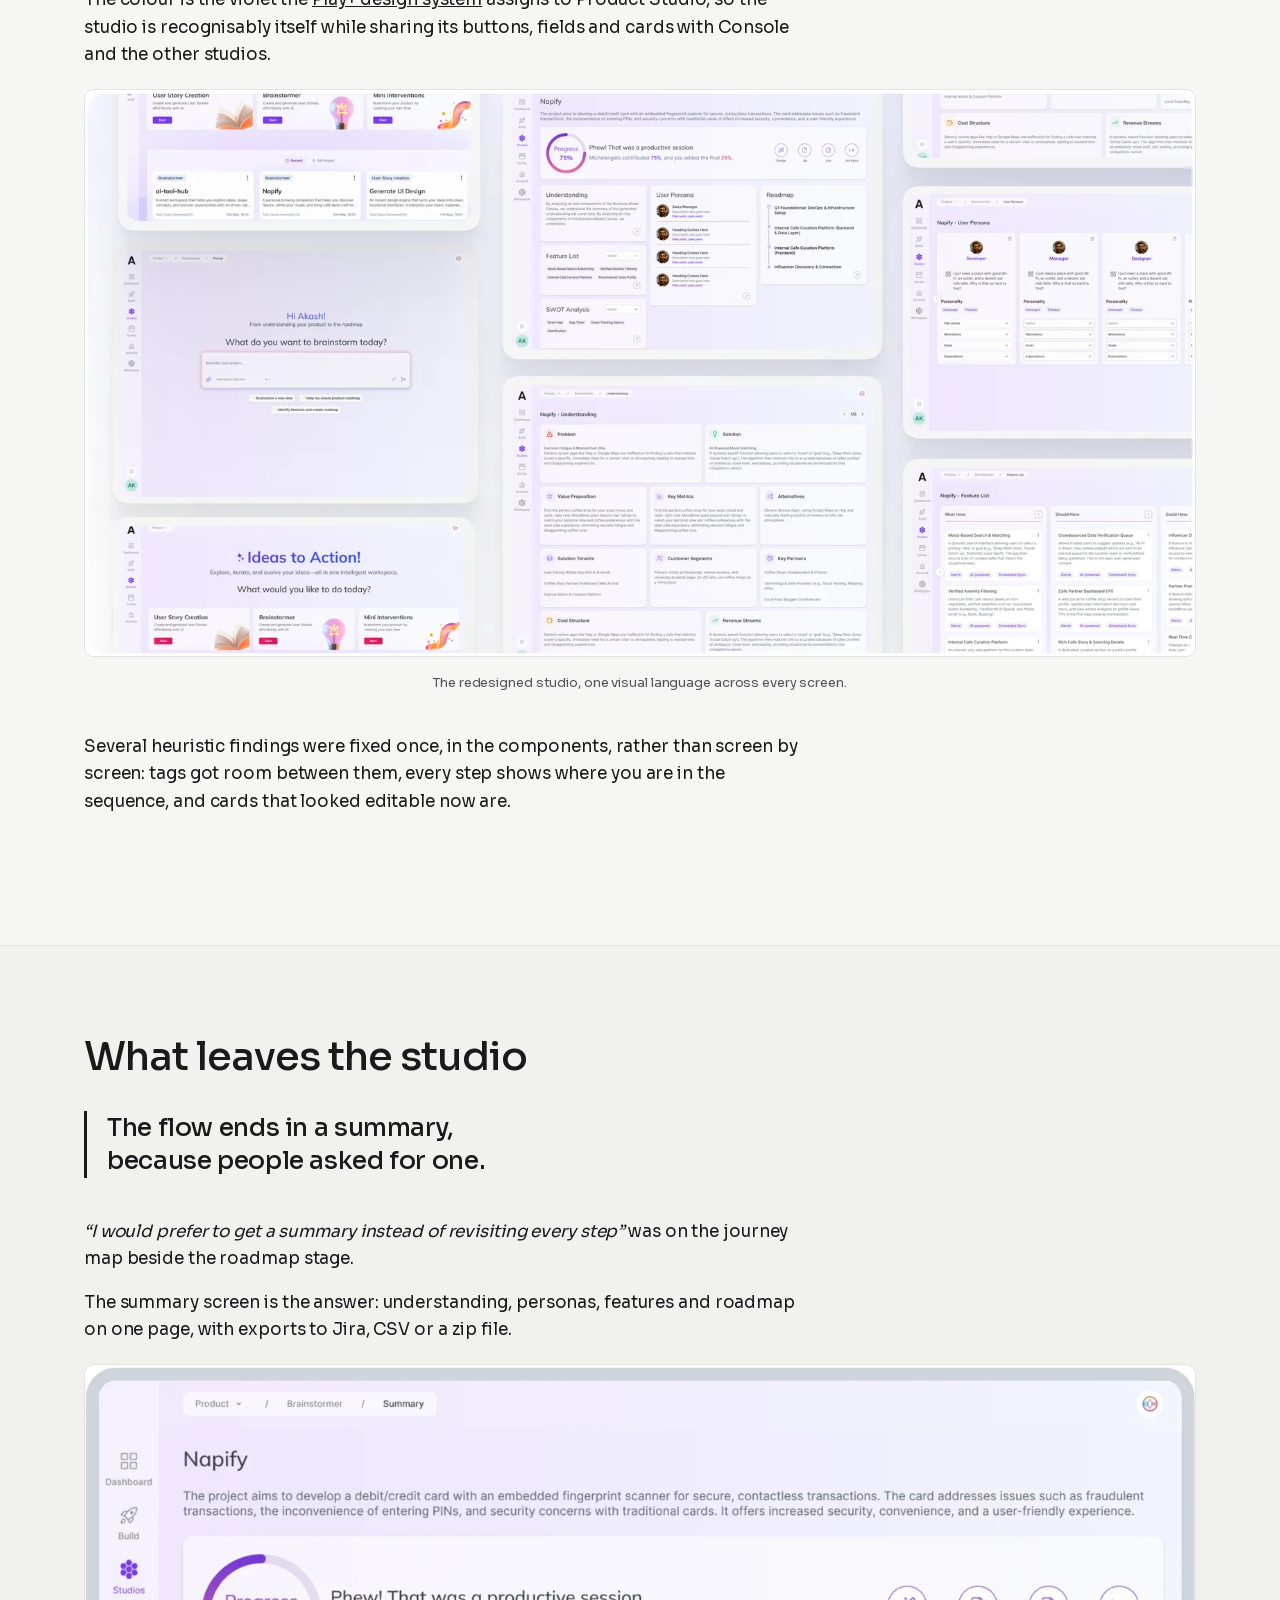
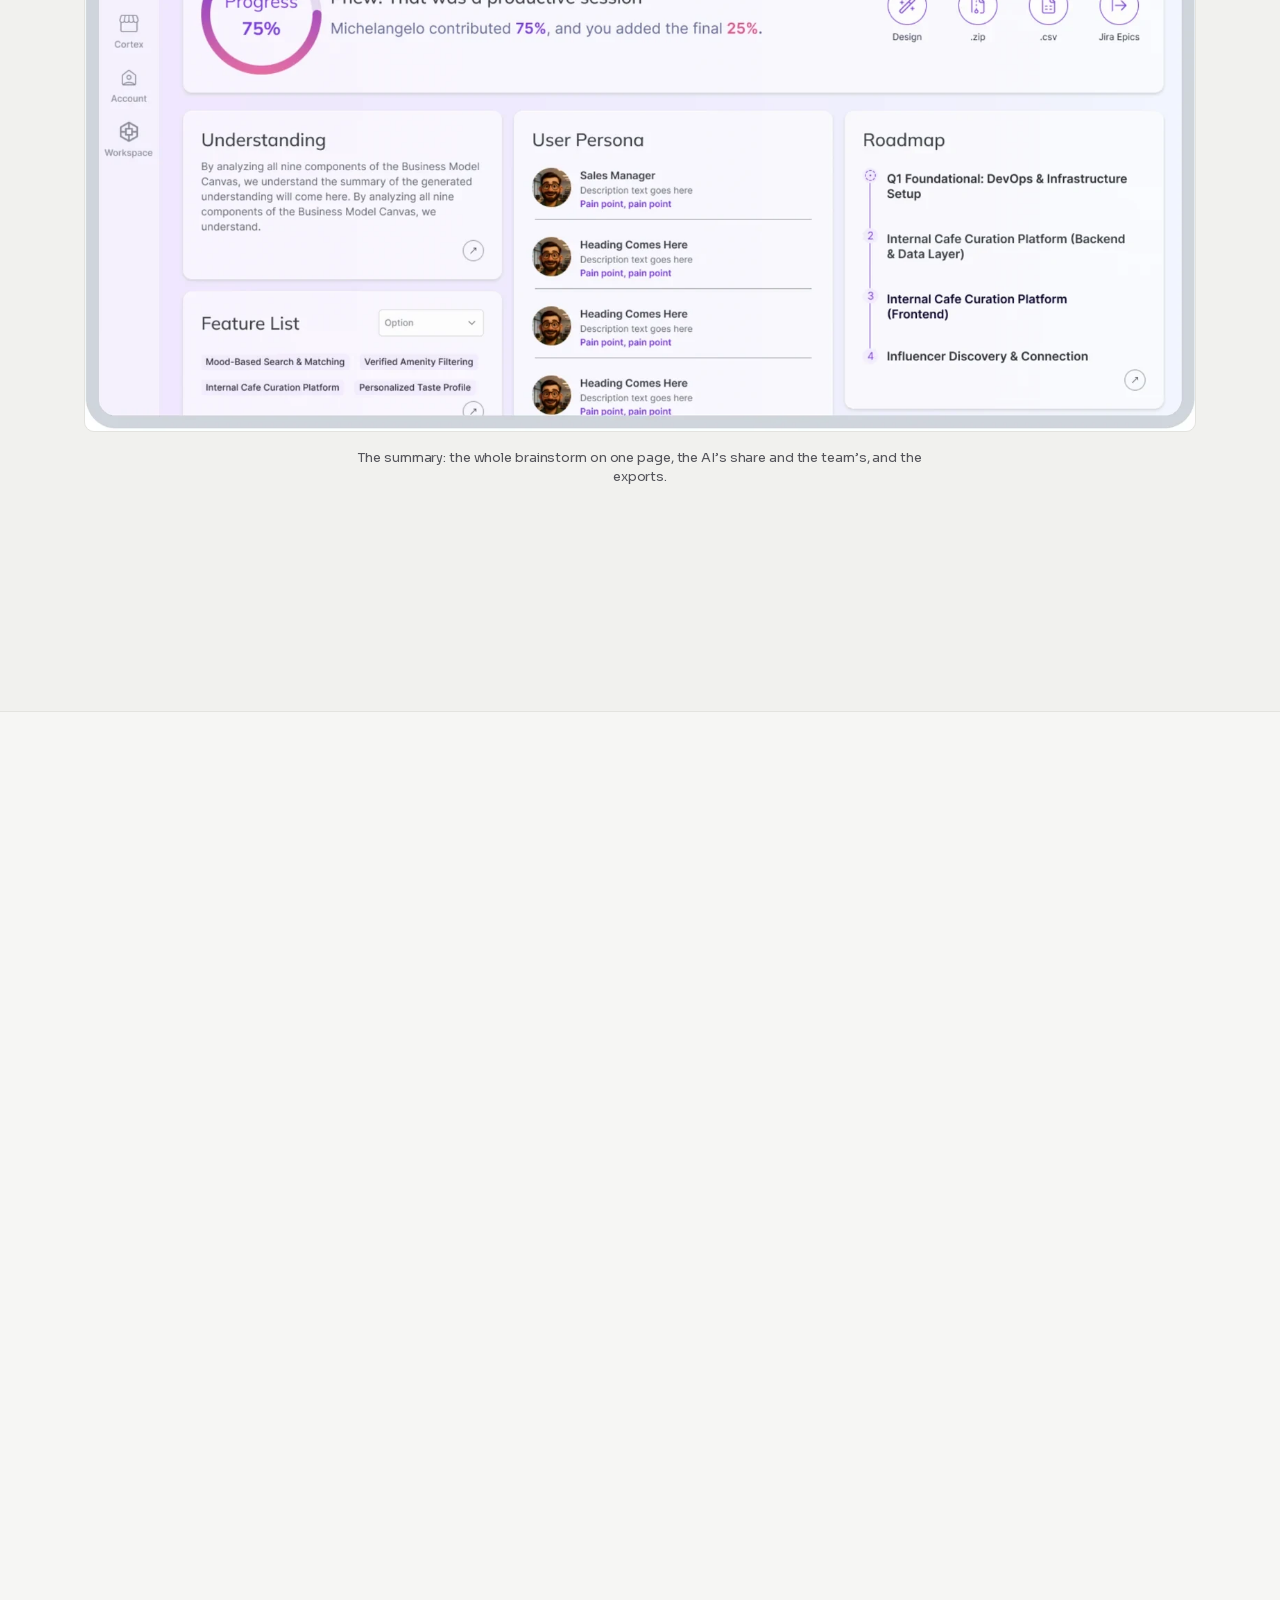
<file: product-studio.html>
<!doctype html>
<html lang="en">
<head>
<meta charset="utf-8">
<meta name="viewport" content="width=device-width, initial-scale=1">
<meta name="color-scheme" content="only light">
<title>Product Studio &middot; Akash Raj</title>
<meta name="description" content="Product Studio takes a raw product idea to a roadmap in one guided flow. The redesign kept the AI drafting and gave the team the pen: every card it writes can be edited, or regenerated on its own.">
<link rel="canonical" href="https://evangelakash.github.io/akash-portfolio/product-studio.html">
<link rel="icon" href="favicon.svg" type="image/svg+xml">
<link rel="apple-touch-icon" href="apple-touch-icon.png">
<meta name="theme-color" content="#F6F6F4">
<meta name="author" content="Akash Raj">
<meta property="og:type" content="article">
<meta property="og:site_name" content="Akash Raj">
<meta property="og:title" content="Product Studio">
<meta property="og:description" content="An AI workspace that takes a raw product idea to a roadmap. The redesign made every card the AI writes something the team can edit, or regenerate on its own.">
<meta property="og:url" content="https://evangelakash.github.io/akash-portfolio/product-studio.html">
<meta property="og:image" content="https://evangelakash.github.io/akash-portfolio/img/covers/product-studio-cover.jpg">
<meta property="og:image:width" content="1600">
<meta property="og:image:height" content="1002">
<meta property="og:image:alt" content="Product Studio on a laptop.">
<meta name="twitter:card" content="summary_large_image">
<meta name="twitter:title" content="Product Studio">
<meta name="twitter:description" content="An AI workspace that takes a raw product idea to a roadmap. The redesign made every card the AI writes something the team can edit, or regenerate on its own.">
<meta name="twitter:image" content="https://evangelakash.github.io/akash-portfolio/img/covers/product-studio-cover.jpg">
<link rel="preload" href="fonts/Sora-300-latin.woff2" as="font" type="font/woff2" crossorigin>
<link rel="preload" href="fonts/Literata-400-latin.woff2" as="font" type="font/woff2" crossorigin>
<link rel="stylesheet" href="style.css?v=58">
<script>document.documentElement.className+=" js";</script>
<script>
/* keeps the heavy files (the 3D house above all) on disk between visits; this host expires them in ten minutes */
if ('serviceWorker' in navigator) addEventListener('load', () => navigator.serviceWorker.register('sw.js').catch(() => {}));
</script>
</head>
<body id="top">

<svg width="0" height="0" style="position:absolute" aria-hidden="true" focusable="false">
  <defs>
    <filter id="rough" x="-6%" y="-6%" width="112%" height="112%">
      <feTurbulence type="fractalNoise" baseFrequency="0.022" numOctaves="3" seed="7" result="n"/>
      <feDisplacementMap in="SourceGraphic" in2="n" scale="2.4" xChannelSelector="R" yChannelSelector="G"/>
    </filter>
  </defs>
</svg>

<a class="skip" href="#main">Skip to content</a>
<header class="nav">
  <div class="container nav__inner">
    <a class="nav__mark" href="index.html">
      <svg class="logo" viewBox="0 0 64 64" aria-hidden="true" focusable="false"><rect class="logo__tile" width="64" height="64" rx="15"/><path class="logo__ink" d="M12.5 47 L30 16 V47 M30 16 H36 A8.5 8.5 0 0 1 36 33 H21.6 M34 33 L43.4 45.2"/><circle class="logo__node" cx="45.6" cy="48" r="3.2"/></svg>
      <span class="nav__name">Akash Raj</span>
    </a>
    <nav class="nav__links" aria-label="Primary">
      <a href="index.html#work">Work</a>
      <a href="index.html#about">About</a>
      <a href="index.html#contact">Contact</a>
      <a class="btn btn--sm" href="https://www.linkedin.com/in/evangelakash" target="_blank" rel="noopener">LinkedIn &#8599;</a>
    </nav>
      <details class="nav__menu">
        <summary aria-label="Menu"><span></span><span></span></summary>
        <div class="nav__sheet">
          <a href="index.html#work">Work</a>
          <a href="index.html#about">About</a>
          <a href="index.html#contact">Contact</a>
          <a href="#top">Top of case study</a>
        </div>
      </details>
  </div>
</header>
<nav class="cs-rail" aria-label="Sections">
  <ol>
      <li class="cs-rail__grp" aria-hidden="true"><span class="cs-rail__label">The product</span></li>
      <li><a href="#s01" class="is-here"><span class="cs-rail__label">What the studio is for</span><i class="cs-rail__tick" aria-hidden="true"></i></a></li>
      <li><a href="#s02"><span class="cs-rail__label">What the audit found</span><i class="cs-rail__tick" aria-hidden="true"></i></a></li>
      <li class="cs-rail__grp" aria-hidden="true"><span class="cs-rail__label">The research</span></li>
      <li><a href="#s03"><span class="cs-rail__label">How we found out</span><i class="cs-rail__tick" aria-hidden="true"></i></a></li>
      <li><a href="#s04"><span class="cs-rail__label">Who had to agree</span><i class="cs-rail__tick" aria-hidden="true"></i></a></li>
      <li class="cs-rail__grp" aria-hidden="true"><span class="cs-rail__label">Three decisions</span></li>
      <li><a href="#s05"><span class="cs-rail__label">Decision: one route, prompt to summary</span><i class="cs-rail__tick" aria-hidden="true"></i></a></li>
      <li><a href="#s06"><span class="cs-rail__label">Decision: the AI drafts, the team edits</span><i class="cs-rail__tick" aria-hidden="true"></i></a></li>
      <li><a href="#s07"><span class="cs-rail__label">Decision: a studio that looks like one product</span><i class="cs-rail__tick" aria-hidden="true"></i></a></li>
      <li class="cs-rail__grp" aria-hidden="true"><span class="cs-rail__label">Where it stands</span></li>
      <li><a href="#s08"><span class="cs-rail__label">What leaves the studio</span><i class="cs-rail__tick" aria-hidden="true"></i></a></li>
      <li><a href="#s09"><span class="cs-rail__label">What happened</span><i class="cs-rail__tick" aria-hidden="true"></i></a></li>
  </ol>
</nav>
<main id="main" tabindex="-1">

<section class="cs-hero">
  <div class="container">
    <h1 class="cs-hero__title reveal" style="--d:80ms">Product Studio</h1>
    <p class="cs-hero__dek reveal" style="--d:160ms">Product Studio is a separate application, opened from Console&rsquo;s Studios menu, that takes a raw product idea to a roadmap. The redesign kept the AI doing the drafting and handed the team the pen: every card it writes can be edited, or regenerated on its own, without starting over.</p>

    <dl class="cs-meta reveal" style="--d:240ms">
      <div><dt>Project</dt><dd>Product Studio &middot; Feb 2025 &ndash; present</dd></div>
      <div><dt>My role</dt><dd>UX designer &middot; research, flows, interface, the studio&rsquo;s visual language</dd></div>
      <div><dt>Team</dt><dd>Two designers, with product and engineering</dd></div>
      <div><dt>Deliverables</dt><dd>User flows, wireframes, hi-fi prototype, visual design</dd></div>
      <div><dt>Status</dt><dd>Version 2 done &middot; version 3 in dev testing</dd></div>
    </dl>

    <figure class="cs-shot cs-shot--hero cs-shot--photo reveal" style="--d:320ms">
  <picture><source type="image/webp" srcset="img/covers/product-studio-cover-700.webp 700w, img/covers/product-studio-cover-1100.webp 1100w, img/covers/product-studio-cover-1600.webp 1600w" sizes="(min-width:1360px) 1000px, 92vw"><img width="1600" height="1002" style="--ar:1600/1002" src="img/covers/product-studio-cover.jpg" alt="Product Studio&rsquo;s redesigned dashboard on a laptop, on a wooden table." loading="lazy" decoding="async"></picture>
</figure>

    <section class="cs-tldr reveal" style="--d:400ms" aria-label="Summary">
      <h2>The whole thing, in six lines</h2>
      <ol>
        <li><p>Product Studio walks a product team from a raw idea to a plan: <b>understanding, personas, SWOT, features, roadmap</b>, then a summary to export.</p></li>
        <li><p>An audit against our internal framework scored the old studio <b>49.9 out of 100</b>, against a benchmark of 80.</p></li>
        <li><p>Research named four problems: <b>inconsistent UI, hard navigation, flat visualisation and accessibility gaps</b>.</p></li>
        <li><p>The journey map gave each one a sentence: &ldquo;I&rsquo;m not sure where to begin.&rdquo; &ldquo;<b>I couldn&rsquo;t add additional points.</b>&rdquo;</p></li>
        <li><p>The redesign is <b>one route from a single prompt to a summary</b>, and every card the AI writes can be <b>edited, or regenerated on its own</b>.</p></li>
        <li><p>Version 3 is in dev testing. <b>There is no adoption figure yet</b>, and this page does not invent one.</p></li>
      </ol>
    </section>

    <nav class="cs-map reveal" style="--d:480ms" aria-label="What the rest of this page covers">
      <p class="cs-map__lead">That is the whole project. The rest is how each part was decided, and what it cost.</p>
      <ol>
        <li><a href="#s01"><b>The product</b><span>What the studio is for, and what an audit of the old one found</span><i>2 sections</i></a></li>
        <li><a href="#s03"><b>The research</b><span>How the problems were found, and who had to agree on the order</span><i>2 sections</i></a></li>
        <li><a href="#s05"><b>Three decisions</b><span>One route, editable output, and a look of its own</span><i>3 sections</i></a></li>
        <li><a href="#s08"><b>Where it stands</b><span>What leaves the studio, and what I can and cannot claim yet</span><i>2 sections</i></a></li>
      </ol>
    </nav>
  </div>
</section>

<section class="cs-sec" id="s01">
  <div class="container">
    <h2 class="cs-sec__title reveal">What the studio is for</h2>
    <p class="cs-sec__lede reveal">Console is where agents get built. Product Studio is where a product team thinks.</p>
<div class="cs-unit reveal">
  <p>Enterprise Console is where our agents are built and governed, and its Studios menu links out to separate applications. Product Studio is one of them: its own tab, its own access, no Console needed.</p>
  <p>Its job is the part of product work that happens before anything is built: a product manager arrives with an idea and needs to leave with something a team can act on, who it is for, which features matter first, and when they ship.</p>
  <figure class="cs-fig reveal">
  <picture><source type="image/webp" srcset="img/ps/ps-old-screens-700.webp 700w, img/ps/ps-old-screens-1100.webp 1100w, img/ps/ps-old-screens-1600.webp 1600w" sizes="(min-width:1360px) 1112px, 92vw"><img width="1600" height="863" style="--ar:1600/863" src="img/ps/ps-old-screens.jpg" alt="The old Product Studio home: a dark purple side bar, two start tiles, and recent creations shown as AI-generated thumbnails." loading="lazy" decoding="async"></picture>
  <figcaption>The studio before the redesign.</figcaption>
</figure>
</div>


  </div>
</section>
<section class="cs-sec cs-sec--band" id="s02">
  <div class="container">
    <h2 class="cs-sec__title reveal">What the audit found</h2>
    <p class="cs-sec__lede reveal">The studio worked. An audit scored it 49.9 out of 100.</p>
<div class="cs-unit reveal">
  <p>We assessed the existing studio with an internal framework that scores an application on five parameters, usability, accessibility, aesthetics, content and performance, each against industry benchmarks. It scored <strong>49.9 out of 100</strong>. The benchmark is 80.</p>
  <p>A heuristic evaluation marked the problems on the screens themselves: a project name that could not be edited once created, elements that looked interactive and did nothing, a light mode switch that did not switch back, a dark theme without the contrast to read.</p>
  <p>Grouped, they came to four: <strong>inconsistent UI, hard navigation, flat visualisation, accessibility gaps</strong>.</p>
  <figure class="cs-fig reveal">
  <picture><source type="image/webp" srcset="img/ps/ps-heuristic-700.webp 700w, img/ps/ps-heuristic-1100.webp 1100w, img/ps/ps-heuristic-1600.webp 1600w" sizes="(min-width:1360px) 1112px, 92vw"><img width="1600" height="750" style="--ar:1600/750" src="img/ps/ps-heuristic.jpg" alt="The heuristic evaluation drawn over the old studio: red violation notes and green recommendation notes pointing at parts of the screen." loading="lazy" decoding="async"></picture>
  <figcaption>The heuristic evaluation, drawn on the interface: violations in red, recommendations in green.</figcaption>
</figure>
</div>


  </div>
</section>
<section class="cs-sec" id="s03">
  <div class="container">
    <h2 class="cs-sec__title reveal">How we found out</h2>
    <p class="cs-sec__lede reveal">Three sources, scored the same way, so the findings could be ranked instead of argued.</p>
<div class="cs-unit reveal">
  <p>Three interviews with internal users and a survey, a screen-by-screen analysis against a UI framework, and two competitors: ProductPlan and Aha!</p>
  <p>The competitors split neatly: ProductPlan is quick to learn and does little beyond roadmaps, Aha! covers strategy through to execution and takes real time to learn.</p>
  <p>The most useful column was the last one, <em>how each of them beats us</em>.</p>
  <figure class="cs-fig reveal">
  <picture><source type="image/webp" srcset="img/ps/ps-competitors-700.webp 700w, img/ps/ps-competitors-1100.webp 1100w, img/ps/ps-competitors-1600.webp 1600w" sizes="(min-width:1360px) 1112px, 92vw"><img width="1600" height="387" style="--ar:1600/387" src="img/ps/ps-competitors.jpg" alt="Competitor assessment of ProductPlan and Aha!: overview, key features, USP, weakness, ease of use, how we are better, and how the competitor is better." loading="lazy" decoding="async"></picture>
  <figcaption>The competitor assessment, with a column for how each one beats us.</figcaption>
</figure>
</div>
<div class="cs-unit reveal">
  <p>What users valued was just as clear: the studio fitted the way product management already worked. <strong>The strengths were in what it did. The problems were in how it felt to do it.</strong></p>
</div>


  </div>
</section>
<section class="cs-sec cs-sec--band" id="s04">
  <div class="container">
    <h2 class="cs-sec__title reveal">Who had to agree</h2>
    <p class="cs-sec__lede reveal">Three groups, and two of them rated the problem P0.</p>
<div class="cs-unit reveal">
  <p>The product director had the most riding on it, high interest and high influence, and named a slow-feeling workflow and an inconsistent interface.</p>
  <p>Developers named a confusing flow and an unintuitive interface. Both came out P0. Product owners, medium on both counts, wanted interactivity and personalisation: P1.</p>
</div>
<div class="cs-scroll" tabindex="0" role="region" aria-label="Stakeholder map">
<table class="cs-table"><caption class="vh">Stakeholder interest, influence, concerns and priority</caption>
  <thead><tr><th scope="col">Group</th><th scope="col">Interest</th><th scope="col">Influence</th><th scope="col">Key concerns</th><th scope="col">Priority</th></tr></thead>
  <tbody>
    <tr><td>Product director</td><td>High</td><td>High</td><td>Perceived slow workflow &middot; UI inconsistency</td><td class="p0">P0</td></tr>
    <tr><td>Developers</td><td>High</td><td>Medium</td><td>Confusing user flow &middot; unintuitive UI &middot; inconsistent experience</td><td class="p0">P0</td></tr>
    <tr><td>Product owners</td><td>Medium</td><td>Medium</td><td>Limited interactivity &middot; no personalisation</td><td class="p1">P1</td></tr>
  </tbody>
</table>
</div>
<div class="cs-unit reveal">
  <p>The recommendations were ranked against that map:</p>
</div>
<ol class="cs-rank">
  <li><span>Improve navigation and flow</span><b class="p0">High</b></li>
  <li><span>Make UI and interaction patterns consistent</span><b class="p0">High</b></li>
  <li><span>Restructure the information architecture</span><b class="p0">High</b></li>
  <li><span>Improve onboarding</span><b class="p1">Medium</b></li>
  <li><span>Improve accessibility and responsiveness</span><b class="p1">Medium</b></li>
  <li><span>Add personalisation</span><b class="p2">Low</b></li>
</ol>
<div class="cs-unit reveal">
  <p>Ranked this way, the fixes everything else depended on came first. <strong>Personalisation, the one thing product owners asked for by name, came last.</strong></p>
</div>


  </div>
</section>
<section class="cs-sec" id="s05">
  <div class="container">
    <h2 class="cs-sec__title reveal">Decision: one route, prompt to summary</h2>
    <p class="cs-sec__lede reveal">The old studio was a set of tools. The new one is a route.</p>
<div class="cs-unit reveal">
  <p>Mapped out, the old flow branched in ways that left people unsure where they were: several ways in, branches that doubled back, no marker for how far a project had got.</p>
  <p>The journey map had it in a user's words: <em>&ldquo;I'm not sure where to begin.&rdquo;</em></p>
  <p><strong>The redesigned flow is a line with one loop in it.</strong></p>
  <p>A project starts from a single prompt; the studio drafts the understanding, then personas, SWOT, features and the roadmap, one step at a time, and at every step asks whether this needs changes. If it does, you change it there.</p>
  <figure class="cs-fig reveal">
  <picture><source type="image/webp" srcset="img/ps/ps-journey-700.webp 700w, img/ps/ps-journey-1100.webp 1100w, img/ps/ps-journey-1600.webp 1600w" sizes="(min-width:1360px) 1112px, 92vw"><img width="1600" height="496" style="--ar:1600/496" src="img/ps/ps-journey.jpg" alt="The user journey map: stages from launching the studio to the help bot, with user needs, actions, devices, emotions, pain points and possible solutions for each." loading="lazy" decoding="async"></picture>
  <figcaption>The journey map: what people needed, did and felt at each stage, and where it hurt.</figcaption>
</figure>
</div>
<div class="cs-unit reveal">
  <p>The prompt takes a workspace, a button that improves it before it runs, and attachments, so an idea that already lives in a document does not have to be retyped.</p>
</div>

<div class="cs-duo reveal">
  <figure><picture><source type="image/webp" srcset="img/ps/ps-flow-current-700.webp 700w, img/ps/ps-flow-current-1100.webp 1100w, img/ps/ps-flow-current-1600.webp 1600w" sizes="(min-width:900px) 544px, 92vw"><img width="1600" height="876" style="--ar:1600/876" src="img/ps/ps-flow-current.jpg" alt="The old user flow as a flowchart, branching several ways from the dashboard, with sticky notes marking problems." loading="lazy" decoding="async"></picture><figcaption>Before: the flow as it was mapped, with the problems pinned to it.</figcaption></figure>
  <figure><picture><source type="image/webp" srcset="img/ps/ps-flow-expected-700.webp 700w, img/ps/ps-flow-expected-1100.webp 1100w" sizes="(min-width:900px) 544px, 92vw"><img width="1584" height="1508" style="--ar:1584/1508" src="img/ps/ps-flow-expected.jpg" alt="The redesigned user flow: one path from launch to a completed brainstorm, with a loop back for changes at every step." loading="lazy" decoding="async"></picture><figcaption>After: one path, with a loop back for changes at every step.</figcaption></figure>
</div>
<div class="cs-duo reveal">
  <figure><picture><source type="image/webp" srcset="img/ps/ps-dashboard-700.webp 700w, img/ps/ps-dashboard-1100.webp 1100w, img/ps/ps-dashboard-1600.webp 1600w" sizes="(min-width:900px) 544px, 92vw"><img width="1600" height="1109" style="--ar:1600/1109" src="img/ps/ps-dashboard.jpg" alt="The redesigned dashboard: Ideas to Action, three studios to start, and recent projects below." loading="lazy" decoding="async"></picture><figcaption>The dashboard opens on what you came to do: a studio to start, or a recent project to pick up.</figcaption></figure>
  <figure><picture><source type="image/webp" srcset="img/ps/ps-prompt-700.webp 700w, img/ps/ps-prompt-1100.webp 1100w, img/ps/ps-prompt-1600.webp 1600w" sizes="(min-width:900px) 544px, 92vw"><img width="1600" height="1094" style="--ar:1600/1094" src="img/ps/ps-prompt.jpg" alt="The prompt screen: a greeting, one question, a prompt bar with workspace selection and attachments, and three suggestions." loading="lazy" decoding="async"></picture><figcaption>One prompt starts a project, with room for a workspace, attachments and a starting suggestion.</figcaption></figure>
</div>

  </div>
</section>
<section class="cs-sec cs-sec--band" id="s06">
  <div class="container">
    <h2 class="cs-sec__title reveal">Decision: the AI drafts, the team edits</h2>
    <p class="cs-sec__lede reveal">An answer you can only accept or regenerate from scratch is not a draft. It is a verdict.</p>
<div class="cs-unit reveal">
  <p>The pain points were mostly one complaint in different places: a product name that could not be edited, nowhere to add a persona, no way to add a point the SWOT missed.</p>
  <p><strong>The output arrived finished, and the only way to change it was to ask for all of it again.</strong></p>
  <p>So every step is made of cards, and every card belongs to the team.</p>
  <p>Understanding, personas, SWOT points, features and roadmap items are all cards, and any card can be edited in place, deleted, or regenerated on its own with a note on what to change.</p>
  <figure class="cs-fig reveal">
  <picture><source type="image/webp" srcset="img/ps/ps-components-700.webp 700w, img/ps/ps-components-1100.webp 1100w, img/ps/ps-components-1600.webp 1600w" sizes="(min-width:1360px) 1112px, 92vw"><img width="1600" height="817" style="--ar:1600/817" src="img/ps/ps-components.jpg" alt="Product Studio components: the Ask me chat, an edit and delete menu, impact and priority sliders, a date range picker, a regenerate prompt, and roadmap cards." loading="lazy" decoding="async"></picture>
  <figcaption>The pieces every step is built from: the Ask me panel, an edit menu, impact and priority, a regenerate prompt.</figcaption>
</figure>
</div>
<div class="cs-unit reveal">
  <p>The AI's judgement stays visible and overridable: features arrive sorted into must, should and could have, and the Ask me panel takes a request in plain words when typing into a card is the wrong tool.</p>
</div>
<div class="cs-note reveal">
  <b>What it cost</b>
  <p>A plan the team has rewritten is no longer the AI's recommendation, which is the point, but it means the studio can never say the roadmap is what the model suggested. The summary has to say who wrote what.</p>
</div>


<ol class="cs-seq reveal" aria-label="The five steps of a project, in order">
  <li><figure><picture><source type="image/webp" srcset="img/ps/ps-understanding-700.webp 700w, img/ps/ps-understanding-1100.webp 1100w, img/ps/ps-understanding-1600.webp 1600w" sizes="(min-width:900px) 544px, 92vw"><img width="1600" height="960" style="--ar:1600/960" src="img/ps/ps-understanding.jpg" alt="The understanding step: separate cards for problem, solution, value proposition, key metrics, alternatives, solution tenets, customer segments and key partners." loading="lazy" decoding="async"></picture><figcaption>Understanding: the problem broken into cards, each one editable on its own.</figcaption></figure></li>
  <li><figure><picture><source type="image/webp" srcset="img/ps/ps-persona-700.webp 700w, img/ps/ps-persona-1100.webp 1100w, img/ps/ps-persona-1600.webp 1600w" sizes="(min-width:900px) 544px, 92vw"><img width="1600" height="960" style="--ar:1600/960" src="img/ps/ps-persona.jpg" alt="The user persona step: four persona cards with a quote, personality tags and fields for pain points, motivations, goals and expectations." loading="lazy" decoding="async"></picture><figcaption>Personas, each an editable card, with room to add the one the AI missed.</figcaption></figure></li>
  <li><figure><picture><source type="image/webp" srcset="img/ps/ps-swot-700.webp 700w, img/ps/ps-swot-1100.webp 1100w, img/ps/ps-swot-1600.webp 1600w" sizes="(min-width:900px) 544px, 92vw"><img width="1600" height="960" style="--ar:1600/960" src="img/ps/ps-swot.jpg" alt="The SWOT step: strengths, weaknesses, opportunities and threats, each quadrant with an add button, and items carrying impact and priority." loading="lazy" decoding="async"></picture><figcaption>SWOT: every quadrant takes new points, and items carry an impact and a priority.</figcaption></figure></li>
  <li><figure><picture><source type="image/webp" srcset="img/ps/ps-features-700.webp 700w, img/ps/ps-features-1100.webp 1100w, img/ps/ps-features-1600.webp 1600w" sizes="(min-width:900px) 544px, 92vw"><img width="1600" height="960" style="--ar:1600/960" src="img/ps/ps-features.jpg" alt="The feature list step: features sorted into Must have, Should have and Could have columns, each a card with tags." loading="lazy" decoding="async"></picture><figcaption>Features, already sorted into must, should and could have.</figcaption></figure></li>
  <li><figure><picture><source type="image/webp" srcset="img/ps/ps-roadmap-700.webp 700w, img/ps/ps-roadmap-1100.webp 1100w, img/ps/ps-roadmap-1600.webp 1600w" sizes="(min-width:900px) 544px, 92vw"><img width="1600" height="960" style="--ar:1600/960" src="img/ps/ps-roadmap.jpg" alt="The product roadmap step: features laid out across four quarters as bars on a timeline." loading="lazy" decoding="async"></picture><figcaption>The roadmap, by quarter, rearranged by hand.</figcaption></figure></li>
</ol>
  </div>
</section>
<section class="cs-sec" id="s07">
  <div class="container">
    <h2 class="cs-sec__title reveal">Decision: a studio that looks like one product</h2>
    <p class="cs-sec__lede reveal">Inconsistency was first on the list, and the cheapest problem to leave unsolved.</p>
<div class="cs-unit reveal">
  <p><strong>The first goal I set was a visual language specific to the studio</strong>: one set of components, one type scale, one colour, used the same way on every screen.</p>
  <p>The old studio had drifted screen by screen; the new one is assembled from a component board.</p>
  <p>The colour is the violet the <a href="design-system.html">Play+ design system</a> assigns to Product Studio, so the studio is recognisably itself while sharing its buttons, fields and cards with Console and the other studios.</p>
  <figure class="cs-fig reveal">
  <picture><source type="image/webp" srcset="img/ps/ps-glimpse-700.webp 700w, img/ps/ps-glimpse-1100.webp 1100w, img/ps/ps-glimpse-1600.webp 1600w" sizes="(min-width:1360px) 1112px, 92vw"><img width="1600" height="816" style="--ar:1600/816" src="img/ps/ps-glimpse.jpg" alt="A collage of redesigned Product Studio screens: dashboard, prompt, summary, personas, understanding, feature list and SWOT." loading="lazy" decoding="async"></picture>
  <figcaption>The redesigned studio, one visual language across every screen.</figcaption>
</figure>
</div>
<div class="cs-unit reveal">
  <p>Several heuristic findings were fixed once, in the components, rather than screen by screen: tags got room between them, every step shows where you are in the sequence, and cards that looked editable now are.</p>
</div>


  </div>
</section>
<section class="cs-sec cs-sec--band" id="s08">
  <div class="container">
    <h2 class="cs-sec__title reveal">What leaves the studio</h2>
    <p class="cs-sec__lede reveal">The flow ends in a summary, because people asked for one.</p>
<div class="cs-unit reveal">
  <p><em>&ldquo;I would prefer to get a summary instead of revisiting every step&rdquo;</em> was on the journey map beside the roadmap stage.</p>
  <p>The summary screen is the answer: understanding, personas, features and roadmap on one page, with exports to Jira, CSV or a zip file.</p>
  <figure class="cs-fig reveal">
  <picture><source type="image/webp" srcset="img/ps/ps-summary-700.webp 700w, img/ps/ps-summary-1100.webp 1100w, img/ps/ps-summary-1600.webp 1600w" sizes="(min-width:1360px) 1112px, 92vw"><img width="1600" height="960" style="--ar:1600/960" src="img/ps/ps-summary.jpg" alt="The summary screen: a progress ring, a line splitting the work between the AI and the user, export buttons, and panels for understanding, personas, feature list and roadmap." loading="lazy" decoding="async"></picture>
  <figcaption>The summary: the whole brainstorm on one page, the AI&rsquo;s share and the team&rsquo;s, and the exports.</figcaption>
</figure>
</div>
<div class="cs-unit reveal">
  <p>It also says who did the work. The session summary gives the AI its share of the result and the team theirs, which is the honest version of what the studio does.</p>
</div>


  </div>
</section>
<section class="cs-sec" id="s09">
  <div class="container">
    <h2 class="cs-sec__title reveal">What happened</h2>
    <p class="cs-sec__lede reveal">Version 3 is in dev testing. I have no adoption figure to give you.</p>
<div class="cs-unit reveal">
  <p>Version 2 is done and version 3 is in dev testing. It has not been in front of the product teams it was designed for, so there is no before-and-after figure, and I would rather say that than estimate one.</p>
  <p>Two measures will say whether it worked. <strong>How often a card is edited against how often it is regenerated</strong>, which shows whether people trust a draft enough to fix it rather than reroll it. And how many projects reach the summary.</p>
</div>


  </div>
</section>
<section class="cs-next reveal" aria-label="Next case study">
  <div class="container">
    <a href="design-system.html">
      <figure class="cs-next__shot">
        <picture><source type="image/webp" srcset="img/covers/design-system-poster-700.webp 700w, img/covers/design-system-poster-1100.webp 1100w, img/covers/design-system-poster-1600.webp 1600w" sizes="(min-width:860px) 46vw, 92vw"><img width="1600" height="900" src="img/covers/design-system-poster.jpg" alt="" loading="lazy" decoding="async"></picture>
      </figure>
      <div>
        <span class="cs-next__kicker">Next case study</span>
        <h2 class="cs-next__title">Play+ Design System</h2>
        <p class="cs-next__sub">Four to six products drifting apart. One component library, themed by role rather than colour, in light and dark.</p>
        <span class="cs-next__go">Read it &rarr;</span>
      </div>
    </a>
  </div>
</section>

<section class="cs-end">
  <div class="container">
    <h2 class="cs-end__t reveal">Questions about any of these decisions?</h2>
    <p class="cs-end__d reveal" style="--d:80ms">The part I&rsquo;d most like to be pushed on is the editable output: where editing should stop, and whether a team that can change every card still trusts any of them.</p>
    <div class="btn-row reveal" style="--d:160ms">
      <a class="btn btn--key" href="mailto:akashrajs456@gmail.com">akashrajs456@gmail.com</a>
      <a class="btn" href="https://www.linkedin.com/in/evangelakash" target="_blank" rel="noopener">LinkedIn &#8599;</a>
      <a class="btn" href="index.html#work">&larr; All work</a>
    </div>
  </div>
</section>

</main>

<footer class="footer">
  <div class="container footer__inner">
    <span>&copy; 2026 Akash Raj</span>
    <span>Designed by me &middot; built with AI</span>
    <a href="#top">Back to top &uarr;</a>
  </div>
</footer>

<script src="motion.js?v=30"></script>
</body>
</html>
</file>
<file: style.css>
/* ===================================================================
   Self-hosted Latin subsets. These were three render-blocking requests
   to a third party on the critical path; now they ship with the site.
   =================================================================== */
@font-face {
  font-family: 'IBM Plex Mono';
  font-style: normal;
  font-weight: 400;
  font-display: swap;
  src: url(fonts/IBMPlexMono-400-latin-ext.woff2) format('woff2');
  unicode-range: U+0100-02BA, U+02BD-02C5, U+02C7-02CC, U+02CE-02D7, U+02DD-02FF, U+0304, U+0308, U+0329, U+1D00-1DBF, U+1E00-1E9F, U+1EF2-1EFF, U+2020, U+20A0-20AB, U+20AD-20C0, U+2113, U+2C60-2C7F, U+A720-A7FF;
}
@font-face {
  font-family: 'IBM Plex Mono';
  font-style: normal;
  font-weight: 400;
  font-display: swap;
  src: url(fonts/IBMPlexMono-400-latin.woff2) format('woff2');
  unicode-range: U+0000-00FF, U+0131, U+0152-0153, U+02BB-02BC, U+02C6, U+02DA, U+02DC, U+0304, U+0308, U+0329, U+2000-206F, U+20AC, U+2122, U+2191, U+2193, U+2212, U+2215, U+FEFF, U+FFFD;
}
@font-face {
  font-family: 'IBM Plex Mono';
  font-style: normal;
  font-weight: 500;
  font-display: swap;
  src: url(fonts/IBMPlexMono-500-latin-ext.woff2) format('woff2');
  unicode-range: U+0100-02BA, U+02BD-02C5, U+02C7-02CC, U+02CE-02D7, U+02DD-02FF, U+0304, U+0308, U+0329, U+1D00-1DBF, U+1E00-1E9F, U+1EF2-1EFF, U+2020, U+20A0-20AB, U+20AD-20C0, U+2113, U+2C60-2C7F, U+A720-A7FF;
}
@font-face {
  font-family: 'IBM Plex Mono';
  font-style: normal;
  font-weight: 500;
  font-display: swap;
  src: url(fonts/IBMPlexMono-500-latin.woff2) format('woff2');
  unicode-range: U+0000-00FF, U+0131, U+0152-0153, U+02BB-02BC, U+02C6, U+02DA, U+02DC, U+0304, U+0308, U+0329, U+2000-206F, U+20AC, U+2122, U+2191, U+2193, U+2212, U+2215, U+FEFF, U+FFFD;
}
@font-face {
  font-family: 'Literata';
  font-style: normal;
  font-weight: 400;
  font-display: swap;
  src: url(fonts/Literata-400-latin-ext.woff2) format('woff2');
  unicode-range: U+0100-02BA, U+02BD-02C5, U+02C7-02CC, U+02CE-02D7, U+02DD-02FF, U+0304, U+0308, U+0329, U+1D00-1DBF, U+1E00-1E9F, U+1EF2-1EFF, U+2020, U+20A0-20AB, U+20AD-20C0, U+2113, U+2C60-2C7F, U+A720-A7FF;
}
@font-face {
  font-family: 'Literata';
  font-style: normal;
  font-weight: 400;
  font-display: swap;
  src: url(fonts/Literata-400-latin.woff2) format('woff2');
  unicode-range: U+0000-00FF, U+0131, U+0152-0153, U+02BB-02BC, U+02C6, U+02DA, U+02DC, U+0304, U+0308, U+0329, U+2000-206F, U+20AC, U+2122, U+2191, U+2193, U+2212, U+2215, U+FEFF, U+FFFD;
}
@font-face {
  font-family: 'Literata';
  font-style: normal;
  font-weight: 500;
  font-display: swap;
  src: url(fonts/Literata-400-latin-ext.woff2) format('woff2');
  unicode-range: U+0100-02BA, U+02BD-02C5, U+02C7-02CC, U+02CE-02D7, U+02DD-02FF, U+0304, U+0308, U+0329, U+1D00-1DBF, U+1E00-1E9F, U+1EF2-1EFF, U+2020, U+20A0-20AB, U+20AD-20C0, U+2113, U+2C60-2C7F, U+A720-A7FF;
}
@font-face {
  font-family: 'Literata';
  font-style: normal;
  font-weight: 500;
  font-display: swap;
  src: url(fonts/Literata-400-latin.woff2) format('woff2');
  unicode-range: U+0000-00FF, U+0131, U+0152-0153, U+02BB-02BC, U+02C6, U+02DA, U+02DC, U+0304, U+0308, U+0329, U+2000-206F, U+20AC, U+2122, U+2191, U+2193, U+2212, U+2215, U+FEFF, U+FFFD;
}
@font-face {
  font-family: 'Sora';
  font-style: normal;
  font-weight: 300;
  font-display: swap;
  src: url(fonts/Sora-300-latin-ext.woff2) format('woff2');
  unicode-range: U+0100-02BA, U+02BD-02C5, U+02C7-02CC, U+02CE-02D7, U+02DD-02FF, U+0304, U+0308, U+0329, U+1D00-1DBF, U+1E00-1E9F, U+1EF2-1EFF, U+2020, U+20A0-20AB, U+20AD-20C0, U+2113, U+2C60-2C7F, U+A720-A7FF;
}
@font-face {
  font-family: 'Sora';
  font-style: normal;
  font-weight: 300;
  font-display: swap;
  src: url(fonts/Sora-300-latin.woff2) format('woff2');
  unicode-range: U+0000-00FF, U+0131, U+0152-0153, U+02BB-02BC, U+02C6, U+02DA, U+02DC, U+0304, U+0308, U+0329, U+2000-206F, U+20AC, U+2122, U+2191, U+2193, U+2212, U+2215, U+FEFF, U+FFFD;
}
@font-face {
  font-family: 'Sora';
  font-style: normal;
  font-weight: 400;
  font-display: swap;
  src: url(fonts/Sora-300-latin-ext.woff2) format('woff2');
  unicode-range: U+0100-02BA, U+02BD-02C5, U+02C7-02CC, U+02CE-02D7, U+02DD-02FF, U+0304, U+0308, U+0329, U+1D00-1DBF, U+1E00-1E9F, U+1EF2-1EFF, U+2020, U+20A0-20AB, U+20AD-20C0, U+2113, U+2C60-2C7F, U+A720-A7FF;
}
@font-face {
  font-family: 'Sora';
  font-style: normal;
  font-weight: 400;
  font-display: swap;
  src: url(fonts/Sora-300-latin.woff2) format('woff2');
  unicode-range: U+0000-00FF, U+0131, U+0152-0153, U+02BB-02BC, U+02C6, U+02DA, U+02DC, U+0304, U+0308, U+0329, U+2000-206F, U+20AC, U+2122, U+2191, U+2193, U+2212, U+2215, U+FEFF, U+FFFD;
}
@font-face {
  font-family: 'Sora';
  font-style: normal;
  font-weight: 500;
  font-display: swap;
  src: url(fonts/Sora-300-latin-ext.woff2) format('woff2');
  unicode-range: U+0100-02BA, U+02BD-02C5, U+02C7-02CC, U+02CE-02D7, U+02DD-02FF, U+0304, U+0308, U+0329, U+1D00-1DBF, U+1E00-1E9F, U+1EF2-1EFF, U+2020, U+20A0-20AB, U+20AD-20C0, U+2113, U+2C60-2C7F, U+A720-A7FF;
}
@font-face {
  font-family: 'Sora';
  font-style: normal;
  font-weight: 500;
  font-display: swap;
  src: url(fonts/Sora-300-latin.woff2) format('woff2');
  unicode-range: U+0000-00FF, U+0131, U+0152-0153, U+02BB-02BC, U+02C6, U+02DA, U+02DC, U+0304, U+0308, U+0329, U+2000-206F, U+20AC, U+2122, U+2191, U+2193, U+2212, U+2215, U+FEFF, U+FFFD;
}
@font-face {
  font-family: 'Sora';
  font-style: normal;
  font-weight: 600;
  font-display: swap;
  src: url(fonts/Sora-300-latin-ext.woff2) format('woff2');
  unicode-range: U+0100-02BA, U+02BD-02C5, U+02C7-02CC, U+02CE-02D7, U+02DD-02FF, U+0304, U+0308, U+0329, U+1D00-1DBF, U+1E00-1E9F, U+1EF2-1EFF, U+2020, U+20A0-20AB, U+20AD-20C0, U+2113, U+2C60-2C7F, U+A720-A7FF;
}
@font-face {
  font-family: 'Sora';
  font-style: normal;
  font-weight: 600;
  font-display: swap;
  src: url(fonts/Sora-300-latin.woff2) format('woff2');
  unicode-range: U+0000-00FF, U+0131, U+0152-0153, U+02BB-02BC, U+02C6, U+02DA, U+02DC, U+0304, U+0308, U+0329, U+2000-206F, U+20AC, U+2122, U+2191, U+2193, U+2212, U+2215, U+FEFF, U+FFFD;
}

/* ===================================================================
   AKASH RAJ — PORTFOLIO
   Space black, brushed anodised aluminium. Warm paper as the only chroma.
   Sora (display) · Literata (body) · IBM Plex Mono (utility)
   Deliberately single-theme: the metal is the material, not a preference.
   =================================================================== */

:root{
  /* The palette is light by design. "only light" keeps phones that darken pages on their own
     (Chrome's auto-dark, Samsung Internet) from repainting it. */
  color-scheme:only light;
  /* the metal — brushed aluminium, soft white */
  --m-950:#EAEAE7;
  --m-900:#EFEFEC;
  --m-850:#F1F1EE;   /* banded sections */
  --m-800:#F6F6F4;   /* page ground — soft white, never pure */
  --m-700:#FFFFFF;   /* raised */
  --m-600:#FBFBFA;   /* card */
  --m-500:#E3E3DF;   /* hairlines */
  --m-400:#C6C6C1;

  /* type on aluminium */
  --t-hi:#1A1A1D;
  --t-mid:#54545A;
  --t-low:#5E5E66;   /* 5.9:1 nominal, >=5.1:1 through the texture overlay */

  /* the human layer */
  --paper:#EFE8D8;
  --tape:#D6C8A2;
  --ink:#2A2A2E;

  --sans:"Sora", -apple-system, BlinkMacSystemFont, "Segoe UI", Helvetica, Arial, sans-serif;
  --serif:"Literata", Georgia, "Times New Roman", serif;
  --mono:"IBM Plex Mono", ui-monospace, SFMono-Regular, Menlo, Consolas, monospace;

  --gap:24px;
  --pad:clamp(20px,5vw,64px);
  --max:1240px;
  --r:8px;

  --ease:cubic-bezier(.16,1,.3,1);
  --nav-h:67px;

  /* ---- radius scale ---- */
  --r-xs:3px;      /* tags, tiny chips */
  --r-sm:6px;      /* buttons, small panels */
  --r-md:10px;     /* cards, media, images */
  --r-lg:12px;     /* the largest panels */
  --r-full:999px;  /* pills */
  --r:var(--r-md); /* legacy alias */

  /* ---- spacing scale, 4px-derived ---- */
  --s-1:4px;    --s-2:8px;    --s-3:12px;   --s-4:16px;
  --s-5:20px;   --s-6:24px;   --s-7:28px;   --s-8:32px;
  --s-9:36px;   --s-10:40px;  --s-11:48px;  --s-12:56px;
  --s-13:64px;  --s-14:72px;  --s-15:80px;  --s-16:88px;
  --s-17:96px;  --s-18:104px;

  /* ---- type scale ---- */
  --fs-1:11px;    --fs-2:12px;    --fs-3:13px;    --fs-4:15px;
  --fs-5:17px;    --fs-6:19px;    --fs-7:21px;    --fs-8:25px;
  --fs-9:30px;    --fs-10:34px;   --fs-11:40px;   --fs-12:46px;
  --fs-13:54px;   --fs-14:72px;   --fs-15:80px;

  /* ---- vertical rhythm: four tiers, so spacing reads as cadence ---- */
  --flow-tight:var(--s-3);    /* inside a group: label to value, heading to lede */
  --flow:var(--s-5);          /* between paragraphs and sibling blocks */
  --flow-loose:var(--s-8);    /* between subsections inside a section */
  --flow-major:var(--s-13);   /* between major blocks */
}

*,*::before,*::after{ box-sizing:border-box; }
html{ scroll-behavior:smooth; }
body{
  margin:0; background:var(--m-800); color:var(--t-hi);
  font-family:var(--sans); font-weight:400; font-size:var(--fs-5); line-height:1.62; letter-spacing:-.006em;
  -webkit-font-smoothing:antialiased; text-rendering:optimizeLegibility;
}
img{ max-width:100%; display:block; }
a{ color:inherit; }
:focus-visible{ outline:2px solid var(--t-hi); outline-offset:3px; border-radius:var(--r-xs); }

.container{ width:100%; max-width:var(--max); margin-inline:auto; padding-inline:var(--pad); }
.muted{ color:var(--t-mid); }

/* ---- the brushed surface -------------------------------------------
   Fine vertical grain (the brush), a broad diagonal sheen (light on the
   anodising), and turbulence noise to kill banding. Each is nearly
   invisible alone; together they read as metal.                        */
body::before{
  content:""; position:fixed; inset:0; z-index:0; pointer-events:none;
  background-image:
    linear-gradient(148deg,
      rgba(255,255,255,.75) 0%,
      rgba(255,255,255,.22) 28%,
      transparent           56%,
      rgba(0,0,0,.055)      100%);
}
/* The 1px brush grain only where it lands on whole device pixels: a mouse-driven screen at exactly 1x or
   2x. At fractional ratios (most Android phones, 125% desktop scaling, browser zoom) the 3px pattern beats
   against the pixel grid into visible stripes, and a phone that darkens pages turns it into black and white
   bars, so everywhere else keeps the sheen alone. */
@media (pointer:fine) and (resolution:1dppx), (pointer:fine) and (resolution:2dppx){
  body::before{
    background-image:
      repeating-linear-gradient(90deg,
        rgba(0,0,0,.011)       0 1px,
        rgba(255,255,255,.55)  1px 2px,
        transparent           2px 3px),
      linear-gradient(148deg,
        rgba(255,255,255,.75) 0%,
        rgba(255,255,255,.22) 28%,
        transparent           56%,
        rgba(0,0,0,.055)      100%);
  }
}
body::after{
  content:""; position:fixed; inset:0; z-index:0; pointer-events:none;
  opacity:.05; mix-blend-mode:multiply;
  background-image:url("data:image/svg+xml;utf8,<svg xmlns='http://www.w3.org/2000/svg' width='140' height='140'><filter id='n'><feTurbulence type='fractalNoise' baseFrequency='0.92' numOctaves='3'/></filter><rect width='140' height='140' filter='url(%23n)'/></svg>");
}
body > *{ position:relative; z-index:1; }

/* ---- type ---- */
h1,h2,h3,h4,.ui{ font-family:var(--sans); font-weight:500; letter-spacing:-.02em; }
.eyebrow,.tag,.chip,.idx,.card__rel{ font-family:var(--mono); }
.eyebrow{
  font-size:var(--fs-1); font-weight:500; letter-spacing:.16em;
  text-transform:uppercase; color:var(--t-low); margin:0 0 var(--s-6);
}
.tag{
  display:inline-block; font-size:var(--fs-1); font-weight:500; letter-spacing:.14em;
  text-transform:uppercase; color:var(--t-low);
  border:1px solid var(--m-500); border-radius:var(--r-xs); padding:var(--s-1) var(--s-2); margin-bottom:var(--s-6);
}

/* ---- primitives ---- */
.btn{
  display:inline-flex; align-items:center; gap:var(--s-2);
  font-family:var(--sans); font-size:var(--fs-4); font-weight:500;
  padding:var(--s-3) var(--s-6); border-radius:var(--r-sm); text-decoration:none;
  background:linear-gradient(180deg,#FFFFFF,var(--m-600));
  border:1px solid var(--m-500); color:var(--t-hi);
  box-shadow:inset 0 1px 0 rgba(255,255,255,.9), 0 1px 2px rgba(20,20,25,.07);
  transition:border-color .25s var(--ease), transform .25s var(--ease);
}
.btn:hover{ border-color:var(--m-400); transform:translateY(-1px); }
.btn--key{
  background:linear-gradient(180deg,#2C2C31,#1A1A1D); color:#F7F7F6; border-color:#1A1A1D;
}
.btn--key:hover{ border-color:#000; }
.btn--sm{ padding:var(--s-2) var(--s-4); font-size:var(--fs-3); }
.btn-row{ display:flex; flex-wrap:wrap; gap:var(--s-3); margin-top:var(--s-7); }

.chip{
  display:inline-block; font-size:var(--fs-1); letter-spacing:.04em; color:var(--t-mid);
  background:var(--m-600); border:1px solid var(--m-500);
  border-radius:var(--r-full); padding:var(--s-1) var(--s-3);
}
.chips{ display:flex; flex-wrap:wrap; gap:var(--s-2); list-style:none; margin:var(--s-5) 0 0; padding:0; }
.idx{ font-size:var(--fs-2); letter-spacing:.1em; color:var(--t-low); }

.link{
  display:inline-flex; align-items:center; gap:var(--s-2);
  margin-top:var(--s-6); font-family:var(--sans); font-size:var(--fs-4); font-weight:500;
  text-decoration:none; color:var(--t-hi);
  border-bottom:1px solid var(--m-400); padding-bottom:var(--s-1);
  transition:border-color .25s var(--ease), gap .25s var(--ease);
}
.link:hover{ border-color:var(--t-hi); gap:var(--s-3); }

.sub{
  /* h3. It was 11px mono uppercase, the same size as a label, which left the
     page with no third heading level. It is a heading again. */
  font-family:var(--sans); font-size:var(--fs-7); font-weight:500;
  letter-spacing:-.018em; color:var(--t-hi); margin:0 0 var(--s-5);
}
.sub--spaced{ margin-top:var(--s-13); }

/* media slot — a recessed panel, not a wireframe cross */
.ph{
  position:relative; display:grid; place-items:center;
  border-radius:var(--r);
  background:linear-gradient(160deg,var(--m-700),var(--m-850));
  border:1px solid var(--m-500);
  box-shadow:inset 0 1px 0 rgba(255,255,255,.85);
  overflow:hidden;
}
.ph__label{
  font-family:var(--mono); font-size:var(--fs-1); letter-spacing:.05em;
  color:var(--t-low); text-align:center; line-height:1.6; padding:0 var(--s-4);
}
.ph--16x9{ aspect-ratio:16/9; }
.ph--4x3{ aspect-ratio:4/3; }
.ph--1x1{ aspect-ratio:1/1; }
.ph--portrait{ aspect-ratio:3/4; }
.ph--sm{ aspect-ratio:3/2; }
.ph--sq{ width:26px; height:26px; border-radius:var(--r-sm); flex:none; }


/* ---- the human layer: paper on metal ---- */
/* ---- washi tape ----------------------------------------------------
   Drawn, not boxed. Torn ends, a slight sag along its length, and multiply
   blending so whatever it crosses shows faintly through the way real
   semi-transparent tape does.                                          */
.tape{
  position:absolute; z-index:3; top:-15px; left:-32px;
  width:128px; height:30px; transform:rotate(-38deg);
  filter:drop-shadow(0 2px 5px rgba(20,20,25,.16));
}
.tape svg{ width:100%; height:100%; display:block; overflow:visible; }
.tape__body{ opacity:.88; mix-blend-mode:multiply; }
/* Each strip is a different tape off a different roll: pattern, angle, length
   and direction all vary. Drawn in the paper palette so the human layer stays
   a seasoning rather than becoming the loudest thing on the page. */
.tape--scatter{ width:132px; }
/* The card's strip is torn and applied at its own angle. Two identical pieces
   of tape would read as a component; real tape never lands twice the same. */
.anno{
  display:inline-block; font-family:var(--mono); font-size:var(--fs-1);
  letter-spacing:.03em; color:var(--ink); opacity:.68;
}
.scribble svg{ width:100%; height:auto; display:block; overflow:visible; }
.scribble path{
  fill:none; stroke:var(--ink); stroke-width:2.2;
  stroke-linecap:round; stroke-linejoin:round; opacity:.8;
}

/* ---- sections ---- */
.section{ padding-block:clamp(var(--s-14),9vw,132px); border-top:1px solid var(--m-500); }
.section--tight{ padding-block:clamp(var(--s-11),5vw,var(--s-14)); }
.section:first-of-type{ border-top:0; }
.section__head{
  display:flex; flex-wrap:wrap; gap:var(--s-6); align-items:flex-end;
  justify-content:space-between; margin-bottom:var(--s-12);
}
.section__title{ font-size:clamp(var(--fs-8),2.6vw,var(--fs-10)); line-height:1.1;
  letter-spacing:-.02em; margin:0; }
.section__aside{ max-width:340px; width:100%; }
.section__aside p{ margin:0; color:var(--t-mid); font-size:var(--fs-4); }

/* ---- nav ---- */
.nav{
  position:sticky; top:0; z-index:40;
  background:rgba(246,246,244,.82);
  -webkit-backdrop-filter:blur(14px) saturate(1.2);
  backdrop-filter:blur(14px) saturate(1.2);
  border-bottom:1px solid var(--m-500);
}
.nav__inner{ display:flex; align-items:center; justify-content:space-between; gap:var(--s-6); height:66px; }
.nav__mark{ display:flex; align-items:center; gap:var(--s-3); text-decoration:none; }
/* The mark: A and R share a stroke. The A's right side is the R's stem, one horizontal is both the A's
   crossbar and the foot of the R's bowl, and the R's leg ends on a node, the way a connector lands on a
   step in a process canvas. */
.logo{ width:28px; height:28px; flex:none; display:block; overflow:visible; }
.logo__tile{ fill:var(--t-hi); }
.logo__ink{ fill:none; stroke:var(--m-800); stroke-width:5; stroke-linecap:round; stroke-linejoin:round; }
.logo__node{ fill:var(--m-800); transform-box:fill-box; transform-origin:center;
  transition:transform .22s var(--ease); }
@media (hover:hover) and (pointer:fine){
  .nav__mark:hover .logo__node{ transform:scale(1.35); }
}
.nav__name{ font-family:var(--sans); font-weight:500; font-size:var(--fs-4); letter-spacing:-.01em; }
.nav__links{ display:flex; align-items:center; gap:var(--s-7); }
.nav__links a{
  font-family:var(--sans); font-size:var(--fs-4); text-decoration:none; color:var(--t-mid);
  transition:color .2s var(--ease);
}
.nav__links a:hover{ color:var(--t-hi); }

/* ---- hero ---- */
.hero{
  position:relative; overflow:hidden;
  min-height:calc(100vh - var(--nav-h));
  min-height:calc(100svh - var(--nav-h));   /* svh so mobile browser chrome can't clip it */
  display:flex; align-items:center;
  padding-block:clamp(var(--s-10),5vw,var(--s-14)) clamp(var(--s-14),8vw,var(--s-18));
}
.hero > .container{ width:100%; }
.hero__grid{ display:grid; grid-template-columns:1.6fr 1fr; gap:clamp(var(--s-7),4vw,var(--s-13)); align-items:center; }
.hero__title{ font-size:clamp(var(--fs-10),4.2vw,var(--fs-13)); line-height:1.04;
  letter-spacing:-.03em; margin:0 0 var(--s-6); max-width:20ch; }
.hero__title em{ font-style:normal; color:var(--t-mid); }
.hero__lede{ font-size:clamp(var(--fs-5),1.55vw,var(--fs-6)); color:var(--t-mid); max-width:52ch; margin:0; }
.hero__meta{
  display:flex; flex-wrap:wrap; gap:var(--s-3) var(--s-9); list-style:none;
  margin:var(--s-9) 0 0; padding:var(--s-6) 0 0; border-top:1px solid var(--m-500);
  font-family:var(--mono); font-size:var(--fs-2); color:var(--t-low);
}
.hero__meta b{ font-family:var(--sans); font-size:var(--fs-6); color:var(--t-hi); display:block; font-weight:500; }

/* the layered plate */
/* landscape now: the figure reclines, with room above for the thought bubble. On wide screens it
   reaches a little into the container's gutter so it keeps its size beside the headline. */
.stack{ position:relative; width:calc(100% + var(--pad) * .8); max-width:min(560px, 62vh); aspect-ratio:1250/1060; margin-inline:0; }
.plane{ position:absolute; inset:0; will-change:transform; }
.stack .scribble{ position:absolute; left:10%; top:22%; width:130px; }
.scribble b{ display:block; margin-top:var(--s-1); font-family:var(--mono); font-size:var(--fs-1); font-weight:400; color:var(--ink); opacity:.72; }

.hero__foot{
  position:absolute; bottom:clamp(20px,3vw,34px); left:0; right:0; margin:0;
  /* full-bleed box, content aligned to the container's inner edge at any width */
  padding-inline:max(var(--pad), calc((100% - var(--max)) / 2 + var(--pad)));
  display:flex; align-items:center; gap:var(--s-4);
}
.cue svg{ width:74px; height:auto; display:block; overflow:visible; }
.cue path{
  fill:none; stroke:var(--ink); stroke-width:2.2; stroke-linecap:round;
  opacity:.75; stroke-dasharray:var(--len) var(--len); stroke-dashoffset:var(--len);
  transition:stroke-dashoffset .7s var(--ease) var(--d,900ms);
}
.is-ready .cue path{ stroke-dashoffset:0; }
.cue.is-done{ opacity:0; transition:opacity .4s ease; }

/* ---- impact strip ---- */
.strip{ background:var(--m-850); }
.strip__grid{ display:grid; grid-template-columns:repeat(3,1fr); gap:var(--gap); list-style:none; margin:0; padding:0; }
.strip__grid li{ display:flex; flex-direction:column; gap:var(--s-2); padding-top:var(--s-6); border-top:2px solid var(--t-hi); }
.strip__grid b{ font-family:var(--sans); font-size:clamp(var(--fs-7),2.6vw,var(--fs-10)); font-weight:500; letter-spacing:-.02em; }
.strip__grid span{ font-family:var(--mono); font-size:var(--fs-2); color:var(--t-low); }

/* ---- cards ---- */
.grid{ display:grid; gap:var(--gap); }
.grid--2{ grid-template-columns:repeat(2,1fr); }
.grid--3{ grid-template-columns:repeat(3,1fr); }
.grid--4{ grid-template-columns:repeat(4,1fr); }

.card{
  position:relative; display:flex; flex-direction:column;
  border-radius:var(--r-md); overflow:hidden;
  background:linear-gradient(160deg,#FFFFFF,var(--m-600));
  border:1px solid var(--m-500);
  box-shadow:inset 0 1px 0 rgba(255,255,255,.85);
  transition:border-color .3s var(--ease), transform .3s var(--ease);
}
.card:hover{ border-color:var(--m-400); transform:translateY(-2px); }
.card__media{ border-bottom:1px solid var(--m-500); border-radius:0; }
.card__body{ padding:var(--s-8); display:flex; flex-direction:column; }
.card__top{ display:flex; align-items:center; gap:var(--s-3); margin-bottom:var(--s-4); }
.card__title{ font-size:clamp(var(--fs-7),2.2vw,var(--fs-9)); line-height:1.16; margin:0 0 var(--s-3); }
.card__title--sm{ font-size:var(--fs-5); }
.card__sub{ margin:0; font-size:var(--fs-4); color:var(--t-mid); max-width:52ch; }
.card__rel{ margin:var(--s-4) 0 0; font-size:var(--fs-3); letter-spacing:.01em; color:var(--t-mid); }

.card--feature{ display:grid; grid-template-columns:1.35fr 1fr; margin-bottom:var(--gap); overflow:visible; }
.card--feature .card__media{
  overflow:hidden; aspect-ratio:auto; height:auto;
  border-bottom:0; border-right:1px solid var(--m-500);
  border-radius:var(--r-md) 0 0 var(--r-md);
}
.card--feature .card__body{ padding:clamp(var(--s-8),3.5vw,var(--s-12)); justify-content:center; }

.card--wide{ display:grid; grid-template-columns:1fr 1.15fr; margin-top:var(--gap); }
.card--wide .card__body{ justify-content:center; }
/* What the system contains, named rather than drawn as empty boxes.
   The old version nested four bordered tiles inside a bordered card. */
.card__media--index{
  display:flex; align-items:center; padding:var(--s-7) var(--s-8);
  border-left:1px solid var(--m-500); background:var(--m-850);
}
.card__media--index ul{ list-style:none; margin:0; padding:0; width:100%; }
.card__media--index li{
  font-family:var(--sans); font-size:var(--fs-4); color:var(--t-mid);
  padding:var(--s-3) 0; border-top:1px solid var(--m-500);
}
.card__media--index li:first-child{ border-top:0; padding-top:0; }
.card__media--index li:last-child{ padding-bottom:0; }

.slots{ margin-top:var(--s-13); }
.slots__label{
  font-family:var(--mono); font-size:var(--fs-1); letter-spacing:.14em; text-transform:uppercase;
  color:var(--t-low); margin:0 0 var(--s-5); padding-bottom:var(--s-4); border-bottom:1px solid var(--m-500);
}
.card--slot{ background:var(--m-850); border-style:dashed; }
.card--slot .card__body{ padding:var(--s-5); }

/* ---- about ---- */
.about__grid{ display:grid; grid-template-columns:.85fr 1.4fr; gap:clamp(var(--s-8),5vw,var(--s-15)); align-items:start; }
.about__media{ position:relative; }
.about__lead{ font-size:clamp(var(--fs-6),2vw,var(--fs-8)); line-height:1.45; margin:0 0 var(--s-7); max-width:44ch; }
.about__body p{ color:var(--t-mid); }

.steps{ list-style:none; margin:0; padding:0; }
.steps li{ padding:var(--s-6) 0; border-top:1px solid var(--m-500); }
.steps li:last-child{ border-bottom:1px solid var(--m-500); }
.steps b{ display:block; font-family:var(--sans); font-size:var(--fs-6); font-weight:500;
  letter-spacing:-.015em; color:var(--t-hi); }
.steps p{ margin:var(--s-2) 0 0; font-size:var(--fs-4); color:var(--t-mid); max-width:62ch; }

.quote{
  margin:var(--s-8) 0 0; padding:var(--s-1) 0 var(--s-1) var(--s-6);
  border-left:2px solid var(--t-hi);
}
.quote p{ margin:0; font-size:var(--fs-6); line-height:1.55; color:var(--t-hi); font-style:italic; }
.quote cite{
  display:block; margin-top:var(--s-3); font-family:var(--mono); font-size:var(--fs-1);
  font-style:normal; letter-spacing:.04em; color:var(--t-low);
}

/* ---- capabilities ---- */
.panel{
  border-radius:var(--r-md); padding:var(--s-7);
  background:linear-gradient(160deg,#FFFFFF,var(--m-600));
  border:1px solid var(--m-500);
  box-shadow:inset 0 1px 0 rgba(255,255,255,.85);
}
.list{ list-style:none; margin:0; padding:0; }
.list li{ padding:var(--s-3) 0; border-bottom:1px solid var(--m-500); font-size:var(--fs-4); color:var(--t-mid); }
.list li:last-child{ border-bottom:0; }
/* tools carry their own icons, at one size so the names line up */
.list--tools li{ display:flex; align-items:center; gap:var(--s-3); }
.tool__icon{ flex:none; display:block; width:20px; height:20px; }
.tool__icon svg, .tool__icon img{ display:block; width:20px; height:20px; }

.timeline{ list-style:none; margin:0; padding:0; }
.timeline li{ display:grid; grid-template-columns:220px 1fr; gap:var(--s-7); padding:var(--s-6) 0; border-top:1px solid var(--m-500); }
.timeline li:last-child{ border-bottom:1px solid var(--m-500); }
.timeline__when{ font-family:var(--mono); font-size:var(--fs-2); letter-spacing:.05em; color:var(--t-low); padding-top:var(--s-1); }
.timeline__what{ display:flex; flex-direction:column; gap:var(--s-1); }
.timeline__what b{ font-family:var(--sans); font-size:var(--fs-5); font-weight:500; }
.timeline__what span{ color:var(--t-mid); font-size:var(--fs-4); }
.timeline__what p{ margin:var(--s-2) 0 0; color:var(--t-mid); font-size:var(--fs-4); }

.award{
  display:flex; align-items:center; gap:var(--s-5); margin-top:var(--s-9); padding:var(--s-6) var(--s-7);
  border-radius:var(--r-md); border:1px solid var(--m-500); background:var(--m-850);
}
.award b{ font-family:var(--sans); font-weight:500; }
.award p{ margin:var(--s-1) 0 0; color:var(--t-mid); font-size:var(--fs-4); }

/* ---- contact ---- */
.contact{ text-align:center; background:var(--m-850); }
.contact .tag{ display:block; width:fit-content; margin-inline:auto; }
.contact__title{ font-size:clamp(var(--fs-10),3.6vw,var(--fs-12)); line-height:1.06;
  letter-spacing:-.025em; margin:0 auto; max-width:18ch; }
.contact__lede{ color:var(--t-mid); max-width:48ch; margin:var(--s-6) auto 0; }
.contact .btn-row{ justify-content:center; margin-top:var(--s-11); }
.contact .anno{ display:block; width:fit-content; margin:var(--s-10) auto 0; }

/* ---- footer ---- */
.footer{ border-top:1px solid var(--m-500); padding-block:var(--s-8); font-family:var(--mono); font-size:var(--fs-2); color:var(--t-low); }
.footer__inner{ display:flex; flex-wrap:wrap; gap:var(--s-4); justify-content:space-between; }
.footer a{ text-decoration:none; }
.footer a:hover{ color:var(--t-hi); }

/* ---- scroll reveal ---- */
.js .reveal{ opacity:0; transform:translateY(22px); }   /* .js gate: without
   JavaScript nothing is hidden, so the page can never render blank. The class
   is set by an inline script in <head>, before first paint. */
.reveal.is-in{
  opacity:1; transform:none;
  transition:opacity .42s var(--ease) var(--d,0ms), transform .46s var(--ease) var(--d,0ms);
}

/* ---- responsive ---- */
@media (max-height:920px) and (min-width:900px){
  .hero__title{ font-size:clamp(var(--fs-9),3.2vw,var(--fs-12)); margin-bottom:var(--s-5); }
  .hero__lede{ font-size:var(--fs-5); }
  .hero__meta{ margin-top:var(--s-6); padding-top:var(--s-4); }
  .hero__meta b{ font-size:var(--fs-5); }
  .hero{ padding-block:clamp(var(--s-6),3vw,var(--s-10)) clamp(var(--s-12),6vw,var(--s-15)); }
  .eyebrow{ margin-bottom:var(--s-4); }
}
@media (max-height:680px) and (min-width:900px){
  .hero{ min-height:0; }          /* below this, let it scroll rather than crush */
  .hero__meta{ display:none; }
}

@media (max-width:1000px){
  .grid--4{ grid-template-columns:repeat(2,1fr); }
  .grid--3{ grid-template-columns:1fr 1fr; }
  .timeline li{ grid-template-columns:1fr; gap:var(--s-2); }
}
@media (max-width:900px){
  .nav__links a:not(.btn){ display:none; }
  .hero{ min-height:0; display:block; padding-block:clamp(var(--s-10),8vw,var(--s-13)) clamp(var(--s-14),12vw,var(--s-17)); }
  .hero__grid{ grid-template-columns:1fr; }
  .stack{ width:100%; max-width:440px; margin-inline:auto; }
  .strip__grid{ grid-template-columns:repeat(3,1fr); }
  .card--feature, .card--wide{ grid-template-columns:1fr; }
  .card--feature .card__media{ border-right:0; border-bottom:1px solid var(--m-500); aspect-ratio:16/9; border-radius:var(--r-md) var(--r-md) 0 0; }
  .card--wide .card__media--index{ border-left:0; border-top:1px solid var(--m-500); }
  .grid--2, .grid--3{ grid-template-columns:1fr; }
  .about__grid{ grid-template-columns:1fr; }
  .about__media{ max-width:300px; }
}
@media (max-width:560px){
  .grid--4{ grid-template-columns:1fr; }
  .strip__grid{ grid-template-columns:1fr; }
  .card__body{ padding:var(--s-6); }
  .footer__inner{ flex-direction:column; gap:var(--s-2); }
}

@media (prefers-reduced-motion: reduce){
  html{ scroll-behavior:auto; }
  *,*::before,*::after{ animation:none !important; transition-duration:.01ms !important; }
  .reveal{ opacity:1; transform:none; }
  .cue path{ stroke-dashoffset:0; }
}

/* ===================================================================
   CASE STUDY PAGE
   =================================================================== */
.cs-hero{ padding-block:clamp(var(--s-12),7vw,var(--s-18)) clamp(var(--s-9),4vw,var(--s-13)); }
.cs-hero__title{ font-size:clamp(var(--fs-11),6vw,var(--fs-15)); line-height:1.02; margin:var(--s-5) 0 var(--s-6); }
.cs-hero__dek{ font-size:clamp(var(--fs-5),1.8vw,var(--fs-7)); color:var(--t-mid); max-width:54ch; margin:0; }
/* a name alone ("Console") needs a line saying what it is: the subtitle sits tight under the title */
.cs-hero__title--sub{ margin-bottom:var(--s-3); }
.cs-hero__sub{
  margin:0 0 var(--s-7); max-width:34ch; text-wrap:balance;
  font-family:var(--sans); font-weight:500; letter-spacing:-.015em; line-height:1.3;
  font-size:clamp(var(--fs-7),2.3vw,var(--fs-9)); color:var(--t-hi);
}
.cs-meta{
  display:grid; grid-template-columns:repeat(4,1fr); gap:var(--gap);
  margin-top:var(--s-11); padding-top:var(--s-8); border-top:1px solid var(--m-500);
}
.cs-meta div{ display:flex; flex-direction:column; gap:var(--s-2); }
.cs-meta dt{
  font-family:var(--mono); font-size:var(--fs-1); letter-spacing:.14em;
  text-transform:uppercase; color:var(--t-low); margin:0;
}
.cs-meta dd{ margin:0; font-family:var(--sans); font-size:var(--fs-4); font-weight:500; line-height:1.45; }

/* the rail — ticks at rest, titles on hover or keyboard focus */
.cs-rail{
  position:fixed; right:0; top:50%; transform:translateY(-50%);
  z-index:35; padding:var(--s-5) var(--s-4) var(--s-5) var(--s-5);
  transition:background .3s var(--ease);
}
.cs-rail:hover,
.cs-rail:focus-within{
  background:linear-gradient(to left,
    rgba(246,246,244,.97) 0%,
    rgba(246,246,244,.93) 50%,
    rgba(246,246,244,.55) 78%,
    rgba(246,246,244,0)   100%);
}
.cs-rail ol{ list-style:none; margin:0; padding:0; display:flex; flex-direction:column; gap:1px; }
.cs-rail a{
  display:flex; align-items:center; justify-content:flex-end; gap:var(--s-3);
  padding:var(--s-2) 0; text-decoration:none; color:var(--t-low);
  font-family:var(--mono); font-size:var(--fs-1); letter-spacing:.03em;
  transition:color .25s var(--ease);
}
.cs-rail__label{
  max-width:0; overflow:hidden; white-space:nowrap; opacity:0; transform:translateX(6px);
  transition:max-width .3s var(--ease), opacity .22s ease, transform .3s var(--ease);
  will-change:auto;
}
@media (prefers-reduced-motion: no-preference){
  /* max-width is still the only way to reserve no space at rest; the paint is
     tiny and confined to the rail, and it only runs on hover. */
  .cs-rail__label{ contain:layout paint; }
}
.cs-rail:hover .cs-rail__label,
.cs-rail:focus-within .cs-rail__label{ max-width:48ch; opacity:1; transform:none; }
/* The tick used to animate width, which forces layout on every frame across
   fifteen elements. A fixed 32px rule scaled on the X axis composites instead. */
.cs-rail__tick{
  display:block; width:32px; height:2px; flex:none; background:var(--m-400);
  transform:scaleX(.5625); transform-origin:right center;
  transition:transform .25s var(--ease), background .25s var(--ease);
}
.cs-rail a:hover{ color:var(--t-hi); }
.cs-rail a:hover .cs-rail__tick{ background:var(--t-mid); transform:scaleX(.8125); }
.cs-rail a.is-here{ color:var(--t-hi); }
.cs-rail a.is-here .cs-rail__tick{ transform:none; background:var(--t-hi); }

.cs-sec{ padding-block:clamp(var(--s-13),7vw,var(--s-18)); border-top:1px solid var(--m-500);
  scroll-margin-top:calc(var(--nav-h) + 16px); }   /* anchors clear the sticky nav */
.cs-sec__n{ font-family:var(--mono); font-size:var(--fs-1); letter-spacing:.14em; color:var(--t-low); display:block; margin-bottom:var(--s-4); }
.cs-sec__title{ font-size:clamp(var(--fs-8),3.4vw,var(--fs-11)); line-height:1.08;
  letter-spacing:-.025em; margin:0 0 var(--s-7); max-width:22ch; }
/* One editorial layout for every section: the takeaway holds a narrow left
   column and stays with you while the argument scrolls past it on the right.
   Nothing is left as an empty half. */
.cs-body{
  display:grid; grid-template-columns:minmax(0,27%) minmax(0,1fr);
  gap:clamp(var(--s-7),4vw,var(--s-15)); align-items:start;
}
.cs-lede-col{ position:sticky; top:calc(var(--nav-h) + var(--s-7)); }
.cs-prose{ max-width:68ch; }
.cs-body p{ color:var(--t-mid); }
.cs-body .lede{ font-size:var(--fs-6); line-height:1.6; color:var(--t-hi); max-width:52ch; }
.cs-body ul,.cs-body ol{ color:var(--t-mid); padding-left:var(--s-6); display:flex; flex-direction:column; gap:var(--s-3); }
.cs-body strong{ color:var(--t-hi); font-weight:500; }
.cs-body h3{ font-size:var(--fs-7); letter-spacing:-.018em; margin:var(--s-8) 0 var(--s-3); }
.cs-quote{
  margin:var(--s-8) 0; padding:var(--s-1) 0 var(--s-1) var(--s-6); border-left:2px solid var(--t-hi);
  font-size:var(--fs-7); line-height:1.5; color:var(--t-hi); font-style:italic;
}
.cs-pull{
  margin:var(--s-7) 0; padding:var(--s-6) var(--s-7); border-radius:var(--r-md);
  background:var(--m-850); border:1px solid var(--m-500);
}
.cs-pull b{
  /* These run full sentences. Uppercase mono at 11px made them unreadable
     labels; they are the box's heading, so they read as one. */
  display:block; font-family:var(--sans); font-size:var(--fs-4); font-weight:500;
  letter-spacing:-.01em; color:var(--t-hi); margin-bottom:var(--s-3);
}
.cs-pull p{ margin:0 0 var(--s-3); }
.cs-pull p:last-child{ margin-bottom:0; }

.cs-next{ padding-block:clamp(var(--s-12),7vw,var(--s-17)); border-top:2px solid var(--t-hi); }
.cs-next a{ text-decoration:none; display:flex; justify-content:space-between; align-items:baseline; gap:var(--s-6); }
.cs-next__l{ font-family:var(--mono); font-size:var(--fs-1); letter-spacing:.14em; text-transform:uppercase; color:var(--t-low); }
.cs-next__t{ font-family:var(--sans); font-size:clamp(var(--fs-8),3.2vw,var(--fs-11)); font-weight:500; letter-spacing:-.02em; }
.cs-next a:hover .cs-next__t{ color:var(--t-mid); }

@media (max-width:900px){
  .cs-meta{ grid-template-columns:1fr 1fr; }
  .cs-body{ grid-template-columns:1fr; }
}
/* The rail needs room beside a 1240px container. Below that it sat on top of
   the reading column; the summary map at the top carries navigation instead. */
@media (max-width:1099px){ .cs-rail{ display:none; } }
/* a side nav is only skimmable if you can read it: the labels stay out, the panel stays quiet */
@media (min-width:1100px){
  .cs-rail{ background:linear-gradient(to left, rgba(246,246,244,.92), rgba(246,246,244,.55) 88%, transparent); }
  .cs-rail a{ color:var(--t-mid); }
  .cs-rail a.is-here{ color:var(--t-hi); }
}
@media (max-width:560px){ .cs-meta{ grid-template-columns:1fr; } }

/* ===================================================================
   SKETCH DIAGRAMS
   Hand-drawn figures that carry argument, not decoration. One shared
   turbulence filter gives every stroke the same wobble; strokes draw
   themselves in when the section arrives.
   =================================================================== */
.sketch{
  margin:var(--s-9) 0;
  padding:var(--s-7) var(--s-6) var(--s-6);
  border:1px solid var(--m-500);
  border-radius:var(--r-md);
  background:var(--m-850);
}
.sketch svg{ width:100%; height:auto; display:block; overflow:visible; filter:url(#rough); }
.sketch figcaption{
  margin-top:var(--s-4); font-family:var(--mono); font-size:var(--fs-3); line-height:1.6;
  letter-spacing:.01em; color:var(--t-mid); max-width:74ch;
}

/* strokes */
.sketch .ink{
  fill:none; stroke:#3A3A40; stroke-width:2; opacity:.95;
  stroke-linecap:round; stroke-linejoin:round;
  stroke-dasharray:var(--len) var(--len); stroke-dashoffset:var(--len);
  transition:stroke-dashoffset 1s var(--ease) var(--d,0ms);
}
.sketch.is-drawn .ink{ stroke-dashoffset:0; }
.sketch .ink--dim{ stroke:#83838A; opacity:1; stroke-width:1.6; }   /* was 2.25:1, below the 3:1 floor */
.sketch .ink--key{ stroke:#16161A; stroke-width:2.6; opacity:1; }

/* fills + labels */
.sketch .box{ fill:var(--m-700); stroke:var(--m-400); stroke-width:1.4; }
.sketch .box--key{ fill:var(--m-700); stroke:var(--t-hi); stroke-width:1.8; }
.sketch .box--ghost{ fill:none; stroke:#AEAEA9; stroke-width:1.4; stroke-dasharray:4 4; }   /* was 1.14:1 */
.sketch text{ font-family:var(--mono); font-size:9.5px; fill:var(--t-mid); letter-spacing:.02em; }
.sketch .t-hi{ fill:var(--t-hi); }
.sketch .t-key{ fill:var(--t-hi); font-weight:500; }
.sketch .t-paper{ fill:var(--t-hi); }
.sketch .t-lab{ font-size:8.5px; fill:var(--t-low); letter-spacing:.1em; text-transform:uppercase; }
/* Uppercase is fine on a two-word tag and punishing on a sentence, so the long
   annotations keep the label role without the caps. */
.sketch .t-note{ font-size:8.5px; fill:var(--t-low); letter-spacing:.04em; }
.sketch .t-big{ font-family:var(--sans); font-size:var(--fs-3); font-weight:500; fill:var(--t-hi); }

/* things that fade in behind the strokes */
.js .sketch .fade{ opacity:0; transition:opacity .6s ease var(--d,300ms); }
.sketch.is-drawn .fade{ opacity:1; }

@media (prefers-reduced-motion: reduce){
  .sketch .ink{ stroke-dashoffset:0; }
  .sketch .fade{ opacity:1; }
}

/* ---- real screenshots ---- */
.cs-shot{ margin:0 0 var(--s-3); }
.cs-shot img{
  border-radius:var(--r-md); border:1px solid var(--m-500);
  background:var(--m-700);
  box-shadow:0 14px 34px rgba(20,20,25,.11);
}
.cs-shot figcaption{
  margin-top:var(--s-3); font-family:var(--mono); font-size:var(--fs-3); line-height:1.6;
  letter-spacing:.01em; color:var(--t-mid); max-width:74ch;
}
.cs-shot--hero{ margin-top:var(--s-9); max-width:1000px; margin-inline:auto; }
.cs-shot--hero img{ box-shadow:none; }
.cs-body .cs-shot{ margin:var(--s-8) 0; }
.card__media img{ width:100%; height:auto; display:block; border-bottom:1px solid var(--m-500); }

/* ===================================================================
   CASE STUDY — editorial rhythm
   Sections alternate between layouts so the page never settles into
   "text left, picture right" for fifteen screens.
   =================================================================== */

/* every image reserves its box before it loads — no jumping */
/* every image reserves its box from its own ratio, and is never stretched */
.cs-shot img, .card__media img, .cs-lead img, .cs-duo img{
  width:100%; height:auto;
  aspect-ratio:var(--ar,16/10);
  object-fit:contain;
}


/* --- the scannable summary, straight after the hero --- */
.cs-tldr{
  margin-top:clamp(var(--s-10),5vw,var(--s-13)); padding:clamp(var(--s-7),3.5vw,var(--s-11));
  border-radius:var(--r-lg); background:var(--m-700); border:1px solid var(--m-500);
  box-shadow:inset 0 1px 0 rgba(255,255,255,.85);
}
.cs-tldr h2{
  font-family:var(--sans); font-size:var(--fs-8); font-weight:500;
  letter-spacing:-.015em; color:var(--t-hi); margin:0 0 var(--s-6);
}
.cs-tldr ol{ list-style:none; margin:0; padding:0; display:grid; gap:0;
  grid-template-columns:repeat(auto-fit,minmax(280px,1fr)); }
.cs-tldr li{ padding:var(--s-5) var(--s-6) var(--s-5) 0; border-top:1px solid var(--m-500); }
.cs-tldr .n{ font-family:var(--mono); font-size:var(--fs-1); color:var(--t-low); flex:none; }
.cs-tldr p{ margin:0; font-size:var(--fs-5); line-height:1.55; color:var(--t-mid); }
.cs-tldr b{ color:var(--t-hi); font-weight:500; }

/* --- the lede is the takeaway: a scanner should be able to read only these --- */
.cs-body .lede{
  font-family:var(--sans); font-size:clamp(var(--fs-6),2.1vw,var(--fs-8)); font-weight:500;
  line-height:1.34; letter-spacing:-.015em; color:var(--t-hi);
  max-width:26ch; margin:0 0 var(--s-7); padding-left:var(--s-5);
  border-left:3px solid var(--t-hi); text-wrap:balance;
}

/* --- layout variants --- */

/* a figure that runs the full container, above the body */
.cs-lead{ margin:0 0 clamp(var(--s-7),3.5vw,var(--s-11)); }
.cs-lead--after{ margin:clamp(var(--s-8),4vw,var(--s-11)) 0 0; }
.cs-lead img{ border-radius:var(--r-md); border:1px solid var(--m-500);
  background:var(--m-700); box-shadow:0 16px 38px rgba(20,20,25,.11); }
.cs-lead figcaption{ margin-top:var(--s-4); font-family:var(--mono); font-size:var(--fs-3);
  letter-spacing:.01em; color:var(--t-mid); max-width:70ch; }

/* two figures side by side */
.cs-duo{ display:grid; grid-template-columns:1fr 1fr; gap:var(--s-5); margin:var(--s-8) 0; }
.cs-duo figure{ margin:0; }
.cs-duo img{ border-radius:var(--r-md); border:1px solid var(--m-500);
  background:var(--m-700); box-shadow:0 12px 28px rgba(20,20,25,.10); }
.cs-duo figcaption{ margin-top:var(--s-3); font-family:var(--mono); font-size:var(--fs-3);
  letter-spacing:.01em; color:var(--t-mid); }

/* alternating ground gives rhythm without extra furniture */
.cs-sec--band{ background:var(--m-850); }

/* --- outcome numbers --- */
.cs-stats{ display:grid; grid-template-columns:repeat(auto-fit,minmax(190px,1fr));
  gap:var(--gap); margin:var(--s-2) 0 var(--s-9); }
.cs-stats div{ padding-top:var(--s-6); border-top:2px solid var(--t-hi); }
.cs-stats b{ display:block; font-family:var(--sans); font-weight:500;
  font-size:clamp(var(--fs-9),4vw,var(--fs-12)); letter-spacing:-.03em; line-height:1; }
.cs-stats span{ display:block; margin-top:var(--s-3); font-family:var(--mono);
  font-size:var(--fs-2); line-height:1.5; color:var(--t-low); }

/* --- stakeholder table: scannable, not prose --- */
/* wide content scrolls inside itself — the page never scrolls sideways */
.cs-scroll{ overflow-x:auto; -webkit-overflow-scrolling:touch; margin:var(--s-7) 0; }
.cs-table{ width:100%; min-width:560px; border-collapse:collapse; font-size:var(--fs-4); }
.cs-table th{
  text-align:left; font-family:var(--mono); font-size:var(--fs-1); font-weight:500;
  letter-spacing:.13em; text-transform:uppercase; color:var(--t-low);
  padding:0 var(--s-4) var(--s-3) 0; border-bottom:1px solid var(--m-500);
}
.cs-table td{ padding:var(--s-4) var(--s-4) var(--s-4) 0; border-bottom:1px solid var(--m-500);
  color:var(--t-mid); vertical-align:top; }
.cs-table td:first-child{ color:var(--t-hi); font-weight:500; }
/* Priority reads by weight, not hue: P0 heaviest, P2 quietest. */
.cs-table .p0,.cs-table .p1,.cs-table .p2{ font-family:var(--mono); font-size:var(--fs-2); }
.cs-table .p0{ color:var(--t-hi); font-weight:500; }
.cs-table .p1{ color:var(--t-mid); }
.cs-table .p2{ color:var(--t-low); }
.cs-table tr:last-child td{ border-bottom:0; }
.cs-table .row-key td{ background:var(--m-850); }

@media (max-width:900px){
        .cs-duo{ grid-template-columns:1fr; }
  .cs-body .lede{ max-width:none; }
}

/* ===================================================================
   TRANSPARENT MOCKUPS
   These images carry their own device frame and shadow. A card behind
   them draws a box around thin air — so strip the chrome.
   Placed last so it beats the default figure styling on source order.
   =================================================================== */
.cs-shot--bare img,
.cs-lead--bare img,
.card__media--bare img{
  border:0;
  background:none;
  border-radius:0;
  box-shadow:none;   /* a box-shadow paints the element's rectangle, so on a
                        transparent PNG it outlines the invisible box */
}
.card__media--bare{
  background:none; border-bottom:0;
  padding:clamp(var(--s-4),2vw,var(--s-7)) clamp(var(--s-4),2vw,var(--s-7)) 0;
}
.card__media--bare img{ box-shadow:none; }

/* ---- portrait ------------------------------------------------------
   Sits in the About slot the .ph placeholder used to hold. Same 3:4 box,
   same hairline and lift as the other raised surfaces.                  */
.portrait{
  width:100%; height:auto; aspect-ratio:var(--ar,3/4); object-fit:cover;
  border:1px solid var(--m-500); border-radius:var(--r);
  box-shadow:0 7px 16px rgba(20,20,25,.12);
}

/* ---- the summary layer: whole project inside three scrolls -----------
   Outcome numbers then a map of what follows, both above the first
   deep section, so a reader who stops here still has the argument.     */
.cs-outcome{
  display:grid; grid-template-columns:repeat(auto-fit,minmax(180px,1fr));
  gap:clamp(var(--s-5),2.4vw,var(--s-9));
  margin:clamp(var(--s-7),4vw,var(--s-11)) 0 0;
  padding:clamp(var(--s-6),3vw,var(--s-9)) 0 0; border-top:1px solid var(--m-500);
}
.cs-outcome b{
  display:block; font-family:var(--sans); font-weight:500;
  font-size:clamp(var(--fs-8),3vw,var(--fs-11)); letter-spacing:-.03em; line-height:1;
  color:var(--t-hi); margin-bottom:var(--s-2);
}
.cs-outcome span{ display:block; font-size:var(--fs-3); line-height:1.5; color:var(--t-mid); max-width:24ch; }

.cs-map{ margin:clamp(var(--s-8),4vw,var(--s-11)) 0 0; }
.cs-map__lead{
  font-family:var(--sans); font-size:clamp(var(--fs-5),1.7vw,var(--fs-6)); font-weight:500;
  color:var(--t-hi); margin:0 0 var(--s-5); max-width:52ch;
}
.cs-map ol{ list-style:none; margin:0; padding:0; border-top:1px solid var(--m-500); }
.cs-map li{ border-bottom:1px solid var(--m-500); }
.cs-map a{
  display:grid; grid-template-columns:minmax(0,15ch) minmax(0,1fr) auto;
  gap:clamp(var(--s-4),2.5vw,var(--s-8)); align-items:baseline;
  padding:var(--s-4) var(--s-1); text-decoration:none;
  transition:background .25s var(--ease), padding-left .25s var(--ease);
}
.cs-map a:hover{ background:var(--m-700); padding-left:var(--s-3); }
.cs-map b{ font-family:var(--sans); font-weight:500; font-size:var(--fs-5); color:var(--t-hi); }
.cs-map span{ font-size:var(--fs-4); line-height:1.55; color:var(--t-mid); }
.cs-map i{ font-family:var(--mono); font-style:normal; font-size:var(--fs-2); color:var(--t-low); white-space:nowrap; }
@media (max-width:700px){
  .cs-map a{ grid-template-columns:1fr auto; row-gap:var(--s-1); }
  .cs-map span{ grid-column:1 / -1; }
}

/* ---- rail groups ----------------------------------------------------
   Fifteen flat peers was the same mistake the case study argues against.
   The ticks stay one per section; the labels now sit under five headings. */
.cs-rail__grp{ padding:var(--s-4) 0 var(--s-1); }
.cs-rail__grp:first-child{ padding-top:0; }
.cs-rail__grp .cs-rail__label{
  /* display:block matters: max-width is ignored on a non-replaced inline
     element, so as a span this stayed 101px wide and padded the whole rail. */
  display:block; font-size:var(--fs-1); letter-spacing:.14em; text-transform:uppercase;
  font-weight:600; color:var(--t-hi); text-align:right;
  opacity:0; max-width:0; overflow:hidden; white-space:nowrap;
}
.cs-rail:hover .cs-rail__grp .cs-rail__label,
.cs-rail:focus-within .cs-rail__grp .cs-rail__label{ opacity:1; max-width:48ch; transform:none; }


/* ---- honest state for work that isn't written up yet ----------------
   Reads as a status, not a link. Nothing here should look clickable.   */
.link--soon{
  display:flex; align-items:baseline; gap:var(--s-3); flex-wrap:wrap;
  border-top:1px solid var(--m-500); margin:var(--s-5) 0 0; padding-top:var(--s-4);
  color:var(--t-low); cursor:default;
}
.link--soon span{ font-family:var(--sans); font-size:var(--fs-4); font-weight:500; color:var(--t-mid); }
.link--soon small{ font-family:var(--mono); font-size:var(--fs-1); letter-spacing:.04em; color:var(--t-low); }

/* ---- the end of a case study is a conversation, not a dead arrow ---- */
.cs-end{
  border-top:1px solid var(--m-500); background:var(--m-850);
  padding-block:clamp(var(--s-12),7vw,var(--s-16));
}
.cs-end__l{
  font-family:var(--mono); font-size:var(--fs-1); letter-spacing:.15em;
  text-transform:uppercase; color:var(--t-low); margin:0 0 var(--s-5);
}
.cs-end__t{ font-size:clamp(var(--fs-8),3.4vw,var(--fs-11)); line-height:1.1; margin:0 0 var(--s-4); max-width:20ch; }
.cs-end__d{ font-size:var(--fs-5); color:var(--t-mid); max-width:56ch; margin:0; }


/* ---- hierarchy: four roles, unmistakable at a glance ----------------
   display (page title) / heading (section) / lede (the takeaway) /
   body, with label as the only small role. Each step is a clear jump,
   so a scanner never has to read to work out what outranks what.      */
.hero__title,.cs-hero__title,.section__title,.cs-sec__title,.contact__title,.cs-end__t{
  text-wrap:balance;
}
.cs-body .lede{ letter-spacing:-.01em; }
.about__lead{ letter-spacing:-.015em; }

/* One focal point per section: the heading owns the top, the lede owns
   the argument, and nothing else competes at that weight. */
.section__title,.cs-sec__title{ font-weight:500; }
.card__sub,.cs-body p{ max-width:64ch; }


/* ---- flow: paragraphs and blocks breathe on one cadence -------------
   Ten near-identical intervals read as noise. These four tiers give the
   page a tight/generous contrast a reader can feel.                     */
.cs-body p + p,
.cs-body ul + p,
.cs-body p + ul{ margin-top:var(--flow); }
.cs-body h3{ margin:var(--flow-loose) 0 var(--flow-tight); }
.cs-pull{ margin-block:var(--flow-loose); }
.cs-body .lede{ margin-bottom:var(--flow-loose); }
.sketch{ margin-block:var(--flow-loose); }

/* a little more air under a heading than the body needs between lines */
.cs-sec__title{ margin-bottom:var(--flow-loose); }
.section__head{ margin-bottom:var(--flow-major); }


/* ---- images are just images ----------------------------------------
   No border, no panel, no rectangle shadow. The artwork carries its own
   edge; anything we draw around it fights the transparency.            */
.cs-shot img, .cs-lead img, .cs-duo img, .card__media img, .cs-shot--hero img{
  border:0; border-radius:0; background:none; box-shadow:none;
}
.cs-shot, .cs-lead, .cs-duo figure{ background:none; border:0; }
.card__media{ background:none; border-bottom:0; }

/* ===================================================================
   ADAPT — below 900px the header used to keep one dead button and
   nothing else. A <details> disclosure needs no JavaScript, so it also
   survives the .js gate being off.
   =================================================================== */
.nav__menu{ display:none; position:relative; }
.nav__menu summary{
  list-style:none; cursor:pointer; display:grid; align-content:center; gap:5px;
  width:44px; height:44px; padding:0 10px; margin-inline-end:-10px;
  border-radius:var(--r-sm);
}
.nav__menu summary::-webkit-details-marker{ display:none; }
.nav__menu summary span{
  display:block; height:1.5px; background:var(--t-hi); border-radius:2px;
  transition:transform .22s var(--ease), opacity .22s var(--ease);
}
.nav__menu[open] summary span:first-child{ transform:translateY(3.25px) rotate(45deg); }
.nav__menu[open] summary span:last-child{ transform:translateY(-3.25px) rotate(-45deg); }
.nav__sheet{
  position:absolute; right:0; top:calc(100% + 10px); z-index:41;
  min-width:216px; display:flex; flex-direction:column;
  padding:var(--s-2); border:1px solid var(--m-500); border-radius:var(--r-md);
  background:var(--m-700); box-shadow:0 6px 15px rgba(20,20,25,.13);
}
.nav__sheet a{
  font-family:var(--sans); font-size:var(--fs-4); color:var(--t-hi);
  text-decoration:none; padding:var(--s-3) var(--s-4); border-radius:var(--r-sm);
  min-height:44px; display:flex; align-items:center;
}
.nav__sheet a:hover,.nav__sheet a:focus-visible{ background:var(--m-850); }

/* Diagrams carry the argument. Squeezed into 375px their labels rendered at
   3.8px, so they scroll at their real size instead of shrinking to illegible. */
@media (max-width:900px){
  .nav__menu{ display:block; }
  .sketch{ overflow-x:auto; -webkit-overflow-scrolling:touch;
    scrollbar-width:thin; overscroll-behavior-x:contain; }
  /* All five share a 640-unit viewBox. At 640px the diagram renders at its
     designed size, so labels land at the same 9.5px they do on desktop
     instead of being scaled down to 3.8px. */
  .sketch svg{ min-width:640px; }
  .sketch figcaption{ position:sticky; left:0; }
}

/* Touch targets: the mark and the footer links sat at 26px and 20px. */
@media (pointer:coarse), (max-width:900px){
  .nav__mark{ min-height:44px; }
  .footer a,.footer__inner a{ display:inline-flex; align-items:center; min-height:44px; }
  .link{ min-height:44px; display:inline-flex; align-items:center; }
}

/* A grid item defaults to min-width:auto, so a 640px-wide diagram inside one
   forces the whole column wider than its container instead of letting the
   figure's own overflow-x:auto scroll it. */
.cs-body > *{ min-width:0; }
/* Every diagram is drawn on a 640 unit grid, so letting the panel fill a
   1112px column scaled 11px labels up to 19px. Cap it at its own size. */
.sketch{ min-width:0; max-width:min(100%, 720px); }

/* ===================================================================
   The prompt demo (s15). The section describes a motion in prose, so
   it shows it instead. Explanatory tier: longer than a UI transition,
   but transform/opacity only, paused off-screen, and static when the
   visitor asks for reduced motion.
   =================================================================== */
.pd{ margin:var(--flow-loose) 0 0; min-width:0; max-width:100%; overflow-x:auto; }
.pd svg{ width:100%; height:auto; display:block; }
.pd figcaption{
  margin-top:var(--s-4); font-family:var(--mono); font-size:var(--fs-3);
  line-height:1.6; color:var(--t-mid); max-width:74ch;
}
.pd .box{ fill:var(--m-700); stroke:var(--m-400); stroke-width:1.4; }
.pd text{ font-family:var(--mono); font-size:11px; fill:var(--t-mid); }
.pd .t-hi{ fill:var(--t-hi); }
.pd .t-lab{ font-size:9px; fill:var(--t-low); letter-spacing:.12em; text-transform:uppercase; }

.pd-box{ fill:var(--m-700); stroke:var(--t-hi); stroke-width:1.6; }
.pd-chip{ fill:var(--t-hi); }
.pd-chiplab{ fill:var(--m-800) !important; letter-spacing:.1em; }
.pd-caret{ fill:var(--t-hi); }

.pd-node{ opacity:0; transform:translateY(7px); transform-box:fill-box; transform-origin:center;
  transition:opacity .3s var(--ease), transform .3s var(--ease); }
.pd-node.on{ opacity:1; transform:none; }
.pd-link,.pd-stem,.pd-rail,.pd-feed{
  fill:none; stroke:var(--m-400); stroke-width:1.6;
  stroke-dasharray:var(--len) var(--len); stroke-dashoffset:var(--len);
  transition:stroke-dashoffset .34s var(--ease);
}
.pd-feed{ stroke:var(--t-hi); stroke-width:1.8; }
.pd-link.on,.pd-stem.on,.pd-rail.on,.pd-feed.on{ stroke-dashoffset:0; }
.pd-chip,.pd-chiplab{ opacity:0; transition:opacity .26s var(--ease); }
.pd.is-built .pd-chip,.pd.is-built .pd-chiplab{ opacity:1; }
.pd-caret{ opacity:0; }
.pd.is-typing .pd-caret{ opacity:1; animation:pd-blink 1.05s steps(1,end) infinite; }
@keyframes pd-blink{ 50%{ opacity:0 } }

@media (prefers-reduced-motion: reduce){
  /* Static end state: the whole thing assembled, nothing moving. */
  .pd-node{ opacity:1; transform:none; }
  .pd-link,.pd-stem,.pd-rail,.pd-feed{ stroke-dashoffset:0; stroke-dasharray:none; }
  .pd-chip,.pd-chiplab{ opacity:1; }
  .pd-caret{ opacity:0; animation:none; }
}

/* ===================================================================
   Press feedback. There was no :active state anywhere on the site, so
   nothing acknowledged a tap. Kept near-imperceptible because these are
   touched many times a session: anything slower reads as lag.
   =================================================================== */
@media (hover: hover) and (pointer: fine){
  .btn:active,.nav__sheet a:active,.link:active,.cs-map a:active{
    transform:translateY(0) scale(.978);
    transition:transform .12s var(--ease);
  }
}
@media (hover: none){
  .btn:active,.nav__sheet a:active,.cs-map a:active{
    transform:scale(.978);
    transition:transform .12s var(--ease);
  }
}

/* The disclosure sheet appeared instantly with no link to its trigger.
   It now grows from the top-right corner, where the button is. */
.nav__sheet{
  transform-origin:top right;
  animation:sheet-in .18s var(--ease);
}
@keyframes sheet-in{
  from{ opacity:0; transform:scale(.96) translateY(-4px); }
  to  { opacity:1; transform:none; }
}

@media (prefers-reduced-motion: reduce){
  /* Feedback survives, the movement does not. */
  .nav__sheet{ animation:none; }
}

/* ---- full-width figures --------------------------------------------
   A screenshot squeezed into a side column was the smallest thing on a
   page about interface work. Screenshots now run the container's full
   width and the argument sits under them.                              */
.csw{ margin:clamp(var(--s-9),4.5vw,var(--s-14)) 0; max-width:none; }
.csw img{ width:100%; height:auto; display:block; }
.csw figcaption{
  margin-top:var(--s-4); font-family:var(--mono); font-size:var(--fs-3);
  line-height:1.6; color:var(--t-mid); max-width:74ch;
}
.csw--lead{ margin-top:clamp(var(--s-6),3vw,var(--s-10)); }

.cs-prose > *:first-child{ margin-top:0; }
.cs-lede-col .lede{ margin-bottom:0; }

@media (max-width:900px){
  .cs-body{ grid-template-columns:1fr; gap:var(--s-6); }
  .cs-lede-col{ position:static; }
  .cs-prose{ max-width:none; }
}

/* ---- keyboard and assistive technology -----------------------------
   The rail put twenty controls between the header and the article, with
   no way past them.                                                    */
.skip{
  position:absolute; left:var(--s-4); top:var(--s-2); z-index:60;
  transform:translateY(-200%);
  padding:var(--s-3) var(--s-5); border-radius:var(--r-sm);
  background:var(--t-hi); color:var(--m-800);
  font-family:var(--sans); font-size:var(--fs-4); text-decoration:none;
  transition:transform .18s var(--ease);
}
.skip:focus,.skip:focus-visible{ transform:none; }   /* any focus, not just keyboard heuristics */
#main:focus{ outline:none; }

/* visually hidden, still announced */
.vh{
  position:absolute; width:1px; height:1px; padding:0; margin:-1px;
  overflow:hidden; clip:rect(0 0 0 0); white-space:nowrap; border:0;
}
.cs-scroll:focus-visible{ outline:2px solid var(--t-hi); outline-offset:3px; }

/* ===================================================================
   Hero scene: me in a beanbag, typing. Hover and a story plays in his
   head: thinking, confusion, a pile of half-ideas, the idea, a workflow
   that assembles and runs, then success. Leaving winds it down.
   Tapered ink over offset flat colour. Every class is prefixed hs- so
   the drawing can never pick up a site component such as .tape.
   =================================================================== */
.scene{ position:absolute; inset:0; width:100%; height:100%; display:block; overflow:visible; }
/* the figure, traced from the reference illustration: flat colour under a single ink */
.hb-ink{fill:#262626}.hb-cream{fill:#F1E3C3}.hb-skin{fill:#D99B6D}.hb-hairhi{fill:#5A5B60}.hb-hilite{fill:#FBFAF6}
.hb-hood{fill:#5C5D62}.hb-peach{fill:#E6BE9C}.hb-pants{fill:#B1A697}.hb-sock{fill:#FBF3E8}.hb-lid{fill:#CDCDCD}
.hb-glint{fill:#FBFAF6}.hb-stroke{fill:none;stroke:#262626;stroke-width:4.4;stroke-linecap:round}
.hb-mouth{fill:#5E2F26;stroke:#262626;stroke-width:3;stroke-linejoin:round}
/* the thought bubble */
.hs-ink{fill:#2A2A2E}.hs-ink-soft{fill:#8A8A90}.hs-note{fill:#F0E08C}.hs-paper{fill:#FBF8F0}
.hs-eyes-open,.hs-eyes-happy,.hs-mouth-o,.hs-mouth-smile{opacity:0}
/* ---- character rig ---- */
.hs-lean{transform-box:view-box;transform-origin:780px 820px;transition:transform .7s cubic-bezier(.34,1.3,.64,1)}
.hs-breathe{transform-box:view-box;transform-origin:780px 820px;animation:hs-breathe 4.8s ease-in-out infinite}
.hs-head-tilt{transform-box:view-box;transform-origin:800px 565px;transition:transform .45s cubic-bezier(.34,1.4,.64,1)}
.hs-head{transform-box:view-box;transform-origin:800px 565px}
.hs-brow{transform-box:fill-box;transform-origin:50% 50%;transition:transform .3s ease}
.hs-eyes-open,.hs-eyes-happy,.hs-mouth-o,.hs-mouth-smile{opacity:0}
.hs-eyes-down,.hs-eyes-open,.hs-eyes-happy,.hs-mouth-flat,.hs-mouth-o,.hs-mouth-smile{transition:opacity .12s linear}
.hs-hand-near,.hs-hand-far{transform-box:fill-box;transform-origin:100% 100%}
@keyframes hs-breathe{0%,100%{transform:none}50%{transform:translateY(-2.6px) rotate(.3deg)}}
@keyframes hs-tap{0%,100%{transform:translateY(0) rotate(0)}50%{transform:translateY(-6px) rotate(-3deg)}}
@keyframes hs-wobble{0%,100%{transform:rotate(-3deg)}50%{transform:rotate(3deg)}}
.stack[data-phase="typing"] .hs-hand-near,.stack[data-phase="run"] .hs-hand-near{animation:hs-tap .26s linear infinite}
.stack[data-phase="typing"] .hs-hand-far,.stack[data-phase="run"] .hs-hand-far{animation:hs-tap .26s linear -.13s infinite}
.stack[data-phase="build"] .hs-hand-near{animation:hs-tap .5s linear infinite}
.stack[data-phase="build"] .hs-hand-far{animation:hs-tap .5s linear -.25s infinite}
.stack[data-phase="typing"] .hs-lean,.stack[data-phase="build"] .hs-lean,.stack[data-phase="run"] .hs-lean{transform:rotate(-1deg)}
.stack[data-phase="thinking"] .hs-head-tilt,.stack[data-phase="ideas"] .hs-head-tilt{transform:rotate(7deg)}
.stack[data-phase="confused"] .hs-head-tilt{transform:rotate(4deg)}
.stack[data-phase="confused"] .hs-head{animation:hs-wobble .9s ease-in-out infinite}
.stack[data-phase="idea"] .hs-head-tilt{transform:rotate(9deg)}
.stack[data-phase="success"] .hs-lean{transform:rotate(1.6deg)}
.stack[data-phase="success"] .hs-head-tilt{transform:rotate(5deg)}

.stack[data-phase="thinking"] .hs-eyes-down,.stack[data-phase="confused"] .hs-eyes-down,.stack[data-phase="ideas"] .hs-eyes-down,.stack[data-phase="idea"] .hs-eyes-down,.stack[data-phase="success"] .hs-eyes-down{opacity:0}
.stack[data-phase="thinking"] .hs-eyes-open,.stack[data-phase="confused"] .hs-eyes-open,.stack[data-phase="ideas"] .hs-eyes-open,.stack[data-phase="idea"] .hs-eyes-open{opacity:1}
.stack[data-phase="success"] .hs-eyes-happy{opacity:1}
.stack[data-phase="confused"] .hs-mouth-flat,.stack[data-phase="idea"] .hs-mouth-flat,.stack[data-phase="success"] .hs-mouth-flat{opacity:0}
.stack[data-phase="confused"] .hs-mouth-o{opacity:1}
.stack[data-phase="idea"] .hs-mouth-smile,.stack[data-phase="success"] .hs-mouth-smile{opacity:1}
.stack[data-phase="thinking"] .hs-brow,.stack[data-phase="idea"] .hs-brow{transform:translateY(-5px)}
.stack[data-phase="confused"] .hs-brow{transform:translateY(-6px) rotate(-8deg)}
/* ---- the mind: a thought bubble that tells the story ----
   Drawn in the figure's own style (one ink, round caps, flat fills). Each phase pops its piece in
   on a spring; leaving a phase fades it out. Typing, then thinking (dots), confused (a knot,
   question marks, stars round the head), ideas (sticky notes), an idea (bulb), building an agent
   workflow, running it (a pulse travels the wire and lights each step) and done (a tick). */
.hm *{ transform-box:fill-box; transform-origin:center; }
.hm-puff,.hm-bubble{ fill:#FBFAF6; stroke:#262626; stroke-width:5.5; stroke-linejoin:round; }
.hm-line{ fill:none; stroke:#262626; stroke-width:5.5; stroke-linecap:round; stroke-linejoin:round; }
.hm-thin{ stroke-width:4.5; }
.hm-dotfill,.hm-ink,.hm-badge{ fill:#262626; }
.hm-star{ fill:#F2D96B; stroke:#262626; stroke-width:4; stroke-linejoin:round; }
.hm-ring{ fill:none; stroke:#8A8A90; stroke-width:3; stroke-dasharray:6 9; }
.hm-yellow,.hm-paper,.hm-tan{ stroke:#262626; stroke-width:4.5; stroke-linejoin:round; }
.hm-yellow{ fill:#F2E08A; } .hm-paper{ fill:#FFFFFF; } .hm-tan{ fill:#E2D2AE; }
.hm-tape{ fill:rgba(214,200,162,.9); }
.hm-scrib{ fill:none; stroke:#262626; stroke-width:3.6; stroke-linecap:round; opacity:.7; }
.hm-lamp{ fill:#F6E27A; stroke:#262626; stroke-width:5.5; stroke-linejoin:round; }
.hm-glow{ fill:#F6E27A; opacity:.3; }
.hm-tile{ fill:#FFFFFF; stroke:#262626; stroke-width:5; transition:fill .3s ease; }
.hm-wire{ fill:none; stroke:#262626; stroke-width:4.5; stroke-linecap:round; stroke-dasharray:1; stroke-dashoffset:1; }
.hm-pulse{ fill:#F2C94C; stroke:#262626; stroke-width:4; offset-rotate:0deg; opacity:0; }
.hm-check{ fill:none; stroke:#FBFAF6; stroke-width:5.5; stroke-linecap:round; stroke-linejoin:round; stroke-dasharray:1; stroke-dashoffset:1; }
/* paths that ride a motion path, and the bulb's halo, work in the scene's own units */
.hm-orb,.hm-pulse{ transform-box:view-box; transform-origin:0 0; }
.hm-rays,.hm-glow{ transform-box:view-box; transform-origin:800px 262px; }
.hm-cloud{ transform-origin:82% 94%; }
.hm-bulb{ transform-origin:50% 100%; }
.hm-q{ transform-origin:50% 100%; }

/* hidden until its phase; leaving a phase fades out quickly */
.hm-puff,.hm-cloud,.hm-dots,.hm-knot,.hm-q,.hm-orbit,.hm-note,.hm-bulb,.hm-node,.hm-done{
  opacity:0; transform:scale(.4); transition:opacity .18s ease, transform .18s ease;
}
.hm-spk{ opacity:0; }
.stack:is([data-phase="thinking"],[data-phase="confused"],[data-phase="ideas"],[data-phase="idea"],[data-phase="build"],[data-phase="run"],[data-phase="success"]) :is(.hm-puff,.hm-cloud){
  opacity:1; transform:none; transition:opacity .25s ease var(--in), transform .6s cubic-bezier(.34,1.56,.64,1) var(--in);
}
.hm-t1{ --in:0ms; } .hm-t2{ --in:90ms; } .hm-t3{ --in:180ms; } .hm-cloud{ --in:270ms; }
.stack[data-phase="idea"] .hm-cloud{ opacity:.35; transition:opacity .3s ease; }

/* thinking: a typing indicator */
.stack[data-phase="thinking"] .hm-dots{ opacity:1; transform:none; transition:opacity .25s ease .5s, transform .5s cubic-bezier(.34,1.56,.64,1) .5s; }
.stack[data-phase="thinking"] .hm-d{ animation:hm-bounce .9s ease-in-out calc(var(--i) * .14s + .55s) infinite; }
@keyframes hm-bounce{ 0%,55%,100%{ transform:translateY(0); } 25%{ transform:translateY(-15px); } }

/* confused: a knot that won't untie, question marks, stars round the head */
.stack[data-phase="confused"] .hm-knot{ opacity:1; transform:none; transition:opacity .25s ease .1s, transform .55s cubic-bezier(.34,1.56,.64,1) .1s; }
.stack[data-phase="confused"] .hm-knot path{ animation:hm-spin 2.2s linear infinite; }
.stack[data-phase="confused"] .hm-q{ opacity:1; transform:none; transition:opacity .2s ease .25s, transform .55s cubic-bezier(.34,1.8,.64,1) .25s; }
.stack[data-phase="confused"] g + g > .hm-q{ transition-delay:.6s; }
.stack[data-phase="confused"] .hm-q path{ animation:hm-wig .8s ease-in-out infinite; transform-origin:50% 100%; }
.stack[data-phase="confused"] .hm-orbit{ opacity:1; transform:none; transition:opacity .3s ease .15s, transform .5s cubic-bezier(.34,1.56,.64,1) .15s; }
.stack[data-phase="confused"] .hm-orb{ animation:hm-orbit 2.4s linear infinite; animation-delay:calc(var(--i) * -.8s); }
@keyframes hm-spin{ to{ transform:rotate(360deg); } }
@keyframes hm-wig{ 0%,100%{ transform:rotate(-9deg); } 50%{ transform:rotate(9deg); } }
@keyframes hm-orbit{ from{ offset-distance:0%; } to{ offset-distance:100%; } }

/* ideas: sticky notes landing one after another */
.stack[data-phase="ideas"] .hm-note{ opacity:1; transform:none; transition:opacity .2s ease calc(var(--i) * .22s), transform .55s cubic-bezier(.34,1.7,.64,1) calc(var(--i) * .22s); }
.stack[data-phase="idea"] .hm-note{ opacity:.3; transform:none; transition:opacity .3s ease; }

/* idea: a bulb over his head */
.stack[data-phase="idea"] .hm-bulb{ opacity:1; transform:none; transition:opacity .15s ease, transform .6s cubic-bezier(.34,1.8,.64,1); }
.stack[data-phase="idea"] .hm-rays{ animation:hm-rays .8s ease-in-out infinite; }
.stack[data-phase="idea"] .hm-glow{ animation:hm-halo .8s ease-in-out infinite; }
@keyframes hm-rays{ 0%,100%{ opacity:.35; transform:scale(.94); } 50%{ opacity:1; transform:scale(1.06); } }
@keyframes hm-halo{ 0%,100%{ opacity:.15; transform:scale(.9); } 50%{ opacity:.45; transform:scale(1.12); } }

/* build: the workflow assembles, its wire drawing through each step */
.stack:is([data-phase="build"],[data-phase="run"],[data-phase="success"]) .hm-node{
  opacity:1; transform:none; transition:opacity .2s ease var(--d), transform .5s cubic-bezier(.34,1.56,.64,1) var(--d);
}
.hm-n1{ --d:0ms; } .hm-n2{ --d:320ms; } .hm-n3{ --d:640ms; } .hm-n4{ --d:960ms; }
.stack:is([data-phase="build"],[data-phase="run"],[data-phase="success"]) .hm-wire{ stroke-dashoffset:0; transition:stroke-dashoffset 1.15s ease .15s; }

/* run: a pulse travels the wire and lights each step as it passes */
.stack[data-phase="run"] .hm-pulse{ opacity:1; animation:hm-travel 1.8s cubic-bezier(.45,0,.55,1) .1s both; }
@keyframes hm-travel{ from{ offset-distance:0%; } to{ offset-distance:100%; } }
.stack:is([data-phase="run"],[data-phase="success"]) .hm-tile{ fill:#F6E7A1; }
.stack[data-phase="run"] .hm-n1 .hm-tile{ transition-delay:.1s; }
.stack[data-phase="run"] .hm-n2 .hm-tile{ transition-delay:.6s; }
.stack[data-phase="run"] .hm-n3 .hm-tile{ transition-delay:1.1s; }
.stack[data-phase="run"] .hm-n4 .hm-tile{ transition-delay:1.6s; }

/* done: a tick draws itself, a few sparks, and the bubble gives a little hop */
.stack[data-phase="success"] .hm-done{ opacity:1; transform:none; transition:opacity .15s ease, transform .55s cubic-bezier(.34,1.8,.64,1); }
.stack[data-phase="success"] .hm-check{ stroke-dashoffset:0; transition:stroke-dashoffset .35s ease .3s; }
.stack[data-phase="success"] .hm-spk{ animation:hm-spark 1.3s ease-out calc(var(--i) * .12s + .25s) 2 both; }
.stack[data-phase="success"] .hm-cloud{ animation:hm-hop .5s cubic-bezier(.34,1.56,.64,1) .2s; }
@keyframes hm-spark{ 0%{ opacity:0; transform:scale(.2) rotate(0deg); } 35%{ opacity:1; transform:scale(1.15) rotate(25deg); } 100%{ opacity:0; transform:scale(.85) rotate(50deg); } }
@keyframes hm-hop{ 50%{ transform:scale(1.04); } }
@media (prefers-reduced-motion: reduce){
  .stack *{animation:none !important}
  .stack .hm *{transition:none !important}
  .hs-lean,.hs-head-tilt,.hs-brow{transition:none !important}
}
.stack.is-idle .scene *{ animation-play-state:paused !important; }

/* the invitation: a hand-written note that bows out once the story starts */
.stack .scribble{ left:auto; right:5%; top:22%; display:flex; flex-direction:column-reverse; align-items:flex-end; transition:opacity .3s ease; }
.stack .scribble svg{ transform:scaleX(-1); }
.stack .scribble b{ margin:0 0 var(--s-1); }
.stack:not([data-phase="idle"]) .scribble{ opacity:0; }
.hint-touch{ display:none !important; }
@media (hover:none), (pointer:coarse){ .hint-hover{ display:none !important; } .hint-touch{ display:block !important; } }

/* ---- a case study inside the house popup: the popup supplies the chrome ---- */
.embed{ --nav-h:0px; }
.embed .nav, .embed .footer, .embed .skip{ display:none !important; }

/* ===================================================================
   VIEW SWITCH: the 3D house or the text page, in the header of both
   =================================================================== */
.view-toggle{
  display:flex; align-items:center; gap:2px; padding:3px; flex:none;
  border:1px solid var(--m-500); border-radius:var(--r-full); background:var(--m-700);
}
.view-toggle a{
  font:500 var(--fs-1)/1 var(--mono); letter-spacing:.08em; text-transform:uppercase; text-decoration:none;
  color:var(--t-mid); padding:8px 12px; border-radius:var(--r-full);
  transition:color .2s var(--ease), background-color .2s var(--ease);
}
.view-toggle a:hover{ color:var(--t-hi); }
.view-toggle a[aria-current="page"]{ background:var(--t-hi); color:var(--m-800); }
.view-toggle a:focus-visible{ outline:2px solid var(--t-hi); outline-offset:2px; }
@media (max-width:420px){ .view-toggle a{ padding:8px 9px; } }
/* With the switch in the bar, a phone has no room for the résumé button as
   well: it moves into the menu, and the name keeps to one line. */
.nav__sheet a.nav__sheet-narrow{ display:none; }
@media (max-width:560px){
  .nav__name{ white-space:nowrap; }
  .view-toggle ~ .nav__links .btn{ display:none; }
  .nav__sheet a.nav__sheet-narrow{ display:flex; }
}

/* ===================================================================
   SELECTED WORK: four equal cards, each case study's own cover on top.
   No featured card and no tags: cover, title, one line, who did what,
   the link. The link sits on the card's floor so the pair reads level
   whatever the text length.
   =================================================================== */
.work-grid{ grid-template-columns:repeat(2,1fr); align-items:stretch; }
.card__media--cover{
  display:block; position:relative; overflow:hidden; aspect-ratio:16/9;
  background:var(--m-850); border-bottom:1px solid var(--m-500); border-radius:0; padding:0;
}
.card__media--cover img,
.card__media--cover video{
  display:block; width:100%; height:100%; aspect-ratio:auto; object-fit:cover;
  border:0; border-radius:0; box-shadow:none; background:none;
  transition:transform .8s var(--ease);
}
.card--cover .card__body{ flex:1; padding:var(--s-7) var(--s-7) var(--s-6); }
.card--cover .card__title{ font-size:clamp(var(--fs-6),1.7vw,var(--fs-8)); margin-bottom:var(--s-2); }
.card--cover .card__sub{ font-size:var(--fs-4); }
.card--cover .card__rel{ margin:var(--s-4) 0 var(--s-5); font-size:var(--fs-2); color:var(--t-low); }
.card--cover .link{ align-self:flex-start; margin-top:auto; }
@media (hover:hover) and (pointer:fine){
  .card--cover:hover .card__media--cover img,
  .card--cover:hover .card__media--cover video{ transform:scale(1.015); }
}
@media (max-width:900px){
  .work-grid{ grid-template-columns:1fr; }
  .card--cover .card__body{ padding:var(--s-6); }
}
@media (prefers-reduced-motion: reduce){
  .card__media--cover img, .card__media--cover video{ transition:none; }
}


/* ---- a sequence of screens, numbered because the order is the point ---- */
.cs-seq{
  list-style:none; margin:clamp(var(--s-8),4vw,var(--s-11)) 0 0; padding:0;
  display:grid; grid-template-columns:1fr 1fr; gap:var(--s-8) var(--s-5); counter-reset:seq;
}
.cs-seq li{ counter-increment:seq; }
.cs-seq figure{ margin:0; }
.cs-seq img{
  display:block; width:100%; height:auto; aspect-ratio:var(--ar);
  border-radius:var(--r-md); border:1px solid var(--m-500); background:var(--m-700);
  box-shadow:0 12px 28px rgba(20,20,25,.10);
}
.cs-seq figcaption{
  display:flex; gap:var(--s-3); margin-top:var(--s-3);
  font-family:var(--mono); font-size:var(--fs-3); line-height:1.6; letter-spacing:.01em; color:var(--t-mid);
}
.cs-seq figcaption::before{ content:counter(seq, decimal-leading-zero); flex:none; color:var(--t-hi); font-weight:500; }
@media (max-width:900px){ .cs-seq{ grid-template-columns:1fr; } }

/* ===================================================================
   CASE STUDY ADDITIONS: Product Studio and the design system
   =================================================================== */
/* a photograph or a video as the hero: no device chrome to strip, so a soft corner and a lift */
.cs-shot--photo img{ border:0; border-radius:var(--r-lg); background:var(--m-850); box-shadow:0 18px 44px rgba(20,20,25,.14); }
.cs-shot--video video{
  display:block; width:100%; height:auto; aspect-ratio:16/9; object-fit:cover;
  border-radius:var(--r-lg); background:var(--m-850); box-shadow:0 18px 44px rgba(20,20,25,.12);
}

/* a ranked list: the order is the content, so it carries numbers */
.cs-body .cs-rank,
.cs-rank{
  list-style:none; counter-reset:rank; margin:var(--s-6) 0; padding:0;
  display:block; border-top:1px solid var(--m-500);
}
.cs-rank li{
  counter-increment:rank; display:grid; grid-template-columns:2.2em 1fr auto; gap:var(--s-3);
  align-items:baseline; padding:var(--s-3) 0; border-bottom:1px solid var(--m-500);
}
.cs-rank li::before{ content:counter(rank, decimal-leading-zero); font-family:var(--mono); font-size:var(--fs-2); color:var(--t-low); }
.cs-rank span{ color:var(--t-mid); }
.cs-rank span b{ color:var(--t-hi); font-weight:500; }
.cs-rank > li > b{ font-family:var(--mono); font-size:var(--fs-2); font-weight:400; color:var(--t-low); }
.cs-rank > li > b.p0{ color:var(--t-hi); font-weight:500; }
.cs-rank > li > b.p1{ color:var(--t-mid); }
.cs-rank--steps li{ grid-template-columns:2.2em 1fr; padding:var(--s-4) 0; }

/* an odd last screen in a sequence sits centred rather than stranded on the left */
.cs-seq li:last-child:nth-child(odd){ grid-column:1 / -1; width:calc(50% - var(--s-5) / 2); justify-self:center; }
@media (max-width:900px){ .cs-seq li:last-child:nth-child(odd){ width:auto; justify-self:stretch; } }

/* ---- the theming demo: one button, one token name, four products, two modes ---- */
.ds-demo{
  margin:clamp(var(--s-8),4vw,var(--s-11)) 0; overflow:hidden;
  border:1px solid var(--m-500); border-radius:var(--r-lg); background:var(--m-700);
  box-shadow:0 14px 34px rgba(20,20,25,.08);
}
.ds-demo__bar{
  display:flex; flex-wrap:wrap; justify-content:space-between; gap:var(--s-4) var(--s-7);
  padding:var(--s-5) var(--s-6); border-bottom:1px solid var(--m-500); background:var(--m-600);
}
.ds-seg{ border:0; margin:0; padding:0; min-width:0; display:flex; flex-wrap:wrap; align-items:center; gap:var(--s-2); }
.ds-seg legend{
  float:left; margin-right:var(--s-3); padding:0;
  font-family:var(--mono); font-size:var(--fs-1); letter-spacing:.12em; text-transform:uppercase; color:var(--t-low);
}
.ds-seg label{ position:relative; display:inline-flex; }
.ds-seg input{ position:absolute; inset:0; margin:0; opacity:0; cursor:pointer; }
.ds-seg span{
  display:inline-block; padding:7px 13px; border-radius:var(--r-full); border:1px solid var(--m-500);
  font-family:var(--sans); font-size:var(--fs-3); line-height:1.2; color:var(--t-mid); background:var(--m-700);
  transition:background-color .2s var(--ease), color .2s var(--ease), border-color .2s var(--ease);
}
.ds-seg input:checked + span{ background:var(--t-hi); border-color:var(--t-hi); color:var(--m-800); }
.ds-seg input:focus-visible + span{ outline:2px solid var(--t-hi); outline-offset:2px; }
@media (hover:hover) and (pointer:fine){ .ds-seg input:not(:checked):hover + span{ color:var(--t-hi); border-color:var(--m-400); } }

.ds-demo__stage{
  --bp:#E91E63; --ground:#FFFFFF; --ink:#1A1A1D; --dis:#BABDC4; --dis-ink:#FFFFFF;
  background:var(--ground); padding:clamp(var(--s-9),5vw,var(--s-12)) var(--s-6) var(--s-7);
  transition:background-color .3s var(--ease);
}
.ds-demo__stage[data-product="console"]{ --bp:#0084FF; }
.ds-demo__stage[data-product="studio"]{ --bp:#673AB7; }
.ds-demo__stage[data-product="experience"]{ --bp:#F9709A; }
.ds-demo__stage[data-mode="dark"]{ --ground:#141417; --ink:#F6F6F4; --dis:#4B505B; --dis-ink:#8C919B; }
.ds-demo__stage[data-mode="dark"][data-product="default"]{ --bp:#ED4B82; }
.ds-demo__stage[data-mode="dark"][data-product="console"]{ --bp:#339CFF; }
.ds-demo__stage[data-mode="dark"][data-product="studio"]{ --bp:#8560C4; }
.ds-demo__stage[data-mode="dark"][data-product="experience"]{ --bp:#FB8CAE; }
.ds-demo__row{ display:flex; flex-wrap:wrap; justify-content:center; gap:var(--s-4); }
.dsb{
  display:inline-flex; align-items:center; gap:8px; height:40px; padding:8px 16px; border-radius:12px;
  border:1px solid transparent; font:500 15px/1 Inter, system-ui, -apple-system, "Segoe UI", sans-serif;
  transition:background-color .25s var(--ease), color .25s var(--ease), border-color .25s var(--ease);
}
.dsb svg{ width:18px; height:18px; fill:none; stroke:currentColor; stroke-width:1.8; stroke-linecap:round; stroke-linejoin:round; }
.dsb--primary{ background:var(--bp); color:#FFFFFF; }
.dsb--secondary{ border-color:var(--bp); color:var(--bp); }
.dsb--tertiary{ color:var(--bp); }
.dsb--disabled{ background:var(--dis); color:var(--dis-ink); }
.ds-demo__read{
  display:flex; flex-wrap:wrap; justify-content:center; align-items:center; gap:var(--s-2);
  margin:var(--s-8) 0 0; font-family:var(--mono); font-size:var(--fs-2); color:var(--ink);
  transition:color .3s var(--ease);
}
.ds-demo__read code{ font-family:var(--mono); }
.ds-demo__sw{ display:inline-block; width:14px; height:14px; border-radius:4px; background:var(--bp); transition:background-color .25s var(--ease); }
.ds-demo figcaption{
  padding:var(--s-4) var(--s-6) var(--s-5); border-top:1px solid var(--m-500);
  font-family:var(--mono); font-size:var(--fs-3); line-height:1.6; letter-spacing:.01em; color:var(--t-mid);
}

/* ---- token spec cards: the system's own values, drawn at their real proportions ---- */
.ds-spec{ display:grid; grid-template-columns:repeat(3,1fr); gap:var(--s-5); margin:clamp(var(--s-8),4vw,var(--s-11)) 0; }
.ds-spec__card{ padding:var(--s-6); border:1px solid var(--m-500); border-radius:var(--r-md); background:var(--m-700); }
.ds-spec__card h3{
  margin:0 0 var(--s-4); font-family:var(--mono); font-size:var(--fs-1); font-weight:500;
  letter-spacing:.12em; text-transform:uppercase; color:var(--t-low);
}
.ds-spec__card * + h3{ margin-top:var(--s-7); }
.ds-bars{ list-style:none; margin:0; padding:0; display:grid; gap:7px; }
.ds-bars li{
  display:grid; grid-template-columns:5.6em 1fr 2em; align-items:center; gap:var(--s-3);
  font-family:var(--mono); font-size:var(--fs-1); color:var(--t-mid);
}
.ds-bars i{ display:block; height:8px; width:calc(var(--v) * 3px); max-width:100%; border-radius:2px; background:var(--t-hi); }
.ds-bars span{ text-align:right; color:var(--t-low); }
.ds-radii{ list-style:none; margin:0; padding:0; display:grid; grid-template-columns:repeat(5,1fr); gap:var(--s-2); }
.ds-radii li{ display:flex; flex-direction:column; align-items:center; gap:6px; text-align:center; font-family:var(--mono); font-size:10px; color:var(--t-mid); }
.ds-radii i{ display:block; width:44px; height:44px; border:1.5px solid var(--t-hi); border-radius:var(--rad); background:var(--m-850); }
.ds-radii span{ color:var(--t-low); }
.ds-mini{ width:100%; border-collapse:collapse; font-family:var(--mono); font-size:var(--fs-2); }
.ds-mini th, .ds-mini td{ text-align:left; padding:6px 8px 6px 0; border-bottom:1px solid var(--m-500); color:var(--t-mid); font-weight:400; }
.ds-mini thead th{ font-size:var(--fs-1); letter-spacing:.1em; text-transform:uppercase; color:var(--t-low); }
.ds-mini tbody th{ color:var(--t-hi); font-weight:500; }
.ds-type{ margin:0; display:grid; gap:var(--s-3); }
.ds-type div{ display:grid; gap:2px; }
.ds-type dt{ font-family:var(--sans); font-size:var(--fs-4); font-weight:500; color:var(--t-hi); }
.ds-type dd{ margin:0; font-family:var(--mono); font-size:var(--fs-2); color:var(--t-mid); }
@media (max-width:1000px){ .ds-spec{ grid-template-columns:1fr 1fr; } }
@media (max-width:640px){ .ds-spec{ grid-template-columns:1fr; } .ds-demo__bar{ padding:var(--s-4); } }
@media (prefers-reduced-motion: reduce){
  .dsb, .ds-demo__stage, .ds-demo__read, .ds-demo__sw, .ds-seg span{ transition:none; }
}


/* ===================================================================
   CASE STUDY UNITS
   A section is a run of small units: a heading or a label, one short
   paragraph, and the visual that proves it directly underneath. The
   devices are few on purpose: one body face, one weight for emphasis,
   grey for anything secondary.
   =================================================================== */

/* A screenshot stands on its own: a hairline, the app's own corner radius, nothing else.
   A tinted panel around a panel is a box inside a box. */
.cs-fig{ margin:var(--s-6) 0 0; }
.cs-fig img{
  display:block; width:auto; max-width:100%; height:auto; margin:0;
  border-radius:10px; border:1px solid var(--m-500);
}
.cs-fig figcaption,
.cs-side figcaption,
.cs-pair figcaption{
  margin:var(--s-4) 0 0; font-family:var(--sans); font-size:var(--fs-3); font-weight:400;
  line-height:1.5; color:var(--t-mid); max-width:56ch;
}

/* A panel belongs beside the sentence it proves, and it stays whole: one panel,
   one picture. Picture on the left, words on the right, every time. */
.cs-side{
  display:grid; gap:clamp(var(--s-6),2.6vw,var(--s-8)); align-items:start;
  margin:0 0 clamp(var(--s-8),3.4vw,var(--s-10));
}
@media (min-width:900px){
  .cs-side{ grid-template-columns:minmax(260px,400px) minmax(0,1fr); }
  .cs-side__text{ order:2; }
  /* A tall panel has to be readable in one look: keep it inside the viewport
     so the words beside it are still on screen. */
  .cs-side img{ max-height:min(calc(100vh - 150px), 780px); }
}
/* the heading's own top margin is what used to drop the text below the picture */
.cs-side__text > *:first-child{ margin-top:0; }
.cs-side__text h3{ margin:0 0 var(--s-4); }
.cs-side__text > p{ margin:0; max-width:46ch; }
.cs-side__text > p + p{ margin-top:var(--s-4); }
.cs-side figure{ margin:0; }
/* width:auto keeps a 288px panel at 288px instead of stretching it to the column */
.cs-side img{
  display:block; width:auto; max-width:100%; height:auto; margin:0;
  border-radius:10px; border:1px solid var(--m-500);
}

/* two shots that only mean something as a pair */
.cs-pair{ display:grid; gap:clamp(var(--s-5),2.4vw,var(--s-7)); margin:var(--s-6) 0 0; }
@media (min-width:760px){ .cs-pair{ grid-template-columns:1fr 1fr; align-items:start; } }
.cs-pair figure{ margin:0; }
.cs-pair img{ display:block; width:100%; height:auto; border-radius:10px; border:1px solid var(--m-500); }

/* The caption sits with the sentence it extends, in the text column, not stranded
   under the picture where it reads as a second paragraph about nothing. */
.cs-cap{
  margin:var(--s-4) 0 0; font-family:var(--sans); font-size:var(--fs-3); font-weight:400;
  line-height:1.5; color:var(--t-mid); max-width:46ch;
}

/* A big picture is its own plate: centred, with its line underneath it. */
.cs-fig img{ margin-inline:auto; }
.cs-fig figcaption{ margin-inline:auto; text-align:center; max-width:60ch; }
.cs-pair img{ margin-inline:auto; }

/* a unit: claim, then its proof. The gap below a paragraph that owns a visual is tighter
   than the gap between units, so the pairing is visible before it is read. */
.cs-unit{ margin:0 0 clamp(var(--s-8),3.4vw,var(--s-10)); }
.cs-unit > p{ margin:0; max-width:60ch; }
.cs-unit > p + .cs-fig{ margin-top:var(--s-5); }
.cs-unit__label{
  display:block; margin:0 0 var(--s-3);
  font-family:var(--mono); font-size:var(--fs-1); font-weight:500;
  letter-spacing:.12em; text-transform:uppercase; color:var(--t-low);
}
.cs-unit h3{ margin:0 0 var(--s-3); font-size:var(--fs-6); letter-spacing:-.015em; }

/* trade-offs and admissions: a labelled block, not a bolded sentence in the flow */
.cs-note{
  margin:clamp(var(--s-7),3vw,var(--s-9)) 0; padding:var(--s-6) var(--s-7);
  border-left:2px solid var(--m-400); background:var(--m-750); border-radius:0 var(--r-md) var(--r-md) 0;
}
.cs-note b{
  display:block; margin:0 0 var(--s-2);
  font-family:var(--mono); font-size:var(--fs-1); font-weight:500;
  letter-spacing:.12em; text-transform:uppercase; color:var(--t-low);
}
.cs-note p{ margin:0; color:var(--t-mid); max-width:58ch; }
.cs-note p + p{ margin-top:var(--s-3); }

/* The reading column used to be a grid child, which is where paragraphs,
   lists and bold runs got their styling. In the unit system they are siblings
   in the container, so the same rules hang off the section instead. */
.cs-unit > p + p{ margin-top:var(--s-4); }
.cs-unit > h3 + .cs-fig,
.cs-unit > ul + .cs-fig,
.cs-unit > ol + .cs-fig{ margin-top:var(--s-5); }
.cs-unit strong, .cs-note strong{ color:var(--t-hi); font-weight:500; }
.cs-sec .container > ul:not([class]), .cs-sec .container > ol:not([class]),
.cs-unit ul:not([class]), .cs-unit ol:not([class]){
  margin:0 0 clamp(var(--s-8),3.4vw,var(--s-10)); padding-left:var(--s-6); max-width:62ch;
  color:var(--t-mid); display:flex; flex-direction:column; gap:var(--s-3);
}
.cs-sec .container > ul:not([class]) li > b, .cs-unit ul:not([class]) li > b{ color:var(--t-hi); font-weight:500; }

/* the chapter index is desktop furniture; on a phone it is a second menu nobody asked for */
@media (max-width:1099px){ .cs-map{ display:none; } }

/* what comes next, so the page ends on another case study rather than a full stop */
.cs-next{ border-top:1px solid var(--m-500); background:var(--m-750); }
.cs-next a{
  display:grid; gap:clamp(var(--s-5),3vw,var(--s-8)); align-items:center;
  padding:clamp(var(--s-8),5vw,var(--s-11)) 0; text-decoration:none; color:inherit;
}
@media (min-width:860px){ .cs-next a{ grid-template-columns:minmax(0,1fr) minmax(0,1.1fr); } }
.cs-next__shot{ margin:0; overflow:hidden; border-radius:var(--r-md); border:1px solid var(--m-500); }
.cs-next__shot img{ display:block; width:100%; height:auto; transition:transform .8s var(--ease); }
.cs-next__kicker{
  display:block; margin:0 0 var(--s-3); font-family:var(--mono); font-size:var(--fs-1);
  letter-spacing:.12em; text-transform:uppercase; color:var(--t-low);
}
.cs-next__title{
  margin:0; font-size:clamp(var(--fs-8),3.4vw,var(--fs-11)); line-height:1.08;
  letter-spacing:-.025em; font-weight:500;
}
.cs-next__sub{ margin:var(--s-4) 0 0; color:var(--t-mid); max-width:46ch; }
.cs-next__go{ display:inline-flex; align-items:center; gap:var(--s-2); margin-top:var(--s-6); font-weight:500; }
@media (hover:hover) and (pointer:fine){
  .cs-next a:hover .cs-next__shot img{ transform:scale(1.02); }
  .cs-next a:hover .cs-next__go{ gap:var(--s-3); }
}
@media (prefers-reduced-motion: reduce){ .cs-next__shot img{ transition:none; } }

/* the section claim, now above the units rather than in a column beside them */
.cs-sec__lede{
  font-family:var(--sans); font-size:clamp(var(--fs-6),2.1vw,var(--fs-8)); font-weight:500;
  line-height:1.34; letter-spacing:-.015em; color:var(--t-hi);
  max-width:34ch; margin:0 0 clamp(var(--s-8),3.4vw,var(--s-10)); padding-left:var(--s-5);
  border-left:3px solid var(--t-hi); text-wrap:balance;
}

/* A diagram keeps its 640px drawing on a phone, because scaled into a 320px column its labels
   fall to about 4px. It scrolls instead, and says so rather than looking clipped. */
@media (max-width:760px){
  .sketch{ position:relative; }
  .sketch::after{
    content:"Scroll the diagram \2192"; display:block; position:sticky; left:0;
    margin-top:var(--s-3); font-family:var(--mono); font-size:var(--fs-1);
    letter-spacing:.1em; text-transform:uppercase; color:var(--t-low);
  }
  .sketch > svg{ mask-image:linear-gradient(to right, #000 calc(100% - 28px), transparent 100%); }
}

/* the hero's background: a curved wall of wireframe cards (hero-wall.js) */
.hero__wall{
  position:absolute; inset:0; width:100%; height:100%; z-index:-1; pointer-events:none; display:block;
  opacity:0; transition:opacity 1.4s var(--ease);
}
.hero__wall.is-on{ opacity:1; }
@media (prefers-reduced-motion:reduce){ .hero__wall{ transition:none; } }
</file>
<file: house3d.css>
/* ===================================================================
   House (3D) — scroll-driven camera through a baked-light scene.
   The canvas is sticky inside a tall track; copy sits on top of it.
   =================================================================== */

.h3-page .nav { position: fixed; inset: 0 0 auto 0; z-index: 30; }

.h3-track { position: relative; height: 520vh; }
.h3-stage {
  position: sticky; top: 0; height: 100vh; height: 100svh; overflow: hidden;
  background: #cfd6da;
}
.h3-stage canvas { display: block; width: 100%; height: 100%; }
/* soft lens vignette, part of the look rather than a decoration */
.h3-stage::before {
  content: ""; position: absolute; inset: 0; z-index: 1; pointer-events: none;
  background: radial-gradient(120% 90% at 50% 45%, rgba(0, 0, 0, 0) 60%, rgba(10, 12, 14, .22) 100%);
}

.h3-poster {
  position: absolute; inset: 0; background-size: cover; background-position: center;
  transition: opacity 900ms var(--ease);
}
.h3-ready .h3-poster { opacity: 0; pointer-events: none; }

/* Loading: the house draws itself as the file arrives, stroke by stroke, and the line underneath says which
   part is going up. The drawing is the progress bar, so nothing here is decoration pretending to be work. */
.h3-load {
  position: absolute; left: 50%; top: 50%; transform: translate(-50%, -50%);
  width: min(300px, calc(100% - 40px)); text-align: center; color: var(--t-hi);
  /* a sheet of paper over the photograph: the drawing has to read on whatever is behind it */
  padding: 22px 24px 18px; border-radius: 18px;
  background: rgba(246, 246, 244, .93); border: 1px solid rgba(26, 26, 29, .07);
  box-shadow: 0 14px 40px rgba(20, 20, 25, .14);
  transition: opacity 500ms var(--ease);
}
@supports (backdrop-filter: blur(6px)) {
  .h3-load { background: rgba(246, 246, 244, .82); backdrop-filter: blur(7px); }
}
/* while it builds, the house is the only thing on screen; the name arrives with the finished view */
html:not(.h3-ready) .h3-intro { opacity: 0; }
.h3-intro { transition: opacity 700ms var(--ease); }
.h3-ready .h3-load { opacity: 0; pointer-events: none; }
.h3-build { display: block; width: 150px; height: auto; margin: 0 auto 14px; }
.h3-build path {
  fill: none; stroke: var(--t-hi); stroke-width: 2.6; stroke-linecap: round; stroke-linejoin: round;
  stroke-dasharray: 1; stroke-dashoffset: 1;            /* pathLength is normalised in the markup */
  transition: stroke-dashoffset 420ms var(--ease);
}
.h3-load__msg {
  margin: 0; font: 400 var(--fs-4)/1.35 var(--sans); letter-spacing: -.01em;
}
.h3-load__meta { margin: 10px 0 0; display: flex; align-items: center; justify-content: center; gap: 10px; }
.h3-load__pct { font: 500 var(--fs-1)/1 var(--mono); letter-spacing: .08em; font-variant-numeric: tabular-nums; }
.h3-load__pct:empty { display: none; }
.h3-load i { display: block; width: 92px; height: 2px; border-radius: 2px;
  background: linear-gradient(90deg, var(--t-hi) var(--p, 0%), rgba(0, 0, 0, .14) 0); }
.h3-load__hint {
  margin: 14px 0 0; font: 400 var(--fs-1)/1.5 var(--mono); color: var(--t-low);
  opacity: 0; transition: opacity 600ms var(--ease);
}
.h3-load.is-patient .h3-load__hint { opacity: 1; }      /* only once the wait is long enough to warrant it */
@media (prefers-reduced-motion: reduce) {
  .h3-build path { transition: none; }
}
/* the way out: shown when loading is slow or fails */
.h3-alt { position: absolute; left: 50%; bottom: 84px; transform: translateX(-50%); z-index: 6; white-space: nowrap; }
.h3-alt[hidden] { display: none; }
/* it could not load: keep the poster and the message up, drop the progress */
.h3-failed .h3-load { opacity: 1; }
.h3-failed .h3-build, .h3-failed .h3-load__hint { display: none; }
.h3-failed .h3-cue { display: none; }
.h3-failed .h3-load__meta { display: none; }
.h3-failed .h3-poster { opacity: 1; }

/* copy layers: positioned inside the stage, opacity driven from JS via --o */
.h3-copy {
  position: absolute; z-index: 5; opacity: var(--o, 0);
  transform: translateY(calc((1 - var(--o, 0)) * 14px));
  pointer-events: none;
}
.h3-copy.is-live { pointer-events: auto; }

.h3-intro {
  left: 50%; top: 22vh; width: min(760px, calc(100% - 2 * var(--pad)));
  margin-left: calc(min(760px, calc(100% - 2 * var(--pad))) / -2);
  text-align: center; color: #fff;
  /* the type sits on grass, so it carries its own shadow: one tight, one soft, both following the letters.
     A panel or vignette behind the block reads as a patch on open ground. */
  text-shadow: 0 1px 2px rgba(12, 22, 12, .4), 0 2px 22px rgba(12, 22, 12, .34);
}
.h3-intro .h3-kicker { font: 500 var(--fs-3)/1.4 var(--mono); letter-spacing: .12em; text-transform: uppercase; margin: 0 0 14px; }
.h3-intro h1 { font: 300 clamp(40px, 6.4vw, 88px)/1.02 var(--sans); letter-spacing: -.035em; margin: 0; text-wrap: balance; }
.h3-intro .h3-cue { margin-top: 26px; font: 400 var(--fs-3)/1.4 var(--mono); opacity: .9; }
.h3-intro .h3-cue--wait { opacity: .72; }

/* a paper card, low on the left: his head, hands, laptop and the sunflower stay clear */
.h3-studio {
  left: var(--pad); bottom: 7vh; width: min(480px, 38vw);
  color: var(--t-hi);
  background: rgba(246, 246, 244, .9);
  -webkit-backdrop-filter: blur(10px) saturate(1.1); backdrop-filter: blur(10px) saturate(1.1);
  padding: 26px 30px 28px; border-radius: var(--r-lg);
  box-shadow: 0 18px 50px rgba(20, 20, 25, .16);
}
.h3-studio .h3-kicker { font: 500 var(--fs-2)/1.4 var(--mono); letter-spacing: .12em; text-transform: uppercase; color: var(--t-mid); margin: 0 0 12px; }
.h3-studio h2 { font: 300 clamp(28px, 2.9vw, 42px)/1.08 var(--sans); letter-spacing: -.03em; margin: 0 0 14px; text-wrap: balance; }
.h3-studio h2 em { font-style: normal; background: linear-gradient(transparent 62%, rgba(240, 224, 140, .9) 0); }
.h3-studio p { font: 400 var(--fs-5)/1.55 var(--serif); color: var(--t-mid); margin: 0 0 20px; max-width: 42ch; }


/* gallery: a quiet caption, and real buttons laid over the framed projects */
.h3-gallery.is-live { pointer-events: none; }
.h3-gallery.is-live .h3-frame { pointer-events: auto; }
.h3-gallery { left: 0; top: 0; right: 0; bottom: 0; }
.h3-frame { pointer-events: auto; }
.h3-gallery { left: 0; top: 0; right: 0; bottom: 0; }
.h3-gallery .h3-kicker, .h3-gallery .h3-hint {
  position: absolute; left: 50%; transform: translateX(-50%); margin: 0; white-space: nowrap;
  font: 500 var(--fs-2)/1.4 var(--mono); letter-spacing: .12em; text-transform: uppercase; color: var(--t-hi);
}
.h3-gallery .h3-kicker { top: calc(var(--nav-h) + 18px); }
.h3-gallery .h3-hint { top: calc(var(--nav-h) + 40px); letter-spacing: .02em; text-transform: none; color: var(--t-mid); }
.h3-frame {
  position: absolute; left: 0; top: 0; width: var(--w, 0); height: var(--h, 0);
  transform: translate(var(--x, -999px), var(--y, -999px));
  background: transparent; border: 0; border-radius: 2px; cursor: pointer;
  color: transparent; font: inherit;
}
.h3-frame span {
  position: absolute; left: 50%; bottom: -34px; transform: translateX(-50%); white-space: nowrap;
  font: 500 var(--fs-2)/1 var(--mono); color: var(--t-hi); background: rgba(246, 246, 244, .9);
  padding: 7px 10px; border-radius: var(--r-full); opacity: 0; transition: opacity 200ms var(--ease);
}
.h3-frame:hover span, .h3-frame:focus-visible span { opacity: 1; }
.h3-frame:focus-visible { outline: 3px solid var(--t-hi); outline-offset: 6px; }

.h3-skip { position: absolute; right: var(--pad); bottom: 24px; z-index: 6; }

@media (max-width: 900px) {
  .h3-studio { width: auto; right: var(--pad); bottom: 5vh; padding: 20px 22px 22px; }
  .h3-studio p { display: none; }
}

@media (prefers-reduced-motion: reduce) {
  .h3-copy { transform: none; }
  .h3-poster { transition: none; }
  /* a cut, not a flight: the canvas dips briefly through the paper colour */
  .h3-stage::after { content: ""; position: absolute; inset: 0; background: var(--m-800); opacity: 0; pointer-events: none; }
  .h3-stage.h3-cut::after { animation: h3-dip 420ms ease-out; }
}
@keyframes h3-dip { 0% { opacity: .85; } 100% { opacity: 0; } }

/* case study popup (same as the first prototype) */
.popup{ position:fixed; inset:0; z-index:60; display:grid; padding:max(12px, 3vmin); background:rgba(26,26,29,.32); }
.popup[hidden]{ display:none !important; }
.popup__frame{ display:grid; grid-template-rows:auto 1fr; min-height:0; background:var(--m-800);
  border-radius:var(--r-lg); overflow:hidden; box-shadow:0 30px 80px rgba(20,20,25,.3); }
.popup__bar{ display:flex; align-items:center; gap:var(--s-4); padding:var(--s-3) var(--s-4);
  border-bottom:1px solid var(--m-500); background:var(--m-600); }
.popup__title{ font-family:var(--sans); font-weight:500; color:var(--t-hi); flex:1; min-width:0;
  overflow:hidden; text-overflow:ellipsis; white-space:nowrap; }
.popup__hint{ font-family:var(--mono); font-size:var(--fs-1); color:var(--t-low); }
.popup__doc{ width:100%; height:100%; border:0; display:block; background:var(--m-800); }
.popup-open, .popup-open body{ overflow:hidden; }

/* section headings in the house: a paper pill under the nav, so they read over any wall, ceiling or sky */
.h3-roomlabel, .h3-pill {
  position: absolute; left: 50%; top: calc(var(--nav-h) + 18px); margin: 0;
  font: 500 var(--fs-2)/1.4 var(--mono); letter-spacing: .12em; text-transform: uppercase; white-space: nowrap;
  color: var(--t-hi); background: rgba(246, 246, 244, .9); padding: 7px 14px; border-radius: var(--r-full);
  -webkit-backdrop-filter: blur(8px); backdrop-filter: blur(8px);
  box-shadow: 0 6px 20px rgba(20, 20, 25, .12);
}
.h3-roomlabel { transform: translate(-50%, calc((1 - var(--o, 0)) * 10px)); }
.h3-pill { transform: translateX(-50%); display: flex; align-items: baseline; gap: 12px; }
.h3-pill b { font-weight: 500; }
.h3-pill span {
  font: 400 var(--fs-3)/1.4 var(--sans); letter-spacing: 0; text-transform: none; color: var(--t-mid);
  padding-left: 12px; border-left: 1px solid rgba(26, 26, 29, .18);
}
@media (max-width: 600px) {
  .h3-pill { flex-direction: column; align-items: center; gap: 2px; white-space: normal; text-align: center;
    border-radius: 18px; width: max-content; max-width: calc(100% - 2 * var(--pad)); }
  .h3-pill span { border-left: 0; padding-left: 0; }
}

/* closing card over the front of the house */
.h3-contact {
  left: var(--pad); bottom: 9vh; width: min(560px, calc(100% - 2 * var(--pad)));
  background: rgba(246, 246, 244, .9); padding: 28px 30px; border-radius: var(--r-lg);
}
.h3-contact h2 { font: 300 clamp(26px, 3vw, 40px)/1.12 var(--sans); letter-spacing: -.02em; margin: 0 0 12px; text-wrap: balance; color: var(--t-hi); }
.h3-contact h2 span { color: var(--t-mid); }
.h3-contact p { font: 400 var(--fs-5)/1.5 var(--serif); color: var(--t-mid); margin: 0 0 18px; }

/* About caption: phones only (the hologram carries it on larger screens) */
.h3-about { display: none; }
@media (max-width: 600px) {
  .h3-about {
    display: block; left: var(--pad); right: var(--pad); bottom: 5vh;
    background: rgba(246, 246, 244, .9); padding: 16px 18px; border-radius: var(--r-lg);
  }
  .h3-about .h3-kicker { font: 500 var(--fs-1)/1.4 var(--mono); letter-spacing: .12em; text-transform: uppercase; color: var(--t-mid); margin: 0 0 6px; }
  .h3-about p { font: 400 var(--fs-4)/1.5 var(--serif); color: var(--t-hi); margin: 0; }
  .h3-about blockquote { display: none; }
}

/* past the opening the skip link steps aside (the nav has the section links) */
.h3-skip-off .h3-skip { opacity: 0; pointer-events: none; visibility: hidden; transition: opacity 300ms var(--ease), visibility 0s 300ms; }
.h3-skip { transition: opacity 300ms var(--ease); }
@media (max-width: 600px) {
  .h3-contact { left: 12px; right: 12px; width: auto; bottom: 16px; padding: 18px 20px; }
  .h3-contact h2 { font-size: 24px; }
  .h3-contact p { font-size: var(--fs-4); margin-bottom: 12px; }
}
@media (max-height: 520px) {
  .h3-contact h2 span { display: none; }
  .h3-contact p { display: none; }
}
</file>
